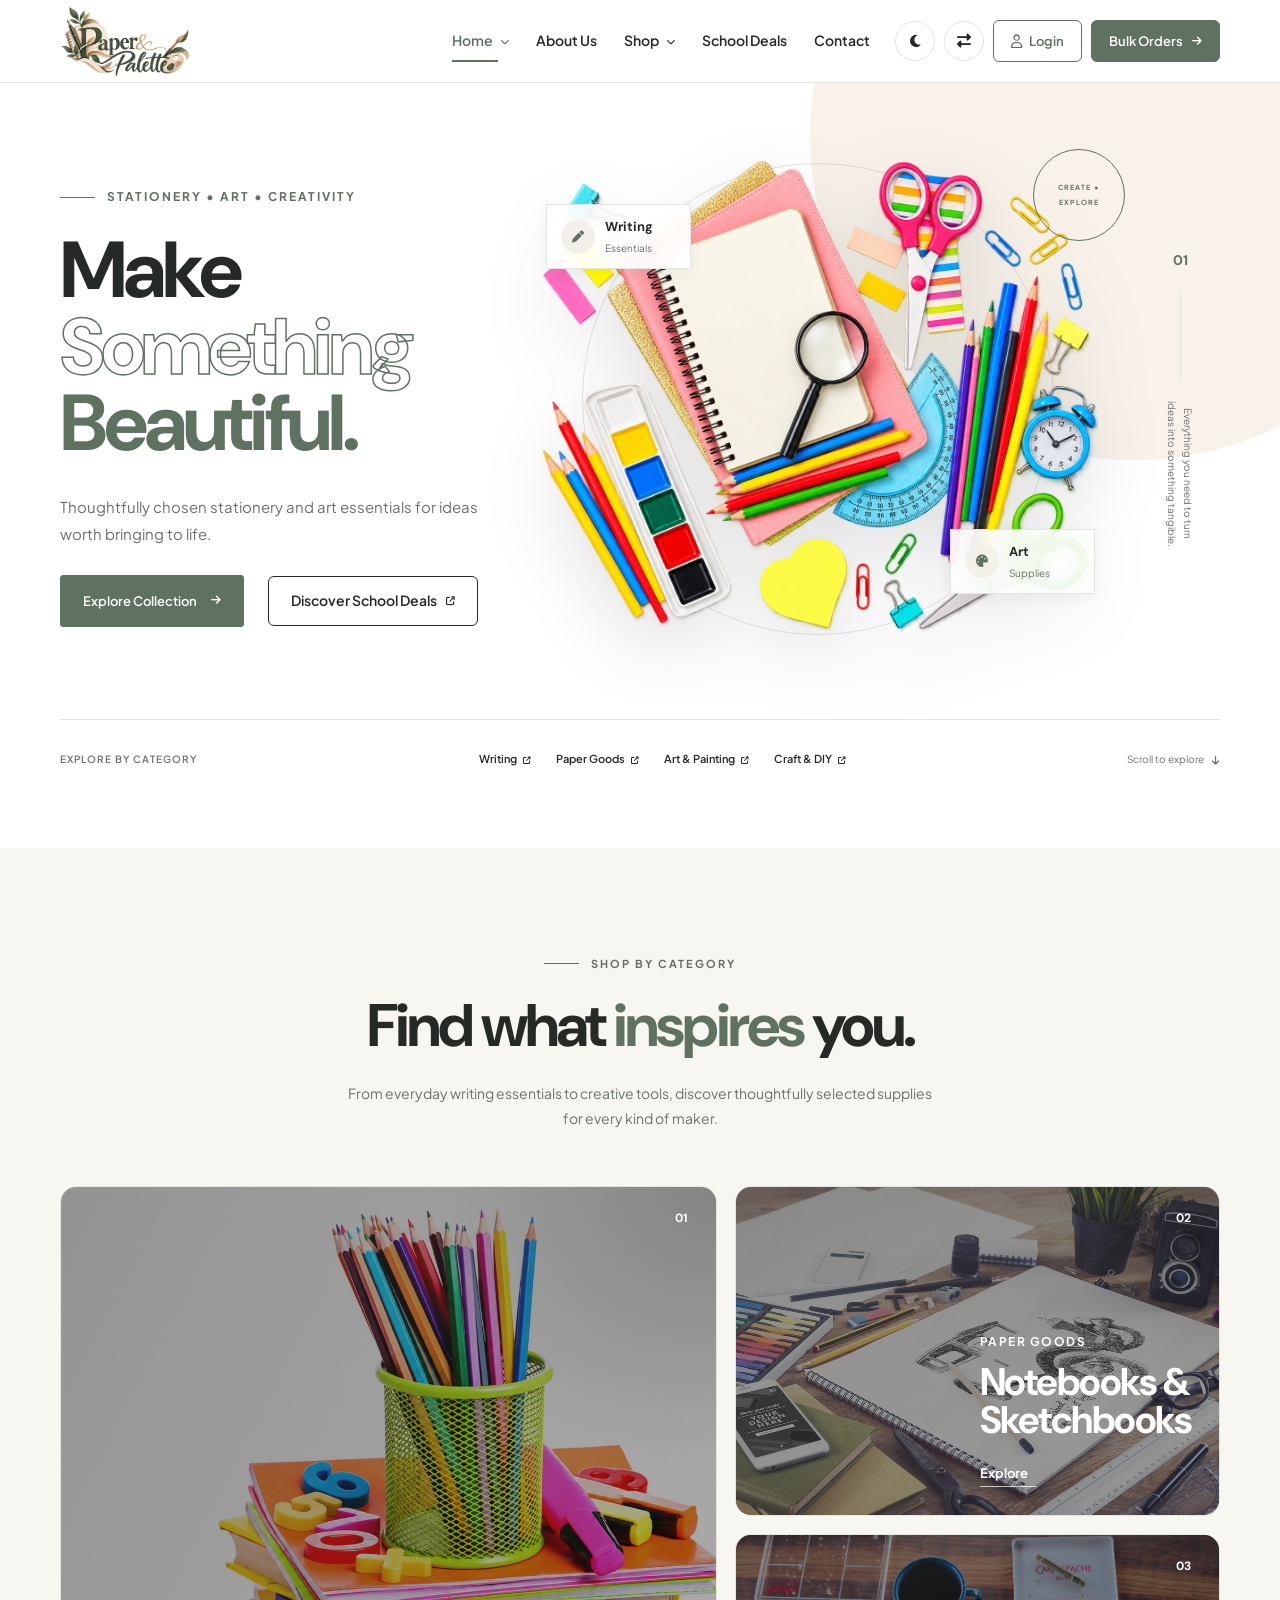
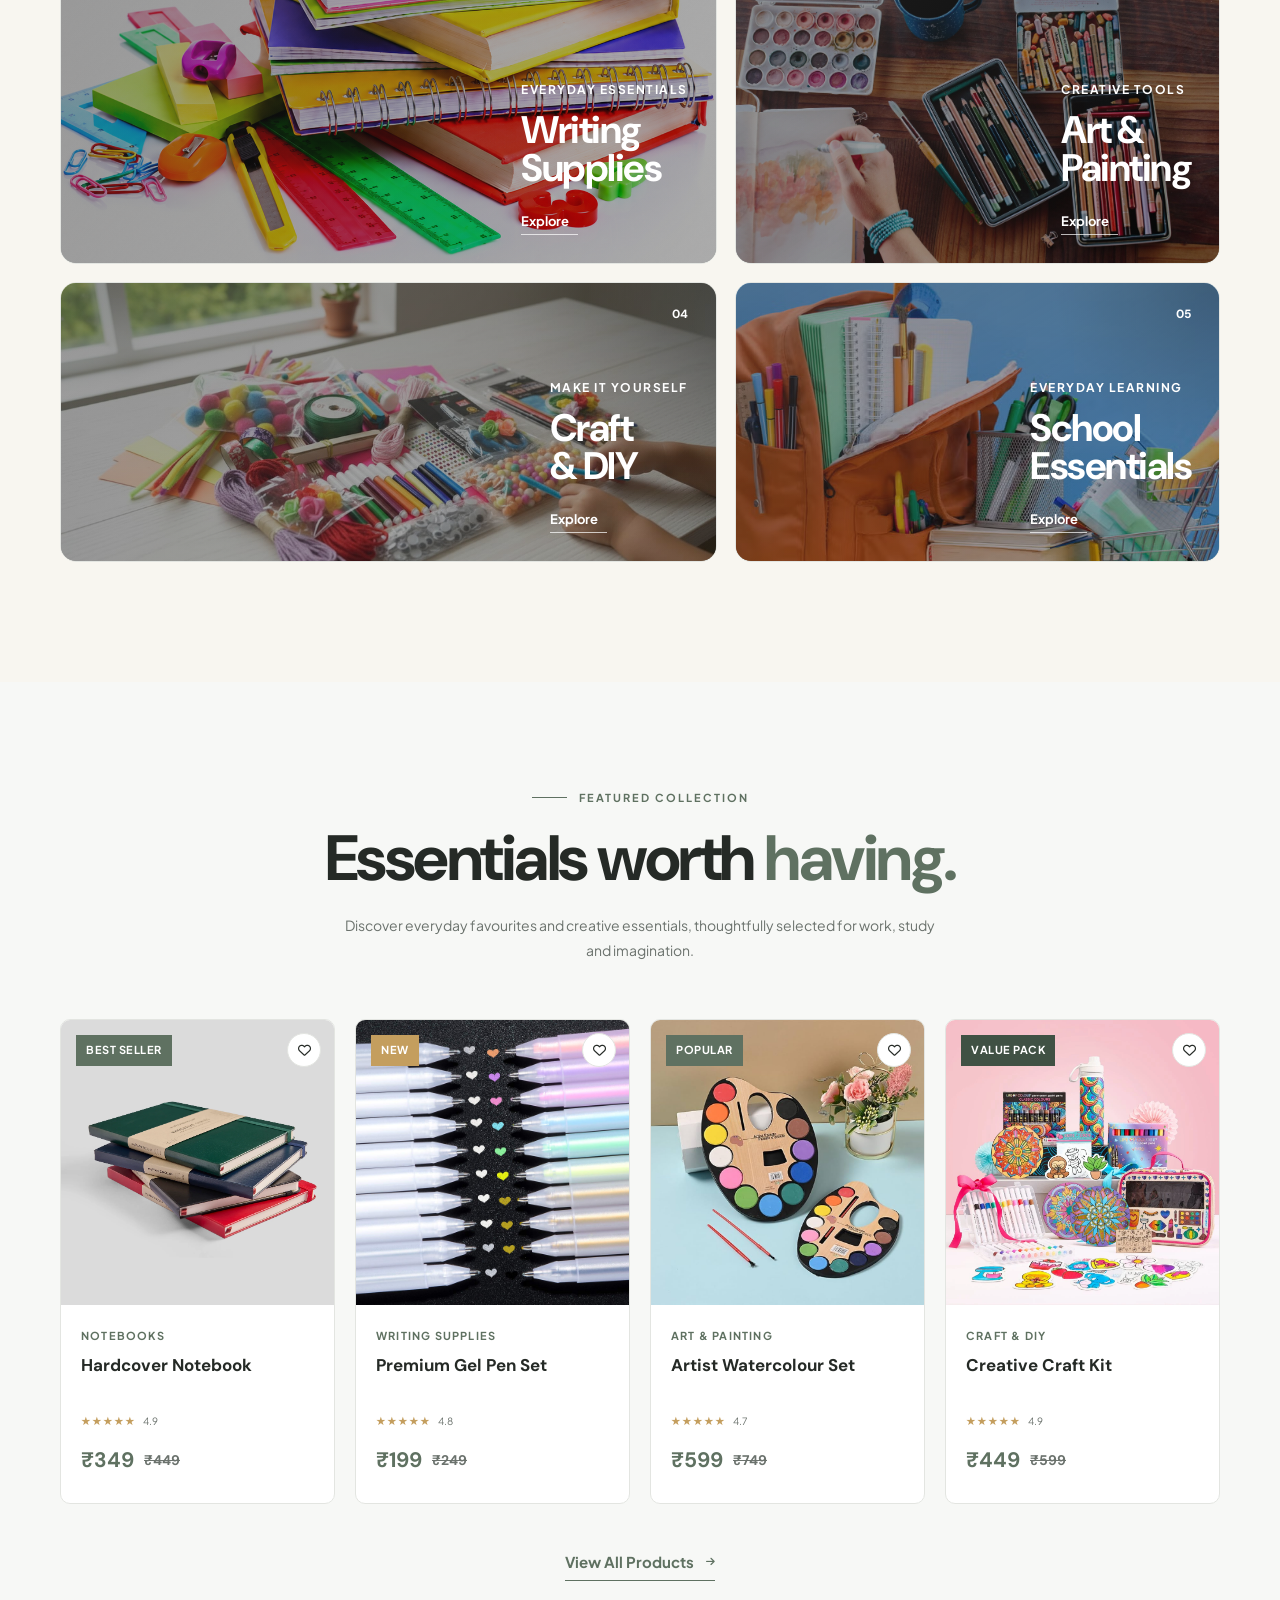
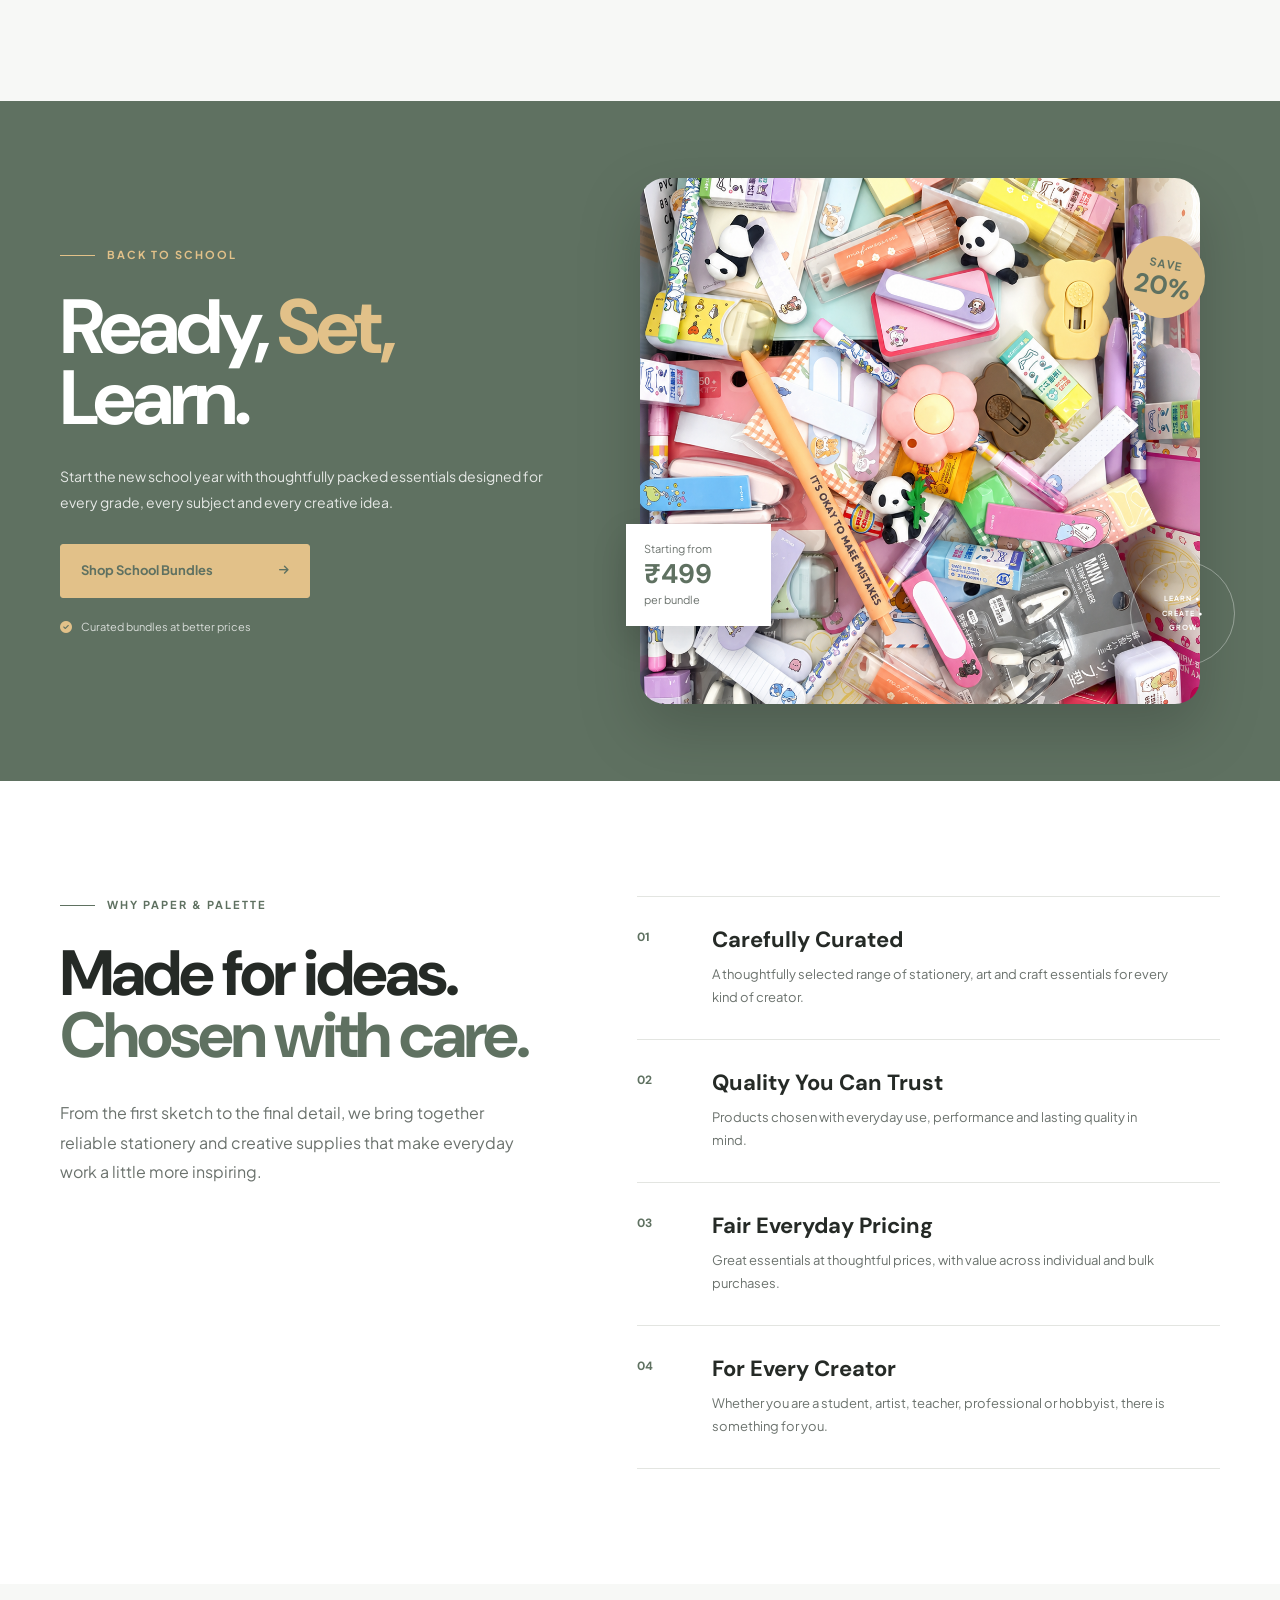
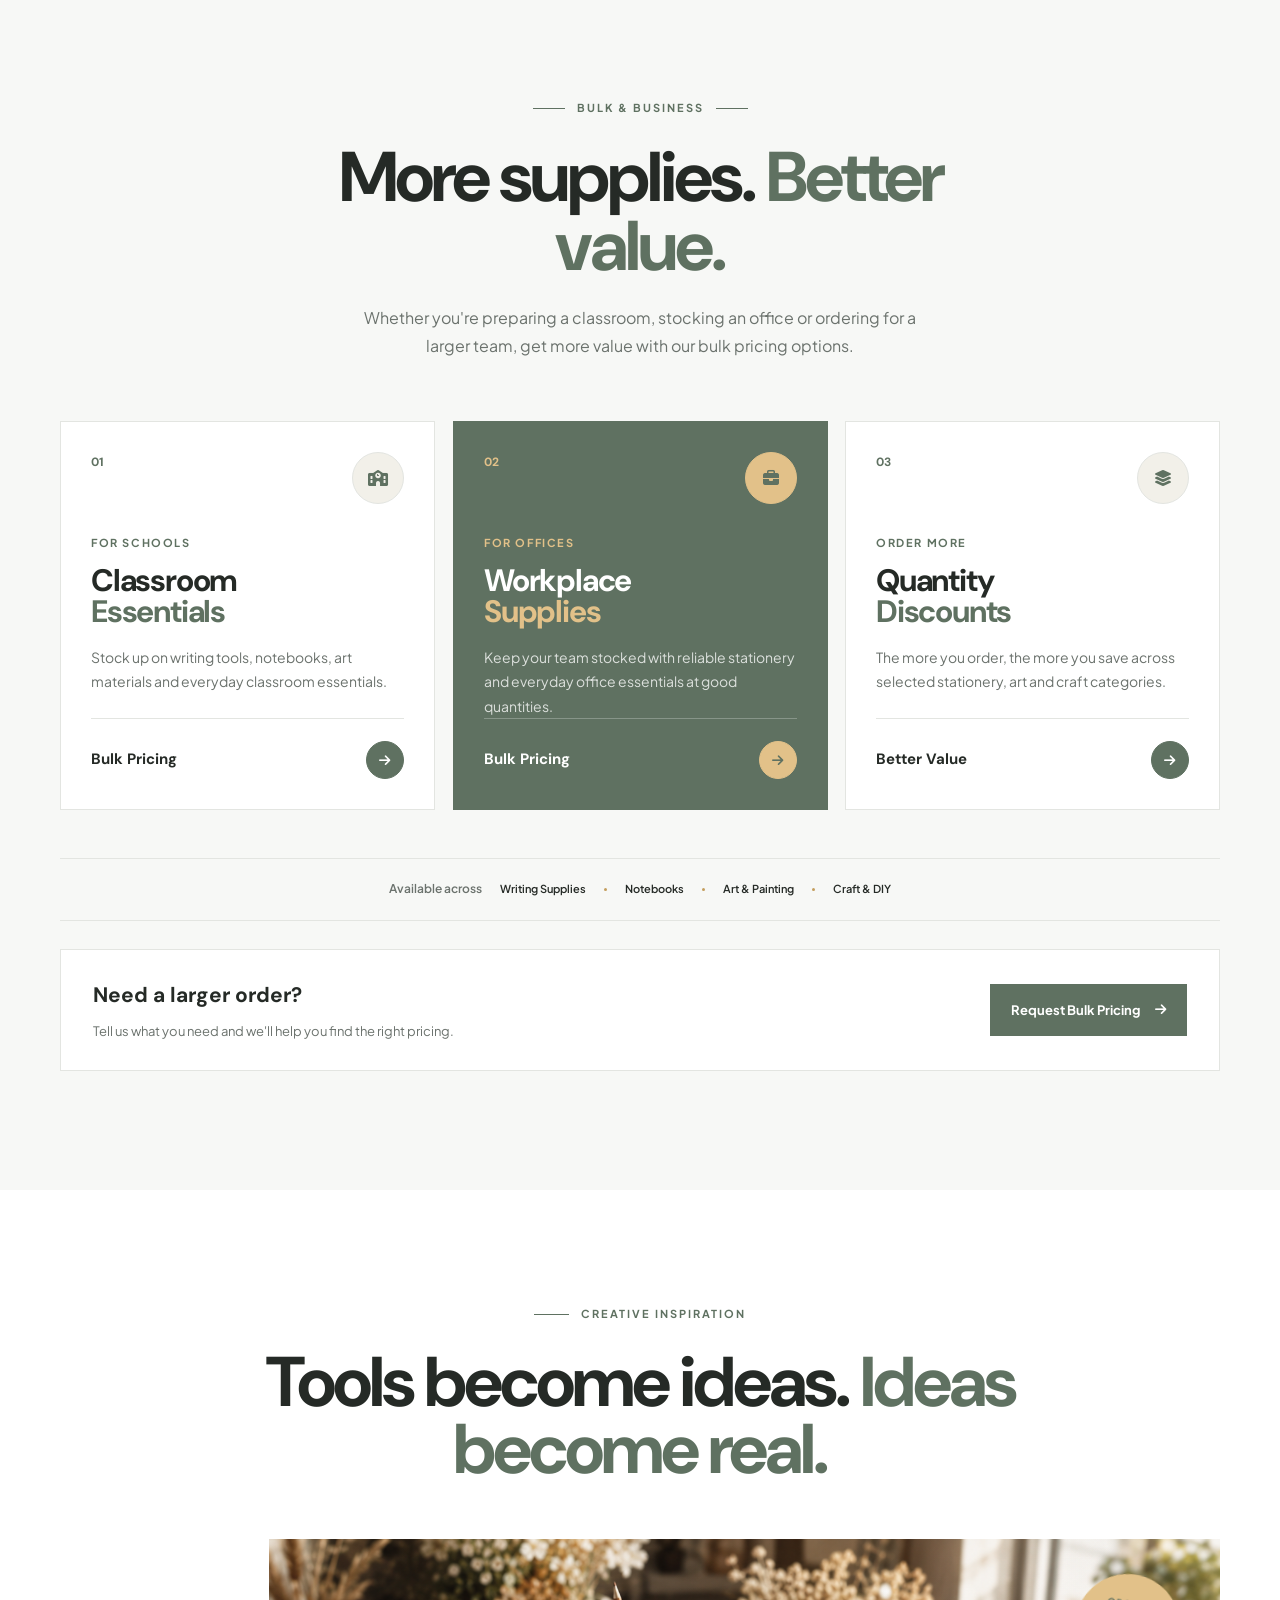
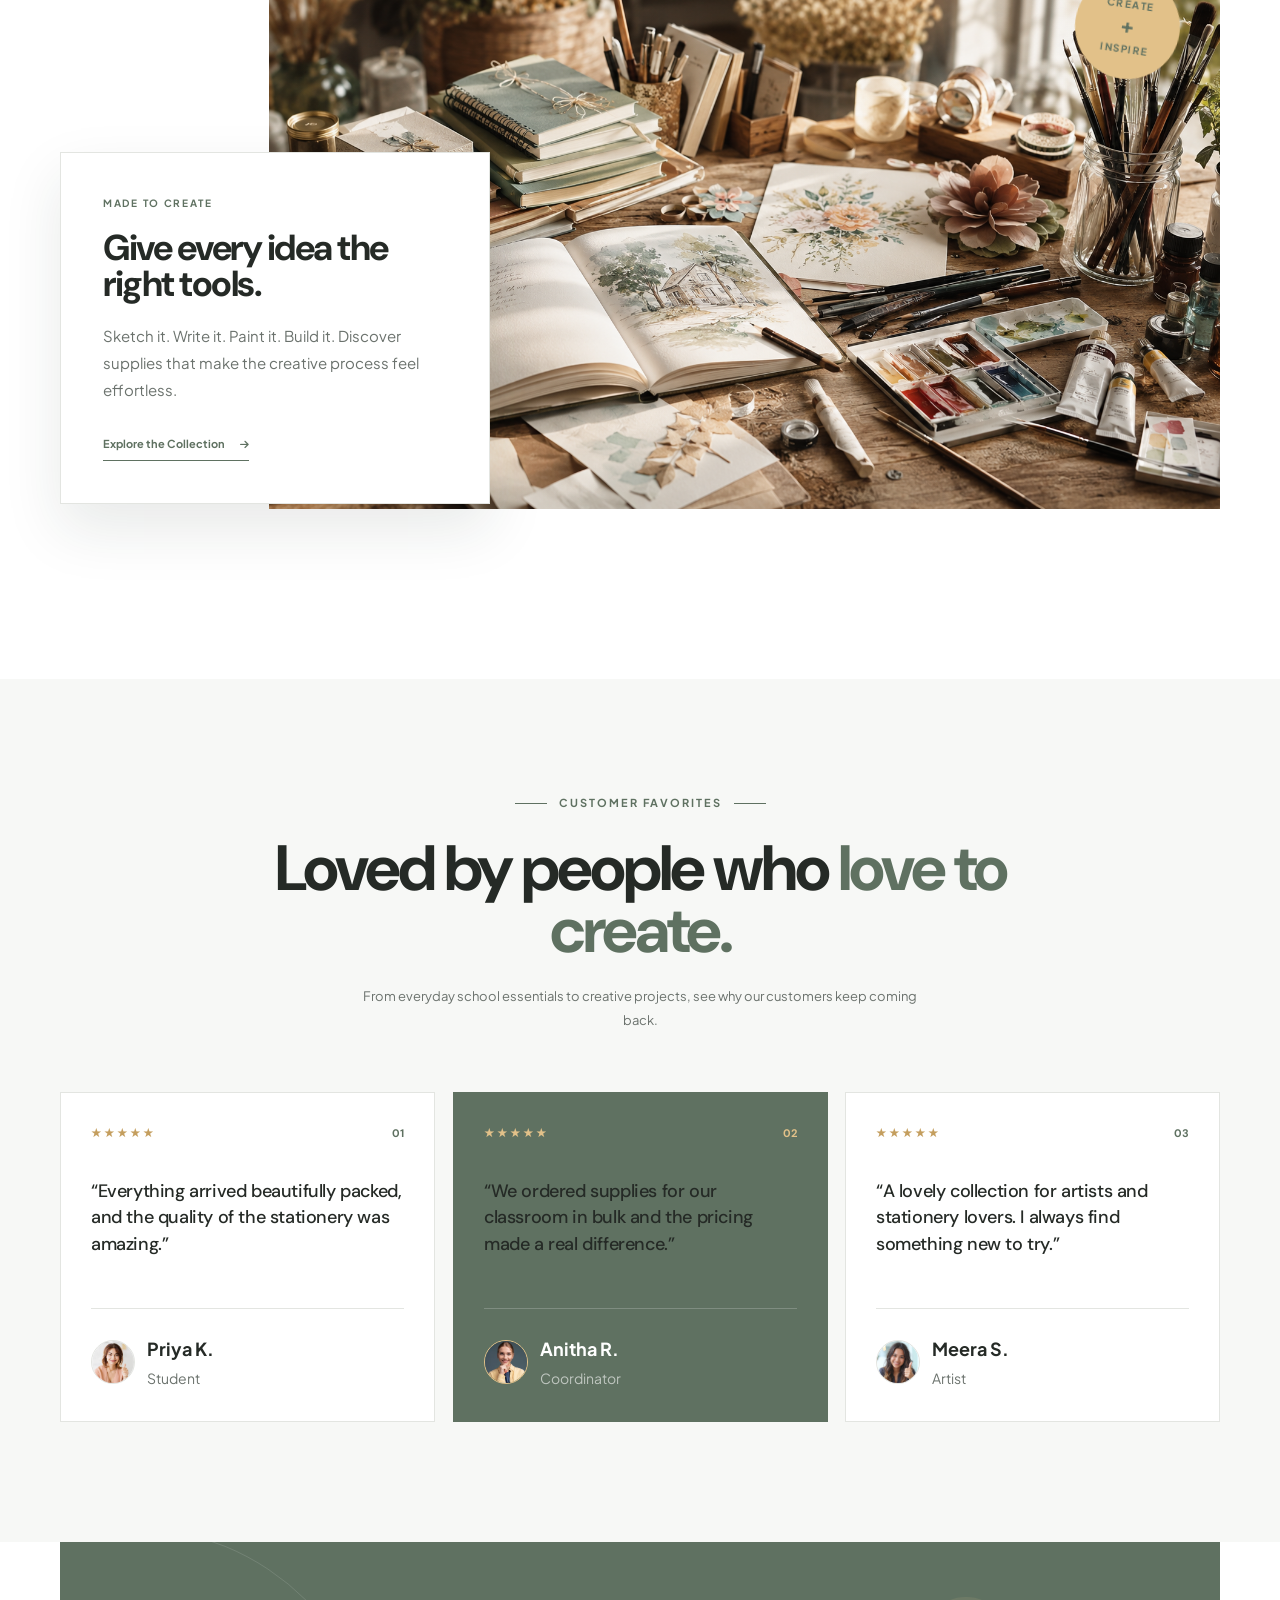
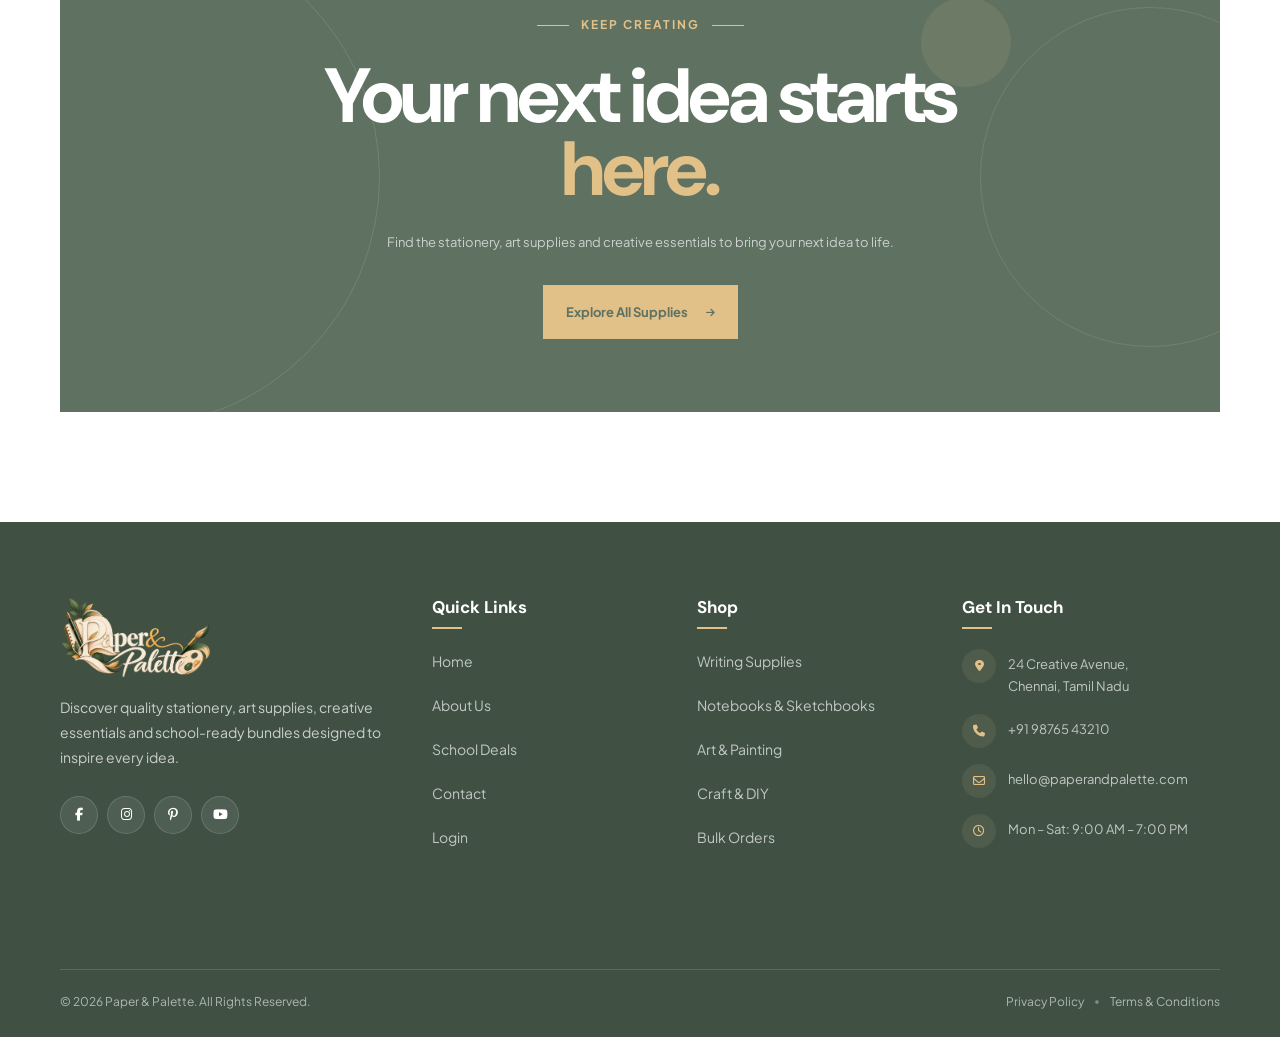
<file: index.html>
<!DOCTYPE html>
<html lang="en">

<head>
    <meta charset="UTF-8">
    <meta name="viewport" content="width=device-width, initial-scale=1.0">

    <title>Paper & Palette</title>

    <!-- SEO -->
    <meta name="description"
        content="Paper & Palette - Shop premium stationery, notebooks, sketchbooks, art supplies, painting materials, and craft kits.">
    <meta name="keywords"
        content="stationery, art supplies, notebooks, sketchbooks, painting supplies, craft kits, school supplies">
    <meta name="author" content="Paper & Palette">

    <!-- Favicon -->
    <link rel="icon" href="images/logo.png" type="image/png">

    <!-- Google Fonts -->
    <link rel="preconnect" href="https://fonts.googleapis.com">
    <link rel="preconnect" href="https://fonts.gstatic.com" crossorigin>

    <link
        href="https://fonts.googleapis.com/css2?family=DM+Sans:wght@400;500;600;700&family=Plus+Jakarta+Sans:wght@400;500;600;700&display=swap"
        rel="stylesheet">

    <!-- Font Awesome -->
    <link rel="stylesheet" href="https://cdnjs.cloudflare.com/ajax/libs/font-awesome/6.5.2/css/all.min.css">

    <!-- Main CSS -->
    <link rel="stylesheet" href="css/style.css">
</head>

<body>

    <script>
        (function () {
            try {
                if (localStorage.getItem("paperPaletteTheme") === "dark") {
                    document.body.classList.add("dark-mode");
                }
                document.body.classList.add("js-anim-ready");
            } catch (error) { }
        })();
    </script>


    <!-- =====================================================
         HEADER
    ====================================================== -->

    <header class="site-header">

        <div class="container">

            <div class="navbar">


                <!-- =================================================
                     LOGO
                ================================================== -->

                <a href="index.html" class="site-logo" aria-label="Paper & Palette Home">

                    <img src="images/logo.png" class="logo-default" alt="Paper & Palette">

                    <img src="images/logo-dark.png" class="logo-light" alt="Paper & Palette">


                </a>


                <!-- =================================================
                     MAIN NAVIGATION
                ================================================== -->

                <nav class="main-nav" id="mainNav" aria-label="Main Navigation">

                    <ul class="nav-list">


                        <!-- =========================
                             HOME
                        ========================== -->

                        <li class="nav-item has-dropdown">

                            <a href="#" class="nav-link dropdown-trigger active">

                                <span>Home</span>

                                <i class="fa-solid fa-chevron-down dropdown-icon"></i>

                            </a>


                            <ul class="nav-dropdown">

                                <li>
                                    <a href="index.html" class="active">
                                        Home 1
                                    </a>
                                </li>

                                <li>
                                    <a href="home-2.html">
                                        Home 2
                                    </a>
                                </li>

                            </ul>

                        </li>


                        <!-- =========================
                             ABOUT US
                        ========================== -->

                        <li class="nav-item">

                            <a href="about.html" class="nav-link">

                                About Us

                            </a>

                        </li>


                        <!-- =========================
                             SHOP
                        ========================== -->

                        <li class="nav-item has-dropdown">

                            <a href="#" class="nav-link dropdown-trigger">

                                <span>Shop</span>

                                <i class="fa-solid fa-chevron-down dropdown-icon"></i>

                            </a>


                            <ul class="nav-dropdown shop-dropdown">


                                <!-- Writing Supplies -->

                                <li>
                                    <a href="writing-supplies.html">

                                        Writing Supplies

                                    </a>
                                </li>


                                <!-- Notebooks -->

                                <li>
                                    <a href="notebooks-sketchbooks.html">

                                        Notebooks &amp; Sketchbooks

                                    </a>
                                </li>


                                <!-- Art & Painting -->

                                <li>
                                    <a href="art-painting.html">

                                        Art &amp; Painting

                                    </a>
                                </li>


                                <!-- Craft & DIY -->

                                <li>
                                    <a href="craft-diy.html">

                                        Craft &amp; DIY

                                    </a>
                                </li>


                            </ul>

                        </li>


                        <!-- =========================
                             SCHOOL DEALS
                        ========================== -->

                        <li class="nav-item">

                            <a href="school-deals.html" class="nav-link">

                                School Deals

                            </a>

                        </li>


                        <!-- =========================
                             CONTACT
                        ========================== -->

                        <li class="nav-item">

                            <a href="contact.html" class="nav-link">

                                Contact

                            </a>

                        </li>

                    </ul>


                    <!-- =================================================
                         MOBILE MENU ACTIONS
                         These appear only inside hamburger menu
                    ================================================== -->

                    <div class="mobile-menu-actions">


                        <!-- =========================
                             DARK MODE
                        ========================== -->

                        <button type="button" class="mobile-action-btn" id="mobileThemeToggle">

                            <span>

                                <i class="fa-solid fa-moon action-icon"></i>

                            </span>

                            <i class="fa-solid fa-chevron-right action-arrow"></i>

                        </button>


                        <!-- =========================
                             RTL MODE
                        ========================== -->

                        <button type="button" class="mobile-action-btn" id="mobileRtlToggle">

                            <span>
                                <i class="fa-solid fa-right-left action-icon"></i>
                            </span>

                        </button>


                        <!-- =========================
                             LOGIN
                        ========================== -->

                        <a href="login.html" class="mobile-login-btn">

                            <span>

                                <i class="fa-regular fa-user action-icon"></i>

                                <span>Login</span>

                            </span>

                            <i class="fa-solid fa-arrow-right action-arrow"></i>

                        </a>


                        <!-- =========================
                             BULK ORDERS
                        ========================== -->

                        <a href="bulk-orders.html" class="mobile-bulk-btn">

                            <span>
                                Bulk Orders
                            </span>

                            <i class="fa-solid fa-arrow-right"></i>

                        </a>


                    </div>

                </nav>


                <!-- =================================================
                     HEADER ACTIONS
                     Desktop only
                ================================================== -->

                <div class="navbar-actions">


                    <!-- Desktop Actions -->

                    <div class="desktop-actions">


                        <!-- Dark Mode -->

                        <button type="button" class="nav-icon-btn" id="themeToggle" aria-label="Toggle Dark Mode"
                            title="Dark Mode">

                            <i class="fa-solid fa-moon"></i>

                        </button>


                        <!-- RTL -->

                        <button type="button" class="nav-icon-btn" id="rtlToggle" aria-label="Toggle RTL Mode"
                            title="RTL Mode">

                            <i class="fa-solid fa-right-left"></i>

                        </button>


                        <!-- Login -->

                        <a href="login.html" class="login-btn">

                            <i class="fa-regular fa-user"></i>

                            <span>
                                Login
                            </span>

                        </a>


                        <!-- Bulk Orders -->

                        <a href="bulk-orders.html" class="bulk-orders-btn">

                            <span>
                                Bulk Orders
                            </span>

                            <i class="fa-solid fa-arrow-right"></i>

                        </a>

                    </div>


                    <!-- =================================================
                         MOBILE MENU TOGGLE
                    ================================================== -->

                    <button type="button" class="menu-toggle" id="menuToggle" aria-label="Open Menu"
                        aria-expanded="false">

                        <span></span>
                        <span></span>
                        <span></span>

                    </button>

                </div>

            </div>

        </div>

    </header>


    <main>

        <!-- =====================================================
     HERO SECTION
====================================================== -->

        <section class="hero-editorial">

            <div class="hero-editorial-bg"></div>

            <div class="container">

                <div class="hero-editorial-layout">


                    <!-- =========================================
                 LEFT / MAIN CONTENT
            ========================================== -->

                    <div class="hero-editorial-content">

                        <div class="hero-eyebrow">
                            <span class="eyebrow-line"></span>

                            <span>
                                Stationery • Art • Creativity
                            </span>
                        </div>


                        <h1 class="hero-title">

                            Make

                            <span class="title-outline">
                                Something
                            </span>

                            <strong>
                                Beautiful.
                            </strong>

                        </h1>


                        <p class="hero-description">

                            Thoughtfully chosen stationery and art
                            essentials for ideas worth bringing to life.

                        </p>


                        <div class="hero-actions">

                            <a href="writing-supplies.html" class="hero-main-btn">

                                Explore Collection

                                <i class="fa-solid fa-arrow-right"></i>

                            </a>


                            <a href="school-deals.html" class="hero-text-link">

                                Discover School Deals

                                <i class="fa-solid fa-arrow-up-right-from-square"></i>

                            </a>

                        </div>

                    </div>


                    <!-- =========================================
                 CENTER / CREATIVE VISUAL
            ========================================== -->

                    <div class="hero-visual">

                        <!-- Main Product Image -->

                        <div class="hero-image-wrap">

                            <img src="images/hero-stationery.png" alt="Paper and Palette stationery and art supplies"
                                class="hero-main-image">

                        </div>


                        <!-- Floating Category Label -->

                        <div class="hero-floating-card hero-card-one">

                            <span class="floating-icon">
                                <i class="fa-solid fa-pen"></i>
                            </span>

                            <div>
                                <strong>
                                    Writing
                                </strong>

                                <small>
                                    Essentials
                                </small>
                            </div>

                        </div>


                        <div class="hero-floating-card hero-card-two">

                            <span class="floating-icon">
                                <i class="fa-solid fa-palette"></i>
                            </span>

                            <div>
                                <strong>
                                    Art
                                </strong>

                                <small>
                                    Supplies
                                </small>
                            </div>

                        </div>


                        <!-- Decorative Circle -->

                        <div class="hero-circle">

                            <span>
                                CREATE
                            </span>

                            <span>
                                •
                            </span>

                            <span>
                                EXPLORE
                            </span>

                        </div>

                    </div>


                    <!-- =========================================
                 RIGHT SIDE VERTICAL INFO
            ========================================== -->

                    <div class="hero-side-info">

                        <span class="hero-side-number">
                            01
                        </span>

                        <span class="hero-side-line"></span>

                        <p>
                            Everything you need
                            to turn ideas into
                            something tangible.
                        </p>

                    </div>

                </div>


                <!-- =========================================
             BOTTOM CATEGORY STRIP
        ========================================== -->

                <div class="hero-bottom">

                    <span class="hero-bottom-label">
                        Explore by category
                    </span>


                    <div class="hero-category-links">

                        <a href="writing-supplies.html">
                            Writing
                            <i class="fa-solid fa-arrow-up-right-from-square"></i>
                        </a>

                        <a href="notebooks-sketchbooks.html">
                            Paper Goods
                            <i class="fa-solid fa-arrow-up-right-from-square"></i>
                        </a>

                        <a href="art-painting.html">
                            Art &amp; Painting
                            <i class="fa-solid fa-arrow-up-right-from-square"></i>
                        </a>

                        <a href="craft-diy.html">
                            Craft &amp; DIY
                            <i class="fa-solid fa-arrow-up-right-from-square"></i>
                        </a>

                    </div>


                    <span class="hero-bottom-scroll">
                        Scroll to explore
                        <i class="fa-solid fa-arrow-down"></i>
                    </span>

                </div>

            </div>

        </section>


        <!-- =====================================================
     SHOP BY CATEGORY
====================================================== -->

        <section class="categories-section">

            <div class="container">

                <div class="categories-heading">

                    <div class="categories-label">
                        <span></span>
                        SHOP BY CATEGORY
                    </div>

                    <div class="categories-intro">

                        <h2>
                            Find what
                            <em>inspires</em>
                            you.
                        </h2>

                        <p>
                            From everyday writing essentials to creative tools,
                            discover thoughtfully selected supplies for every
                            kind of maker.
                        </p>

                    </div>

                </div>

                <!-- Category Grid -->
                <div class="categories-grid">


                    <!-- Writing Supplies -->
                    <a href="writing-supplies.html" class="category-card category-large">

                        <div class="category-number">
                            01
                        </div>

                        <div class="category-content">

                            <span>
                                Everyday Essentials
                            </span>

                            <h3>
                                Writing<br>
                                Supplies
                            </h3>

                            <div class="category-link">
                                Explore
                                <i class="fa-solid fa-arrow-up-right"></i>
                            </div>

                        </div>

                        <div class="category-image">

                            <img src="images/category-writing.png" alt="Writing supplies">

                        </div>

                    </a>


                    <!-- Notebooks -->
                    <a href="notebooks-sketchbooks.html" class="category-card category-art">

                        <div class="category-number">
                            02
                        </div>

                        <div class="category-content">

                            <span>
                                Paper Goods
                            </span>

                            <h3>
                                Notebooks &amp;<br>
                                Sketchbooks
                            </h3>

                            <div class="category-link">
                                Explore
                                <i class="fa-solid fa-arrow-up-right"></i>
                            </div>

                        </div>

                        <div class="category-image">

                            <img src="images/category-notebooks.png" alt="Notebooks and sketchbooks">

                        </div>

                    </a>


                    <!-- Art & Painting -->
                    <a href="art-painting.html" class="category-card category-art">

                        <div class="category-number">
                            03
                        </div>

                        <div class="category-content">

                            <span>
                                Creative Tools
                            </span>

                            <h3>
                                Art &amp;<br>
                                Painting
                            </h3>

                            <div class="category-link">
                                Explore
                                <i class="fa-solid fa-arrow-up-right"></i>
                            </div>

                        </div>

                        <div class="category-image">

                            <img src="images/category-art.jpg" alt="Art and painting supplies">

                        </div>

                    </a>


                    <!-- Craft -->
                    <a href="craft-diy.html" class="category-card category-craft">

                        <div class="category-number">
                            04
                        </div>

                        <div class="category-content">

                            <span>
                                Make It Yourself
                            </span>

                            <h3>
                                Craft<br>
                                &amp; DIY
                            </h3>

                            <div class="category-link">
                                Explore
                                <i class="fa-solid fa-arrow-up-right"></i>
                            </div>

                        </div>

                        <div class="category-image">

                            <img src="images/category-craft.png" alt="Craft and DIY supplies">

                        </div>

                    </a>

                    <a href="school-deals.html" class="category-card category-art">


                        <div class="category-number">
                            05
                        </div>

                        <div class="category-content">

                            <span>
                                Everyday Learning
                            </span>

                            <h3>
                                School<br>
                                Essentials
                            </h3>

                            <div class="category-link">
                                Explore
                                <i class="fa-solid fa-arrow-up-right"></i>
                            </div>

                        </div>

                        <div class="category-image">

                            <img src="images/category-school.png" alt="School essentials">

                        </div>

                    </a>

                </div>

            </div>

        </section>


        <!-- =====================================================
     FEATURED PRODUCTS
====================================================== -->

        <section class="featured-products-section">

            <div class="container">

                <!-- Section Heading -->

                <div class="section-heading text-center">

                    <div class="section-label">
                        Featured Collection
                    </div>

                    <h2>
                        Essentials worth
                        <em>having.</em>
                    </h2>

                    <p>
                        Discover everyday favourites and creative essentials,
                        thoughtfully selected for work, study and imagination.
                    </p>

                </div>


                <!-- Products Grid -->

                <div class="featured-products-grid">


                    <!-- Product 01 -->

                    <article class="product-card">

                        <div class="product-image-wrap">

                            <span class="product-badge">
                                Best Seller
                            </span>

                            <button type="button" class="product-wishlist" aria-label="Add to wishlist">

                                <i class="fa-regular fa-heart"></i>

                            </button>

                            <img src="images/product-notebook.jpg" alt="Premium hardcover notebook">

                        </div>


                        <div class="product-info">

                            <span class="product-category">
                                Notebooks
                            </span>

                            <h3>
                                Hardcover Notebook
                            </h3>

                            <div class="product-rating">

                                <span class="stars">
                                    ★★★★★
                                </span>

                                <span>
                                    4.9
                                </span>

                            </div>

                            <div class="product-price">

                                <strong>
                                    ₹349
                                </strong>

                                <del>
                                    ₹449
                                </del>

                            </div>

                        </div>

                    </article>


                    <!-- Product 02 -->

                    <article class="product-card">

                        <div class="product-image-wrap">

                            <span class="product-badge product-new">
                                New
                            </span>

                            <button type="button" class="product-wishlist" aria-label="Add to wishlist">

                                <i class="fa-regular fa-heart"></i>

                            </button>

                            <img src="images/product-pens.jpg" alt="Premium writing pen set">

                        </div>


                        <div class="product-info">

                            <span class="product-category">
                                Writing Supplies
                            </span>

                            <h3>
                                Premium Gel Pen Set
                            </h3>

                            <div class="product-rating">

                                <span class="stars">
                                    ★★★★★
                                </span>

                                <span>
                                    4.8
                                </span>

                            </div>

                            <div class="product-price">

                                <strong>
                                    ₹199
                                </strong>

                                <del>
                                    ₹249
                                </del>

                            </div>

                        </div>

                    </article>


                    <!-- Product 03 -->

                    <article class="product-card">

                        <div class="product-image-wrap">

                            <span class="product-badge">
                                Popular
                            </span>

                            <button type="button" class="product-wishlist" aria-label="Add to wishlist">

                                <i class="fa-regular fa-heart"></i>

                            </button>

                            <img src="images/product-paint.jpg" alt="Watercolour paint set">

                        </div>


                        <div class="product-info">

                            <span class="product-category">
                                Art &amp; Painting
                            </span>

                            <h3>
                                Artist Watercolour Set
                            </h3>

                            <div class="product-rating">

                                <span class="stars">
                                    ★★★★★
                                </span>

                                <span>
                                    4.7
                                </span>

                            </div>

                            <div class="product-price">

                                <strong>
                                    ₹599
                                </strong>

                                <del>
                                    ₹749
                                </del>

                            </div>

                        </div>

                    </article>


                    <!-- Product 04 -->

                    <article class="product-card">

                        <div class="product-image-wrap">

                            <span class="product-badge product-value">
                                Value Pack
                            </span>

                            <button type="button" class="product-wishlist" aria-label="Add to wishlist">

                                <i class="fa-regular fa-heart"></i>

                            </button>

                            <img src="images/product-craftkit.jpg" alt="Creative craft kit">

                        </div>


                        <div class="product-info">

                            <span class="product-category">
                                Craft &amp; DIY
                            </span>

                            <h3>
                                Creative Craft Kit
                            </h3>

                            <div class="product-rating">

                                <span class="stars">
                                    ★★★★★
                                </span>

                                <span>
                                    4.9
                                </span>

                            </div>

                            <div class="product-price">

                                <strong>
                                    ₹449
                                </strong>

                                <del>
                                    ₹599
                                </del>

                            </div>

                        </div>

                    </article>

                </div>


                <!-- View All -->

                <div class="featured-products-footer">

                    <a href="shop.html" class="view-all-products">

                        View All Products

                        <i class="fa-solid fa-arrow-right"></i>

                    </a>

                </div>

            </div>

        </section>

        <!-- =====================================================
     BACK TO SCHOOL BUNDLES
====================================================== -->

        <section class="school-bundle-section">

            <div class="container">

                <div class="school-bundle-layout">


                    <!-- =========================================
                 LEFT CONTENT
            ========================================== -->

                    <div class="school-bundle-content">

                        <div class="school-bundle-label">

                            <span></span>

                            BACK TO SCHOOL

                        </div>


                        <h2 class="school-bundle-title">

                            Ready,
                            <em>Set,</em>
                            Learn.

                        </h2>


                        <p class="school-bundle-description">

                            Start the new school year with thoughtfully
                            packed essentials designed for every grade,
                            every subject and every creative idea.

                        </p>


                        <a href="school-deals.html" class="school-bundle-button">

                            <span>
                                Shop School Bundles
                            </span>

                            <i class="fa-solid fa-arrow-right"></i>

                        </a>


                        <!-- Small Info -->

                        <div class="school-bundle-note">

                            <i class="fa-solid fa-circle-check"></i>

                            <span>
                                Curated bundles at better prices
                            </span>

                        </div>

                    </div>


                    <!-- =========================================
                 RIGHT VISUAL
            ========================================== -->

                    <div class="school-bundle-visual">


                        <!-- Main Bundle Image -->

                        <div class="school-bundle-main-image">

                            <img src="images/school-bundle.png" alt="Back to school stationery bundle">

                        </div>


                        <!-- Floating Price Card -->

                        <div class="school-bundle-price-card">

                            <span>
                                Starting from
                            </span>

                            <strong>
                                ₹499
                            </strong>

                            <small>
                                per bundle
                            </small>

                        </div>


                        <!-- Floating Badge -->

                        <div class="school-bundle-badge">

                            <span>
                                SAVE
                            </span>

                            <strong>
                                20%
                            </strong>

                        </div>


                        <!-- Decorative Circle -->

                        <div class="school-bundle-circle">

                            <span>
                                LEARN
                            </span>

                            <span>
                                •
                            </span>

                            <span>
                                CREATE
                            </span>

                            <span>
                                •
                            </span>

                            <span>
                                GROW
                            </span>

                        </div>

                    </div>

                </div>

            </div>

        </section>

        <!-- =====================================================
     WHY PAPER & PALETTE
====================================================== -->

        <section class="trust-section">

            <div class="container">

                <div class="trust-layout">


                    <!-- =========================================
                 LEFT CONTENT
            ========================================== -->

                    <div class="trust-intro">

                        <div class="trust-label">

                            <span></span>

                            WHY PAPER &amp; PALETTE

                        </div>


                        <h2 class="trust-title">

                            Made for ideas.
                            <em>Chosen with care.</em>

                        </h2>


                        <p class="trust-description">

                            From the first sketch to the final detail,
                            we bring together reliable stationery and
                            creative supplies that make everyday work
                            a little more inspiring.

                        </p>

                    </div>


                    <!-- =========================================
                 RIGHT BENEFITS
            ========================================== -->

                    <div class="trust-points">


                        <!-- Point 01 -->

                        <div class="trust-point">

                            <span class="trust-point-number">
                                01
                            </span>

                            <div class="trust-point-content">

                                <h3>
                                    Carefully Curated
                                </h3>

                                <p>
                                    A thoughtfully selected range of
                                    stationery, art and craft essentials
                                    for every kind of creator.
                                </p>

                            </div>

                            <i class="fa-solid fa-arrow-up-right"></i>

                        </div>


                        <!-- Point 02 -->

                        <div class="trust-point">

                            <span class="trust-point-number">
                                02
                            </span>

                            <div class="trust-point-content">

                                <h3>
                                    Quality You Can Trust
                                </h3>

                                <p>
                                    Products chosen with everyday use,
                                    performance and lasting quality in mind.
                                </p>

                            </div>

                            <i class="fa-solid fa-arrow-up-right"></i>

                        </div>


                        <!-- Point 03 -->

                        <div class="trust-point">

                            <span class="trust-point-number">
                                03
                            </span>

                            <div class="trust-point-content">

                                <h3>
                                    Fair Everyday Pricing
                                </h3>

                                <p>
                                    Great essentials at thoughtful prices,
                                    with value across individual and bulk
                                    purchases.
                                </p>

                            </div>

                            <i class="fa-solid fa-arrow-up-right"></i>

                        </div>


                        <!-- Point 04 -->

                        <div class="trust-point">

                            <span class="trust-point-number">
                                04
                            </span>

                            <div class="trust-point-content">

                                <h3>
                                    For Every Creator
                                </h3>

                                <p>
                                    Whether you are a student, artist,
                                    teacher, professional or hobbyist,
                                    there is something for you.
                                </p>

                            </div>

                            <i class="fa-solid fa-arrow-up-right"></i>

                        </div>

                    </div>

                </div>

            </div>

        </section>

        <!-- =====================================================
     BULK & BUSINESS SUPPLY
====================================================== -->

        <section class="bulk-showcase-section">

            <div class="container">

                <!-- Section Heading -->

                <div class="bulk-showcase-heading">

                    <div class="bulk-showcase-label">

                        <span></span>

                        BULK &amp; BUSINESS

                        <span></span>

                    </div>

                    <h2 class="bulk-showcase-title">

                        More supplies.
                        <em>Better value.</em>

                    </h2>

                    <p class="bulk-showcase-description">

                        Whether you're preparing a classroom, stocking
                        an office or ordering for a larger team, get
                        more value with our bulk pricing options.

                    </p>

                </div>


                <!-- =================================================
             BULK CARDS
        ================================================== -->

                <div class="bulk-showcase-grid">


                    <!-- Schools -->

                    <div class="bulk-showcase-card">

                        <div class="bulk-card-top">

                            <span class="bulk-card-number">
                                01
                            </span>

                            <div class="bulk-card-icon">

                                <i class="fa-solid fa-school"></i>

                            </div>

                        </div>


                        <span class="bulk-card-label">
                            FOR SCHOOLS
                        </span>


                        <h3>
                            Classroom
                            <span>Essentials</span>
                        </h3>


                        <p>
                            Stock up on writing tools, notebooks,
                            art materials and everyday classroom
                            essentials.
                        </p>


                        <div class="bulk-card-footer">

                            <strong>
                                Bulk Pricing
                            </strong>

                            <a href="bulk-orders.html" aria-label="School bulk pricing">

                                <i class="fa-solid fa-arrow-right"></i>

                            </a>

                        </div>

                    </div>


                    <!-- Offices -->

                    <div class="bulk-showcase-card bulk-card-featured">

                        <div class="bulk-card-top">

                            <span class="bulk-card-number">
                                02
                            </span>

                            <div class="bulk-card-icon">

                                <i class="fa-solid fa-briefcase"></i>

                            </div>

                        </div>


                        <span class="bulk-card-label">
                            FOR OFFICES
                        </span>


                        <h3>
                            Workplace
                            <span>Supplies</span>
                        </h3>


                        <p>
                            Keep your team stocked with reliable
                            stationery and everyday office essentials
                            at good quantities.
                        </p>


                        <div class="bulk-card-footer">

                            <strong>
                                Bulk Pricing
                            </strong>

                            <a href="bulk-orders.html" aria-label="Office bulk pricing">

                                <i class="fa-solid fa-arrow-right"></i>

                            </a>

                        </div>

                    </div>


                    <!-- Quantity Discounts -->

                    <div class="bulk-showcase-card">

                        <div class="bulk-card-top">

                            <span class="bulk-card-number">
                                03
                            </span>

                            <div class="bulk-card-icon">

                                <i class="fa-solid fa-layer-group"></i>

                            </div>

                        </div>


                        <span class="bulk-card-label">
                            ORDER MORE
                        </span>


                        <h3>
                            Quantity
                            <span>Discounts</span>
                        </h3>


                        <p>
                            The more you order, the more you save
                            across selected stationery, art and
                            craft categories.
                        </p>


                        <div class="bulk-card-footer">

                            <strong>
                                Better Value
                            </strong>

                            <a href="bulk-orders.html" aria-label="Quantity discounts">

                                <i class="fa-solid fa-arrow-right"></i>

                            </a>

                        </div>

                    </div>

                </div>


                <!-- =================================================
             AVAILABLE CATEGORIES
        ================================================== -->

                <div class="bulk-category-bar">

                    <span class="bulk-category-intro">
                        Available across
                    </span>

                    <a href="writing-supplies.html">
                        Writing Supplies
                    </a>

                    <span class="bulk-category-divider"></span>

                    <a href="notebooks-sketchbooks.html">
                        Notebooks
                    </a>

                    <span class="bulk-category-divider"></span>

                    <a href="art-painting.html">
                        Art &amp; Painting
                    </a>

                    <span class="bulk-category-divider"></span>

                    <a href="craft-diy.html">
                        Craft &amp; DIY
                    </a>

                </div>


                <!-- =================================================
             CTA
        ================================================== -->

                <div class="bulk-showcase-cta">

                    <div>

                        <strong>
                            Need a larger order?
                        </strong>

                        <span>
                            Tell us what you need and we'll help
                            you find the right pricing.
                        </span>

                    </div>

                    <a href="bulk-orders.html">

                        Request Bulk Pricing

                        <i class="fa-solid fa-arrow-right"></i>

                    </a>

                </div>

            </div>

        </section>

        <!-- =====================================================
     CREATIVE INSPIRATION
====================================================== -->

        <section class="creative-inspiration-section">

            <div class="container">

                <!-- Heading -->

                <div class="creative-inspiration-heading">

                    <div class="creative-inspiration-label">
                        <span></span>
                        CREATIVE INSPIRATION
                    </div>

                    <h2>
                        Tools become ideas.
                        <em>Ideas become real.</em>
                    </h2>

                </div>


                <!-- Main Visual -->

                <div class="creative-inspiration-stage">


                    <!-- Main Image -->

                    <div class="creative-inspiration-image">

                        <img src="images/creative-inspiration.jpg"
                            alt="Stationery and art supplies arranged creatively">

                    </div>


                    <!-- Floating Content -->

                    <div class="creative-inspiration-panel">

                        <span class="creative-inspiration-panel-label">
                            MADE TO CREATE
                        </span>

                        <h3>
                            Give every idea
                            the right tools.
                        </h3>

                        <p>
                            Sketch it. Write it. Paint it. Build it.
                            Discover supplies that make the creative
                            process feel effortless.
                        </p>

                        <a href="shop.html" class="creative-inspiration-button">

                            Explore the Collection

                            <i class="fa-solid fa-arrow-right"></i>

                        </a>

                    </div>


                    <!-- Floating Round Badge -->

                    <div class="creative-inspiration-badge">

                        <span>
                            CREATE
                        </span>

                        <strong>
                            +
                        </strong>

                        <span>
                            INSPIRE
                        </span>

                    </div>

                </div>

            </div>

        </section>

        <!-- =====================================================
     CUSTOMER FAVORITES
====================================================== -->

        <section class="customer-favorites-section">

            <div class="container">

                <!-- Heading -->

                <div class="customer-favorites-heading">

                    <div class="customer-favorites-label">

                        <span></span>

                        CUSTOMER FAVORITES

                        <span></span>

                    </div>

                    <h2>
                        Loved by people
                        who <em>love to create.</em>
                    </h2>

                    <p>
                        From everyday school essentials to creative
                        projects, see why our customers keep coming back.
                    </p>

                </div>


                <!-- Testimonials -->

                <div class="customer-favorites-grid">


                    <!-- Review 01 -->

                    <article class="customer-review-card">

                        <div class="customer-review-top">

                            <div class="customer-review-stars">
                                ★★★★★
                            </div>

                            <span class="customer-review-number">
                                01
                            </span>

                        </div>

                        <blockquote>
                            “Everything arrived beautifully packed,
                            and the quality of the stationery was amazing.”
                        </blockquote>

                        <div class="customer-review-author">

                            <div class="customer-author-avatar">
                                <img src="images/customer-01.jpg" alt="Priya K.">
                            </div>

                            <div>
                                <strong>
                                    Priya K.
                                </strong>

                                <span>
                                    Student
                                </span>
                            </div>

                        </div>

                    </article>


                    <!-- Review 02 -->

                    <article class="customer-review-card customer-review-featured">

                        <div class="customer-review-top">

                            <div class="customer-review-stars">
                                ★★★★★
                            </div>

                            <span class="customer-review-number">
                                02
                            </span>

                        </div>

                        <blockquote>
                            “We ordered supplies for our classroom
                            in bulk and the pricing made a real
                            difference.”
                        </blockquote>

                        <div class="customer-review-author">

                            <div class="customer-author-avatar">
                                <img src="images/customer-02.jpg" alt="Anitha R.">
                            </div>

                            <div>
                                <strong>
                                    Anitha R.
                                </strong>

                                <span>
                                    Coordinator
                                </span>
                            </div>

                        </div>

                    </article>


                    <!-- Review 03 -->

                    <article class="customer-review-card">

                        <div class="customer-review-top">

                            <div class="customer-review-stars">
                                ★★★★★
                            </div>

                            <span class="customer-review-number">
                                03
                            </span>

                        </div>

                        <blockquote>
                            “A lovely collection for artists and
                            stationery lovers. I always find something
                            new to try.”
                        </blockquote>

                        <div class="customer-review-author">

                            <div class="customer-author-avatar">
                                <img src="images/customer-03.jpg" alt="Meera S.">
                            </div>

                            <div>
                                <strong>
                                    Meera S.
                                </strong>

                                <span>
                                    Artist
                                </span>
                            </div>

                        </div>

                    </article>

                </div>

            </div>

        </section>

        <!-- =====================================================
     FINAL CREATIVE CTA
====================================================== -->

        <section class="creative-cta-section">

            <div class="container">

                <div class="creative-cta-wrap">

                    <div class="creative-cta-content">

                        <div class="creative-cta-label">

                            <span></span>

                            KEEP CREATING

                            <span></span>

                        </div>

                        <h2>
                            Your next idea
                            starts <em>here.</em>
                        </h2>

                        <p>
                            Find the stationery, art supplies and creative
                            essentials to bring your next idea to life.
                        </p>

                        <a href="shop.html" class="creative-cta-button">

                            Explore All Supplies

                            <i class="fa-solid fa-arrow-right"></i>

                        </a>

                    </div>


                    <!-- Decorative Shapes -->

                    <div class="creative-cta-shapes">

                        <span class="creative-cta-shape-one"></span>

                        <span class="creative-cta-shape-two"></span>

                        <span class="creative-cta-shape-three"></span>

                    </div>

                </div>

            </div>

        </section>

    </main>


    <!-- =====================================================
     FOOTER
====================================================== -->

    <footer class="site-footer">

        <div class="container">

            <div class="footer-grid">


                <!-- =========================================
                 BRAND
            ========================================== -->

                <div class="footer-brand">

                    <a href="index.html" class="footer-logo">

                        <img src="images/logo-dark.png" class="logo-default" alt="Paper & Palette">

                        <img src="images/logo-dark.png" class="logo-light" alt="Paper & Palette">

                    </a>

                    <p>
                        Discover quality stationery, art supplies,
                        creative essentials and school-ready bundles
                        designed to inspire every idea.
                    </p>


                    <!-- Social Links -->

                    <div class="footer-socials">

                        <a href="#" aria-label="Facebook" title="Facebook">

                            <i class="fa-brands fa-facebook-f"></i>

                        </a>

                        <a href="#" aria-label="Instagram" title="Instagram">

                            <i class="fa-brands fa-instagram"></i>

                        </a>

                        <a href="#" aria-label="Pinterest" title="Pinterest">

                            <i class="fa-brands fa-pinterest-p"></i>

                        </a>

                        <a href="#" aria-label="YouTube" title="YouTube">

                            <i class="fa-brands fa-youtube"></i>

                        </a>

                    </div>

                </div>


                <!-- =========================================
                 QUICK LINKS
            ========================================== -->

                <div class="footer-column">

                    <h4>
                        Quick Links
                    </h4>

                    <ul class="footer-links">

                        <li>
                            <a href="index.html">
                                Home
                            </a>
                        </li>

                        <li>
                            <a href="about.html">
                                About Us
                            </a>
                        </li>

                        <li>
                            <a href="school-deals.html">
                                School Deals
                            </a>
                        </li>

                        <li>
                            <a href="contact.html">
                                Contact
                            </a>
                        </li>

                        <li>
                            <a href="login.html">
                                Login
                            </a>
                        </li>

                    </ul>

                </div>


                <!-- =========================================
                 SHOP
            ========================================== -->

                <div class="footer-column">

                    <h4>
                        Shop
                    </h4>

                    <ul class="footer-links">

                        <li>
                            <a href="writing-supplies.html">
                                Writing Supplies
                            </a>
                        </li>

                        <li>
                            <a href="notebooks-sketchbooks.html">
                                Notebooks &amp; Sketchbooks
                            </a>
                        </li>

                        <li>
                            <a href="art-painting.html">
                                Art &amp; Painting
                            </a>
                        </li>

                        <li>
                            <a href="craft-diy.html">
                                Craft &amp; DIY
                            </a>
                        </li>

                        <li>
                            <a href="bulk-orders.html">
                                Bulk Orders
                            </a>
                        </li>

                    </ul>

                </div>


                <!-- =========================================
                 CONTACT
            ========================================== -->

                <div class="footer-column footer-contact">

                    <h4>
                        Get In Touch
                    </h4>


                    <div class="footer-contact-item">

                        <span class="footer-contact-icon">
                            <i class="fa-solid fa-location-dot"></i>
                        </span>

                        <p>
                            24 Creative Avenue,<br>
                            Chennai, Tamil Nadu
                        </p>

                    </div>


                    <div class="footer-contact-item">

                        <span class="footer-contact-icon">
                            <i class="fa-solid fa-phone"></i>
                        </span>

                        <a href="tel:+919876543210">
                            +91 98765 43210
                        </a>

                    </div>


                    <div class="footer-contact-item">

                        <span class="footer-contact-icon">
                            <i class="fa-regular fa-envelope"></i>
                        </span>

                        <a href="mailto:hello@paperandpalette.com">
                            hello@paperandpalette.com
                        </a>

                    </div>


                    <div class="footer-contact-item">

                        <span class="footer-contact-icon">
                            <i class="fa-regular fa-clock"></i>
                        </span>

                        <p>
                            Mon – Sat: 9:00 AM – 7:00 PM
                        </p>

                    </div>

                </div>

            </div>


            <!-- =========================================
             FOOTER BOTTOM
        ========================================== -->

            <div class="footer-bottom">

                <p>
                    © 2026 Paper &amp; Palette.
                    All Rights Reserved.
                </p>


                <div class="footer-bottom-links">

                    <a href="#">
                        Privacy Policy
                    </a>

                    <span>•</span>

                    <a href="#">
                        Terms &amp; Conditions
                    </a>

                </div>

            </div>

        </div>

    </footer>

    <!-- Scroll To Top -->

    <button class="scroll-top-btn" id="scrollTopBtn" aria-label="Scroll to top">

        <i class="fa-solid fa-arrow-up"></i>

    </button>

    <script src="js/main.js"></script>

</body>

</html>
</file>
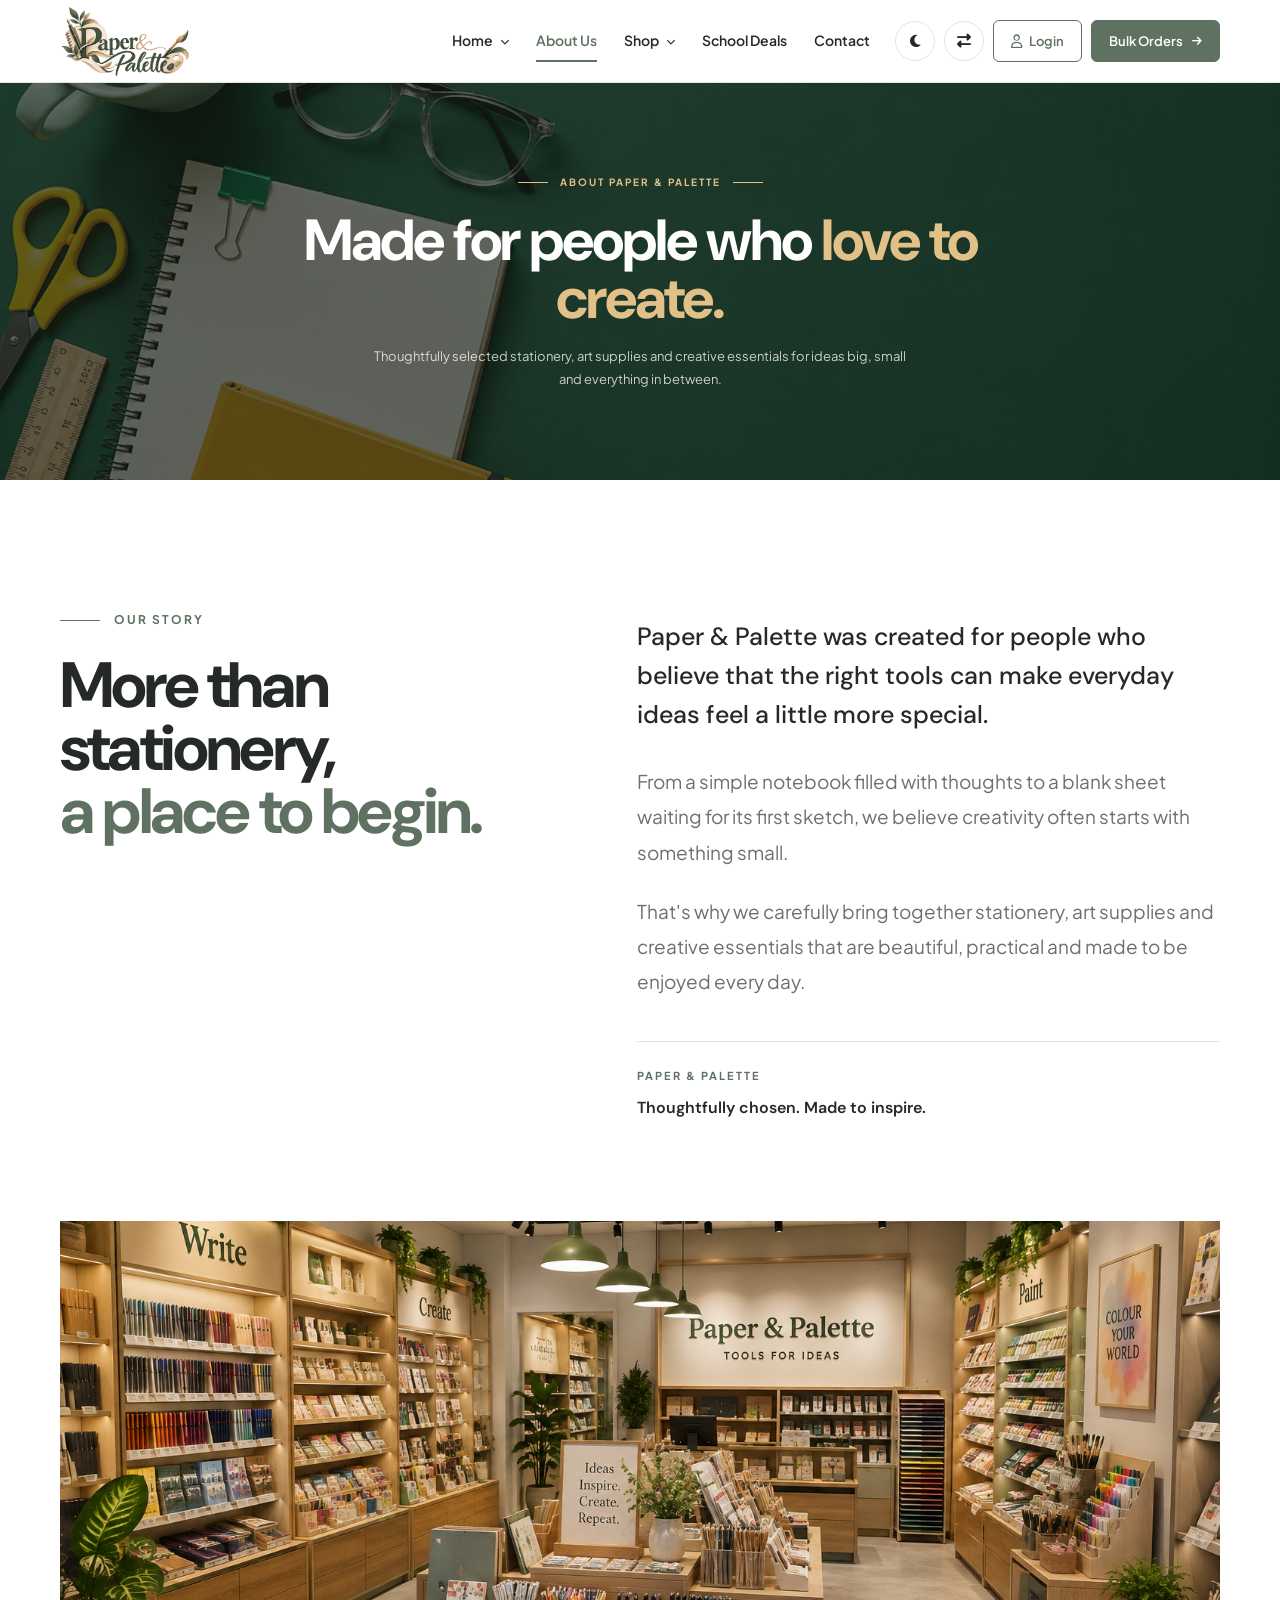
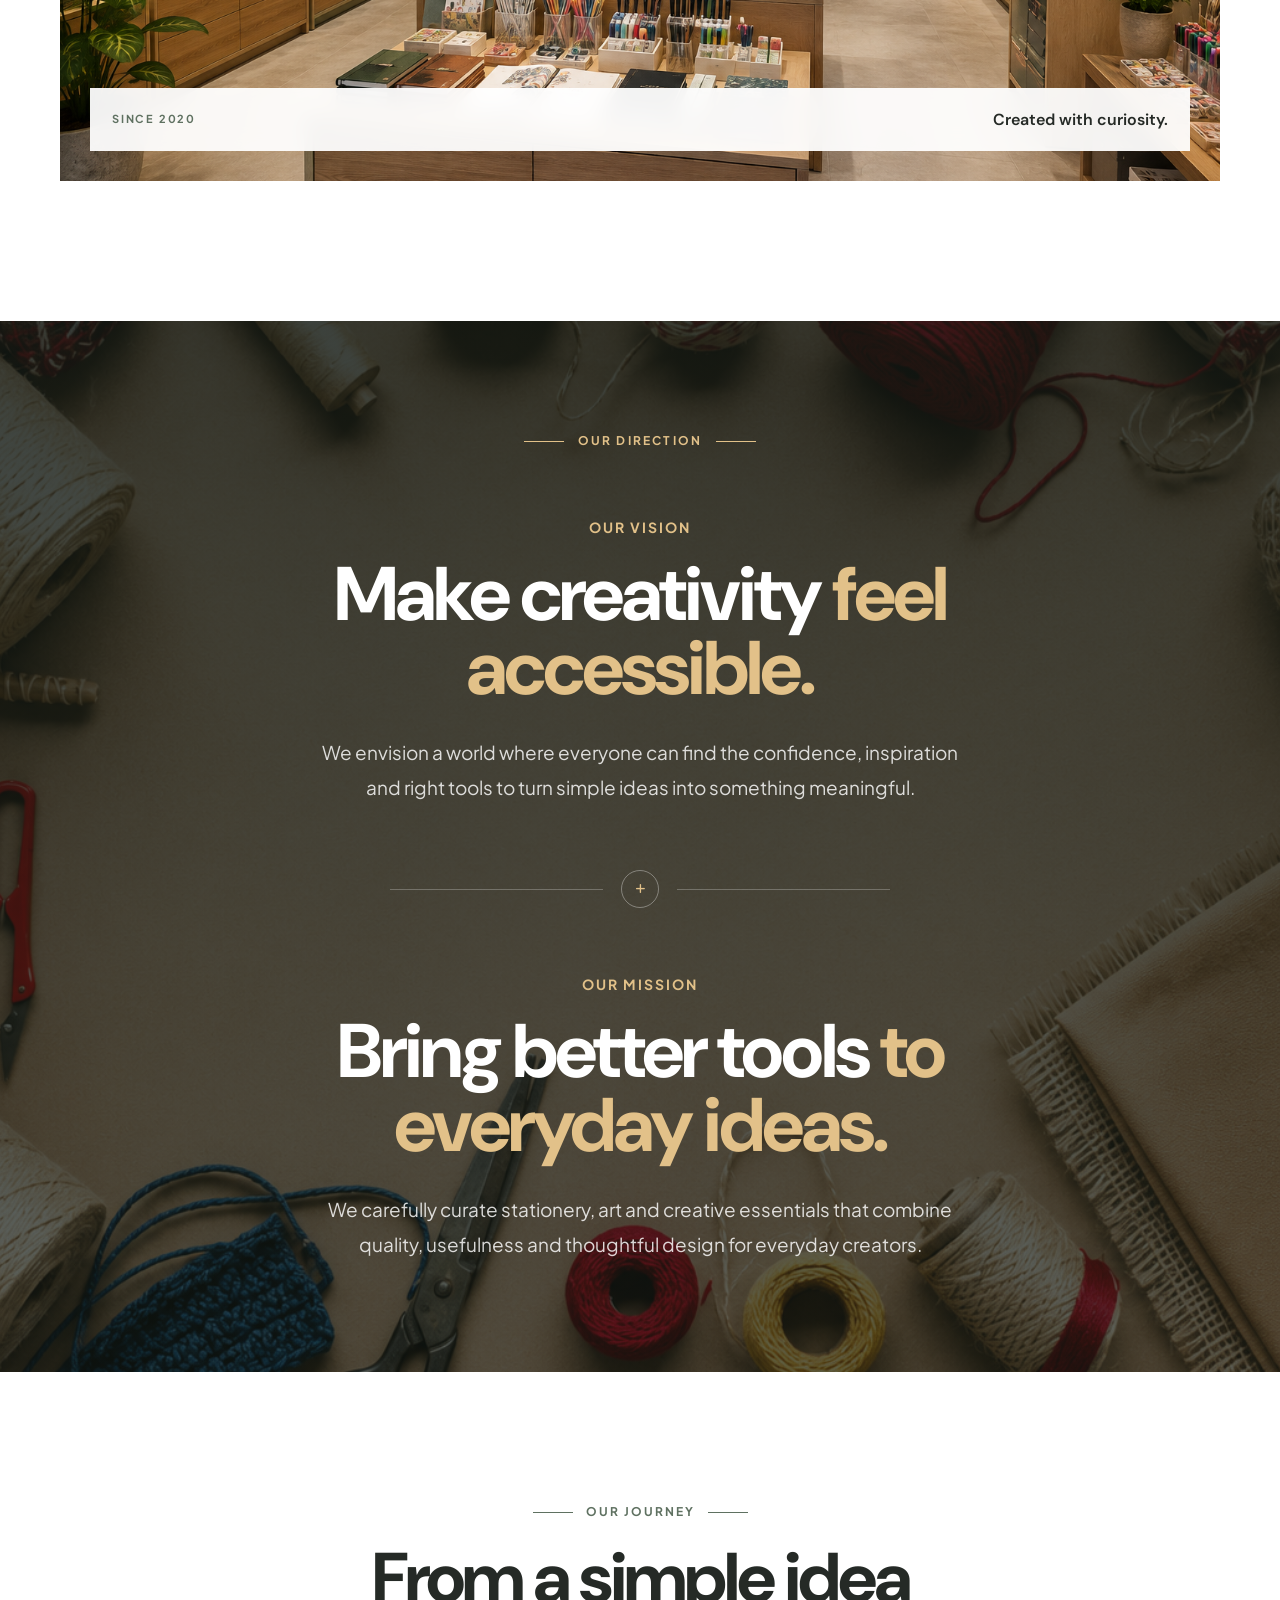
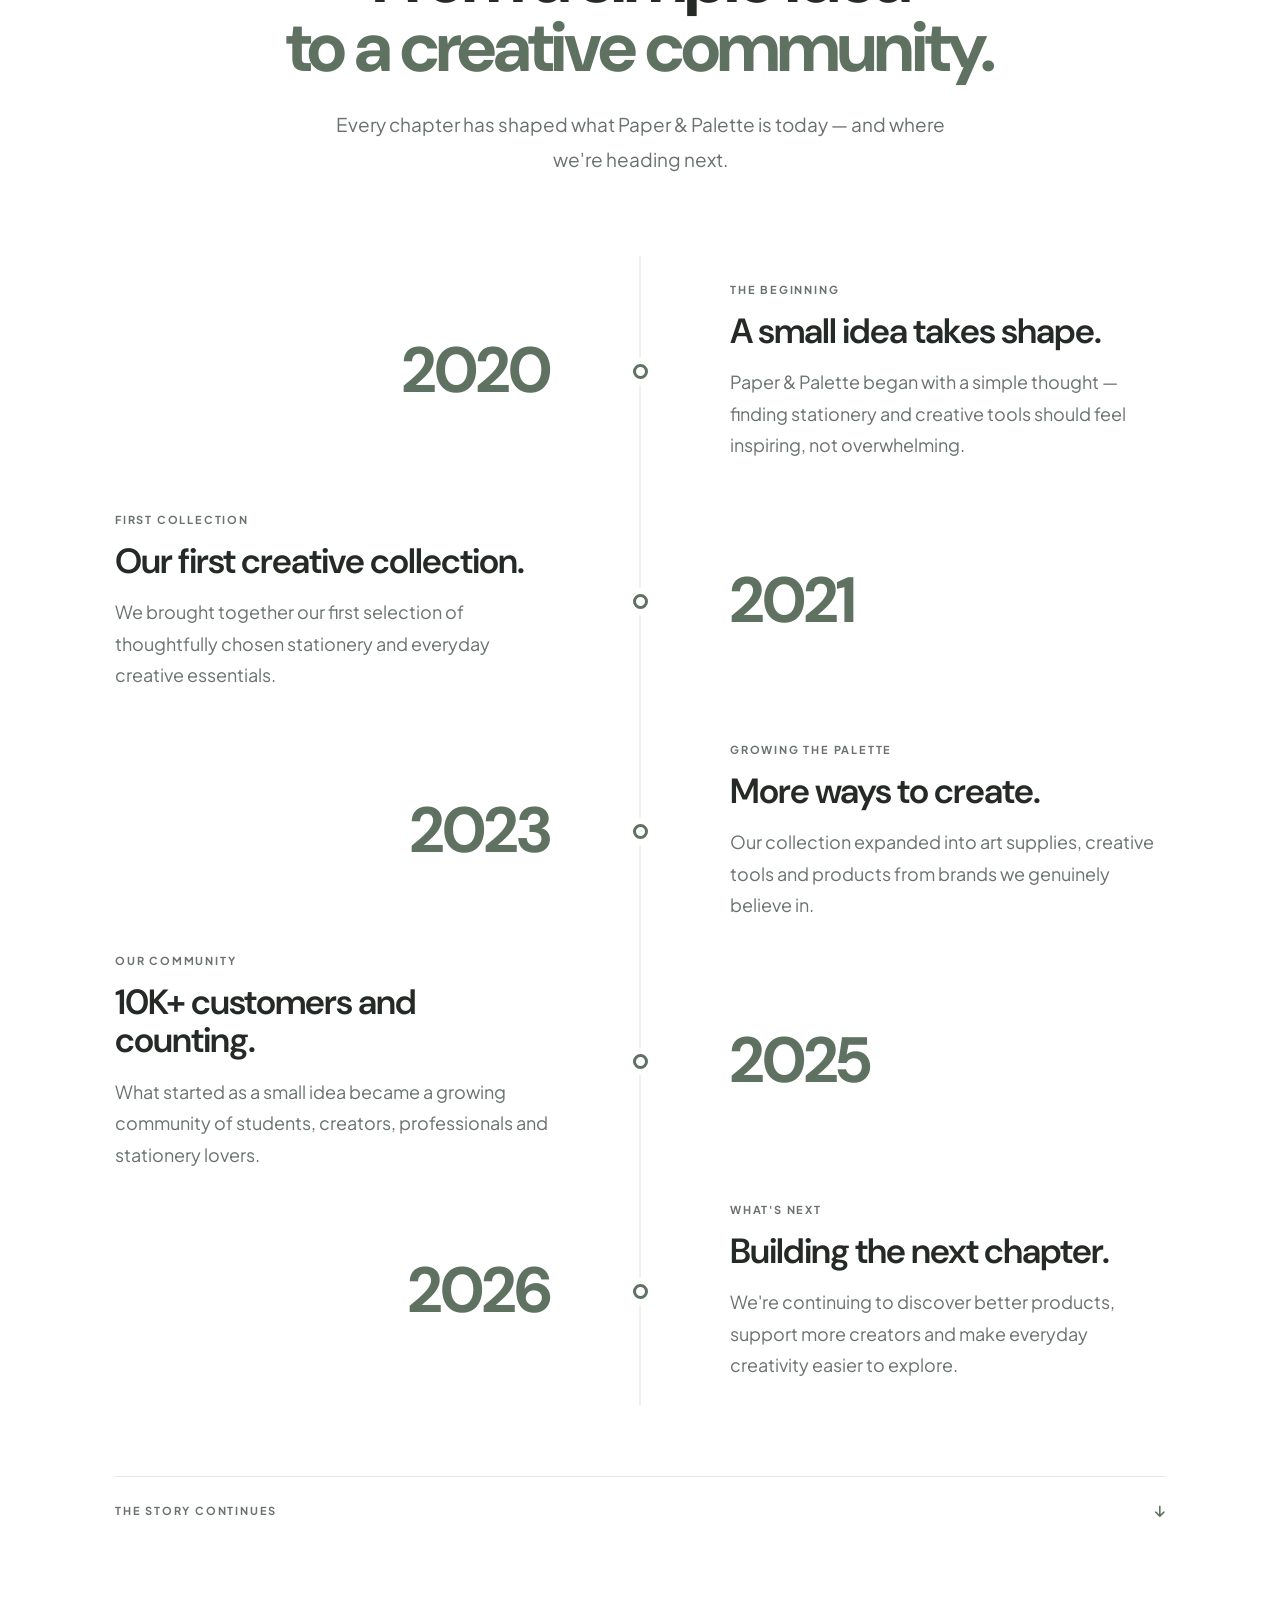
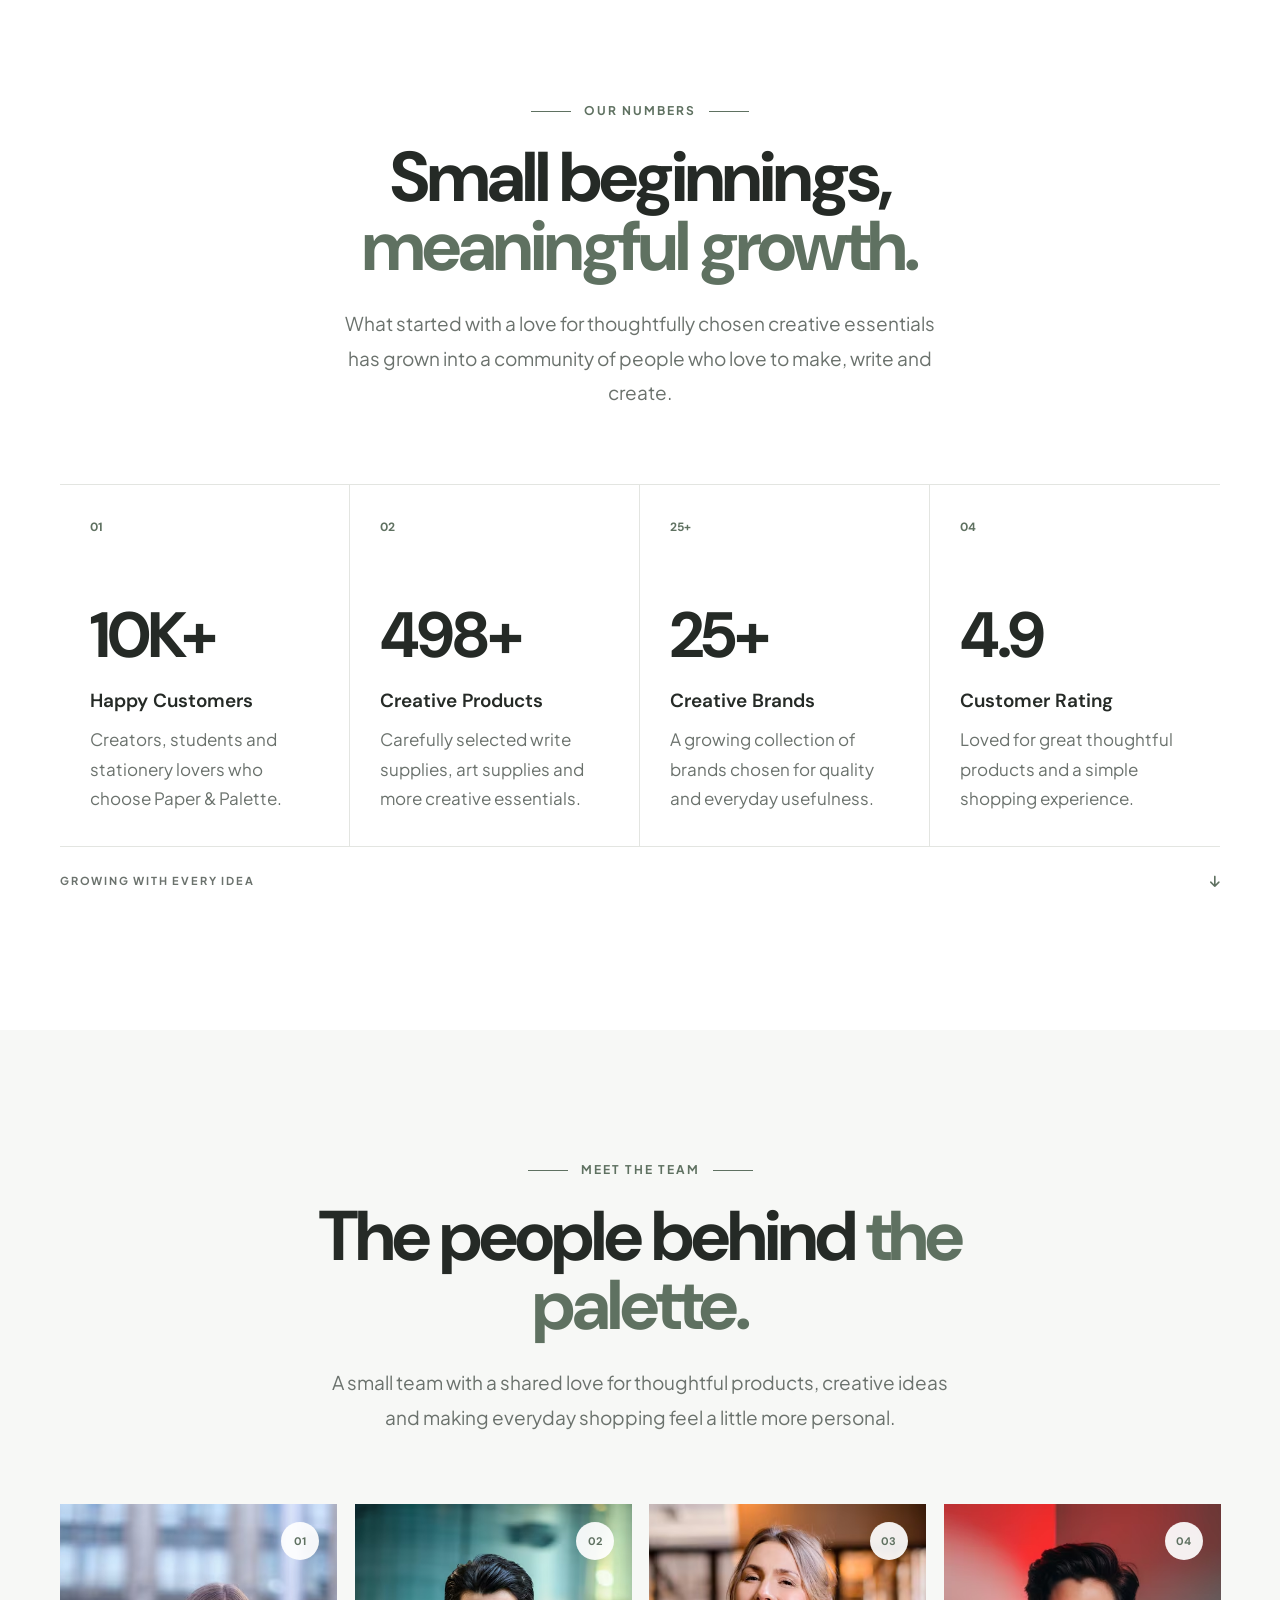
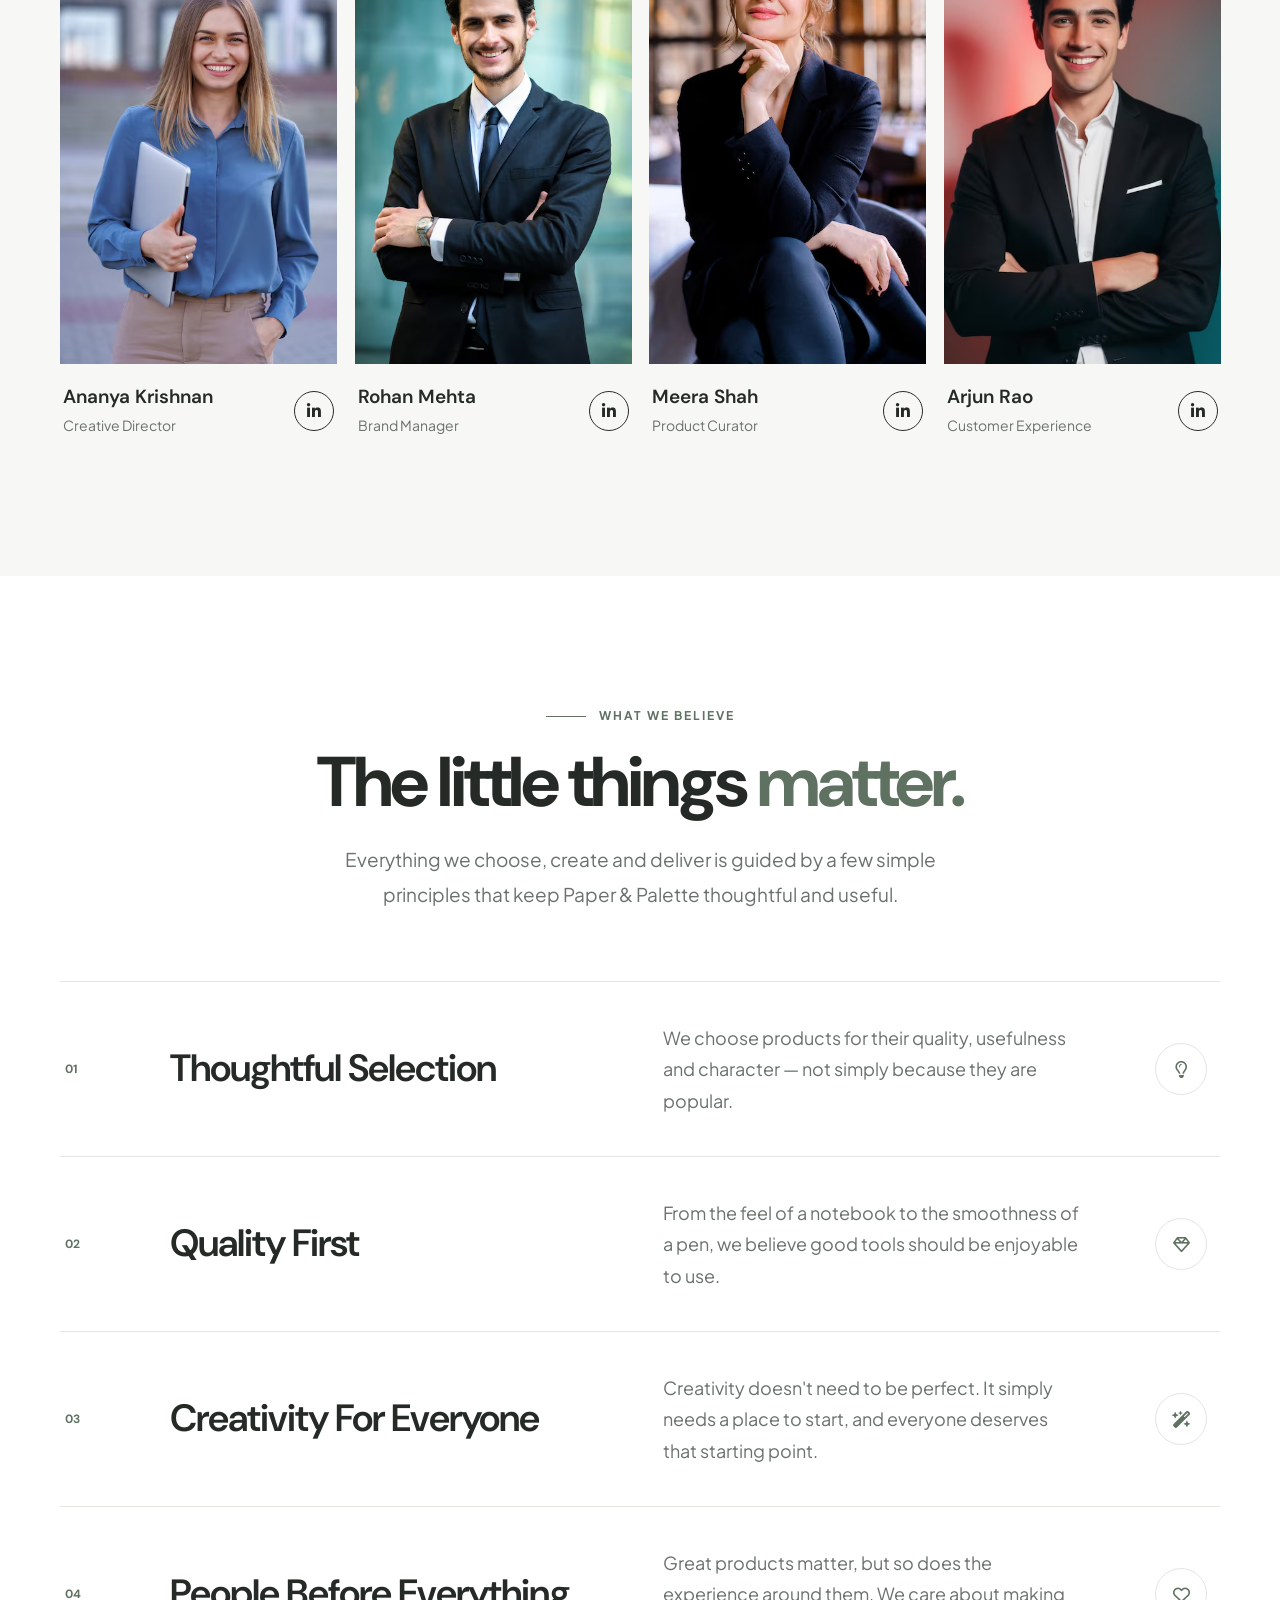
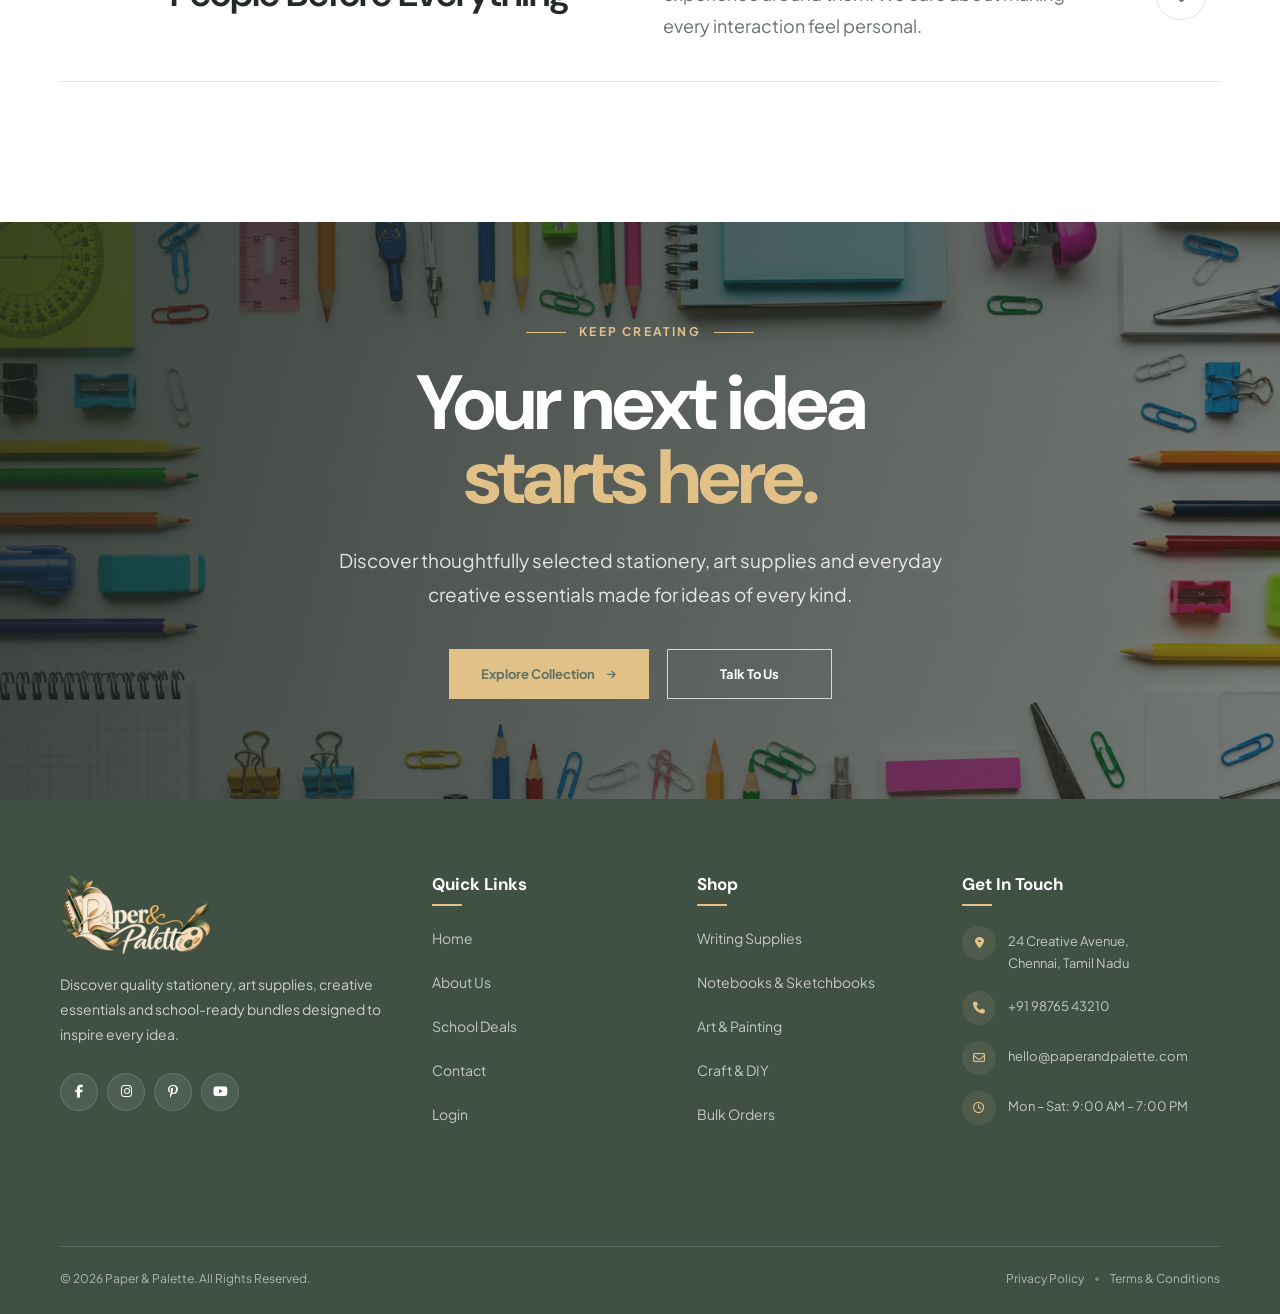
<file: about.html>
<!DOCTYPE html>
<html lang="en">

<head>
    <meta charset="UTF-8">
    <meta name="viewport" content="width=device-width, initial-scale=1.0">

    <title>Paper & Palette</title>

    <!-- SEO -->
    <meta name="description"
        content="Paper & Palette - Shop premium stationery, notebooks, sketchbooks, art supplies, painting materials, and craft kits.">
    <meta name="keywords"
        content="stationery, art supplies, notebooks, sketchbooks, painting supplies, craft kits, school supplies">
    <meta name="author" content="Paper & Palette">

    <!-- Favicon -->
    <link rel="icon" href="images/logo.png" type="image/png">

    <!-- Google Fonts -->
    <link rel="preconnect" href="https://fonts.googleapis.com">
    <link rel="preconnect" href="https://fonts.gstatic.com" crossorigin>

    <link
        href="https://fonts.googleapis.com/css2?family=DM+Sans:wght@400;500;600;700&family=Plus+Jakarta+Sans:wght@400;500;600;700&display=swap"
        rel="stylesheet">

    <!-- Font Awesome -->
    <link rel="stylesheet" href="https://cdnjs.cloudflare.com/ajax/libs/font-awesome/6.5.2/css/all.min.css">

    <!-- Main CSS -->
    <link rel="stylesheet" href="css/style.css">
</head>

<body>

    <script>
        (function () {
            try {
                if (localStorage.getItem("paperPaletteTheme") === "dark") {
                    document.body.classList.add("dark-mode");
                }
                document.body.classList.add("js-anim-ready");
            } catch (error) { }
        })();
    </script>


    <!-- =====================================================
         HEADER
    ====================================================== -->

    <header class="site-header">

        <div class="container">

            <div class="navbar">


                <!-- =================================================
                     LOGO
                ================================================== -->

                <a href="index.html" class="site-logo" aria-label="Paper & Palette Home">

                    <img src="images/logo.png" class="logo-default" alt="Paper & Palette">

                    <img src="images/logo-dark.png" class="logo-light" alt="Paper & Palette">


                </a>


                <!-- =================================================
                     MAIN NAVIGATION
                ================================================== -->

                <nav class="main-nav" id="mainNav" aria-label="Main Navigation">

                    <ul class="nav-list">


                        <!-- =========================
                             HOME
                        ========================== -->

                        <li class="nav-item has-dropdown">

                            <a href="#" class="nav-link dropdown-trigger">

                                <span>Home</span>

                                <i class="fa-solid fa-chevron-down dropdown-icon"></i>

                            </a>


                            <ul class="nav-dropdown">

                                <li>
                                    <a href="index.html">
                                        Home 1
                                    </a>
                                </li>

                                <li>
                                    <a href="home-2.html">
                                        Home 2
                                    </a>
                                </li>

                            </ul>

                        </li>


                        <!-- =========================
                             ABOUT US
                        ========================== -->

                        <li class="nav-item">

                            <a href="about.html" class="nav-link active">

                                About Us

                            </a>

                        </li>


                        <!-- =========================
                             SHOP
                        ========================== -->

                        <li class="nav-item has-dropdown">

                            <a href="#" class="nav-link dropdown-trigger">

                                <span>Shop</span>

                                <i class="fa-solid fa-chevron-down dropdown-icon"></i>

                            </a>


                            <ul class="nav-dropdown shop-dropdown">


                                <!-- Writing Supplies -->

                                <li>
                                    <a href="writing-supplies.html">

                                        Writing Supplies

                                    </a>
                                </li>


                                <!-- Notebooks -->

                                <li>
                                    <a href="notebooks-sketchbooks.html">

                                        Notebooks &amp; Sketchbooks

                                    </a>
                                </li>


                                <!-- Art & Painting -->

                                <li>
                                    <a href="art-painting.html">

                                        Art &amp; Painting

                                    </a>
                                </li>


                                <!-- Craft & DIY -->

                                <li>
                                    <a href="craft-diy.html">

                                        Craft &amp; DIY

                                    </a>
                                </li>


                            </ul>

                        </li>


                        <!-- =========================
                             SCHOOL DEALS
                        ========================== -->

                        <li class="nav-item">

                            <a href="school-deals.html" class="nav-link">

                                School Deals

                            </a>

                        </li>


                        <!-- =========================
                             CONTACT
                        ========================== -->

                        <li class="nav-item">

                            <a href="contact.html" class="nav-link">

                                Contact

                            </a>

                        </li>

                    </ul>


                    <!-- =================================================
                         MOBILE MENU ACTIONS
                         These appear only inside hamburger menu
                    ================================================== -->

                    <div class="mobile-menu-actions">


                        <!-- =========================
                             DARK MODE
                        ========================== -->

                        <button type="button" class="mobile-action-btn" id="mobileThemeToggle">

                            <span>

                                <i class="fa-solid fa-moon action-icon"></i>

                            </span>

                            <i class="fa-solid fa-chevron-right action-arrow"></i>

                        </button>


                        <!-- =========================
                             RTL MODE
                        ========================== -->

                        <button type="button" class="mobile-action-btn" id="mobileRtlToggle">

                            <span>
                                <i class="fa-solid fa-right-left action-icon"></i>
                            </span>

                        </button>


                        <!-- =========================
                             LOGIN
                        ========================== -->

                        <a href="login.html" class="mobile-login-btn">

                            <span>

                                <i class="fa-regular fa-user action-icon"></i>

                                <span>Login</span>

                            </span>

                            <i class="fa-solid fa-arrow-right action-arrow"></i>

                        </a>


                        <!-- =========================
                             BULK ORDERS
                        ========================== -->

                        <a href="bulk-orders.html" class="mobile-bulk-btn">

                            <span>
                                Bulk Orders
                            </span>

                            <i class="fa-solid fa-arrow-right"></i>

                        </a>


                    </div>

                </nav>


                <!-- =================================================
                     HEADER ACTIONS
                     Desktop only
                ================================================== -->

                <div class="navbar-actions">


                    <!-- Desktop Actions -->

                    <div class="desktop-actions">


                        <!-- Dark Mode -->

                        <button type="button" class="nav-icon-btn" id="themeToggle" aria-label="Toggle Dark Mode"
                            title="Dark Mode">

                            <i class="fa-solid fa-moon"></i>

                        </button>


                        <!-- RTL -->

                        <button type="button" class="nav-icon-btn" id="rtlToggle" aria-label="Toggle RTL Mode"
                            title="RTL Mode">

                            <i class="fa-solid fa-right-left"></i>

                        </button>


                        <!-- Login -->

                        <a href="login.html" class="login-btn">

                            <i class="fa-regular fa-user"></i>

                            <span>
                                Login
                            </span>

                        </a>


                        <!-- Bulk Orders -->

                        <a href="bulk-orders.html" class="bulk-orders-btn">

                            <span>
                                Bulk Orders
                            </span>

                            <i class="fa-solid fa-arrow-right"></i>

                        </a>

                    </div>


                    <!-- =================================================
                         MOBILE MENU TOGGLE
                    ================================================== -->

                    <button type="button" class="menu-toggle" id="menuToggle" aria-label="Open Menu"
                        aria-expanded="false">

                        <span></span>
                        <span></span>
                        <span></span>

                    </button>

                </div>

            </div>

        </div>

    </header>


    <main>


        <!-- =====================================================
     INNER PAGE HERO
====================================================== -->

        <section class="inner-page-hero about-page-hero">

            <div class="container">

                <div class="inner-page-hero-content">

                    <div class="inner-page-hero-label">

                        <span></span>

                        ABOUT PAPER & PALETTE

                        <span></span>

                    </div>

                    <h1>
                        Made for people who

                        <em>love to create.</em>
                    </h1>

                    <p>
                        Thoughtfully selected stationery, art supplies and
                        creative essentials for ideas big, small and everything
                        in between.
                    </p>

                </div>

            </div>

        </section>

        <!-- =====================================================
     ABOUT US - OUR STORY
====================================================== -->

        <section class="about-story-section">

            <div class="container">

                <div class="about-story-layout">


                    <!-- LEFT SIDE -->

                    <div class="about-story-intro">

                        <div class="about-story-label">

                            <span></span>

                            OUR STORY

                        </div>


                        <h2>
                            More than stationery,
                            <em>a place to begin.</em>
                        </h2>

                    </div>


                    <!-- RIGHT SIDE -->

                    <div class="about-story-content">

                        <p class="about-story-lead">

                            Paper &amp; Palette was created for people
                            who believe that the right tools can make
                            everyday ideas feel a little more special.

                        </p>


                        <p>

                            From a simple notebook filled with thoughts
                            to a blank sheet waiting for its first sketch,
                            we believe creativity often starts with
                            something small.

                        </p>


                        <p>

                            That's why we carefully bring together
                            stationery, art supplies and creative
                            essentials that are beautiful, practical
                            and made to be enjoyed every day.

                        </p>


                        <div class="about-story-signature">

                            <span>
                                PAPER &amp; PALETTE
                            </span>

                            <strong>
                                Thoughtfully chosen. Made to inspire.
                            </strong>

                        </div>

                    </div>

                </div>


                <!-- STORY IMAGE -->

                <div class="about-story-image">

                    <img src="images/about-story.jpg" alt="Paper and Palette creative workspace">

                    <div class="about-story-image-caption">

                        <span>
                            SINCE 2020
                        </span>

                        <strong>
                            Created with curiosity.
                        </strong>

                    </div>

                </div>

            </div>

        </section>


        <!-- =====================================================
     ABOUT US - VISION & MISSION PARALLAX
====================================================== -->

        <section class="about-vm-parallax">

            <div class="about-vm-bg"></div>

            <div class="about-vm-overlay"></div>

            <div class="container">

                <div class="about-vm-content">


                    <!-- Section Label -->

                    <div class="about-vm-label">

                        <span></span>

                        OUR DIRECTION

                        <span></span>

                    </div>


                    <!-- Vision -->

                    <div class="about-vm-block about-vm-vision">

                        <small>
                            OUR VISION
                        </small>

                        <h2>
                            Make creativity
                            <em>feel accessible.</em>
                        </h2>

                        <p>
                            We envision a world where everyone can
                            find the confidence, inspiration and right
                            tools to turn simple ideas into something
                            meaningful.
                        </p>

                    </div>


                    <!-- Divider -->

                    <div class="about-vm-divider">

                        <span></span>

                        <i class="fa-solid fa-plus"></i>

                        <span></span>

                    </div>


                    <!-- Mission -->

                    <div class="about-vm-block about-vm-mission">

                        <small>
                            OUR MISSION
                        </small>

                        <h2>
                            Bring better tools
                            <em>to everyday ideas.</em>
                        </h2>

                        <p>
                            We carefully curate stationery, art and
                            creative essentials that combine quality,
                            usefulness and thoughtful design for
                            everyday creators.
                        </p>

                    </div>


                </div>

            </div>

        </section>


        <!-- =====================================================
     ABOUT US - OUR JOURNEY
====================================================== -->

        <section class="about-journey-section">

            <div class="container">

                <!-- Heading -->

                <div class="about-journey-heading">

                    <div class="about-journey-label">

                        <span></span>

                        OUR JOURNEY

                        <span></span>

                    </div>

                    <h2>
                        From a simple idea
                        <em>to a creative community.</em>
                    </h2>

                    <p>
                        Every chapter has shaped what Paper &amp; Palette
                        is today — and where we're heading next.
                    </p>

                </div>


                <!-- Journey Timeline -->

                <div class="about-journey-timeline">


                    <!-- 2020 -->

                    <div class="about-journey-item">

                        <div class="about-journey-year">
                            2020
                        </div>

                        <div class="about-journey-dot"></div>

                        <div class="about-journey-content">

                            <span>
                                THE BEGINNING
                            </span>

                            <h3>
                                A small idea takes shape.
                            </h3>

                            <p>
                                Paper &amp; Palette began with a simple
                                thought — finding stationery and creative
                                tools should feel inspiring, not overwhelming.
                            </p>

                        </div>

                    </div>


                    <!-- 2021 -->

                    <div class="about-journey-item">

                        <div class="about-journey-year">
                            2021
                        </div>

                        <div class="about-journey-dot"></div>

                        <div class="about-journey-content">

                            <span>
                                FIRST COLLECTION
                            </span>

                            <h3>
                                Our first creative collection.
                            </h3>

                            <p>
                                We brought together our first selection
                                of thoughtfully chosen stationery and
                                everyday creative essentials.
                            </p>

                        </div>

                    </div>


                    <!-- 2023 -->

                    <div class="about-journey-item">

                        <div class="about-journey-year">
                            2023
                        </div>

                        <div class="about-journey-dot"></div>

                        <div class="about-journey-content">

                            <span>
                                GROWING THE PALETTE
                            </span>

                            <h3>
                                More ways to create.
                            </h3>

                            <p>
                                Our collection expanded into art supplies,
                                creative tools and products from brands
                                we genuinely believe in.
                            </p>

                        </div>

                    </div>


                    <!-- 2025 -->

                    <div class="about-journey-item">

                        <div class="about-journey-year">
                            2025
                        </div>

                        <div class="about-journey-dot"></div>

                        <div class="about-journey-content">

                            <span>
                                OUR COMMUNITY
                            </span>

                            <h3>
                                10K+ customers and counting.
                            </h3>

                            <p>
                                What started as a small idea became a
                                growing community of students, creators,
                                professionals and stationery lovers.
                            </p>

                        </div>

                    </div>


                    <!-- 2026 -->

                    <div class="about-journey-item">

                        <div class="about-journey-year">
                            2026
                        </div>

                        <div class="about-journey-dot"></div>

                        <div class="about-journey-content">

                            <span>
                                WHAT'S NEXT
                            </span>

                            <h3>
                                Building the next chapter.
                            </h3>

                            <p>
                                We're continuing to discover better
                                products, support more creators and
                                make everyday creativity easier to explore.
                            </p>

                        </div>

                    </div>


                </div>


                <!-- Bottom Statement -->

                <div class="about-journey-bottom">

                    <span>
                        THE STORY CONTINUES
                    </span>

                    <i class="fa-solid fa-arrow-down"></i>

                </div>

            </div>

        </section>


        <!-- =====================================================
     ABOUT US - OUR NUMBERS
====================================================== -->

        <section class="about-numbers-section">

            <div class="container">

                <div class="about-numbers-heading">

                    <div class="about-numbers-label">

                        <span></span>

                        OUR NUMBERS

                        <span></span>

                    </div>

                    <h2>
                        Small beginnings,
                        <em>meaningful growth.</em>
                    </h2>

                    <p>
                        What started with a love for thoughtfully chosen
                        creative essentials has grown into a community
                        of people who love to make, write and create.
                    </p>

                </div>


                <div class="about-numbers-grid">


                    <!-- STAT 01 -->

                    <div class="about-number-item">

                        <span class="about-number-index">
                            01
                        </span>

                        <strong>
                            10K+
                        </strong>

                        <h3>
                            Happy Customers
                        </h3>

                        <p>
                            Creators, students and stationery
                            lovers who choose Paper &amp; Palette.
                        </p>

                    </div>


                    <!-- STAT 02 -->

                    <div class="about-number-item">

                        <span class="about-number-index">
                            02
                        </span>

                        <strong>
                            500+
                        </strong>

                        <h3>
                            Creative Products
                        </h3>

                        <p>
                            Carefully selected write supplies, art supplies
                            and more creative essentials.
                        </p>

                    </div>


                    <!-- STAT 03 -->

                    <div class="about-number-item">

                        <span class="about-number-index">
                            25+
                        </span>

                        <strong>
                            25+
                        </strong>

                        <h3>
                            Creative Brands
                        </h3>

                        <p>
                            A growing collection of brands chosen for
                            quality and everyday usefulness.
                        </p>

                    </div>


                    <!-- STAT 04 -->

                    <div class="about-number-item">

                        <span class="about-number-index">
                            04
                        </span>

                        <strong>
                            4.9
                        </strong>

                        <h3>
                            Customer Rating
                        </h3>

                        <p>
                            Loved for great thoughtful products and a simple shopping experience.
                        </p>

                    </div>

                </div>


                <div class="about-numbers-bottom">

                    <span>
                        GROWING WITH EVERY IDEA
                    </span>

                    <i class="fa-solid fa-arrow-down"></i>

                </div>

            </div>

        </section>


        <!-- =====================================================
     ABOUT US - MEET THE TEAM
====================================================== -->

        <section class="about-team-section">

            <div class="container">

                <!-- Heading -->

                <div class="about-team-heading">

                    <div class="about-team-label">

                        <span></span>

                        MEET THE TEAM

                        <span></span>

                    </div>

                    <h2>
                        The people behind
                        <em>the palette.</em>
                    </h2>

                    <p>
                        A small team with a shared love for thoughtful
                        products, creative ideas and making everyday
                        shopping feel a little more personal.
                    </p>

                </div>


                <!-- Team -->

                <div class="about-team-grid">


                    <!-- Member 01 -->

                    <article class="about-team-member">

                        <div class="about-team-photo">

                            <img src="images/team-1.jpg" alt="Creative Director">

                            <span class="about-team-number">
                                01
                            </span>

                        </div>

                        <div class="about-team-info">

                            <div>

                                <h3>
                                    Ananya Krishnan
                                </h3>

                                <span>
                                    Creative Director
                                </span>

                            </div>

                            <a href="#" aria-label="Ananya Krishnan LinkedIn">

                                <i class="fa-brands fa-linkedin-in"></i>

                            </a>

                        </div>

                    </article>


                    <!-- Member 02 -->

                    <article class="about-team-member">

                        <div class="about-team-photo">

                            <img src="images/team-2.jpg" alt="Brand Manager">

                            <span class="about-team-number">
                                02
                            </span>

                        </div>

                        <div class="about-team-info">

                            <div>

                                <h3>
                                    Rohan Mehta
                                </h3>

                                <span>
                                    Brand Manager
                                </span>

                            </div>

                            <a href="#" aria-label="Rohan Mehta LinkedIn">

                                <i class="fa-brands fa-linkedin-in"></i>

                            </a>

                        </div>

                    </article>


                    <!-- Member 03 -->

                    <article class="about-team-member">

                        <div class="about-team-photo">

                            <img src="images/team-3.jpg" alt="Product Curator">

                            <span class="about-team-number">
                                03
                            </span>

                        </div>

                        <div class="about-team-info">

                            <div>

                                <h3>
                                    Meera Shah
                                </h3>

                                <span>
                                    Product Curator
                                </span>

                            </div>

                            <a href="#" aria-label="Meera Shah LinkedIn">

                                <i class="fa-brands fa-linkedin-in"></i>

                            </a>

                        </div>

                    </article>


                    <!-- Member 04 -->

                    <article class="about-team-member">

                        <div class="about-team-photo">

                            <img src="images/team-4.jpg" alt="Customer Experience Lead">

                            <span class="about-team-number">
                                04
                            </span>

                        </div>

                        <div class="about-team-info">

                            <div>

                                <h3>
                                    Arjun Rao
                                </h3>

                                <span>
                                    Customer Experience
                                </span>

                            </div>

                            <a href="#" aria-label="Arjun Rao LinkedIn">

                                <i class="fa-brands fa-linkedin-in"></i>

                            </a>

                        </div>

                    </article>

                </div>

            </div>

        </section>

        <!-- =====================================================
     ABOUT US - WHAT WE BELIEVE
====================================================== -->

        <section class="about-beliefs-section">

            <div class="container">

                <div class="about-beliefs-intro">

                    <div class="about-beliefs-label">

                        <span></span>

                        WHAT WE BELIEVE

                    </div>

                    <h2>
                        The little things
                        <em>matter.</em>
                    </h2>

                    <p>
                        Everything we choose, create and deliver is
                        guided by a few simple principles that keep
                        Paper &amp; Palette thoughtful and useful.
                    </p>

                </div>


                <div class="about-beliefs-list">


                    <!-- 01 -->

                    <div class="about-belief-row">

                        <div class="about-belief-number">
                            01
                        </div>

                        <div class="about-belief-title">

                            <h3>
                                Thoughtful Selection
                            </h3>

                        </div>

                        <div class="about-belief-text">

                            <p>
                                We choose products for their quality,
                                usefulness and character — not simply
                                because they are popular.
                            </p>

                        </div>

                        <div class="about-belief-icon">

                            <i class="fa-regular fa-lightbulb"></i>

                        </div>

                    </div>


                    <!-- 02 -->

                    <div class="about-belief-row">

                        <div class="about-belief-number">
                            02
                        </div>

                        <div class="about-belief-title">

                            <h3>
                                Quality First
                            </h3>

                        </div>

                        <div class="about-belief-text">

                            <p>
                                From the feel of a notebook to the
                                smoothness of a pen, we believe good
                                tools should be enjoyable to use.
                            </p>

                        </div>

                        <div class="about-belief-icon">

                            <i class="fa-regular fa-gem"></i>

                        </div>

                    </div>


                    <!-- 03 -->

                    <div class="about-belief-row">

                        <div class="about-belief-number">
                            03
                        </div>

                        <div class="about-belief-title">

                            <h3>
                                Creativity For Everyone
                            </h3>

                        </div>

                        <div class="about-belief-text">

                            <p>
                                Creativity doesn't need to be perfect.
                                It simply needs a place to start, and
                                everyone deserves that starting point.
                            </p>

                        </div>

                        <div class="about-belief-icon">

                            <i class="fa-solid fa-wand-magic-sparkles"></i>

                        </div>

                    </div>


                    <!-- 04 -->

                    <div class="about-belief-row">

                        <div class="about-belief-number">
                            04
                        </div>

                        <div class="about-belief-title">

                            <h3>
                                People Before Everything
                            </h3>

                        </div>

                        <div class="about-belief-text">

                            <p>
                                Great products matter, but so does the
                                experience around them. We care about
                                making every interaction feel personal.
                            </p>

                        </div>

                        <div class="about-belief-icon">

                            <i class="fa-regular fa-heart"></i>

                        </div>

                    </div>


                </div>

            </div>

        </section>

        <!-- =====================================================
     ABOUT US - FINAL CTA
====================================================== -->

        <section class="about-final-section">

            <div class="about-final-image"></div>

            <div class="about-final-overlay"></div>

            <div class="container">

                <div class="about-final-content">

                    <div class="about-final-label">

                        <span></span>

                        KEEP CREATING

                        <span></span>

                    </div>


                    <h2>
                        Your next idea
                        <em>starts here.</em>
                    </h2>


                    <p>
                        Discover thoughtfully selected stationery,
                        art supplies and everyday creative essentials
                        made for ideas of every kind.
                    </p>


                    <div class="about-final-actions">

                        <a href="shop.html" class="about-final-primary">

                            Explore Collection

                            <i class="fa-solid fa-arrow-right"></i>

                        </a>


                        <a href="contact.html" class="about-final-secondary">

                            Talk To Us

                        </a>

                    </div>

                </div>

            </div>

        </section>


    </main>


    <!-- =====================================================
     FOOTER
====================================================== -->

    <footer class="site-footer">

        <div class="container">

            <div class="footer-grid">


                <!-- =========================================
                 BRAND
            ========================================== -->

                <div class="footer-brand">

                    <a href="index.html" class="footer-logo">

                        <img src="images/logo-dark.png" class="logo-default" alt="Paper & Palette">

                        <img src="images/logo-dark.png" class="logo-light" alt="Paper & Palette">

                    </a>

                    <p>
                        Discover quality stationery, art supplies,
                        creative essentials and school-ready bundles
                        designed to inspire every idea.
                    </p>


                    <!-- Social Links -->

                    <div class="footer-socials">

                        <a href="#" aria-label="Facebook" title="Facebook">

                            <i class="fa-brands fa-facebook-f"></i>

                        </a>

                        <a href="#" aria-label="Instagram" title="Instagram">

                            <i class="fa-brands fa-instagram"></i>

                        </a>

                        <a href="#" aria-label="Pinterest" title="Pinterest">

                            <i class="fa-brands fa-pinterest-p"></i>

                        </a>

                        <a href="#" aria-label="YouTube" title="YouTube">

                            <i class="fa-brands fa-youtube"></i>

                        </a>

                    </div>

                </div>


                <!-- =========================================
                 QUICK LINKS
            ========================================== -->

                <div class="footer-column">

                    <h4>
                        Quick Links
                    </h4>

                    <ul class="footer-links">

                        <li>
                            <a href="index.html">
                                Home
                            </a>
                        </li>

                        <li>
                            <a href="about.html">
                                About Us
                            </a>
                        </li>

                        <li>
                            <a href="school-deals.html">
                                School Deals
                            </a>
                        </li>

                        <li>
                            <a href="contact.html">
                                Contact
                            </a>
                        </li>

                        <li>
                            <a href="login.html">
                                Login
                            </a>
                        </li>

                    </ul>

                </div>


                <!-- =========================================
                 SHOP
            ========================================== -->

                <div class="footer-column">

                    <h4>
                        Shop
                    </h4>

                    <ul class="footer-links">

                        <li>
                            <a href="writing-supplies.html">
                                Writing Supplies
                            </a>
                        </li>

                        <li>
                            <a href="notebooks-sketchbooks.html">
                                Notebooks &amp; Sketchbooks
                            </a>
                        </li>

                        <li>
                            <a href="art-painting.html">
                                Art &amp; Painting
                            </a>
                        </li>

                        <li>
                            <a href="craft-diy.html">
                                Craft &amp; DIY
                            </a>
                        </li>

                        <li>
                            <a href="bulk-orders.html">
                                Bulk Orders
                            </a>
                        </li>

                    </ul>

                </div>


                <!-- =========================================
                 CONTACT
            ========================================== -->

                <div class="footer-column footer-contact">

                    <h4>
                        Get In Touch
                    </h4>


                    <div class="footer-contact-item">

                        <span class="footer-contact-icon">
                            <i class="fa-solid fa-location-dot"></i>
                        </span>

                        <p>
                            24 Creative Avenue,<br>
                            Chennai, Tamil Nadu
                        </p>

                    </div>


                    <div class="footer-contact-item">

                        <span class="footer-contact-icon">
                            <i class="fa-solid fa-phone"></i>
                        </span>

                        <a href="tel:+919876543210">
                            +91 98765 43210
                        </a>

                    </div>


                    <div class="footer-contact-item">

                        <span class="footer-contact-icon">
                            <i class="fa-regular fa-envelope"></i>
                        </span>

                        <a href="mailto:hello@paperandpalette.com">
                            hello@paperandpalette.com
                        </a>

                    </div>


                    <div class="footer-contact-item">

                        <span class="footer-contact-icon">
                            <i class="fa-regular fa-clock"></i>
                        </span>

                        <p>
                            Mon – Sat: 9:00 AM – 7:00 PM
                        </p>

                    </div>

                </div>

            </div>


            <!-- =========================================
             FOOTER BOTTOM
        ========================================== -->

            <div class="footer-bottom">

                <p>
                    © 2026 Paper &amp; Palette.
                    All Rights Reserved.
                </p>


                <div class="footer-bottom-links">

                    <a href="#">
                        Privacy Policy
                    </a>

                    <span>•</span>

                    <a href="#">
                        Terms &amp; Conditions
                    </a>

                </div>

            </div>

        </div>

    </footer>

    <!-- Scroll To Top -->

    <button class="scroll-top-btn" id="scrollTopBtn" aria-label="Scroll to top">

        <i class="fa-solid fa-arrow-up"></i>

    </button>

    <script src="js/main.js"></script>

</body>

</html>
</file>
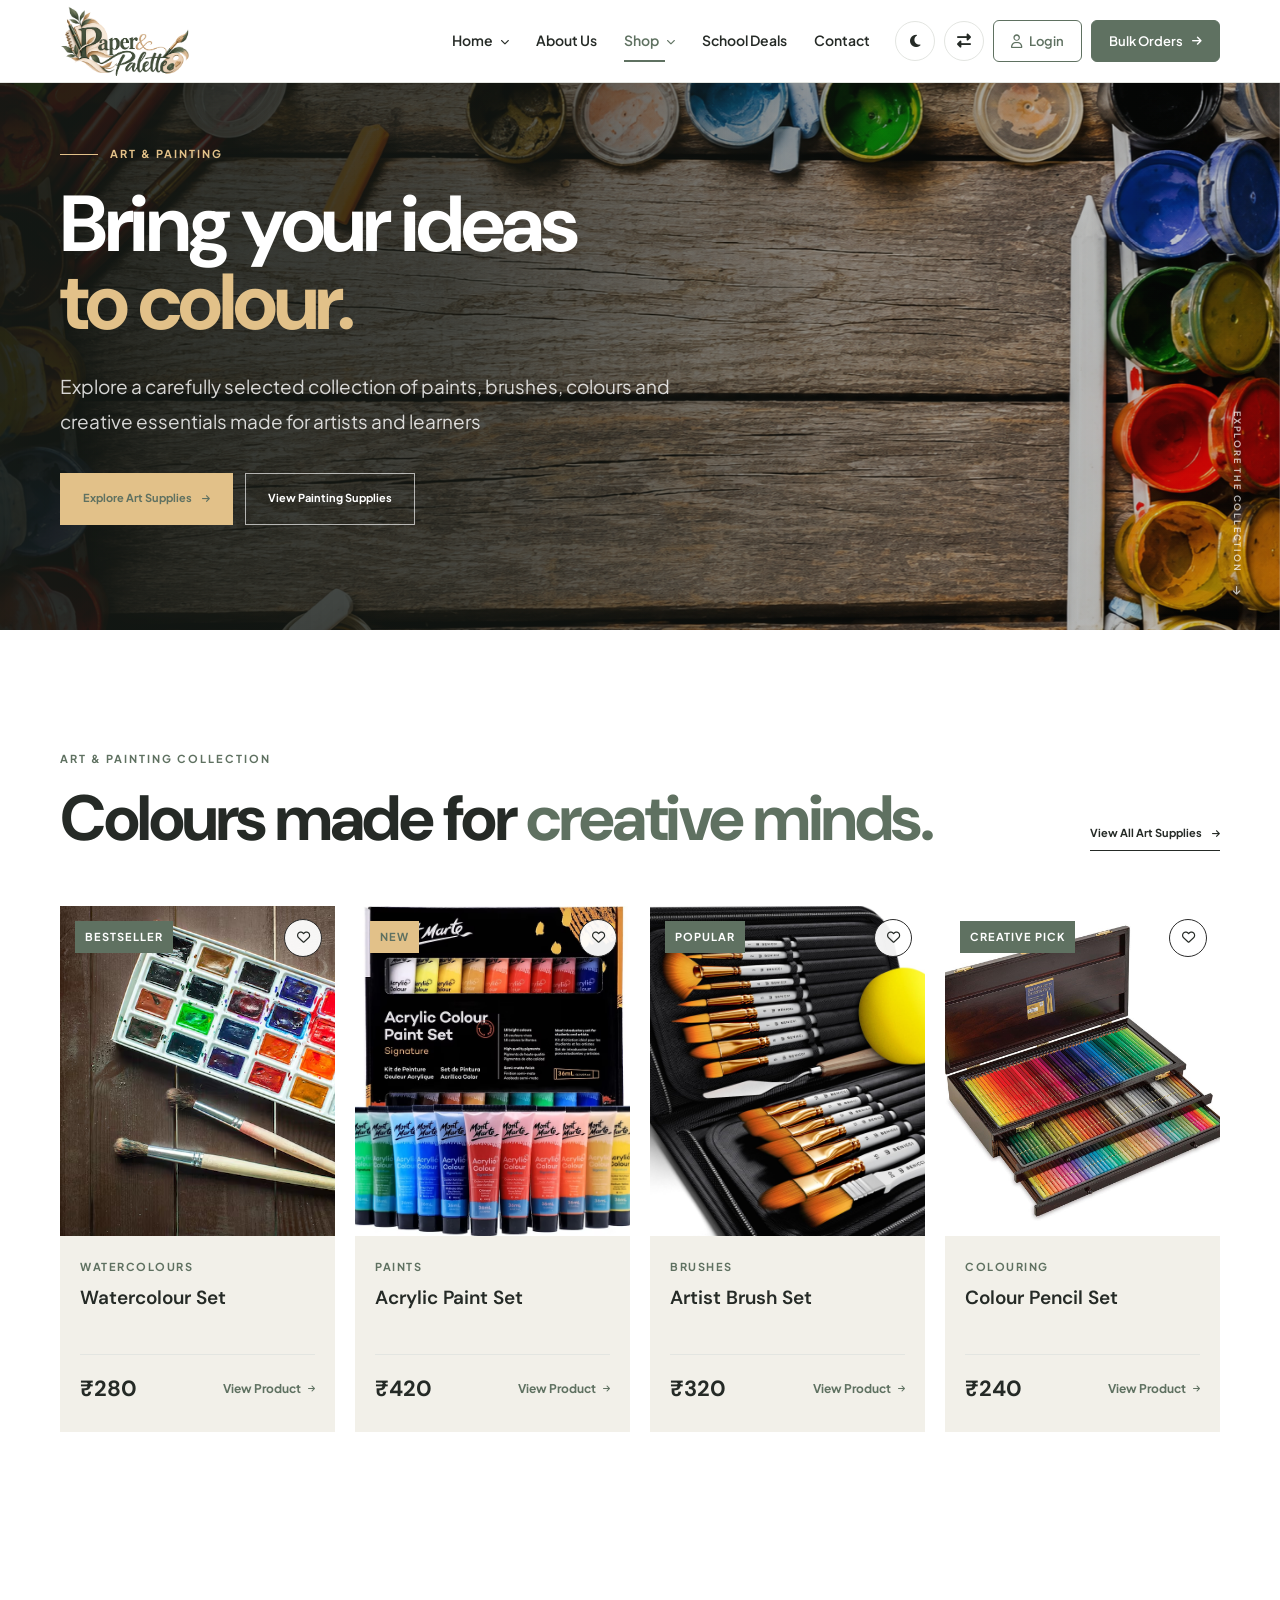
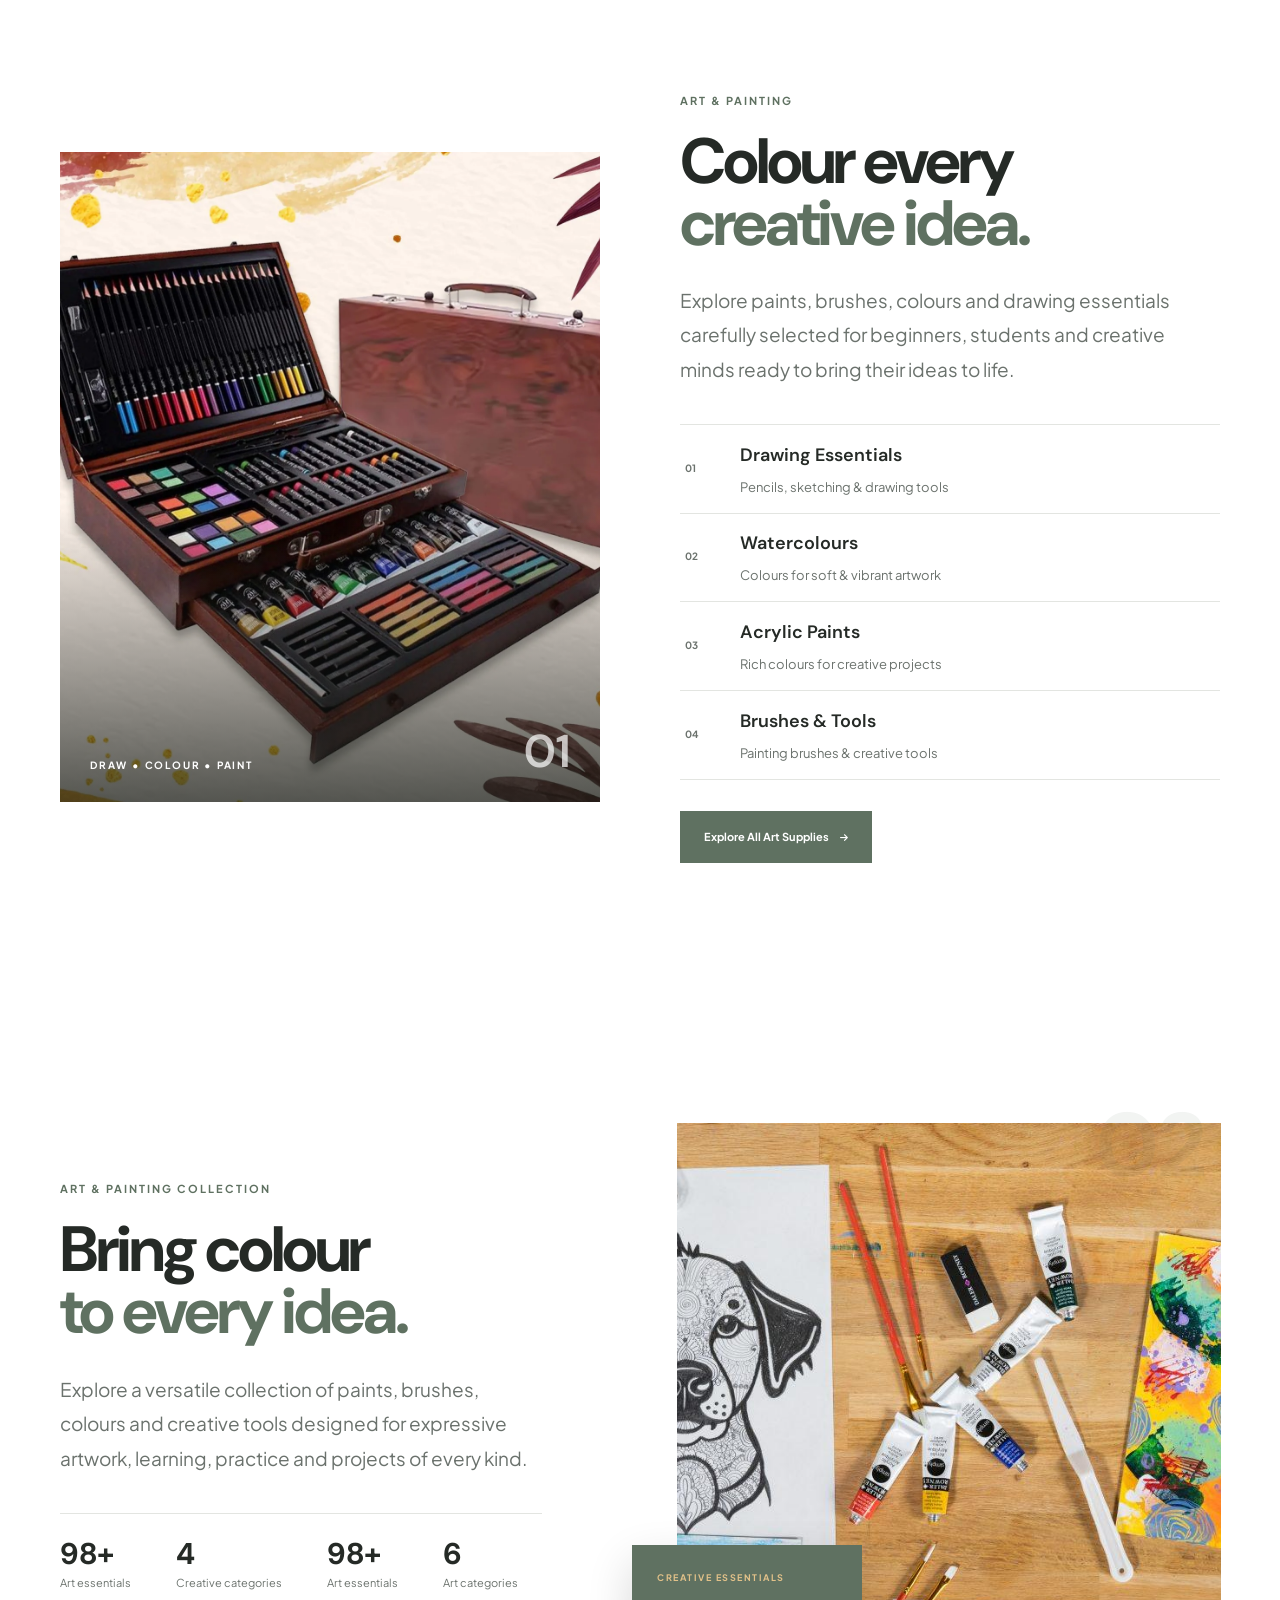
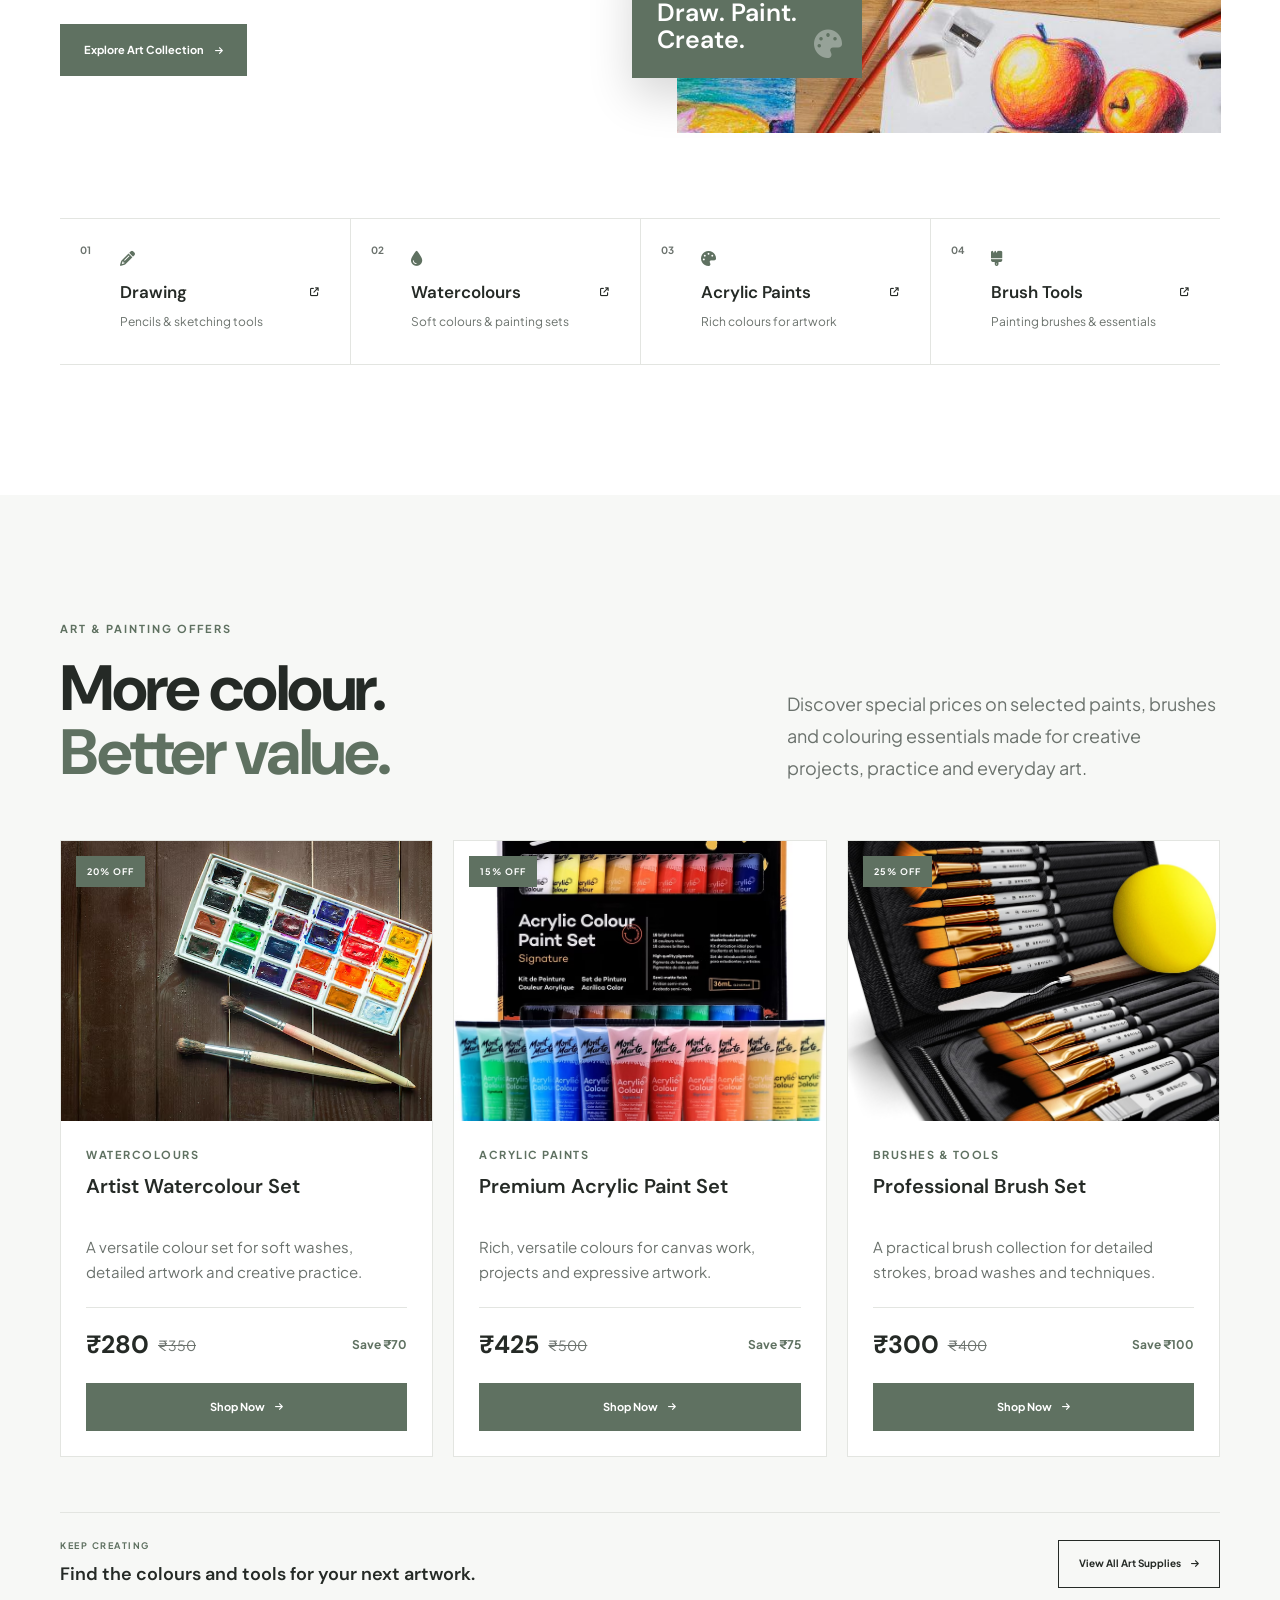
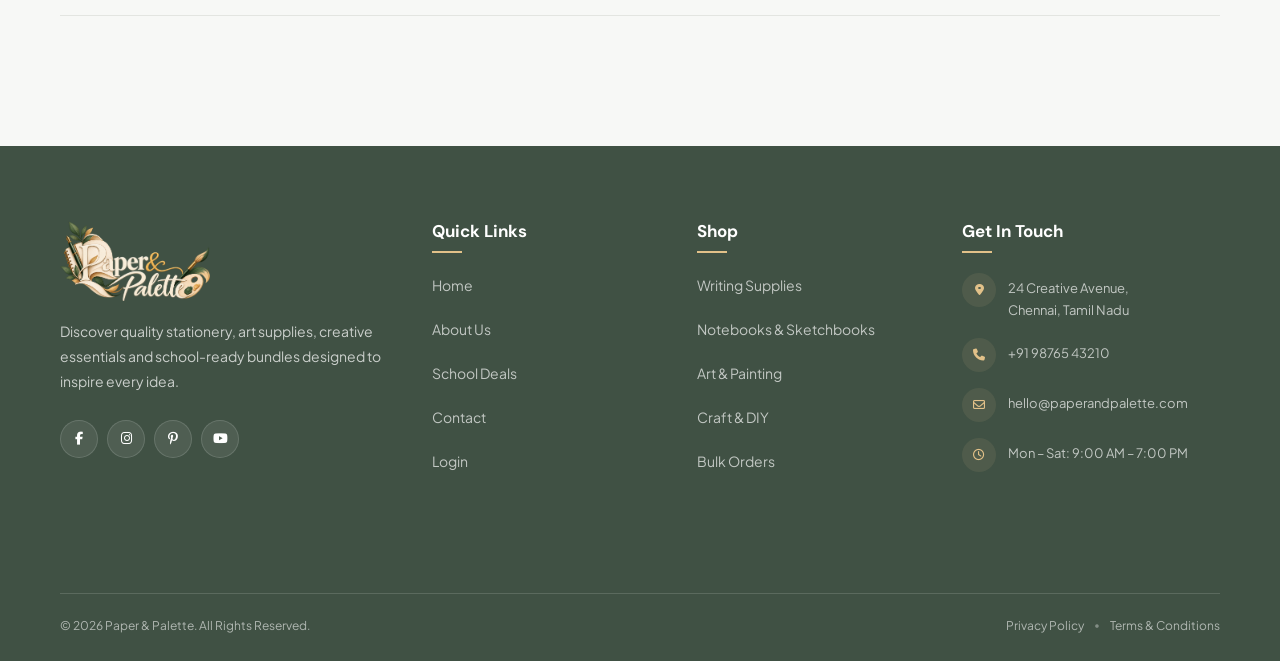
<file: art-painting.html>
<!DOCTYPE html>
<html lang="en">

<head>
    <meta charset="UTF-8">
    <meta name="viewport" content="width=device-width, initial-scale=1.0">

    <title>Paper & Palette</title>

    <!-- SEO -->
    <meta name="description"
        content="Paper & Palette - Shop premium stationery, notebooks, sketchbooks, art supplies, painting materials, and craft kits.">
    <meta name="keywords"
        content="stationery, art supplies, notebooks, sketchbooks, painting supplies, craft kits, school supplies">
    <meta name="author" content="Paper & Palette">

    <!-- Favicon -->
    <link rel="icon" href="images/logo.png" type="image/png">

    <!-- Google Fonts -->
    <link rel="preconnect" href="https://fonts.googleapis.com">
    <link rel="preconnect" href="https://fonts.gstatic.com" crossorigin>

    <link
        href="https://fonts.googleapis.com/css2?family=DM+Sans:wght@400;500;600;700&family=Plus+Jakarta+Sans:wght@400;500;600;700&display=swap"
        rel="stylesheet">

    <!-- Font Awesome -->
    <link rel="stylesheet" href="https://cdnjs.cloudflare.com/ajax/libs/font-awesome/6.5.2/css/all.min.css">

    <!-- Main CSS -->
    <link rel="stylesheet" href="css/style.css">
</head>

<body>

    <script>
        (function () {
            try {
                if (localStorage.getItem("paperPaletteTheme") === "dark") {
                    document.body.classList.add("dark-mode");
                }
                document.body.classList.add("js-anim-ready");
            } catch (error) { }
        })();
    </script>


    <!-- =====================================================
         HEADER
    ====================================================== -->

    <header class="site-header">

        <div class="container">

            <div class="navbar">


                <!-- =================================================
                     LOGO
                ================================================== -->

                <a href="index.html" class="site-logo" aria-label="Paper & Palette Home">

                    <img src="images/logo.png" class="logo-default" alt="Paper & Palette">

                    <img src="images/logo-dark.png" class="logo-light" alt="Paper & Palette">


                </a>


                <!-- =================================================
                     MAIN NAVIGATION
                ================================================== -->

                <nav class="main-nav" id="mainNav" aria-label="Main Navigation">

                    <ul class="nav-list">


                        <!-- =========================
                             HOME
                        ========================== -->

                        <li class="nav-item has-dropdown">

                            <a href="#" class="nav-link dropdown-trigger">

                                <span>Home</span>

                                <i class="fa-solid fa-chevron-down dropdown-icon"></i>

                            </a>


                            <ul class="nav-dropdown">

                                <li>
                                    <a href="index.html">
                                        Home 1
                                    </a>
                                </li>

                                <li>
                                    <a href="home-2.html">
                                        Home 2
                                    </a>
                                </li>

                            </ul>

                        </li>


                        <!-- =========================
                             ABOUT US
                        ========================== -->

                        <li class="nav-item">

                            <a href="about.html" class="nav-link">

                                About Us

                            </a>

                        </li>


                        <!-- =========================
                             SHOP
                        ========================== -->

                        <li class="nav-item has-dropdown">

                            <a href="#" class="nav-link dropdown-trigger active">

                                <span>Shop</span>

                                <i class="fa-solid fa-chevron-down dropdown-icon"></i>

                            </a>


                            <ul class="nav-dropdown shop-dropdown">


                                <!-- Writing Supplies -->

                                <li>
                                    <a href="writing-supplies.html">

                                        Writing Supplies

                                    </a>
                                </li>


                                <!-- Notebooks -->

                                <li>
                                    <a href="notebooks-sketchbooks.html">

                                        Notebooks &amp; Sketchbooks

                                    </a>
                                </li>


                                <!-- Art & Painting -->

                                <li>
                                    <a href="art-painting.html" class="active">

                                        Art &amp; Painting

                                    </a>
                                </li>


                                <!-- Craft & DIY -->

                                <li>
                                    <a href="craft-diy.html">

                                        Craft &amp; DIY

                                    </a>
                                </li>


                            </ul>

                        </li>


                        <!-- =========================
                             SCHOOL DEALS
                        ========================== -->

                        <li class="nav-item">

                            <a href="school-deals.html" class="nav-link">

                                School Deals

                            </a>

                        </li>


                        <!-- =========================
                             CONTACT
                        ========================== -->

                        <li class="nav-item">

                            <a href="contact.html" class="nav-link">

                                Contact

                            </a>

                        </li>

                    </ul>


                    <!-- =================================================
                         MOBILE MENU ACTIONS
                         These appear only inside hamburger menu
                    ================================================== -->

                    <div class="mobile-menu-actions">


                        <!-- =========================
                             DARK MODE
                        ========================== -->

                        <button type="button" class="mobile-action-btn" id="mobileThemeToggle">

                            <span>

                                <i class="fa-solid fa-moon action-icon"></i>

                            </span>

                            <i class="fa-solid fa-chevron-right action-arrow"></i>

                        </button>


                        <!-- =========================
                             RTL MODE
                        ========================== -->

                        <button type="button" class="mobile-action-btn" id="mobileRtlToggle">

                            <span>
                                <i class="fa-solid fa-right-left action-icon"></i>
                            </span>

                        </button>


                        <!-- =========================
                             LOGIN
                        ========================== -->

                        <a href="login.html" class="mobile-login-btn">

                            <span>

                                <i class="fa-regular fa-user action-icon"></i>

                                <span>Login</span>

                            </span>

                            <i class="fa-solid fa-arrow-right action-arrow"></i>

                        </a>


                        <!-- =========================
                             BULK ORDERS
                        ========================== -->

                        <a href="bulk-orders.html" class="mobile-bulk-btn">

                            <span>
                                Bulk Orders
                            </span>

                            <i class="fa-solid fa-arrow-right"></i>

                        </a>


                    </div>

                </nav>


                <!-- =================================================
                     HEADER ACTIONS
                     Desktop only
                ================================================== -->

                <div class="navbar-actions">


                    <!-- Desktop Actions -->

                    <div class="desktop-actions">


                        <!-- Dark Mode -->

                        <button type="button" class="nav-icon-btn" id="themeToggle" aria-label="Toggle Dark Mode"
                            title="Dark Mode">

                            <i class="fa-solid fa-moon"></i>

                        </button>


                        <!-- RTL -->

                        <button type="button" class="nav-icon-btn" id="rtlToggle" aria-label="Toggle RTL Mode"
                            title="RTL Mode">

                            <i class="fa-solid fa-right-left"></i>

                        </button>


                        <!-- Login -->

                        <a href="login.html" class="login-btn">

                            <i class="fa-regular fa-user"></i>

                            <span>
                                Login
                            </span>

                        </a>


                        <!-- Bulk Orders -->

                        <a href="bulk-orders.html" class="bulk-orders-btn">

                            <span>
                                Bulk Orders
                            </span>

                            <i class="fa-solid fa-arrow-right"></i>

                        </a>

                    </div>


                    <!-- =================================================
                         MOBILE MENU TOGGLE
                    ================================================== -->

                    <button type="button" class="menu-toggle" id="menuToggle" aria-label="Open Menu"
                        aria-expanded="false">

                        <span></span>
                        <span></span>
                        <span></span>

                    </button>

                </div>

            </div>

        </div>

    </header>


    <main>


        <!-- =====================================================
     ART & PAINTING PAGE — HERO
====================================================== -->


        <section class="shop-hero">


            <div class="shop-hero-bg">


                <img src="images/ap-hero.jpg" alt="Art and painting supplies collection">


            </div>



            <div class="shop-hero-overlay"></div>



            <div class="container">


                <div class="shop-hero-content">


                    <span class="shop-hero-label">
                        ART & PAINTING
                    </span>


                    <h1>
                        Bring your ideas
                        <span>to colour.</span>
                    </h1>



                    <p>
                        Explore a carefully selected collection of
                        paints, brushes, colours and creative essentials
                        made for artists and learners
                    </p>



                    <div class="shop-hero-buttons">


                        <a href="#art-supplies" class="shop-hero-btn shop-hero-btn-primary">


                            Explore Art Supplies


                            <i class="fa-solid fa-arrow-right"></i>


                        </a>



                        <a href="#painting" class="shop-hero-btn shop-hero-btn-secondary">


                            View Painting Supplies


                        </a>


                    </div>



                </div>


            </div>



            <!-- Scroll Indicator -->


            <div class="shop-hero-scroll">


                <span>
                    EXPLORE THE COLLECTION
                </span>


                <i class="fa-solid fa-arrow-down"></i>


            </div>



        </section>


        <!-- =====================================================
     ART & PAINTING — FEATURED COLLECTION
====================================================== -->

        <section class="shop-featured-section">


            <div class="container">


                <!-- Section Heading -->

                <div class="shop-section-heading">


                    <div>

                        <span class="shop-section-label">
                            ART & PAINTING COLLECTION
                        </span>


                        <h2>
                            Colours made for
                            <em>creative minds.</em>
                        </h2>

                    </div>


                    <a href="#" class="shop-view-all">

                        View All Art Supplies

                        <i class="fa-solid fa-arrow-right"></i>

                    </a>


                </div>



                <!-- Product Grid -->

                <div class="shop-featured-grid">


                    <!-- Product 01 -->

                    <article class="shop-product-card">


                        <div class="shop-product-image">


                            <span class="shop-product-badge">
                                BESTSELLER
                            </span>


                            <button type="button" class="shop-product-wishlist" aria-label="Add to wishlist">

                                <i class="fa-regular fa-heart"></i>

                            </button>


                            <img src="images/a1.jpg" alt="Watercolour painting set">


                        </div>



                        <div class="shop-product-content">


                            <span class="shop-product-category">
                                WATERCOLOURS
                            </span>


                            <h3>
                                Watercolour Set
                            </h3>


                            <div class="shop-product-meta">


                                <strong>
                                    ₹280
                                </strong>


                                <a href="product-details.html">

                                    View Product

                                    <i class="fa-solid fa-arrow-right"></i>

                                </a>


                            </div>


                        </div>


                    </article>



                    <!-- Product 02 -->

                    <article class="shop-product-card">


                        <div class="shop-product-image">


                            <span class="shop-product-badge shop-product-new">
                                NEW
                            </span>


                            <button type="button" class="shop-product-wishlist" aria-label="Add to wishlist">

                                <i class="fa-regular fa-heart"></i>

                            </button>


                            <img src="images/a2.jpg" alt="Acrylic paint set">


                        </div>



                        <div class="shop-product-content">


                            <span class="shop-product-category">
                                PAINTS
                            </span>


                            <h3>
                                Acrylic Paint Set
                            </h3>


                            <div class="shop-product-meta">


                                <strong>
                                    ₹420
                                </strong>


                                <a href="product-details.html">

                                    View Product

                                    <i class="fa-solid fa-arrow-right"></i>

                                </a>


                            </div>


                        </div>


                    </article>



                    <!-- Product 03 -->

                    <article class="shop-product-card">


                        <div class="shop-product-image">


                            <span class="shop-product-badge">
                                POPULAR
                            </span>


                            <button type="button" class="shop-product-wishlist" aria-label="Add to wishlist">

                                <i class="fa-regular fa-heart"></i>

                            </button>


                            <img src="images/a3.jpg" alt="Artist paint brush set">


                        </div>



                        <div class="shop-product-content">


                            <span class="shop-product-category">
                                BRUSHES
                            </span>


                            <h3>
                                Artist Brush Set
                            </h3>


                            <div class="shop-product-meta">


                                <strong>
                                    ₹320
                                </strong>


                                <a href="product-details.html">

                                    View Product

                                    <i class="fa-solid fa-arrow-right"></i>

                                </a>


                            </div>


                        </div>


                    </article>



                    <!-- Product 04 -->

                    <article class="shop-product-card">


                        <div class="shop-product-image">


                            <span class="shop-product-badge">
                                CREATIVE PICK
                            </span>


                            <button type="button" class="shop-product-wishlist" aria-label="Add to wishlist">

                                <i class="fa-regular fa-heart"></i>

                            </button>


                            <img src="images/a4.jpg" alt="Artist colour pencil set">


                        </div>



                        <div class="shop-product-content">


                            <span class="shop-product-category">
                                COLOURING
                            </span>


                            <h3>
                                Colour Pencil Set
                            </h3>


                            <div class="shop-product-meta">


                                <strong>
                                    ₹240
                                </strong>


                                <a href="product-details.html">

                                    View Product

                                    <i class="fa-solid fa-arrow-right"></i>

                                </a>


                            </div>


                        </div>


                    </article>


                </div>


            </div>


        </section>

        <!-- =====================================================
     ART & PAINTING — COLLECTION
====================================================== -->

        <section class="shop-stationery-section" id="art-supplies">


            <div class="container">


                <div class="shop-stationery-layout">


                    <!-- Left Visual -->

                    <div class="shop-stationery-visual">


                        <img src="images/art-painting-collection.jpg" alt="Art and painting supplies collection">


                        <div class="shop-stationery-visual-label">


                            <span>
                                DRAW • COLOUR • PAINT
                            </span>


                            <strong>
                                01
                            </strong>


                        </div>


                    </div>



                    <!-- Right Content -->

                    <div class="shop-stationery-content">


                        <span class="shop-section-label">
                            ART & PAINTING
                        </span>


                        <h2>
                            Colour every
                            <em>creative idea.</em>
                        </h2>


                        <p>
                            Explore paints, brushes, colours and drawing
                            essentials carefully selected for beginners,
                            students and creative minds ready to bring
                            their ideas to life.
                        </p>



                        <!-- Categories -->

                        <div class="shop-stationery-categories">


                            <!-- Category 01 -->

                            <a href="art-painting.html?category=drawing">


                                <span class="shop-stationery-number">
                                    01
                                </span>


                                <div>

                                    <strong>
                                        Drawing Essentials
                                    </strong>

                                    <small>
                                        Pencils, sketching & drawing tools
                                    </small>

                                </div>


                                <i class="fa-solid fa-arrow-right"></i>


                            </a>



                            <!-- Category 02 -->

                            <a href="art-painting.html?category=watercolour">


                                <span class="shop-stationery-number">
                                    02
                                </span>


                                <div>

                                    <strong>
                                        Watercolours
                                    </strong>

                                    <small>
                                        Colours for soft & vibrant artwork
                                    </small>

                                </div>


                                <i class="fa-solid fa-arrow-right"></i>


                            </a>



                            <!-- Category 03 -->

                            <a href="art-painting.html?category=acrylic">


                                <span class="shop-stationery-number">
                                    03
                                </span>


                                <div>

                                    <strong>
                                        Acrylic Paints
                                    </strong>

                                    <small>
                                        Rich colours for creative projects
                                    </small>

                                </div>


                                <i class="fa-solid fa-arrow-right"></i>


                            </a>



                            <!-- Category 04 -->

                            <a href="art-painting.html?category=brushes">


                                <span class="shop-stationery-number">
                                    04
                                </span>


                                <div>

                                    <strong>
                                        Brushes & Tools
                                    </strong>

                                    <small>
                                        Painting brushes & creative tools
                                    </small>

                                </div>


                                <i class="fa-solid fa-arrow-right"></i>


                            </a>


                        </div>



                        <!-- CTA -->

                        <a href="art-painting.html" class="shop-stationery-button">


                            Explore All Art Supplies


                            <i class="fa-solid fa-arrow-right"></i>


                        </a>


                    </div>


                </div>


            </div>


        </section>



        <!-- =====================================================
     ART & PAINTING — CREATIVE COLLECTION
====================================================== -->

        <section class="shop-art-section" id="painting">


            <div class="container">


                <div class="shop-art-layout">


                    <!-- LEFT CONTENT -->

                    <div class="shop-art-content">


                        <span class="shop-section-label">
                            ART & PAINTING COLLECTION
                        </span>


                        <h2>
                            Bring colour
                            <em>to every idea.</em>
                        </h2>


                        <p>
                            Explore a versatile collection of paints,
                            brushes, colours and creative tools designed
                            for expressive artwork, learning, practice
                            and projects of every kind.
                        </p>


                        <div class="shop-art-stats">


                            <div>

                                <strong>
                                    100+
                                </strong>

                                <span>
                                    Art essentials
                                </span>

                            </div>


                            <div>

                                <strong>
                                    04
                                </strong>

                                <span>
                                    Creative categories
                                </span>

                            </div>

                            <div>

                                <strong>
                                    100+
                                </strong>

                                <span>
                                    Art essentials
                                </span>

                            </div>


                            <div>

                                <strong>
                                    06
                                </strong>

                                <span>
                                    Art categories
                                </span>

                            </div>


                        </div>


                        <a href="art-painting.html" class="shop-art-button">

                            Explore Art Collection

                            <i class="fa-solid fa-arrow-right"></i>

                        </a>


                    </div>



                    <!-- RIGHT VISUAL -->

                    <div class="shop-art-visual">


                        <div class="shop-art-main-image">


                            <img src="images/art-painting-creative.jpg" alt="Art and painting creative collection">


                        </div>


                        <div class="shop-art-floating-card">


                            <span>
                                CREATIVE ESSENTIALS
                            </span>


                            <strong>
                                Draw.
                                Paint.
                                Create.
                            </strong>


                            <i class="fa-solid fa-palette"></i>


                        </div>


                        <div class="shop-art-number">
                            02
                        </div>


                    </div>


                </div>



                <!-- ART CATEGORY STRIP -->

                <div class="shop-art-categories">


                    <!-- 01 -->

                    <a href="art-painting.html?category=drawing">


                        <span>
                            01
                        </span>


                        <div>

                            <i class="fa-solid fa-pencil"></i>

                            <strong>
                                Drawing
                            </strong>

                            <small>
                                Pencils & sketching tools
                            </small>

                        </div>


                        <i class="fa-solid fa-arrow-up-right-from-square"></i>


                    </a>



                    <!-- 02 -->

                    <a href="art-painting.html?category=watercolour">


                        <span>
                            02
                        </span>


                        <div>

                            <i class="fa-solid fa-droplet"></i>

                            <strong>
                                Watercolours
                            </strong>

                            <small>
                                Soft colours & painting sets
                            </small>

                        </div>


                        <i class="fa-solid fa-arrow-up-right-from-square"></i>


                    </a>



                    <!-- 03 -->

                    <a href="art-painting.html?category=acrylic">


                        <span>
                            03
                        </span>


                        <div>

                            <i class="fa-solid fa-palette"></i>

                            <strong>
                                Acrylic Paints
                            </strong>

                            <small>
                                Rich colours for artwork
                            </small>

                        </div>


                        <i class="fa-solid fa-arrow-up-right-from-square"></i>


                    </a>



                    <!-- 04 -->

                    <a href="art-painting.html?category=brushes">


                        <span>
                            04
                        </span>


                        <div>

                            <i class="fa-solid fa-brush"></i>

                            <strong>
                                Brush Tools
                            </strong>

                            <small>
                                Painting brushes & essentials
                            </small>

                        </div>


                        <i class="fa-solid fa-arrow-up-right-from-square"></i>


                    </a>


                </div>


            </div>


        </section>

        <!-- =====================================================
     ART & PAINTING — SPECIAL OFFERS
====================================================== -->

        <section class="shop-offers-section">


            <div class="container">


                <!-- Heading -->

                <div class="shop-offers-heading">


                    <div>

                        <span class="shop-section-label">
                            ART & PAINTING OFFERS
                        </span>


                        <h2>
                            More colour.
                            <em>Better value.</em>
                        </h2>

                    </div>


                    <p>
                        Discover special prices on selected paints,
                        brushes and colouring essentials made for
                        creative projects, practice and everyday art.
                    </p>


                </div>



                <!-- Offers -->

                <div class="shop-offers-grid">


                    <!-- Offer 01 -->

                    <article class="shop-offer-card">


                        <div class="shop-offer-image">


                            <span class="shop-offer-discount">
                                20% OFF
                            </span>


                            <img src="images/a1.jpg" alt="Watercolour painting set offer">


                        </div>



                        <div class="shop-offer-content">


                            <span class="shop-offer-category">
                                WATERCOLOURS
                            </span>


                            <h3>
                                Artist Watercolour Set
                            </h3>


                            <p>
                                A versatile colour set for soft washes,
                                detailed artwork and creative practice.
                            </p>



                            <div class="shop-offer-price">


                                <strong>
                                    ₹280
                                </strong>


                                <del>
                                    ₹350
                                </del>


                                <span>
                                    Save ₹70
                                </span>


                            </div>



                            <a href="product-details.html" class="shop-offer-button">


                                Shop Now


                                <i class="fa-solid fa-arrow-right"></i>


                            </a>


                        </div>


                    </article>



                    <!-- Offer 02 -->

                    <article class="shop-offer-card">


                        <div class="shop-offer-image">


                            <span class="shop-offer-discount">
                                15% OFF
                            </span>


                            <img src="images/a2.jpg" alt="Acrylic paint set offer">


                        </div>



                        <div class="shop-offer-content">


                            <span class="shop-offer-category">
                                ACRYLIC PAINTS
                            </span>


                            <h3>
                                Premium Acrylic Paint Set
                            </h3>


                            <p>
                                Rich, versatile colours for canvas work,
                                projects and expressive artwork.
                            </p>



                            <div class="shop-offer-price">


                                <strong>
                                    ₹425
                                </strong>


                                <del>
                                    ₹500
                                </del>


                                <span>
                                    Save ₹75
                                </span>


                            </div>



                            <a href="product-details.html" class="shop-offer-button">


                                Shop Now


                                <i class="fa-solid fa-arrow-right"></i>


                            </a>


                        </div>


                    </article>



                    <!-- Offer 03 -->

                    <article class="shop-offer-card">


                        <div class="shop-offer-image">


                            <span class="shop-offer-discount">
                                25% OFF
                            </span>


                            <img src="images/a3.jpg" alt="Artist brush set offer">


                        </div>



                        <div class="shop-offer-content">


                            <span class="shop-offer-category">
                                BRUSHES & TOOLS
                            </span>


                            <h3>
                                Professional Brush Set
                            </h3>


                            <p>
                                A practical brush collection for detailed
                                strokes, broad washes and techniques.
                            </p>



                            <div class="shop-offer-price">


                                <strong>
                                    ₹300
                                </strong>


                                <del>
                                    ₹400
                                </del>


                                <span>
                                    Save ₹100
                                </span>


                            </div>



                            <a href="product-details.html" class="shop-offer-button">


                                Shop Now


                                <i class="fa-solid fa-arrow-right"></i>


                            </a>


                        </div>


                    </article>


                </div>



                <!-- Bottom CTA -->

                <div class="shop-offers-bottom">


                    <div>


                        <span>
                            KEEP CREATING
                        </span>


                        <strong>
                            Find the colours and tools for your next artwork.
                        </strong>


                    </div>



                    <a href="art-painting.html" class="shop-offers-all-button">


                        View All Art Supplies


                        <i class="fa-solid fa-arrow-right"></i>


                    </a>


                </div>


            </div>


        </section>




    </main>


    <!-- =====================================================
     FOOTER
====================================================== -->

    <footer class="site-footer">

        <div class="container">

            <div class="footer-grid">


                <!-- =========================================
                 BRAND
            ========================================== -->

                <div class="footer-brand">

                    <a href="index.html" class="footer-logo">

                        <img src="images/logo-dark.png" class="logo-default" alt="Paper & Palette">

                        <img src="images/logo-dark.png" class="logo-light" alt="Paper & Palette">

                    </a>

                    <p>
                        Discover quality stationery, art supplies,
                        creative essentials and school-ready bundles
                        designed to inspire every idea.
                    </p>


                    <!-- Social Links -->

                    <div class="footer-socials">

                        <a href="#" aria-label="Facebook" title="Facebook">

                            <i class="fa-brands fa-facebook-f"></i>

                        </a>

                        <a href="#" aria-label="Instagram" title="Instagram">

                            <i class="fa-brands fa-instagram"></i>

                        </a>

                        <a href="#" aria-label="Pinterest" title="Pinterest">

                            <i class="fa-brands fa-pinterest-p"></i>

                        </a>

                        <a href="#" aria-label="YouTube" title="YouTube">

                            <i class="fa-brands fa-youtube"></i>

                        </a>

                    </div>

                </div>


                <!-- =========================================
                 QUICK LINKS
            ========================================== -->

                <div class="footer-column">

                    <h4>
                        Quick Links
                    </h4>

                    <ul class="footer-links">

                        <li>
                            <a href="index.html">
                                Home
                            </a>
                        </li>

                        <li>
                            <a href="about.html">
                                About Us
                            </a>
                        </li>

                        <li>
                            <a href="school-deals.html">
                                School Deals
                            </a>
                        </li>

                        <li>
                            <a href="contact.html">
                                Contact
                            </a>
                        </li>

                        <li>
                            <a href="login.html">
                                Login
                            </a>
                        </li>

                    </ul>

                </div>


                <!-- =========================================
                 SHOP
            ========================================== -->

                <div class="footer-column">

                    <h4>
                        Shop
                    </h4>

                    <ul class="footer-links">

                        <li>
                            <a href="writing-supplies.html">
                                Writing Supplies
                            </a>
                        </li>

                        <li>
                            <a href="notebooks-sketchbooks.html">
                                Notebooks &amp; Sketchbooks
                            </a>
                        </li>

                        <li>
                            <a href="art-painting.html">
                                Art &amp; Painting
                            </a>
                        </li>

                        <li>
                            <a href="craft-diy.html">
                                Craft &amp; DIY
                            </a>
                        </li>

                        <li>
                            <a href="bulk-orders.html">
                                Bulk Orders
                            </a>
                        </li>

                    </ul>

                </div>


                <!-- =========================================
                 CONTACT
            ========================================== -->

                <div class="footer-column footer-contact">

                    <h4>
                        Get In Touch
                    </h4>


                    <div class="footer-contact-item">

                        <span class="footer-contact-icon">
                            <i class="fa-solid fa-location-dot"></i>
                        </span>

                        <p>
                            24 Creative Avenue,<br>
                            Chennai, Tamil Nadu
                        </p>

                    </div>


                    <div class="footer-contact-item">

                        <span class="footer-contact-icon">
                            <i class="fa-solid fa-phone"></i>
                        </span>

                        <a href="tel:+919876543210">
                            +91 98765 43210
                        </a>

                    </div>


                    <div class="footer-contact-item">

                        <span class="footer-contact-icon">
                            <i class="fa-regular fa-envelope"></i>
                        </span>

                        <a href="mailto:hello@paperandpalette.com">
                            hello@paperandpalette.com
                        </a>

                    </div>


                    <div class="footer-contact-item">

                        <span class="footer-contact-icon">
                            <i class="fa-regular fa-clock"></i>
                        </span>

                        <p>
                            Mon – Sat: 9:00 AM – 7:00 PM
                        </p>

                    </div>

                </div>

            </div>


            <!-- =========================================
             FOOTER BOTTOM
        ========================================== -->

            <div class="footer-bottom">

                <p>
                    © 2026 Paper &amp; Palette.
                    All Rights Reserved.
                </p>


                <div class="footer-bottom-links">

                    <a href="#">
                        Privacy Policy
                    </a>

                    <span>•</span>

                    <a href="#">
                        Terms &amp; Conditions
                    </a>

                </div>

            </div>

        </div>

    </footer>

    <!-- Scroll To Top -->

    <button class="scroll-top-btn" id="scrollTopBtn" aria-label="Scroll to top">

        <i class="fa-solid fa-arrow-up"></i>

    </button>

    <script src="js/main.js"></script>

</body>

</html>
</file>
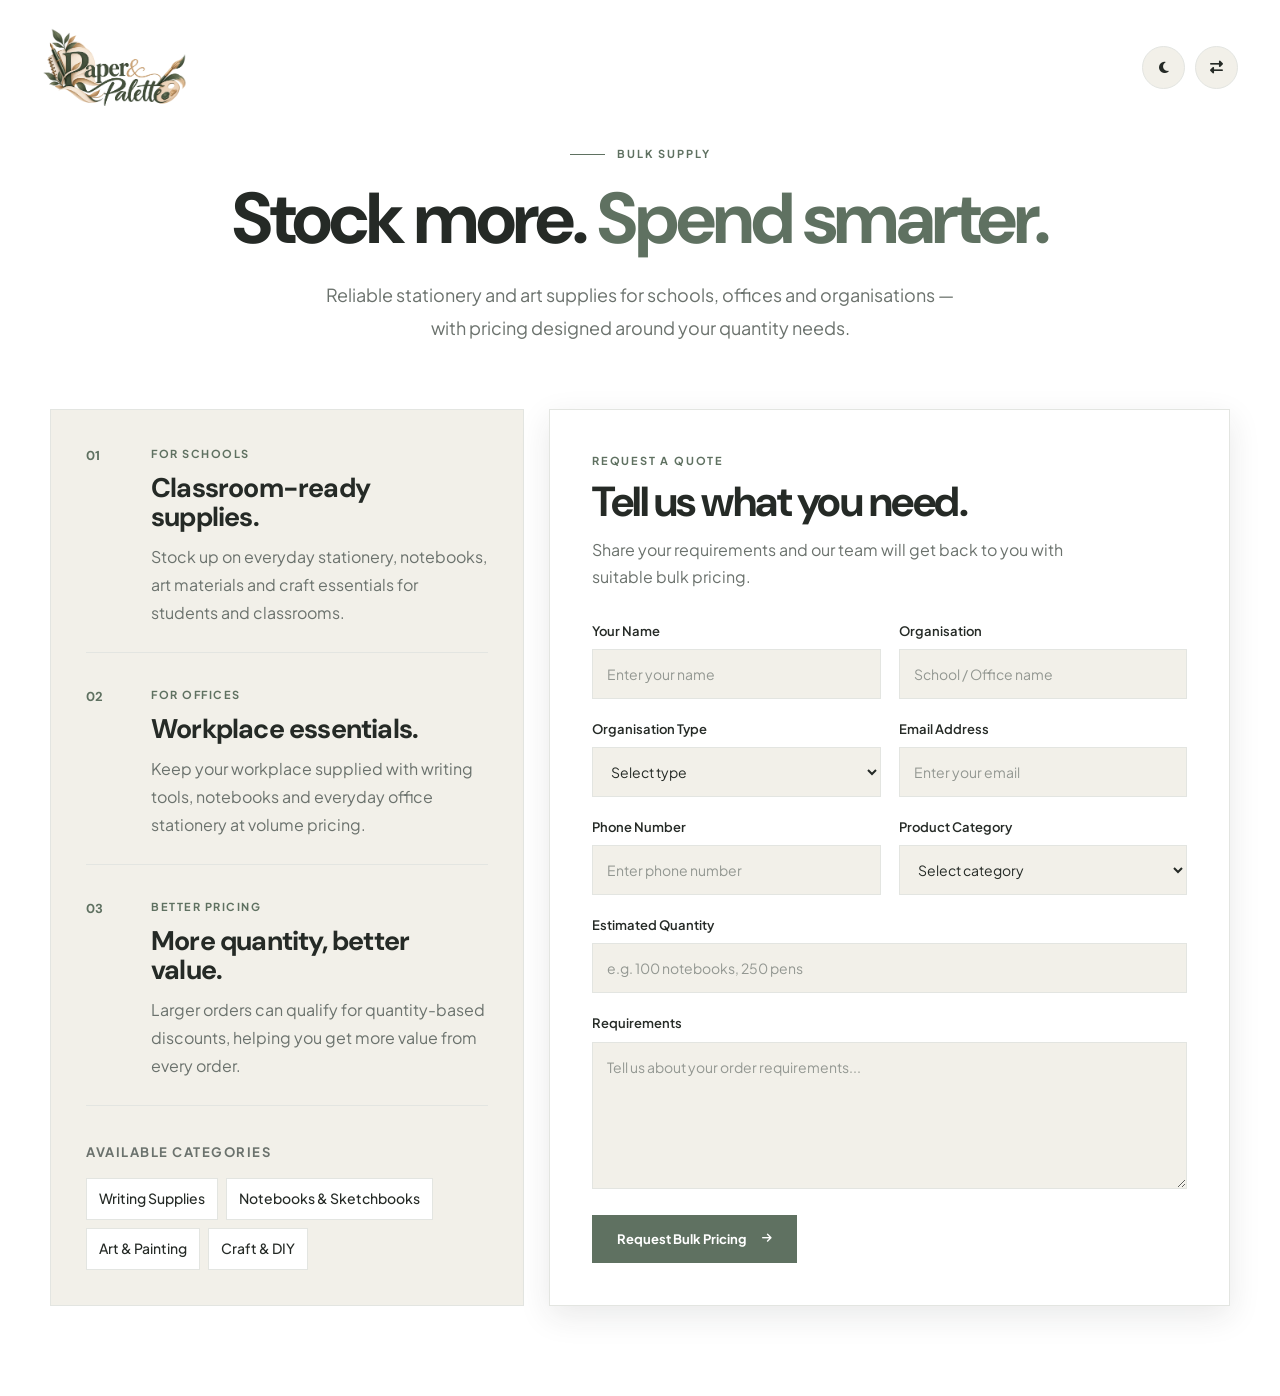
<file: bulk-orders.html>
<!DOCTYPE html>
<html lang="en">

<head>
    <meta charset="UTF-8">
    <meta name="viewport" content="width=device-width, initial-scale=1.0">

    <title>Paper & Palette</title>

    <!-- SEO -->
    <meta name="description"
        content="Paper & Palette - Shop premium stationery, notebooks, sketchbooks, art supplies, painting materials, and craft kits.">
    <meta name="keywords"
        content="stationery, art supplies, notebooks, sketchbooks, painting supplies, craft kits, school supplies">
    <meta name="author" content="Paper & Palette">

    <!-- Favicon -->
    <link rel="icon" href="images/logo.png" type="image/png">

    <!-- Google Fonts -->
    <link rel="preconnect" href="https://fonts.googleapis.com">
    <link rel="preconnect" href="https://fonts.gstatic.com" crossorigin>

    <link
        href="https://fonts.googleapis.com/css2?family=DM+Sans:wght@400;500;600;700&family=Plus+Jakarta+Sans:wght@400;500;600;700&display=swap"
        rel="stylesheet">

    <!-- Font Awesome -->
    <link rel="stylesheet" href="https://cdnjs.cloudflare.com/ajax/libs/font-awesome/6.5.2/css/all.min.css">

    <!-- Main CSS -->
    <link rel="stylesheet" href="css/style.css">
</head>


<body class="bulk-page">

    <script>
        (function () {
            try {
                if (localStorage.getItem("paperPaletteTheme") === "dark") {
                    document.body.classList.add("dark-mode");
                }
                document.body.classList.add("js-anim-ready");
            } catch (error) {}
        })();
    </script>


    <!-- =====================================================
         TOP CONTROLS
    ====================================================== -->

    <div class="bulk-topbar">


        <!-- Logo -->

        <a href="index.html" class="bulk-logo">

            <img src="images/logo.png" class="bulk-logo-default" alt="Paper &amp; Palette">

            <img src="images/logo-dark.png" class="bulk-logo-light" alt="Paper &amp; Palette">

        </a>


        <!-- Controls -->

        <div class="bulk-actions">

            <button type="button" class="bulk-toggle-btn" id="themeToggle" aria-label="Toggle Dark Mode">

                <i class="fa-solid fa-moon"></i>

            </button>


            <button type="button" class="bulk-toggle-btn" id="rtlToggle" aria-label="Toggle RTL Mode">

                <i class="fa-solid fa-right-left"></i>

            </button>

        </div>

    </div>



    <!-- =====================================================
         BULK ORDERS MAIN
    ====================================================== -->

    <main class="bulk-main">


        <!-- Intro -->

        <section class="bulk-intro">

            <div class="bulk-intro-label">

                <span></span>

                BULK SUPPLY

            </div>


            <h1>
                Stock more.
                <em>Spend smarter.</em>
            </h1>


            <p>
                Reliable stationery and art supplies for schools,
                offices and organisations — with pricing designed
                around your quantity needs.
            </p>

        </section>



        <!-- Main Layout -->

        <section class="bulk-workspace">

            <!-- LEFT -->

            <div class="bulk-benefits">


                <!-- Schools -->

                <div class="bulk-benefit">

                    <div class="bulk-benefit-number">
                        01
                    </div>

                    <div>

                        <span>
                            FOR SCHOOLS
                        </span>

                        <h2>
                            Classroom-ready
                            supplies.
                        </h2>

                        <p>
                            Stock up on everyday stationery,
                            notebooks, art materials and craft
                            essentials for students and classrooms.
                        </p>

                    </div>

                </div>


                <!-- Offices -->

                <div class="bulk-benefit">

                    <div class="bulk-benefit-number">
                        02
                    </div>

                    <div>

                        <span>
                            FOR OFFICES
                        </span>

                        <h2>
                            Workplace
                            essentials.
                        </h2>

                        <p>
                            Keep your workplace supplied with
                            writing tools, notebooks and everyday
                            office stationery at volume pricing.
                        </p>

                    </div>

                </div>


                <!-- Pricing -->

                <div class="bulk-benefit">

                    <div class="bulk-benefit-number">
                        03
                    </div>

                    <div>

                        <span>
                            BETTER PRICING
                        </span>

                        <h2>
                            More quantity,
                            better value.
                        </h2>

                        <p>
                            Larger orders can qualify for
                            quantity-based discounts, helping
                            you get more value from every order.
                        </p>

                    </div>

                </div>


                <!-- Categories -->

                <div class="bulk-categories">

                    <span>
                        AVAILABLE CATEGORIES
                    </span>

                    <div class="bulk-category-list">

                        <span>Writing Supplies</span>

                        <span>Notebooks &amp; Sketchbooks</span>

                        <span>Art &amp; Painting</span>

                        <span>Craft &amp; DIY</span>

                    </div>

                </div>

            </div>



            <!-- RIGHT FORM -->

            <div class="bulk-form-panel">

                <div class="bulk-form-heading">

                    <span>
                        REQUEST A QUOTE
                    </span>

                    <h2>
                        Tell us what
                        you need.
                    </h2>

                    <p>
                        Share your requirements and our team
                        will get back to you with suitable
                        bulk pricing.
                    </p>

                </div>


                <form class="bulk-order-form" action="#" method="post">


                    <div class="bulk-form-row">


                        <div class="bulk-form-group">

                            <label for="bulkName">
                                Your Name
                            </label>

                            <input type="text" id="bulkName" name="name" placeholder="Enter your name" required>

                        </div>


                        <div class="bulk-form-group">

                            <label for="bulkOrganisation">
                                Organisation
                            </label>

                            <input type="text" id="bulkOrganisation" name="organisation"
                                placeholder="School / Office name" required>

                        </div>

                    </div>


                    <div class="bulk-form-row">


                        <div class="bulk-form-group">

                            <label for="bulkType">
                                Organisation Type
                            </label>

                            <select id="bulkType" name="organisation_type" required>

                                <option value="">
                                    Select type
                                </option>

                                <option value="school">
                                    School
                                </option>

                                <option value="office">
                                    Office
                                </option>

                                <option value="other">
                                    Other Organisation
                                </option>

                            </select>

                        </div>


                        <div class="bulk-form-group">

                            <label for="bulkEmail">
                                Email Address
                            </label>

                            <input type="email" id="bulkEmail" name="email" placeholder="Enter your email" required>

                        </div>

                    </div>


                    <div class="bulk-form-row">


                        <div class="bulk-form-group">

                            <label for="bulkPhone">
                                Phone Number
                            </label>

                            <input type="tel" id="bulkPhone" name="phone" placeholder="Enter phone number">

                        </div>


                        <div class="bulk-form-group">

                            <label for="bulkCategory">
                                Product Category
                            </label>

                            <select id="bulkCategory" name="category" required>

                                <option value="">
                                    Select category
                                </option>

                                <option value="writing">
                                    Writing Supplies
                                </option>

                                <option value="notebooks">
                                    Notebooks &amp; Sketchbooks
                                </option>

                                <option value="art">
                                    Art &amp; Painting
                                </option>

                                <option value="craft">
                                    Craft &amp; DIY
                                </option>

                                <option value="multiple">
                                    Multiple Categories
                                </option>

                            </select>

                        </div>

                    </div>


                    <div class="bulk-form-group">

                        <label for="bulkQuantity">
                            Estimated Quantity
                        </label>

                        <input type="text" id="bulkQuantity" name="quantity" placeholder="e.g. 100 notebooks, 250 pens">

                    </div>


                    <div class="bulk-form-group">

                        <label for="bulkMessage">
                            Requirements
                        </label>

                        <textarea id="bulkMessage" name="message" rows="5"
                            placeholder="Tell us about your order requirements..." required></textarea>

                    </div>


                    <button type="submit" class="bulk-submit-btn">

                        Request Bulk Pricing

                        <i class="fa-solid fa-arrow-right"></i>

                    </button>

                </form>

            </div>

        </section>

    </main>

    <!-- Scroll To Top -->

    <button class="scroll-top-btn" id="scrollTopBtn" aria-label="Scroll to top">

        <i class="fa-solid fa-arrow-up"></i>

    </button>

    <script src="js/main.js"></script>

</body>

</html>
</file>
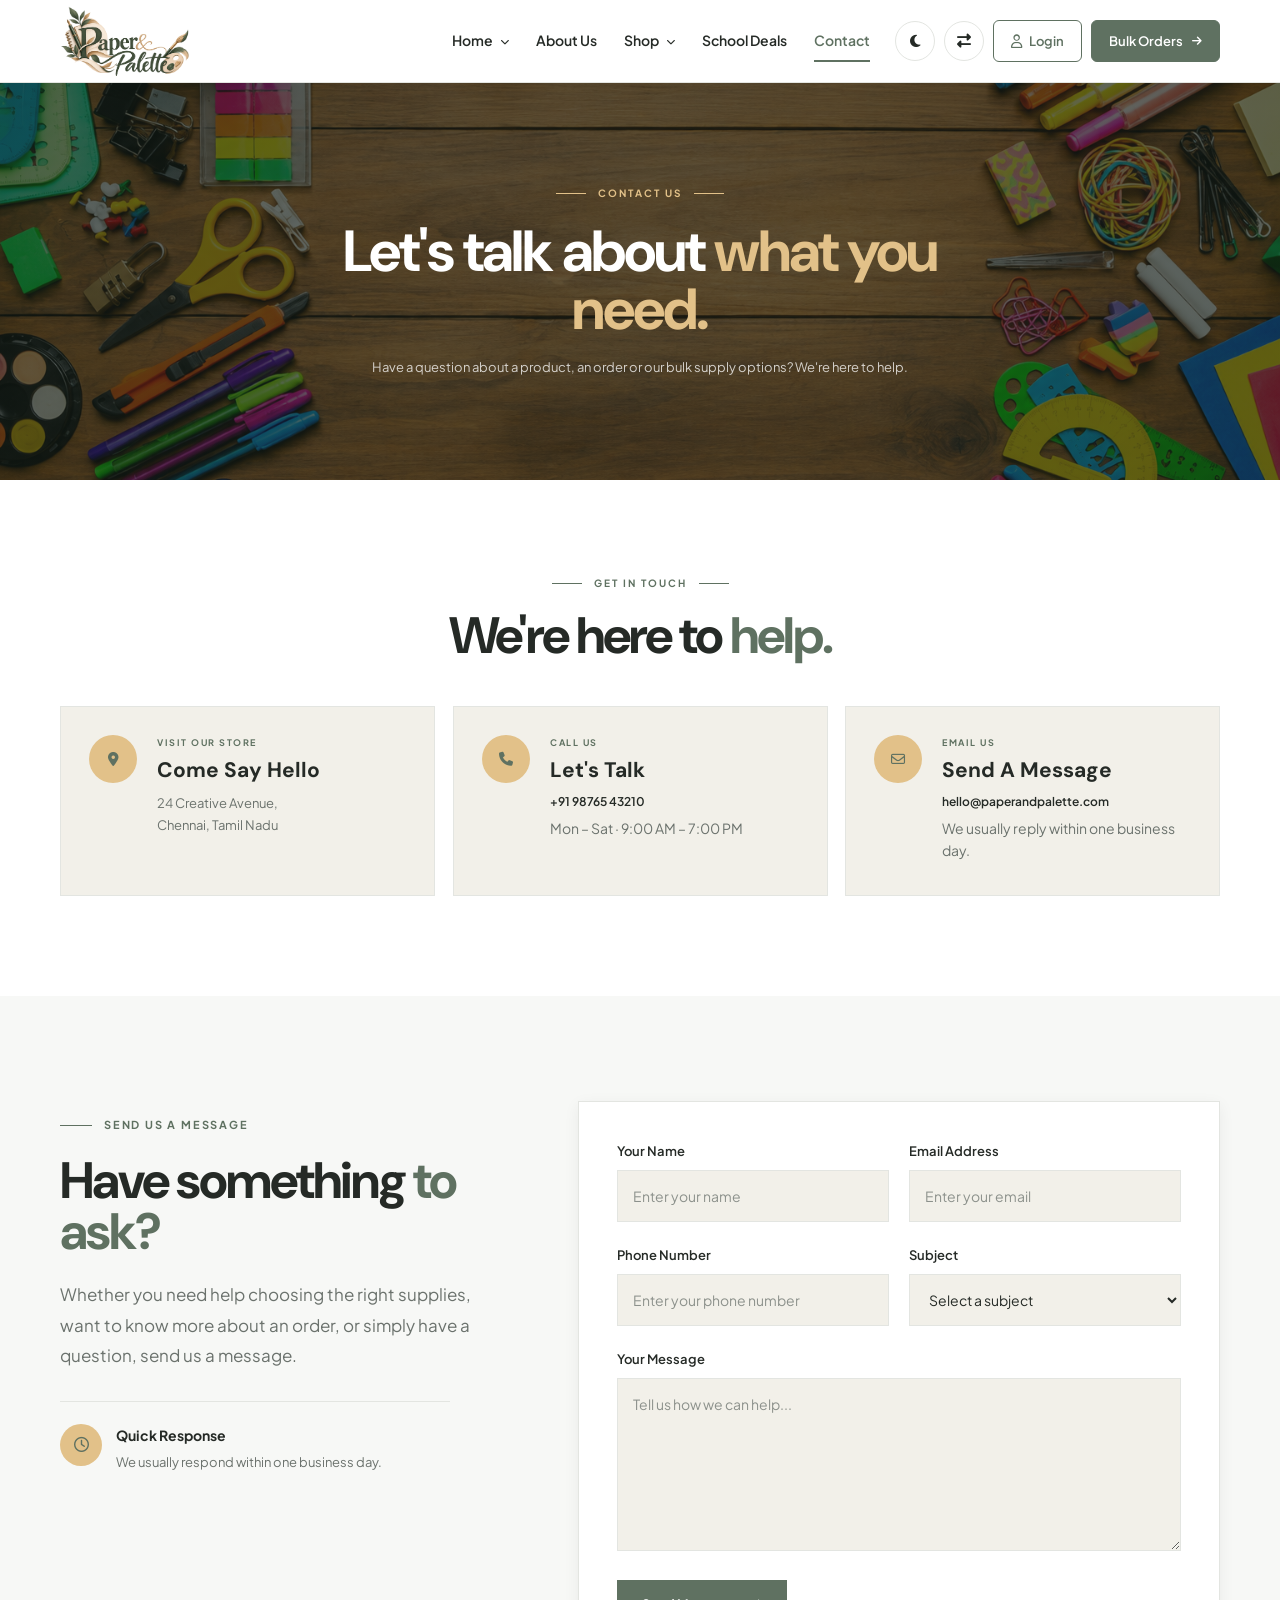
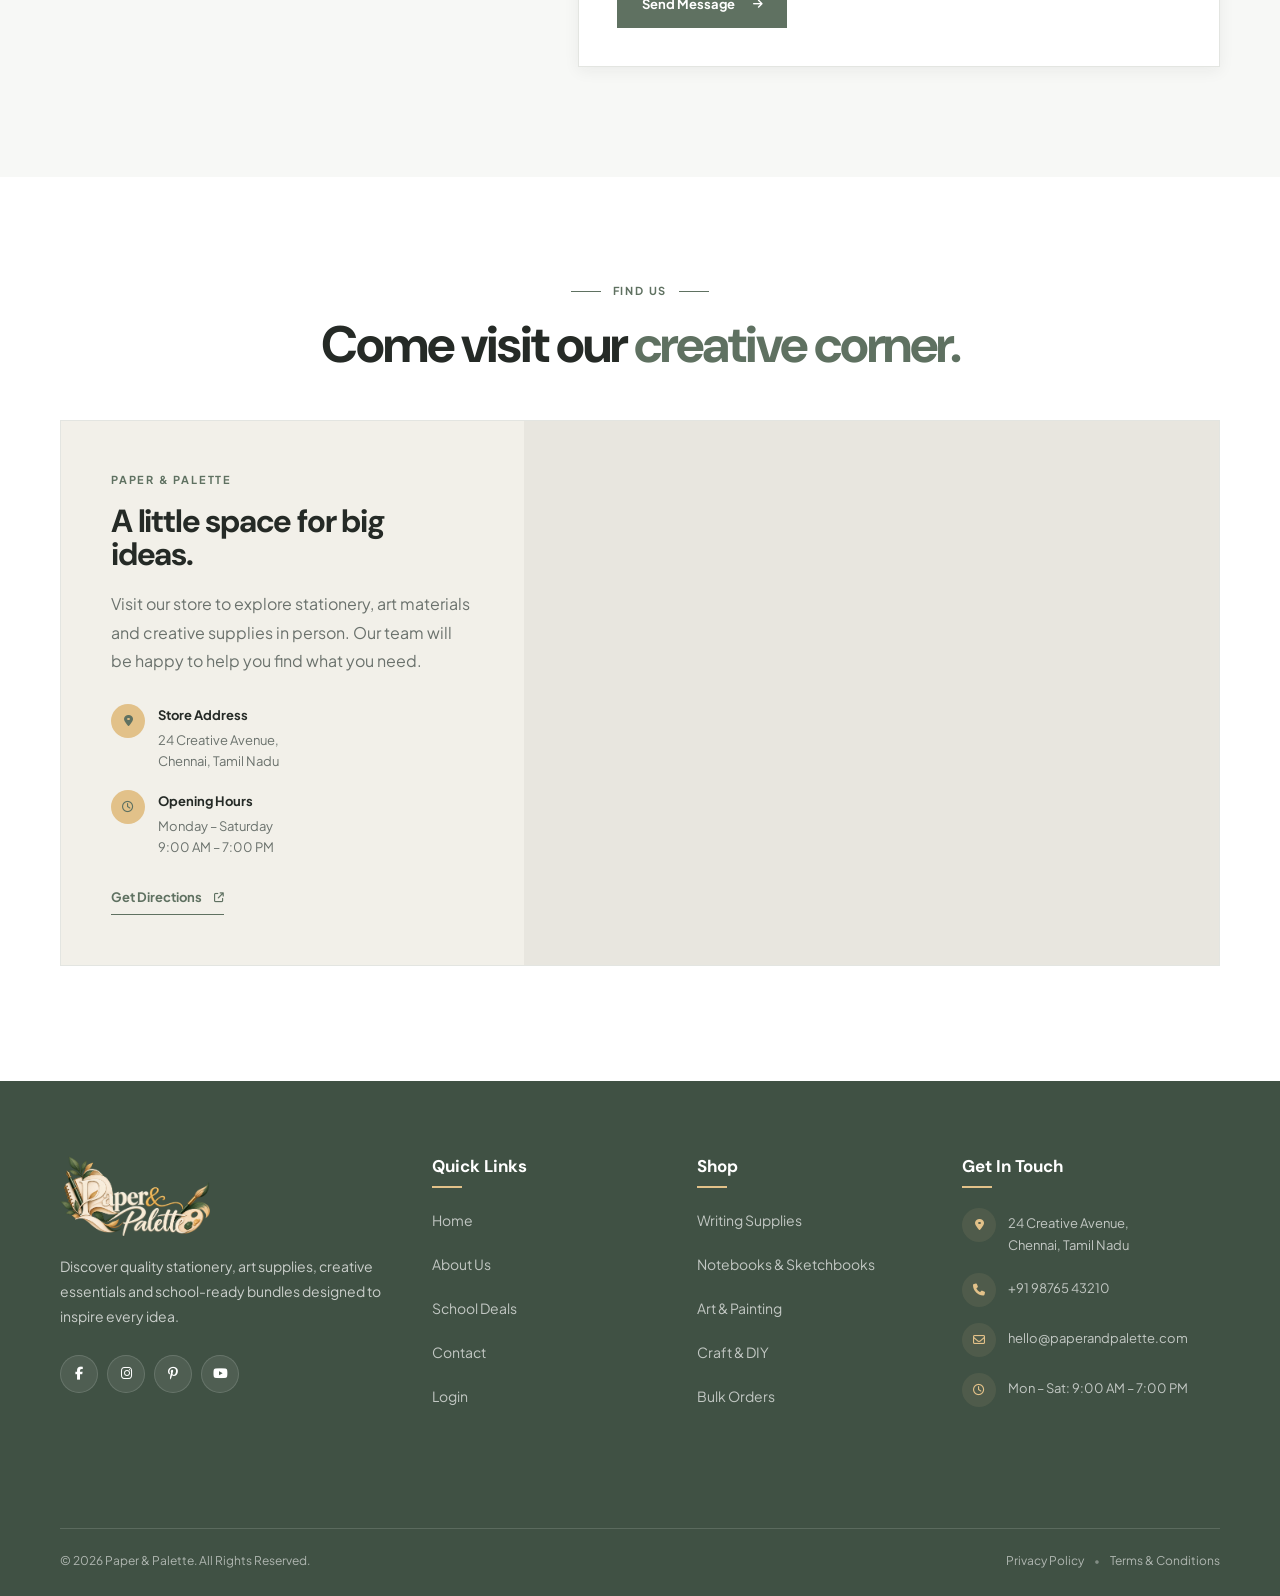
<file: contact.html>
<!DOCTYPE html>
<html lang="en">

<head>
    <meta charset="UTF-8">
    <meta name="viewport" content="width=device-width, initial-scale=1.0">

    <title>Paper & Palette</title>

    <!-- SEO -->
    <meta name="description"
        content="Paper & Palette - Shop premium stationery, notebooks, sketchbooks, art supplies, painting materials, and craft kits.">
    <meta name="keywords"
        content="stationery, art supplies, notebooks, sketchbooks, painting supplies, craft kits, school supplies">
    <meta name="author" content="Paper & Palette">

    <!-- Favicon -->
    <link rel="icon" href="images/logo.png" type="image/png">

    <!-- Google Fonts -->
    <link rel="preconnect" href="https://fonts.googleapis.com">
    <link rel="preconnect" href="https://fonts.gstatic.com" crossorigin>

    <link
        href="https://fonts.googleapis.com/css2?family=DM+Sans:wght@400;500;600;700&family=Plus+Jakarta+Sans:wght@400;500;600;700&display=swap"
        rel="stylesheet">

    <!-- Font Awesome -->
    <link rel="stylesheet" href="https://cdnjs.cloudflare.com/ajax/libs/font-awesome/6.5.2/css/all.min.css">

    <!-- Main CSS -->
    <link rel="stylesheet" href="css/style.css">
</head>

<body>

    <script>
        (function () {
            try {
                if (localStorage.getItem("paperPaletteTheme") === "dark") {
                    document.body.classList.add("dark-mode");
                }
                document.body.classList.add("js-anim-ready");
            } catch (error) {}
        })();
    </script>


    <!-- =====================================================
         HEADER
    ====================================================== -->

    <header class="site-header">

        <div class="container">

            <div class="navbar">


                <!-- =================================================
                     LOGO
                ================================================== -->

                <a href="index.html" class="site-logo" aria-label="Paper & Palette Home">

                    <img src="images/logo.png" class="logo-default" alt="Paper & Palette">

                    <img src="images/logo-dark.png" class="logo-light" alt="Paper & Palette">


                </a>


                <!-- =================================================
                     MAIN NAVIGATION
                ================================================== -->

                <nav class="main-nav" id="mainNav" aria-label="Main Navigation">

                    <ul class="nav-list">


                        <!-- =========================
                             HOME
                        ========================== -->

                        <li class="nav-item has-dropdown">

                            <a href="#" class="nav-link dropdown-trigger">

                                <span>Home</span>

                                <i class="fa-solid fa-chevron-down dropdown-icon"></i>

                            </a>


                            <ul class="nav-dropdown">

                                <li>
                                    <a href="index.html">
                                        Home 1
                                    </a>
                                </li>

                                <li>
                                    <a href="home-2.html">
                                        Home 2
                                    </a>
                                </li>

                            </ul>

                        </li>


                        <!-- =========================
                             ABOUT US
                        ========================== -->

                        <li class="nav-item">

                            <a href="about.html" class="nav-link">

                                About Us

                            </a>

                        </li>


                        <!-- =========================
                             SHOP
                        ========================== -->

                        <li class="nav-item has-dropdown">

                            <a href="#" class="nav-link dropdown-trigger">

                                <span>Shop</span>

                                <i class="fa-solid fa-chevron-down dropdown-icon"></i>

                            </a>


                            <ul class="nav-dropdown shop-dropdown">


                                <!-- Writing Supplies -->

                                <li>
                                    <a href="writing-supplies.html">

                                        Writing Supplies

                                    </a>
                                </li>


                                <!-- Notebooks -->

                                <li>
                                    <a href="notebooks-sketchbooks.html">

                                        Notebooks &amp; Sketchbooks

                                    </a>
                                </li>


                                <!-- Art & Painting -->

                                <li>
                                    <a href="art-painting.html">

                                        Art &amp; Painting

                                    </a>
                                </li>


                                <!-- Craft & DIY -->

                                <li>
                                    <a href="craft-diy.html">

                                        Craft &amp; DIY

                                    </a>
                                </li>


                            </ul>

                        </li>


                        <!-- =========================
                             SCHOOL DEALS
                        ========================== -->

                        <li class="nav-item">

                            <a href="school-deals.html" class="nav-link">

                                School Deals

                            </a>

                        </li>


                        <!-- =========================
                             CONTACT
                        ========================== -->

                        <li class="nav-item">

                            <a href="contact.html" class="nav-link active">

                                Contact

                            </a>

                        </li>

                    </ul>


                    <!-- =================================================
                         MOBILE MENU ACTIONS
                         These appear only inside hamburger menu
                    ================================================== -->

                    <div class="mobile-menu-actions">


                        <!-- =========================
                             DARK MODE
                        ========================== -->

                        <button type="button" class="mobile-action-btn" id="mobileThemeToggle">

                            <span>

                                <i class="fa-solid fa-moon action-icon"></i>

                            </span>

                            <i class="fa-solid fa-chevron-right action-arrow"></i>

                        </button>


                        <!-- =========================
                             RTL MODE
                        ========================== -->

                        <button type="button" class="mobile-action-btn" id="mobileRtlToggle">

                            <span>
                                <i class="fa-solid fa-right-left action-icon"></i>
                            </span>

                        </button>


                        <!-- =========================
                             LOGIN
                        ========================== -->

                        <a href="login.html" class="mobile-login-btn">

                            <span>

                                <i class="fa-regular fa-user action-icon"></i>

                                <span>Login</span>

                            </span>

                            <i class="fa-solid fa-arrow-right action-arrow"></i>

                        </a>


                        <!-- =========================
                             BULK ORDERS
                        ========================== -->

                        <a href="bulk-orders.html" class="mobile-bulk-btn">

                            <span>
                                Bulk Orders
                            </span>

                            <i class="fa-solid fa-arrow-right"></i>

                        </a>


                    </div>

                </nav>


                <!-- =================================================
                     HEADER ACTIONS
                     Desktop only
                ================================================== -->

                <div class="navbar-actions">


                    <!-- Desktop Actions -->

                    <div class="desktop-actions">


                        <!-- Dark Mode -->

                        <button type="button" class="nav-icon-btn" id="themeToggle" aria-label="Toggle Dark Mode"
                            title="Dark Mode">

                            <i class="fa-solid fa-moon"></i>

                        </button>


                        <!-- RTL -->

                        <button type="button" class="nav-icon-btn" id="rtlToggle" aria-label="Toggle RTL Mode"
                            title="RTL Mode">

                            <i class="fa-solid fa-right-left"></i>

                        </button>


                        <!-- Login -->

                        <a href="login.html" class="login-btn">

                            <i class="fa-regular fa-user"></i>

                            <span>
                                Login
                            </span>

                        </a>


                        <!-- Bulk Orders -->

                        <a href="bulk-orders.html" class="bulk-orders-btn">

                            <span>
                                Bulk Orders
                            </span>

                            <i class="fa-solid fa-arrow-right"></i>

                        </a>

                    </div>


                    <!-- =================================================
                         MOBILE MENU TOGGLE
                    ================================================== -->

                    <button type="button" class="menu-toggle" id="menuToggle" aria-label="Open Menu"
                        aria-expanded="false">

                        <span></span>
                        <span></span>
                        <span></span>

                    </button>

                </div>

            </div>

        </div>

    </header>


    <main>


        <!-- =====================================================
     INNER PAGE HERO
====================================================== -->

        <section class="inner-page-hero contact-page-hero">

            <div class="container">

                <div class="inner-page-hero-content">

                    <div class="inner-page-hero-label">

                        <span></span>

                        CONTACT US

                        <span></span>

                    </div>

                    <h1>
                        Let's talk about
                        <em>what you need.</em>
                    </h1>

                    <p>
                        Have a question about a product, an order or
                        our bulk supply options? We're here to help.
                    </p>

                </div>

            </div>

        </section>

        <!-- =====================================================
     CONTACT INFORMATION
====================================================== -->

        <section class="contact-info-section">

            <div class="container">

                <div class="contact-info-heading">

                    <div class="contact-info-label">

                        <span></span>

                        GET IN TOUCH

                        <span></span>

                    </div>

                    <h2>
                        We're here to
                        <em>help.</em>
                    </h2>

                </div>


                <div class="contact-info-grid">


                    <!-- Store -->

                    <div class="contact-info-card">

                        <div class="contact-info-icon">

                            <i class="fa-solid fa-location-dot"></i>

                        </div>

                        <div class="contact-info-content">

                            <span>
                                VISIT OUR STORE
                            </span>

                            <h3>
                                Come Say Hello
                            </h3>

                            <p>
                                24 Creative Avenue,<br>
                                Chennai, Tamil Nadu
                            </p>

                        </div>

                    </div>


                    <!-- Phone -->

                    <div class="contact-info-card">

                        <div class="contact-info-icon">

                            <i class="fa-solid fa-phone"></i>

                        </div>

                        <div class="contact-info-content">

                            <span>
                                CALL US
                            </span>

                            <h3>
                                Let's Talk
                            </h3>

                            <a href="tel:+919876543210">
                                +91 98765 43210
                            </a>

                            <small>
                                Mon – Sat · 9:00 AM – 7:00 PM
                            </small>

                        </div>

                    </div>


                    <!-- Email -->

                    <div class="contact-info-card">

                        <div class="contact-info-icon">

                            <i class="fa-regular fa-envelope"></i>

                        </div>

                        <div class="contact-info-content">

                            <span>
                                EMAIL US
                            </span>

                            <h3>
                                Send A Message
                            </h3>

                            <a href="mailto:hello@paperandpalette.com">
                                hello@paperandpalette.com
                            </a>

                            <small>
                                We usually reply within one business day.
                            </small>

                        </div>

                    </div>

                </div>

            </div>

        </section>

        <!-- =====================================================
     CONTACT FORM
====================================================== -->

        <section class="contact-message-section">

            <div class="container">

                <div class="contact-message-layout">


                    <!-- LEFT CONTENT -->

                    <div class="contact-message-content">

                        <div class="contact-message-label">

                            <span></span>

                            SEND US A MESSAGE

                        </div>

                        <h2>
                            Have something
                            <em>to ask?</em>
                        </h2>

                        <p>
                            Whether you need help choosing the right
                            supplies, want to know more about an order,
                            or simply have a question, send us a message.
                        </p>


                        <div class="contact-message-note">

                            <i class="fa-regular fa-clock"></i>

                            <div>

                                <strong>
                                    Quick Response
                                </strong>

                                <span>
                                    We usually respond within one
                                    business day.
                                </span>

                            </div>

                        </div>

                    </div>


                    <!-- FORM -->

                    <div class="contact-message-form-wrap">

                        <form class="contact-message-form" action="#" method="post">


                            <div class="contact-form-row">

                                <div class="contact-form-group">

                                    <label for="contactName">
                                        Your Name
                                    </label>

                                    <input type="text" id="contactName" name="name" placeholder="Enter your name"
                                        required>

                                </div>


                                <div class="contact-form-group">

                                    <label for="contactEmail">
                                        Email Address
                                    </label>

                                    <input type="email" id="contactEmail" name="email" placeholder="Enter your email"
                                        required>

                                </div>

                            </div>


                            <div class="contact-form-row">

                                <div class="contact-form-group">

                                    <label for="contactPhone">
                                        Phone Number
                                    </label>

                                    <input type="tel" id="contactPhone" name="phone"
                                        placeholder="Enter your phone number">

                                </div>


                                <div class="contact-form-group">

                                    <label for="contactSubject">
                                        Subject
                                    </label>

                                    <select id="contactSubject" name="subject">

                                        <option value="">
                                            Select a subject
                                        </option>

                                        <option value="product">
                                            Product Enquiry
                                        </option>

                                        <option value="order">
                                            Order Support
                                        </option>

                                        <option value="bulk">
                                            Bulk Orders
                                        </option>

                                        <option value="general">
                                            General Enquiry
                                        </option>

                                    </select>

                                </div>

                            </div>


                            <div class="contact-form-group">

                                <label for="contactMessage">
                                    Your Message
                                </label>

                                <textarea id="contactMessage" name="message" rows="6"
                                    placeholder="Tell us how we can help..." required></textarea>

                            </div>


                            <button type="submit" class="contact-submit-button">

                                Send Message

                                <i class="fa-solid fa-arrow-right"></i>

                            </button>

                        </form>

                    </div>

                </div>

            </div>

        </section>

        <!-- =====================================================
     STORE LOCATION
====================================================== -->

        <section class="contact-location-section">

            <div class="container">

                <div class="contact-location-heading">

                    <div class="contact-location-label">

                        <span></span>

                        FIND US

                        <span></span>

                    </div>

                    <h2>
                        Come visit our
                        <em>creative corner.</em>
                    </h2>

                </div>


                <div class="contact-location-layout">


                    <!-- LOCATION DETAILS -->

                    <div class="contact-location-content">

                        <span class="contact-location-tag">
                            PAPER &amp; PALETTE
                        </span>

                        <h3>
                            A little space
                            for big ideas.
                        </h3>

                        <p>
                            Visit our store to explore stationery,
                            art materials and creative supplies in person.
                            Our team will be happy to help you find what
                            you need.
                        </p>


                        <div class="contact-location-details">

                            <div class="contact-location-item">

                                <i class="fa-solid fa-location-dot"></i>

                                <div>

                                    <strong>
                                        Store Address
                                    </strong>

                                    <span>
                                        24 Creative Avenue,<br>
                                        Chennai, Tamil Nadu
                                    </span>

                                </div>

                            </div>


                            <div class="contact-location-item">

                                <i class="fa-regular fa-clock"></i>

                                <div>

                                    <strong>
                                        Opening Hours
                                    </strong>

                                    <span>
                                        Monday – Saturday<br>
                                        9:00 AM – 7:00 PM
                                    </span>

                                </div>

                            </div>

                        </div>


                        <a href="#" class="contact-location-button">

                            Get Directions

                            <i class="fa-solid fa-arrow-up-right-from-square"></i>

                        </a>

                    </div>


                    <!-- MAP -->

                    <div class="contact-location-map">

                        <iframe
                            src="https://www.google.com/maps/embed?pb=!1m18!1m12!1m3!1d497511.23105245834!2d79.8789875295672!3d13.047985949771817!2m3!1f0!2f0!3f0!3m2!1i1024!2i768!4f13.1!3m3!1m2!1s0x3a5265ea4f7d3361%3A0x6e61a70b6863d433!2sChennai%2C%20Tamil%20Nadu!5e0!3m2!1sen!2sin!4v1786371061044!5m2!1sen!2sin"
                            width="600" height="450" style="border:0;" allowfullscreen="" loading="lazy"
                            referrerpolicy="strict-origin-when-cross-origin">
                        </iframe>

                    </div>

                </div>

            </div>

        </section>


    </main>


    <!-- =====================================================
     FOOTER
====================================================== -->

    <footer class="site-footer">

        <div class="container">

            <div class="footer-grid">


                <!-- =========================================
                 BRAND
            ========================================== -->

                <div class="footer-brand">

                    <a href="index.html" class="footer-logo">

                        <img src="images/logo-dark.png" class="logo-default" alt="Paper & Palette">

                        <img src="images/logo-dark.png" class="logo-light" alt="Paper & Palette">

                    </a>

                    <p>
                        Discover quality stationery, art supplies,
                        creative essentials and school-ready bundles
                        designed to inspire every idea.
                    </p>


                    <!-- Social Links -->

                    <div class="footer-socials">

                        <a href="#" aria-label="Facebook" title="Facebook">

                            <i class="fa-brands fa-facebook-f"></i>

                        </a>

                        <a href="#" aria-label="Instagram" title="Instagram">

                            <i class="fa-brands fa-instagram"></i>

                        </a>

                        <a href="#" aria-label="Pinterest" title="Pinterest">

                            <i class="fa-brands fa-pinterest-p"></i>

                        </a>

                        <a href="#" aria-label="YouTube" title="YouTube">

                            <i class="fa-brands fa-youtube"></i>

                        </a>

                    </div>

                </div>


                <!-- =========================================
                 QUICK LINKS
            ========================================== -->

                <div class="footer-column">

                    <h4>
                        Quick Links
                    </h4>

                    <ul class="footer-links">

                        <li>
                            <a href="index.html">
                                Home
                            </a>
                        </li>

                        <li>
                            <a href="about.html">
                                About Us
                            </a>
                        </li>

                        <li>
                            <a href="school-deals.html">
                                School Deals
                            </a>
                        </li>

                        <li>
                            <a href="contact.html">
                                Contact
                            </a>
                        </li>

                        <li>
                            <a href="login.html">
                                Login
                            </a>
                        </li>

                    </ul>

                </div>


                <!-- =========================================
                 SHOP
            ========================================== -->

                <div class="footer-column">

                    <h4>
                        Shop
                    </h4>

                    <ul class="footer-links">

                        <li>
                            <a href="writing-supplies.html">
                                Writing Supplies
                            </a>
                        </li>

                        <li>
                            <a href="notebooks-sketchbooks.html">
                                Notebooks &amp; Sketchbooks
                            </a>
                        </li>

                        <li>
                            <a href="art-painting.html">
                                Art &amp; Painting
                            </a>
                        </li>

                        <li>
                            <a href="craft-diy.html">
                                Craft &amp; DIY
                            </a>
                        </li>

                        <li>
                            <a href="bulk-orders.html">
                                Bulk Orders
                            </a>
                        </li>

                    </ul>

                </div>


                <!-- =========================================
                 CONTACT
            ========================================== -->

                <div class="footer-column footer-contact">

                    <h4>
                        Get In Touch
                    </h4>


                    <div class="footer-contact-item">

                        <span class="footer-contact-icon">
                            <i class="fa-solid fa-location-dot"></i>
                        </span>

                        <p>
                            24 Creative Avenue,<br>
                            Chennai, Tamil Nadu
                        </p>

                    </div>


                    <div class="footer-contact-item">

                        <span class="footer-contact-icon">
                            <i class="fa-solid fa-phone"></i>
                        </span>

                        <a href="tel:+919876543210">
                            +91 98765 43210
                        </a>

                    </div>


                    <div class="footer-contact-item">

                        <span class="footer-contact-icon">
                            <i class="fa-regular fa-envelope"></i>
                        </span>

                        <a href="mailto:hello@paperandpalette.com">
                            hello@paperandpalette.com
                        </a>

                    </div>


                    <div class="footer-contact-item">

                        <span class="footer-contact-icon">
                            <i class="fa-regular fa-clock"></i>
                        </span>

                        <p>
                            Mon – Sat: 9:00 AM – 7:00 PM
                        </p>

                    </div>

                </div>

            </div>


            <!-- =========================================
             FOOTER BOTTOM
        ========================================== -->

            <div class="footer-bottom">

                <p>
                    © 2026 Paper &amp; Palette.
                    All Rights Reserved.
                </p>


                <div class="footer-bottom-links">

                    <a href="#">
                        Privacy Policy
                    </a>

                    <span>•</span>

                    <a href="#">
                        Terms &amp; Conditions
                    </a>

                </div>

            </div>

        </div>

    </footer>

    <!-- Scroll To Top -->

    <button class="scroll-top-btn" id="scrollTopBtn" aria-label="Scroll to top">

        <i class="fa-solid fa-arrow-up"></i>

    </button>

    <script src="js/main.js"></script>

</body>

</html>
</file>
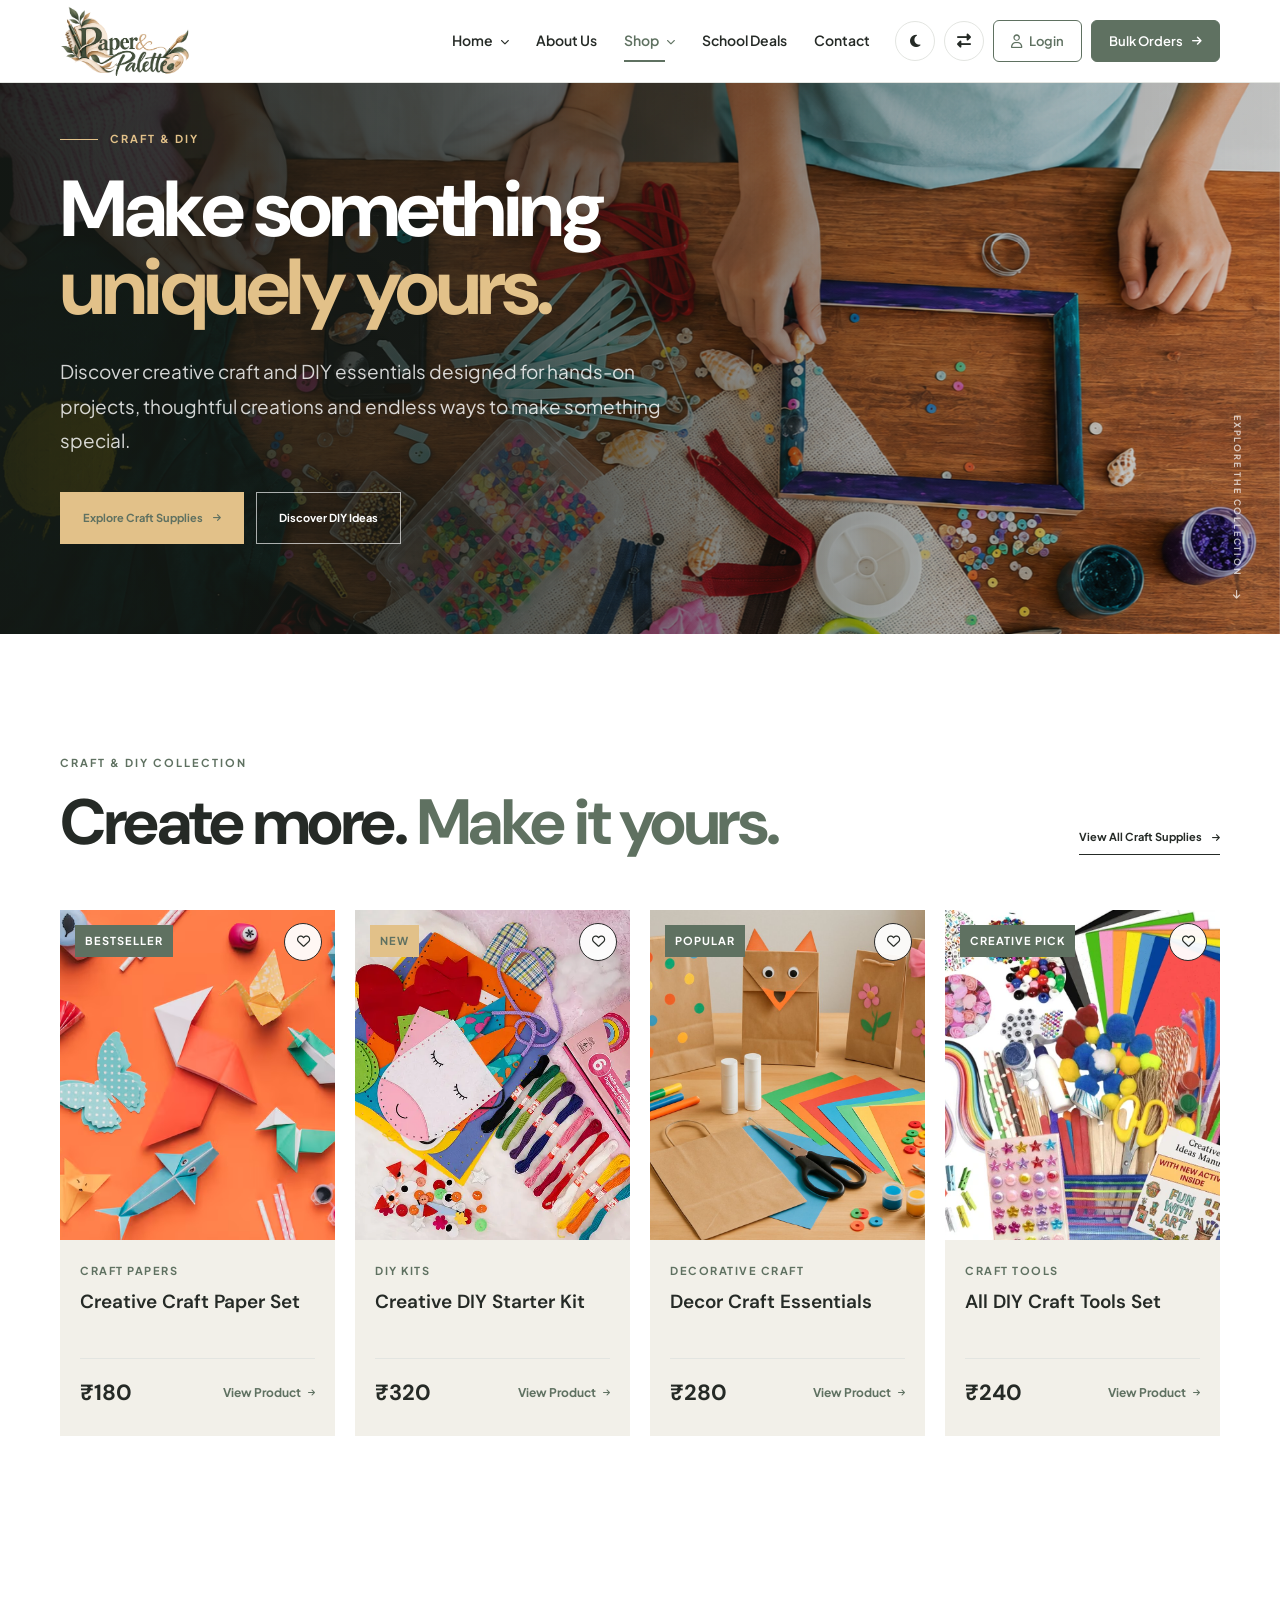
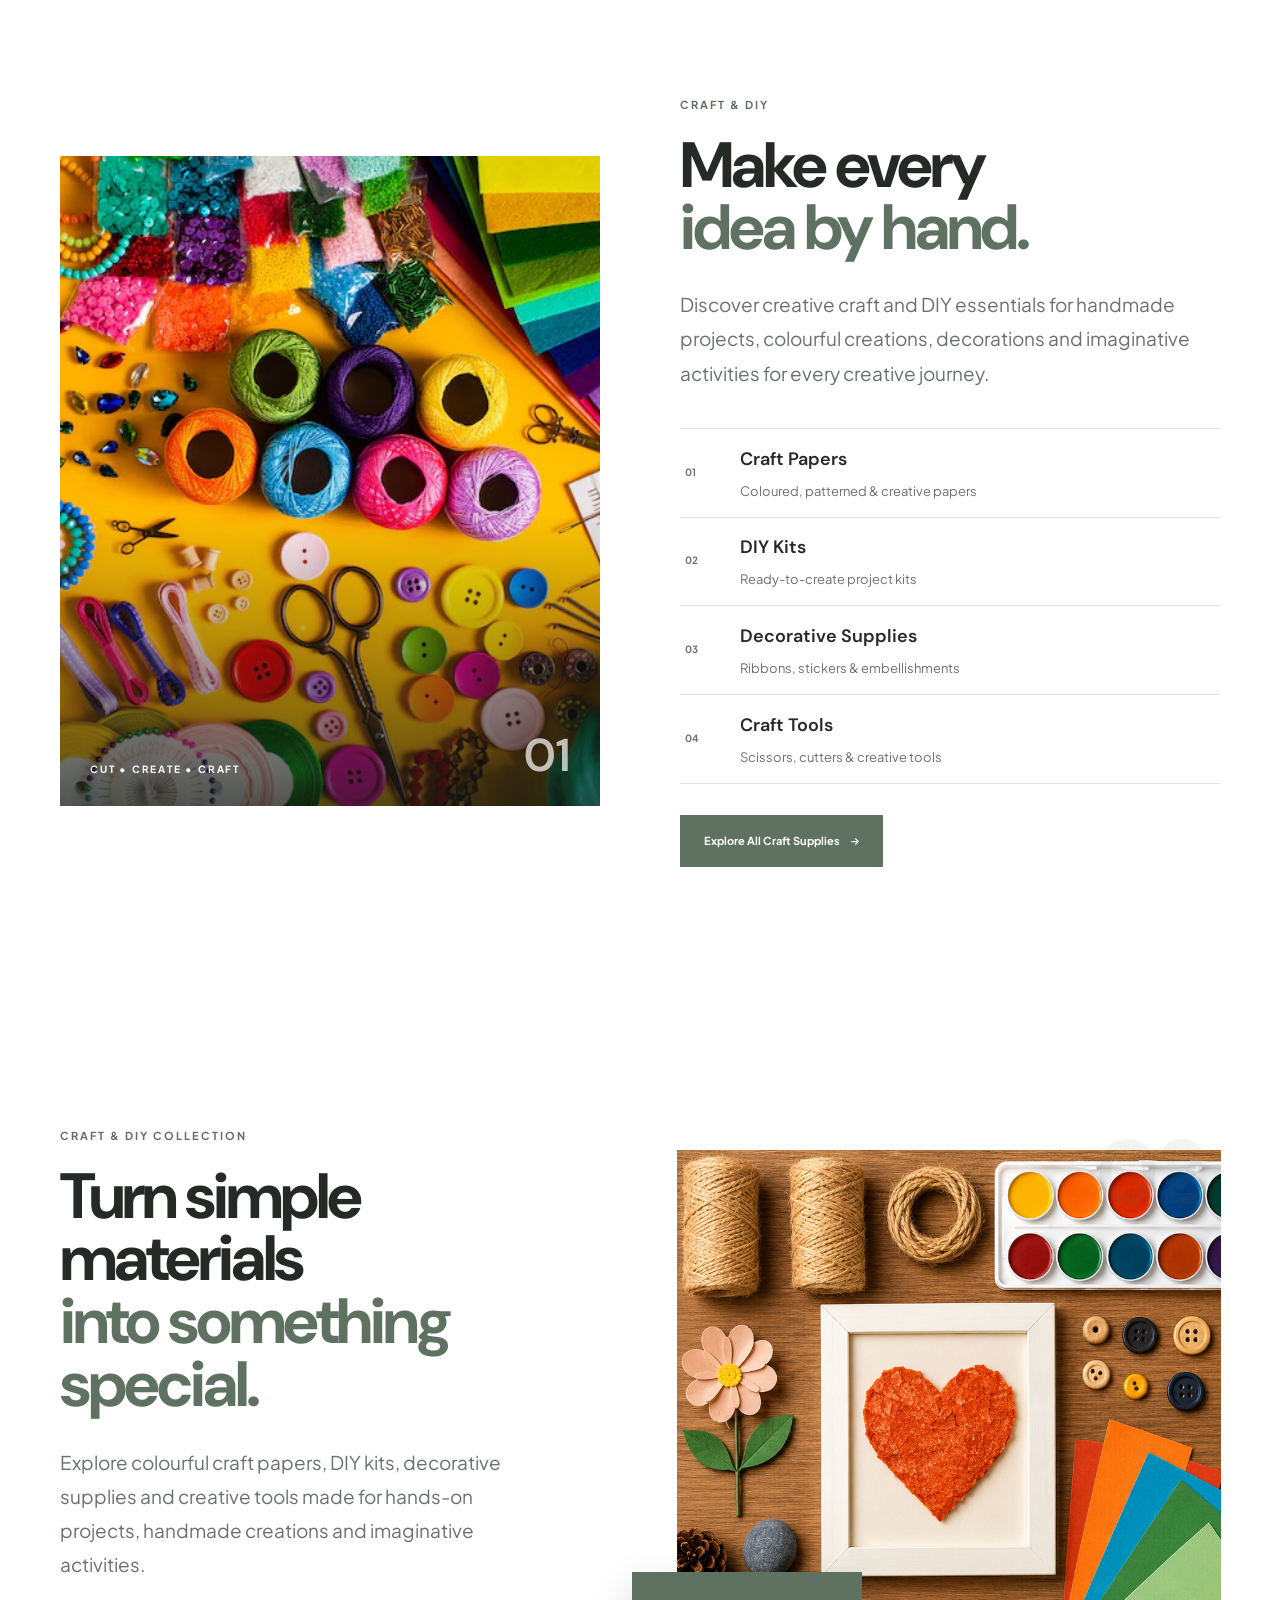
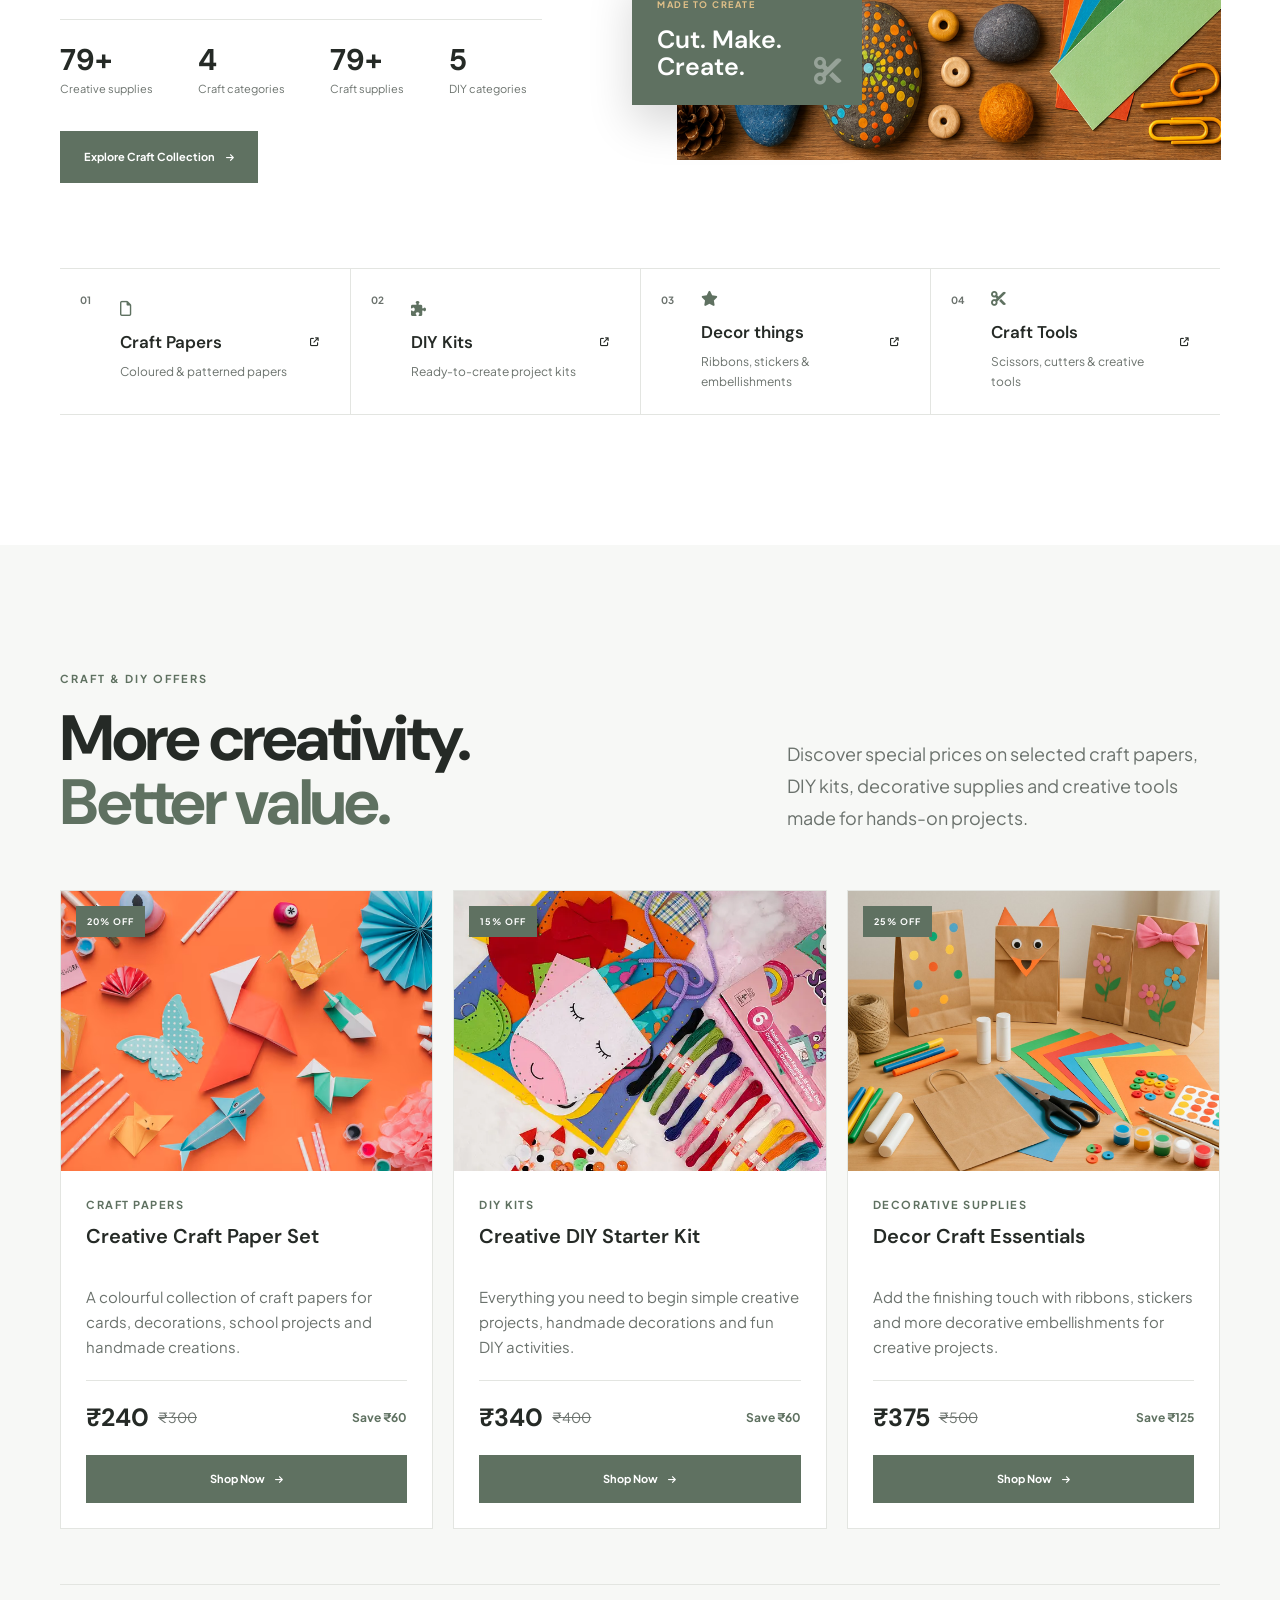
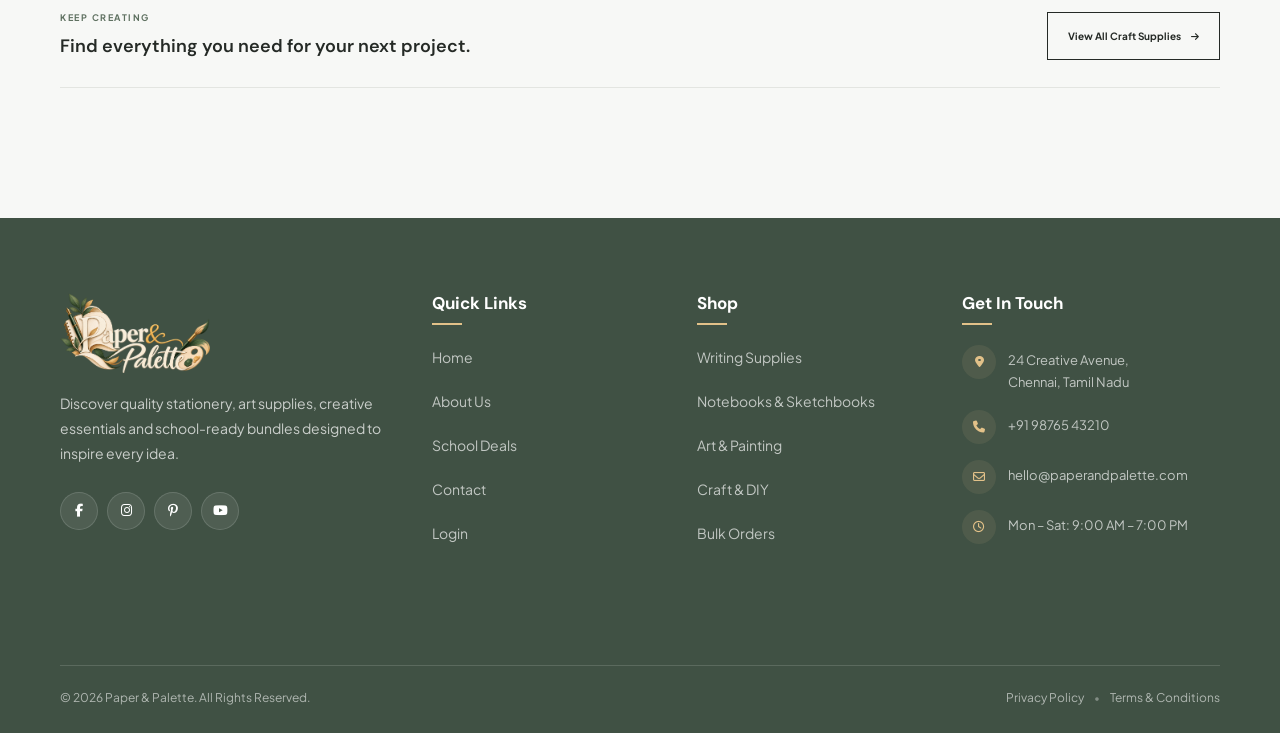
<file: craft-diy.html>
<!DOCTYPE html>
<html lang="en">

<head>
    <meta charset="UTF-8">
    <meta name="viewport" content="width=device-width, initial-scale=1.0">

    <title>Paper & Palette</title>

    <!-- SEO -->
    <meta name="description"
        content="Paper & Palette - Shop premium stationery, notebooks, sketchbooks, art supplies, painting materials, and craft kits.">
    <meta name="keywords"
        content="stationery, art supplies, notebooks, sketchbooks, painting supplies, craft kits, school supplies">
    <meta name="author" content="Paper & Palette">

    <!-- Favicon -->
    <link rel="icon" href="images/logo.png" type="image/png">

    <!-- Google Fonts -->
    <link rel="preconnect" href="https://fonts.googleapis.com">
    <link rel="preconnect" href="https://fonts.gstatic.com" crossorigin>

    <link
        href="https://fonts.googleapis.com/css2?family=DM+Sans:wght@400;500;600;700&family=Plus+Jakarta+Sans:wght@400;500;600;700&display=swap"
        rel="stylesheet">

    <!-- Font Awesome -->
    <link rel="stylesheet" href="https://cdnjs.cloudflare.com/ajax/libs/font-awesome/6.5.2/css/all.min.css">

    <!-- Main CSS -->
    <link rel="stylesheet" href="css/style.css">
</head>

<body>

    <script>
        (function () {
            try {
                if (localStorage.getItem("paperPaletteTheme") === "dark") {
                    document.body.classList.add("dark-mode");
                }
                document.body.classList.add("js-anim-ready");
            } catch (error) { }
        })();
    </script>


    <!-- =====================================================
         HEADER
    ====================================================== -->

    <header class="site-header">

        <div class="container">

            <div class="navbar">


                <!-- =================================================
                     LOGO
                ================================================== -->

                <a href="index.html" class="site-logo" aria-label="Paper & Palette Home">

                    <img src="images/logo.png" class="logo-default" alt="Paper & Palette">

                    <img src="images/logo-dark.png" class="logo-light" alt="Paper & Palette">


                </a>


                <!-- =================================================
                     MAIN NAVIGATION
                ================================================== -->

                <nav class="main-nav" id="mainNav" aria-label="Main Navigation">

                    <ul class="nav-list">


                        <!-- =========================
                             HOME
                        ========================== -->

                        <li class="nav-item has-dropdown">

                            <a href="#" class="nav-link dropdown-trigger">

                                <span>Home</span>

                                <i class="fa-solid fa-chevron-down dropdown-icon"></i>

                            </a>


                            <ul class="nav-dropdown">

                                <li>
                                    <a href="index.html">
                                        Home 1
                                    </a>
                                </li>

                                <li>
                                    <a href="home-2.html">
                                        Home 2
                                    </a>
                                </li>

                            </ul>

                        </li>


                        <!-- =========================
                             ABOUT US
                        ========================== -->

                        <li class="nav-item">

                            <a href="about.html" class="nav-link">

                                About Us

                            </a>

                        </li>


                        <!-- =========================
                             SHOP
                        ========================== -->

                        <li class="nav-item has-dropdown">

                            <a href="#" class="nav-link dropdown-trigger active">

                                <span>Shop</span>

                                <i class="fa-solid fa-chevron-down dropdown-icon"></i>

                            </a>


                            <ul class="nav-dropdown shop-dropdown">


                                <!-- Writing Supplies -->

                                <li>
                                    <a href="writing-supplies.html">

                                        Writing Supplies

                                    </a>
                                </li>


                                <!-- Notebooks -->

                                <li>
                                    <a href="notebooks-sketchbooks.html">

                                        Notebooks &amp; Sketchbooks

                                    </a>
                                </li>


                                <!-- Art & Painting -->

                                <li>
                                    <a href="art-painting.html">

                                        Art &amp; Painting

                                    </a>
                                </li>


                                <!-- Craft & DIY -->

                                <li>
                                    <a href="craft-diy.html" class="active">

                                        Craft &amp; DIY

                                    </a>
                                </li>


                            </ul>

                        </li>


                        <!-- =========================
                             SCHOOL DEALS
                        ========================== -->

                        <li class="nav-item">

                            <a href="school-deals.html" class="nav-link">

                                School Deals

                            </a>

                        </li>


                        <!-- =========================
                             CONTACT
                        ========================== -->

                        <li class="nav-item">

                            <a href="contact.html" class="nav-link">

                                Contact

                            </a>

                        </li>

                    </ul>


                    <!-- =================================================
                         MOBILE MENU ACTIONS
                         These appear only inside hamburger menu
                    ================================================== -->

                    <div class="mobile-menu-actions">


                        <!-- =========================
                             DARK MODE
                        ========================== -->

                        <button type="button" class="mobile-action-btn" id="mobileThemeToggle">

                            <span>

                                <i class="fa-solid fa-moon action-icon"></i>

                            </span>

                            <i class="fa-solid fa-chevron-right action-arrow"></i>

                        </button>


                        <!-- =========================
                             RTL MODE
                        ========================== -->

                        <button type="button" class="mobile-action-btn" id="mobileRtlToggle">

                            <span>
                                <i class="fa-solid fa-right-left action-icon"></i>
                            </span>

                        </button>


                        <!-- =========================
                             LOGIN
                        ========================== -->

                        <a href="login.html" class="mobile-login-btn">

                            <span>

                                <i class="fa-regular fa-user action-icon"></i>

                                <span>Login</span>

                            </span>

                            <i class="fa-solid fa-arrow-right action-arrow"></i>

                        </a>


                        <!-- =========================
                             BULK ORDERS
                        ========================== -->

                        <a href="bulk-orders.html" class="mobile-bulk-btn">

                            <span>
                                Bulk Orders
                            </span>

                            <i class="fa-solid fa-arrow-right"></i>

                        </a>


                    </div>

                </nav>


                <!-- =================================================
                     HEADER ACTIONS
                     Desktop only
                ================================================== -->

                <div class="navbar-actions">


                    <!-- Desktop Actions -->

                    <div class="desktop-actions">


                        <!-- Dark Mode -->

                        <button type="button" class="nav-icon-btn" id="themeToggle" aria-label="Toggle Dark Mode"
                            title="Dark Mode">

                            <i class="fa-solid fa-moon"></i>

                        </button>


                        <!-- RTL -->

                        <button type="button" class="nav-icon-btn" id="rtlToggle" aria-label="Toggle RTL Mode"
                            title="RTL Mode">

                            <i class="fa-solid fa-right-left"></i>

                        </button>


                        <!-- Login -->

                        <a href="login.html" class="login-btn">

                            <i class="fa-regular fa-user"></i>

                            <span>
                                Login
                            </span>

                        </a>


                        <!-- Bulk Orders -->

                        <a href="bulk-orders.html" class="bulk-orders-btn">

                            <span>
                                Bulk Orders
                            </span>

                            <i class="fa-solid fa-arrow-right"></i>

                        </a>

                    </div>


                    <!-- =================================================
                         MOBILE MENU TOGGLE
                    ================================================== -->

                    <button type="button" class="menu-toggle" id="menuToggle" aria-label="Open Menu"
                        aria-expanded="false">

                        <span></span>
                        <span></span>
                        <span></span>

                    </button>

                </div>

            </div>

        </div>

    </header>


    <main>


        <!-- =====================================================
     CRAFT & DIY PAGE — HERO
====================================================== -->


        <section class="shop-hero">


            <div class="shop-hero-bg">


                <img src="images/cd-hero.jpg" alt="Craft and DIY supplies collection">


            </div>



            <div class="shop-hero-overlay"></div>



            <div class="container">



                <div class="shop-hero-content">



                    <span class="shop-hero-label">
                        CRAFT & DIY
                    </span>



                    <h1>
                        Make something
                        <span>uniquely yours.</span>
                    </h1>



                    <p>
                        Discover creative craft and DIY essentials
                        designed for hands-on projects, thoughtful
                        creations and endless ways to make something
                        special.
                    </p>



                    <div class="shop-hero-buttons">



                        <a href="#craft-supplies" class="shop-hero-btn shop-hero-btn-primary">


                            Explore Craft Supplies


                            <i class="fa-solid fa-arrow-right"></i>


                        </a>



                        <a href="#diy" class="shop-hero-btn shop-hero-btn-secondary">


                            Discover DIY Ideas


                        </a>



                    </div>



                </div>


            </div>



            <!-- Scroll Indicator -->


            <div class="shop-hero-scroll">


                <span>
                    EXPLORE THE COLLECTION
                </span>


                <i class="fa-solid fa-arrow-down"></i>


            </div>



        </section>



        <!-- =====================================================
     CRAFT & DIY — FEATURED COLLECTION
====================================================== -->


        <section class="shop-featured-section">


            <div class="container">


                <!-- Section Heading -->

                <div class="shop-section-heading">


                    <div>

                        <span class="shop-section-label">
                            CRAFT & DIY COLLECTION
                        </span>


                        <h2>
                            Create more.
                            <em>Make it yours.</em>
                        </h2>

                    </div>


                    <a href="#" class="shop-view-all">

                        View All Craft Supplies

                        <i class="fa-solid fa-arrow-right"></i>

                    </a>


                </div>



                <!-- Product Grid -->

                <div class="shop-featured-grid">


                    <!-- Product 01 -->

                    <article class="shop-product-card">


                        <div class="shop-product-image">


                            <span class="shop-product-badge">
                                BESTSELLER
                            </span>


                            <button type="button" class="shop-product-wishlist" aria-label="Add to wishlist">

                                <i class="fa-regular fa-heart"></i>

                            </button>


                            <img src="images/c1.jpg" alt="Craft paper set">


                        </div>



                        <div class="shop-product-content">


                            <span class="shop-product-category">
                                CRAFT PAPERS
                            </span>


                            <h3>
                                Creative Craft Paper Set
                            </h3>


                            <div class="shop-product-meta">


                                <strong>
                                    ₹180
                                </strong>


                                <a href="product-details.html">

                                    View Product

                                    <i class="fa-solid fa-arrow-right"></i>

                                </a>


                            </div>


                        </div>


                    </article>



                    <!-- Product 02 -->

                    <article class="shop-product-card">


                        <div class="shop-product-image">


                            <span class="shop-product-badge shop-product-new">
                                NEW
                            </span>


                            <button type="button" class="shop-product-wishlist" aria-label="Add to wishlist">

                                <i class="fa-regular fa-heart"></i>

                            </button>


                            <img src="images/c2.jpg" alt="DIY craft kit">


                        </div>



                        <div class="shop-product-content">


                            <span class="shop-product-category">
                                DIY KITS
                            </span>


                            <h3>
                                Creative DIY Starter Kit
                            </h3>


                            <div class="shop-product-meta">


                                <strong>
                                    ₹320
                                </strong>


                                <a href="product-details.html">

                                    View Product

                                    <i class="fa-solid fa-arrow-right"></i>

                                </a>


                            </div>


                        </div>


                    </article>



                    <!-- Product 03 -->

                    <article class="shop-product-card">


                        <div class="shop-product-image">


                            <span class="shop-product-badge">
                                POPULAR
                            </span>


                            <button type="button" class="shop-product-wishlist" aria-label="Add to wishlist">

                                <i class="fa-regular fa-heart"></i>

                            </button>


                            <img src="images/c3.jpg" alt="Decorative craft supplies">


                        </div>



                        <div class="shop-product-content">


                            <span class="shop-product-category">
                                DECORATIVE CRAFT
                            </span>


                            <h3>
                                Decor Craft Essentials
                            </h3>


                            <div class="shop-product-meta">


                                <strong>
                                    ₹280
                                </strong>


                                <a href="product-details.html">

                                    View Product

                                    <i class="fa-solid fa-arrow-right"></i>

                                </a>


                            </div>


                        </div>


                    </article>



                    <!-- Product 04 -->

                    <article class="shop-product-card">


                        <div class="shop-product-image">


                            <span class="shop-product-badge">
                                CREATIVE PICK
                            </span>


                            <button type="button" class="shop-product-wishlist" aria-label="Add to wishlist">

                                <i class="fa-regular fa-heart"></i>

                            </button>


                            <img src="images/c4.jpg" alt="Craft tools set">


                        </div>



                        <div class="shop-product-content">


                            <span class="shop-product-category">
                                CRAFT TOOLS
                            </span>


                            <h3>
                                All DIY Craft Tools Set
                            </h3>


                            <div class="shop-product-meta">


                                <strong>
                                    ₹240
                                </strong>


                                <a href="product-details.html">

                                    View Product

                                    <i class="fa-solid fa-arrow-right"></i>

                                </a>


                            </div>


                        </div>


                    </article>


                </div>


            </div>


        </section>


        <!-- =====================================================
     CRAFT & DIY — COLLECTION
====================================================== -->

        <section class="shop-stationery-section" id="craft-supplies">


            <div class="container">


                <div class="shop-stationery-layout">


                    <!-- Left Visual -->

                    <div class="shop-stationery-visual">


                        <img src="images/craft-diy-collection.jpg" alt="Craft and DIY supplies collection">


                        <div class="shop-stationery-visual-label">


                            <span>
                                CUT • CREATE • CRAFT
                            </span>


                            <strong>
                                01
                            </strong>


                        </div>


                    </div>



                    <!-- Right Content -->

                    <div class="shop-stationery-content">


                        <span class="shop-section-label">
                            CRAFT & DIY
                        </span>


                        <h2>
                            Make every
                            <em>idea by hand.</em>
                        </h2>


                        <p>
                            Discover creative craft and DIY essentials
                            for handmade projects, colourful creations,
                            decorations and imaginative activities for
                            every creative journey.
                        </p>



                        <!-- Categories -->

                        <div class="shop-stationery-categories">


                            <!-- Category 01 -->

                            <a href="craft-diy.html?category=craft-paper">


                                <span class="shop-stationery-number">
                                    01
                                </span>


                                <div>

                                    <strong>
                                        Craft Papers
                                    </strong>

                                    <small>
                                        Coloured, patterned & creative papers
                                    </small>

                                </div>


                                <i class="fa-solid fa-arrow-right"></i>


                            </a>



                            <!-- Category 02 -->

                            <a href="craft-diy.html?category=diy-kits">


                                <span class="shop-stationery-number">
                                    02
                                </span>


                                <div>

                                    <strong>
                                        DIY Kits
                                    </strong>

                                    <small>
                                        Ready-to-create project kits
                                    </small>

                                </div>


                                <i class="fa-solid fa-arrow-right"></i>


                            </a>



                            <!-- Category 03 -->

                            <a href="craft-diy.html?category=decorative">


                                <span class="shop-stationery-number">
                                    03
                                </span>


                                <div>

                                    <strong>
                                        Decorative Supplies
                                    </strong>

                                    <small>
                                        Ribbons, stickers & embellishments
                                    </small>

                                </div>


                                <i class="fa-solid fa-arrow-right"></i>


                            </a>



                            <!-- Category 04 -->

                            <a href="craft-diy.html?category=tools">


                                <span class="shop-stationery-number">
                                    04
                                </span>


                                <div>

                                    <strong>
                                        Craft Tools
                                    </strong>

                                    <small>
                                        Scissors, cutters & creative tools
                                    </small>

                                </div>


                                <i class="fa-solid fa-arrow-right"></i>


                            </a>


                        </div>



                        <!-- CTA -->

                        <a href="craft-diy.html" class="shop-stationery-button">


                            Explore All Craft Supplies


                            <i class="fa-solid fa-arrow-right"></i>


                        </a>


                    </div>


                </div>


            </div>


        </section>


        <!-- =====================================================
     CRAFT & DIY — CREATIVE COLLECTION
====================================================== -->

        <section class="shop-art-section" id="diy">


            <div class="container">


                <div class="shop-art-layout">


                    <!-- LEFT CONTENT -->

                    <div class="shop-art-content">


                        <span class="shop-section-label">
                            CRAFT & DIY COLLECTION
                        </span>


                        <h2>
                            Turn simple materials
                            <em>into something special.</em>
                        </h2>


                        <p>
                            Explore colourful craft papers, DIY kits,
                            decorative supplies and creative tools made
                            for hands-on projects, handmade creations
                            and imaginative activities.
                        </p>



                        <div class="shop-art-stats">


                            <div>

                                <strong>
                                    80+
                                </strong>

                                <span>
                                    Creative supplies
                                </span>

                            </div>


                            <div>

                                <strong>
                                    04
                                </strong>

                                <span>
                                    Craft categories
                                </span>

                            </div>

                            <div>

                                <strong>
                                    80+
                                </strong>

                                <span>
                                    Craft supplies
                                </span>

                            </div>


                            <div>

                                <strong>
                                    05
                                </strong>

                                <span>
                                    DIY categories
                                </span>

                            </div>

                        </div>



                        <a href="craft-diy.html" class="shop-art-button">

                            Explore Craft Collection

                            <i class="fa-solid fa-arrow-right"></i>

                        </a>


                    </div>



                    <!-- RIGHT VISUAL -->

                    <div class="shop-art-visual">


                        <div class="shop-art-main-image">


                            <img src="images/craft-diy-creative.jpg" alt="Craft and DIY creative collection">


                        </div>



                        <div class="shop-art-floating-card">


                            <span>
                                MADE TO CREATE
                            </span>


                            <strong>
                                Cut.
                                Make.
                                Create.
                            </strong>


                            <i class="fa-solid fa-scissors"></i>


                        </div>



                        <div class="shop-art-number">
                            02
                        </div>


                    </div>


                </div>



                <!-- CRAFT CATEGORY STRIP -->

                <div class="shop-art-categories">


                    <!-- 01 -->

                    <a href="craft-diy.html?category=craft-paper">


                        <span>
                            01
                        </span>


                        <div>

                            <i class="fa-regular fa-file"></i>

                            <strong>
                                Craft Papers
                            </strong>

                            <small>
                                Coloured & patterned papers
                            </small>

                        </div>


                        <i class="fa-solid fa-arrow-up-right-from-square"></i>


                    </a>



                    <!-- 02 -->

                    <a href="craft-diy.html?category=diy-kits">


                        <span>
                            02
                        </span>


                        <div>

                            <i class="fa-solid fa-puzzle-piece"></i>

                            <strong>
                                DIY Kits
                            </strong>

                            <small>
                                Ready-to-create project kits
                            </small>

                        </div>


                        <i class="fa-solid fa-arrow-up-right-from-square"></i>


                    </a>



                    <!-- 03 -->

                    <a href="craft-diy.html?category=decorative">


                        <span>
                            03
                        </span>


                        <div>

                            <i class="fa-solid fa-star"></i>

                            <strong>
                                Decor things
                            </strong>

                            <small>
                                Ribbons, stickers & embellishments
                            </small>

                        </div>


                        <i class="fa-solid fa-arrow-up-right-from-square"></i>


                    </a>



                    <!-- 04 -->

                    <a href="craft-diy.html?category=tools">


                        <span>
                            04
                        </span>


                        <div>

                            <i class="fa-solid fa-scissors"></i>

                            <strong>
                                Craft Tools
                            </strong>

                            <small>
                                Scissors, cutters & creative tools
                            </small>

                        </div>


                        <i class="fa-solid fa-arrow-up-right-from-square"></i>


                    </a>


                </div>


            </div>


        </section>

        <!-- =====================================================
     CRAFT & DIY — SPECIAL OFFERS
====================================================== -->

        <section class="shop-offers-section">

            <div class="container">

                <!-- Heading -->

                <div class="shop-offers-heading">

                    <div>

                        <span class="shop-section-label">
                            CRAFT & DIY OFFERS
                        </span>

                        <h2>
                            More creativity.
                            <em>Better value.</em>
                        </h2>

                    </div>

                    <p>
                        Discover special prices on selected craft
                        papers, DIY kits, decorative supplies and
                        creative tools made for hands-on projects.
                    </p>

                </div>


                <!-- Offers -->

                <div class="shop-offers-grid">


                    <!-- Offer 01 -->

                    <article class="shop-offer-card">

                        <div class="shop-offer-image">

                            <span class="shop-offer-discount">
                                20% OFF
                            </span>

                            <img src="images/c1.jpg" alt="Creative craft paper set offer">

                        </div>


                        <div class="shop-offer-content">

                            <span class="shop-offer-category">
                                CRAFT PAPERS
                            </span>

                            <h3>
                                Creative Craft Paper Set
                            </h3>

                            <p>
                                A colourful collection of craft papers
                                for cards, decorations, school projects
                                and handmade creations.
                            </p>


                            <div class="shop-offer-price">

                                <strong>
                                    ₹240
                                </strong>

                                <del>
                                    ₹300
                                </del>

                                <span>
                                    Save ₹60
                                </span>

                            </div>


                            <a href="product-details.html" class="shop-offer-button">

                                Shop Now

                                <i class="fa-solid fa-arrow-right"></i>

                            </a>

                        </div>

                    </article>



                    <!-- Offer 02 -->

                    <article class="shop-offer-card">

                        <div class="shop-offer-image">

                            <span class="shop-offer-discount">
                                15% OFF
                            </span>

                            <img src="images/c2.jpg" alt="DIY craft kit offer">

                        </div>


                        <div class="shop-offer-content">

                            <span class="shop-offer-category">
                                DIY KITS
                            </span>

                            <h3>
                                Creative DIY Starter Kit
                            </h3>

                            <p>
                                Everything you need to begin simple
                                creative projects, handmade decorations
                                and fun DIY activities.
                            </p>


                            <div class="shop-offer-price">

                                <strong>
                                    ₹340
                                </strong>

                                <del>
                                    ₹400
                                </del>

                                <span>
                                    Save ₹60
                                </span>

                            </div>


                            <a href="product-details.html" class="shop-offer-button">

                                Shop Now

                                <i class="fa-solid fa-arrow-right"></i>

                            </a>

                        </div>

                    </article>



                    <!-- Offer 03 -->

                    <article class="shop-offer-card">

                        <div class="shop-offer-image">

                            <span class="shop-offer-discount">
                                25% OFF
                            </span>

                            <img src="images/c3.jpg" alt="Decorative craft supplies offer">

                        </div>


                        <div class="shop-offer-content">

                            <span class="shop-offer-category">
                                DECORATIVE SUPPLIES
                            </span>

                            <h3>
                                Decor Craft Essentials
                            </h3>

                            <p>
                                Add the finishing touch with ribbons,
                                stickers and more decorative embellishments
                                for creative projects.
                            </p>


                            <div class="shop-offer-price">

                                <strong>
                                    ₹375
                                </strong>

                                <del>
                                    ₹500
                                </del>

                                <span>
                                    Save ₹125
                                </span>

                            </div>


                            <a href="product-details.html" class="shop-offer-button">

                                Shop Now

                                <i class="fa-solid fa-arrow-right"></i>

                            </a>

                        </div>

                    </article>


                </div>


                <!-- Bottom CTA -->

                <div class="shop-offers-bottom">

                    <div>

                        <span>
                            KEEP CREATING
                        </span>

                        <strong>
                            Find everything you need for your next project.
                        </strong>

                    </div>


                    <a href="craft-diy.html" class="shop-offers-all-button">

                        View All Craft Supplies

                        <i class="fa-solid fa-arrow-right"></i>

                    </a>

                </div>

            </div>

        </section>



    </main>


    <!-- =====================================================
     FOOTER
====================================================== -->

    <footer class="site-footer">

        <div class="container">

            <div class="footer-grid">


                <!-- =========================================
                 BRAND
            ========================================== -->

                <div class="footer-brand">

                    <a href="index.html" class="footer-logo">

                        <img src="images/logo-dark.png" class="logo-default" alt="Paper & Palette">

                        <img src="images/logo-dark.png" class="logo-light" alt="Paper & Palette">

                    </a>

                    <p>
                        Discover quality stationery, art supplies,
                        creative essentials and school-ready bundles
                        designed to inspire every idea.
                    </p>


                    <!-- Social Links -->

                    <div class="footer-socials">

                        <a href="#" aria-label="Facebook" title="Facebook">

                            <i class="fa-brands fa-facebook-f"></i>

                        </a>

                        <a href="#" aria-label="Instagram" title="Instagram">

                            <i class="fa-brands fa-instagram"></i>

                        </a>

                        <a href="#" aria-label="Pinterest" title="Pinterest">

                            <i class="fa-brands fa-pinterest-p"></i>

                        </a>

                        <a href="#" aria-label="YouTube" title="YouTube">

                            <i class="fa-brands fa-youtube"></i>

                        </a>

                    </div>

                </div>


                <!-- =========================================
                 QUICK LINKS
            ========================================== -->

                <div class="footer-column">

                    <h4>
                        Quick Links
                    </h4>

                    <ul class="footer-links">

                        <li>
                            <a href="index.html">
                                Home
                            </a>
                        </li>

                        <li>
                            <a href="about.html">
                                About Us
                            </a>
                        </li>

                        <li>
                            <a href="school-deals.html">
                                School Deals
                            </a>
                        </li>

                        <li>
                            <a href="contact.html">
                                Contact
                            </a>
                        </li>

                        <li>
                            <a href="login.html">
                                Login
                            </a>
                        </li>

                    </ul>

                </div>


                <!-- =========================================
                 SHOP
            ========================================== -->

                <div class="footer-column">

                    <h4>
                        Shop
                    </h4>

                    <ul class="footer-links">

                        <li>
                            <a href="writing-supplies.html">
                                Writing Supplies
                            </a>
                        </li>

                        <li>
                            <a href="notebooks-sketchbooks.html">
                                Notebooks &amp; Sketchbooks
                            </a>
                        </li>

                        <li>
                            <a href="art-painting.html">
                                Art &amp; Painting
                            </a>
                        </li>

                        <li>
                            <a href="craft-diy.html">
                                Craft &amp; DIY
                            </a>
                        </li>

                        <li>
                            <a href="bulk-orders.html">
                                Bulk Orders
                            </a>
                        </li>

                    </ul>

                </div>


                <!-- =========================================
                 CONTACT
            ========================================== -->

                <div class="footer-column footer-contact">

                    <h4>
                        Get In Touch
                    </h4>


                    <div class="footer-contact-item">

                        <span class="footer-contact-icon">
                            <i class="fa-solid fa-location-dot"></i>
                        </span>

                        <p>
                            24 Creative Avenue,<br>
                            Chennai, Tamil Nadu
                        </p>

                    </div>


                    <div class="footer-contact-item">

                        <span class="footer-contact-icon">
                            <i class="fa-solid fa-phone"></i>
                        </span>

                        <a href="tel:+919876543210">
                            +91 98765 43210
                        </a>

                    </div>


                    <div class="footer-contact-item">

                        <span class="footer-contact-icon">
                            <i class="fa-regular fa-envelope"></i>
                        </span>

                        <a href="mailto:hello@paperandpalette.com">
                            hello@paperandpalette.com
                        </a>

                    </div>


                    <div class="footer-contact-item">

                        <span class="footer-contact-icon">
                            <i class="fa-regular fa-clock"></i>
                        </span>

                        <p>
                            Mon – Sat: 9:00 AM – 7:00 PM
                        </p>

                    </div>

                </div>

            </div>


            <!-- =========================================
             FOOTER BOTTOM
        ========================================== -->

            <div class="footer-bottom">

                <p>
                    © 2026 Paper &amp; Palette.
                    All Rights Reserved.
                </p>


                <div class="footer-bottom-links">

                    <a href="#">
                        Privacy Policy
                    </a>

                    <span>•</span>

                    <a href="#">
                        Terms &amp; Conditions
                    </a>

                </div>

            </div>

        </div>

    </footer>

    <!-- Scroll To Top -->

    <button class="scroll-top-btn" id="scrollTopBtn" aria-label="Scroll to top">

        <i class="fa-solid fa-arrow-up"></i>

    </button>

    <script src="js/main.js"></script>

</body>

</html>
</file>
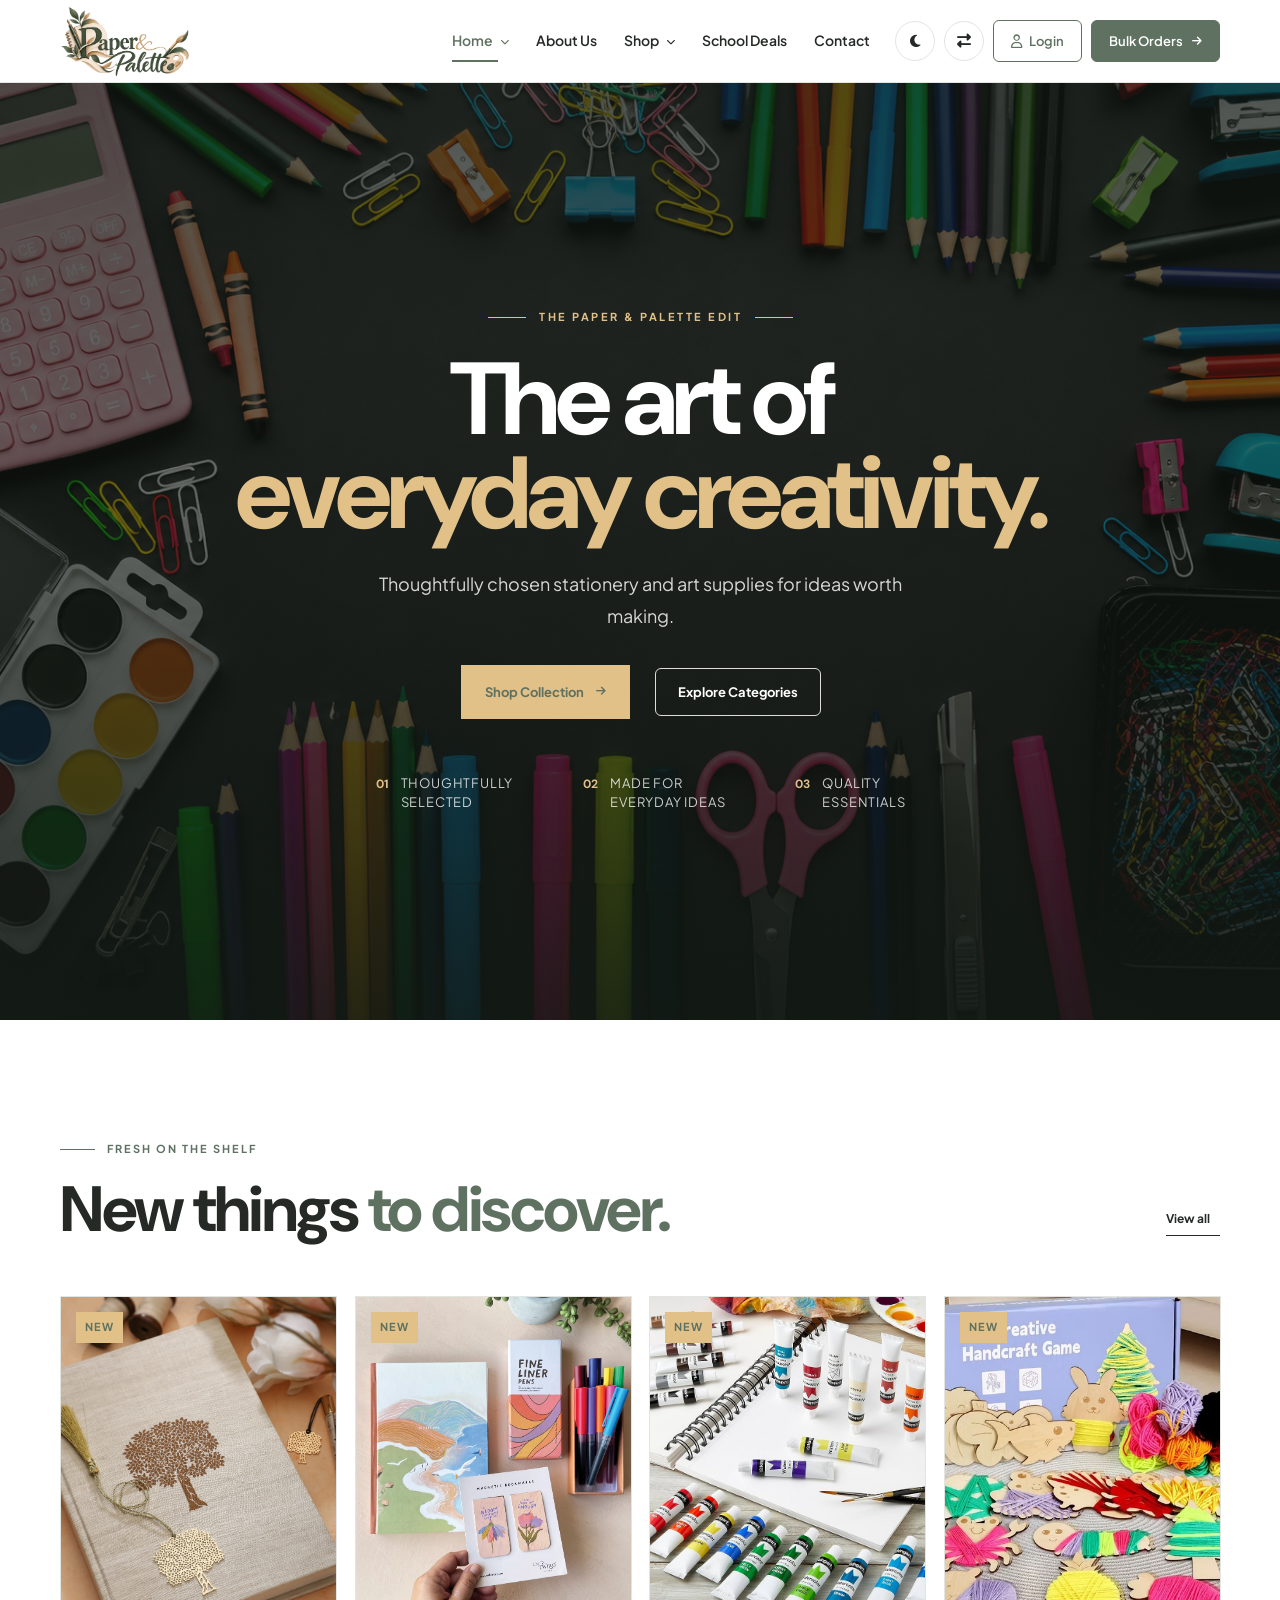
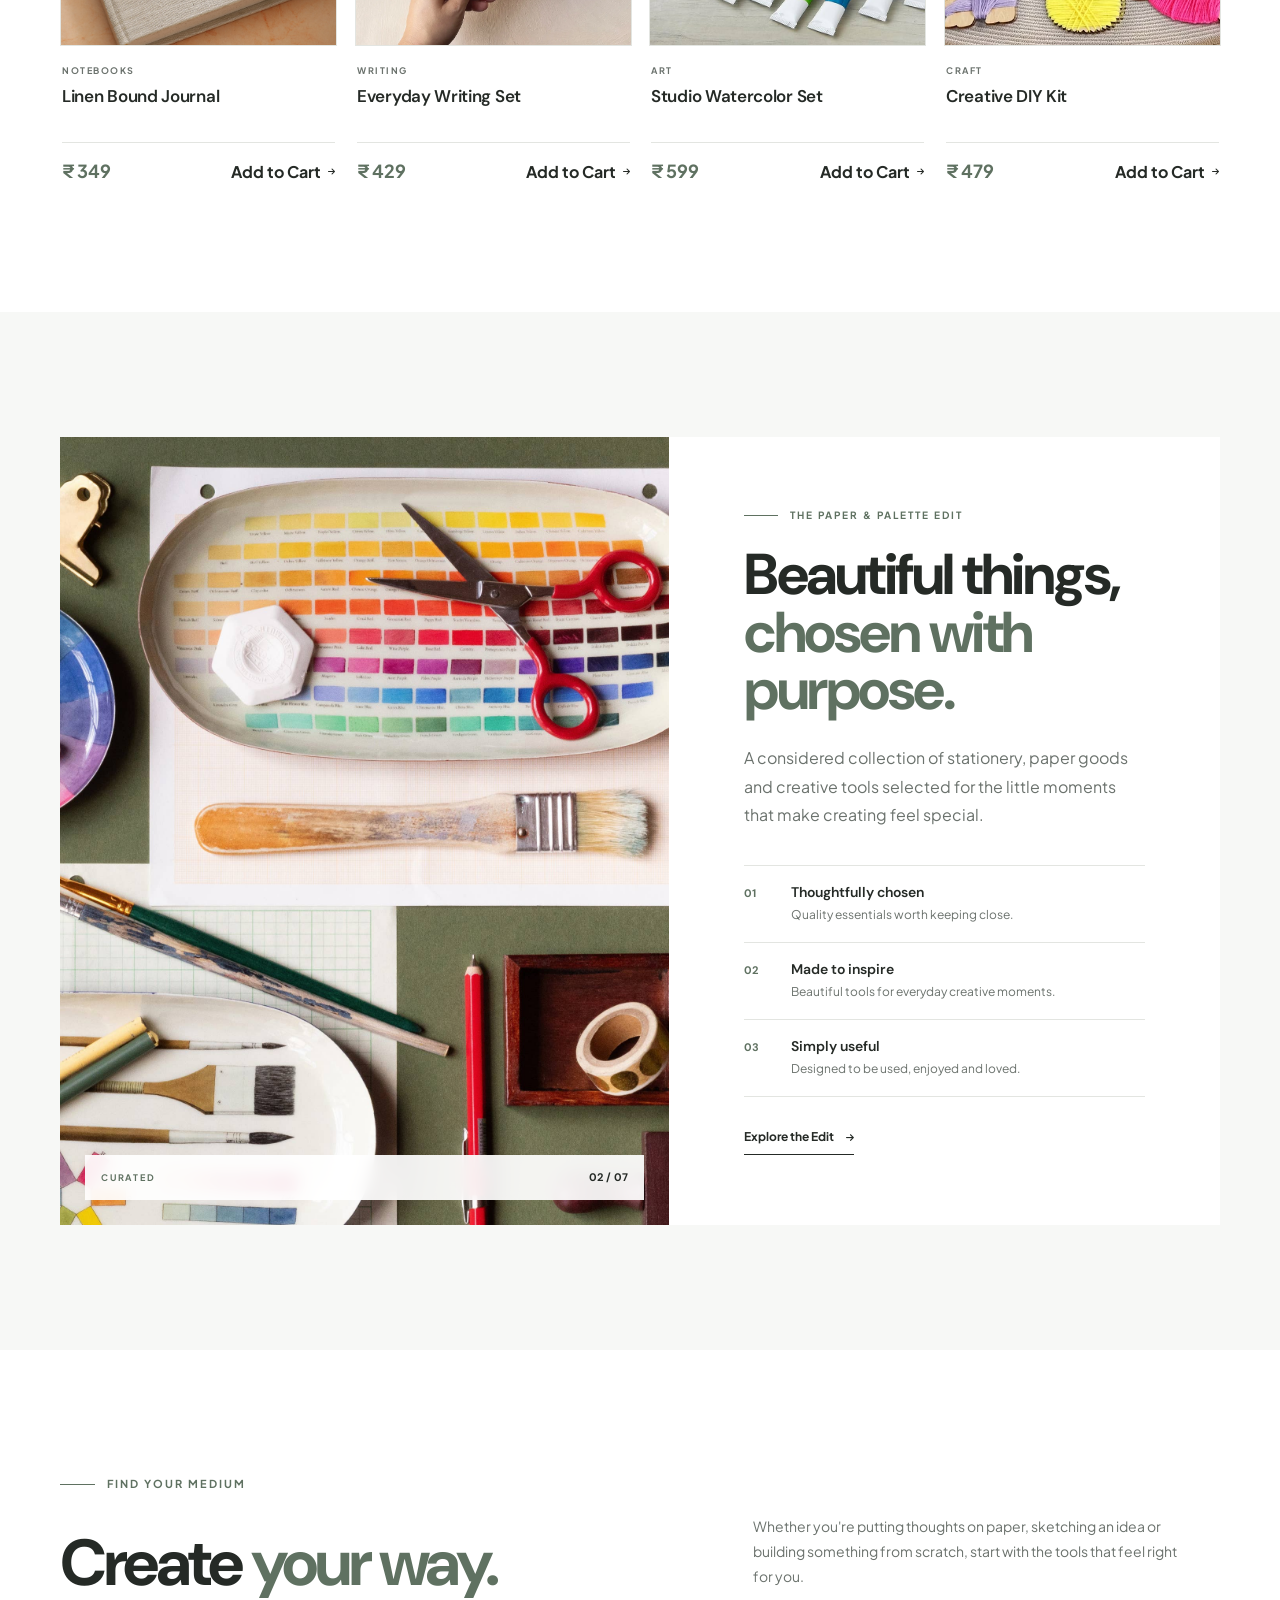
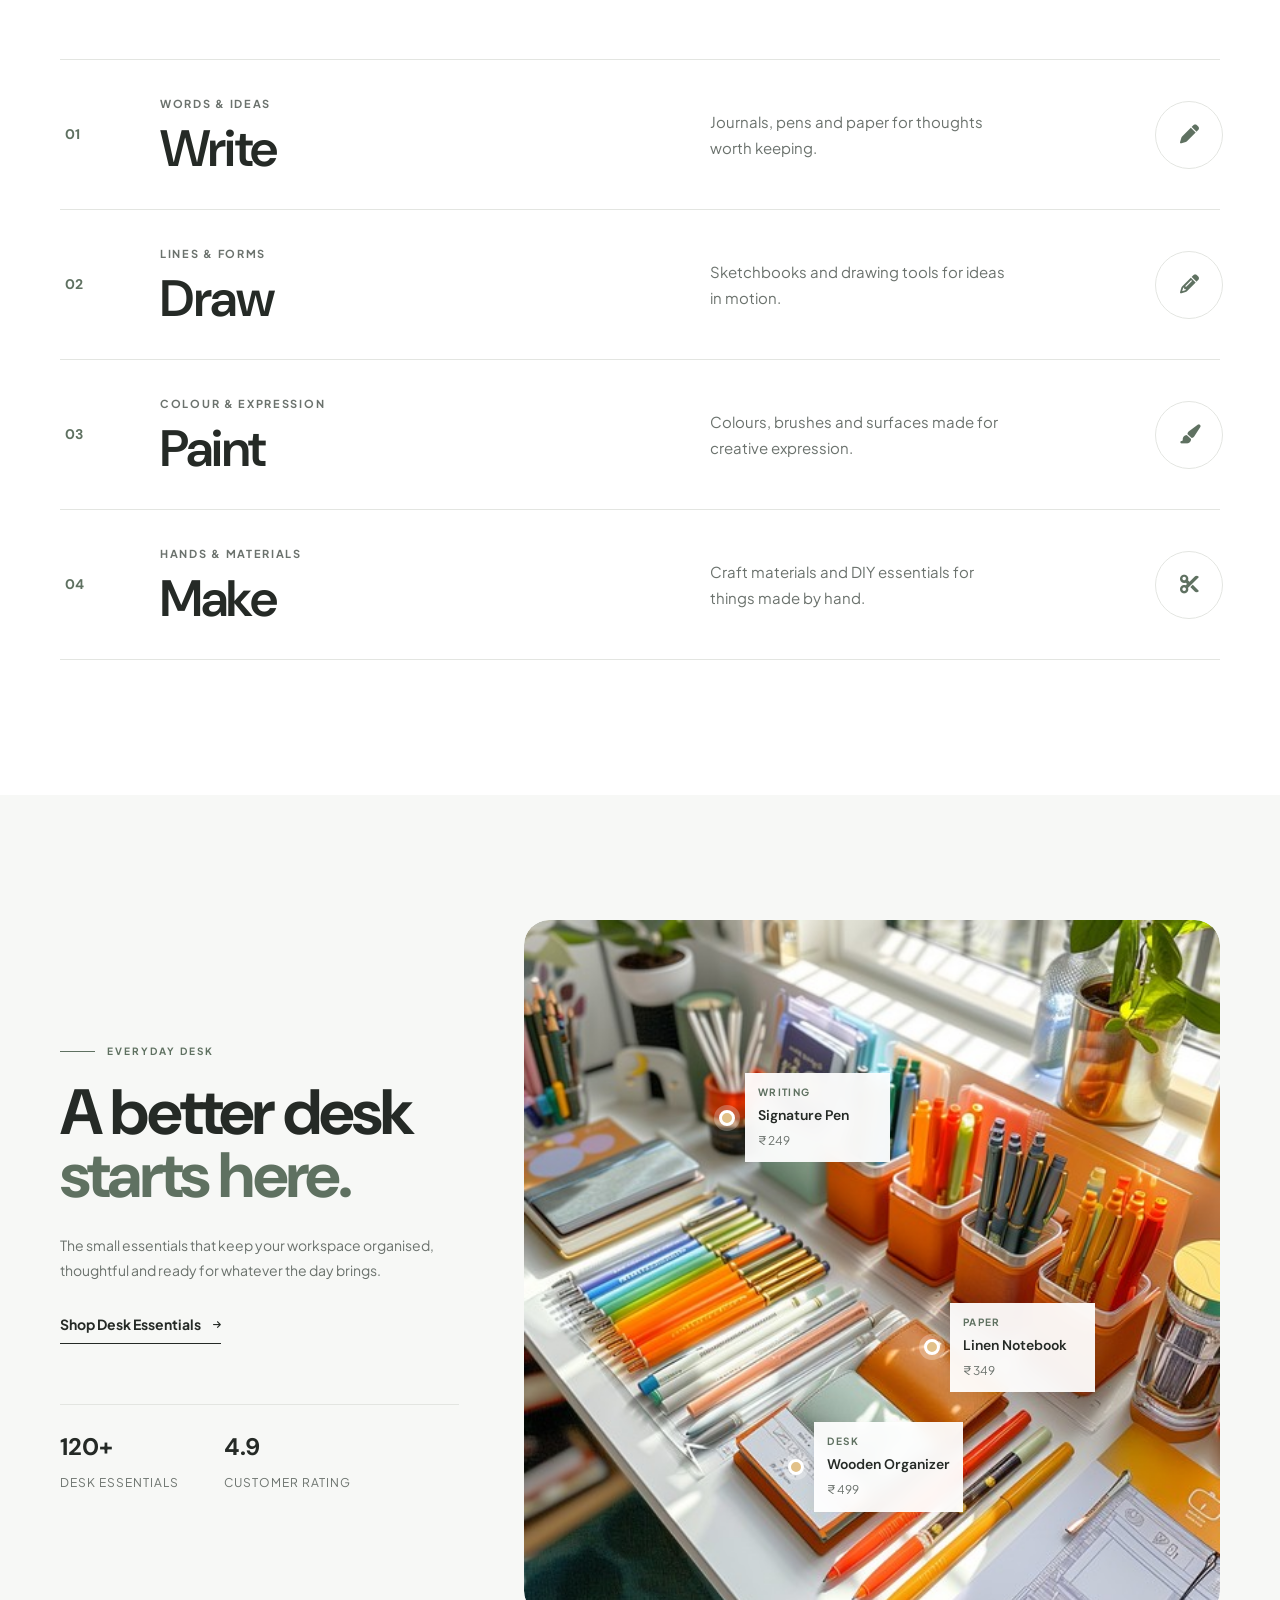
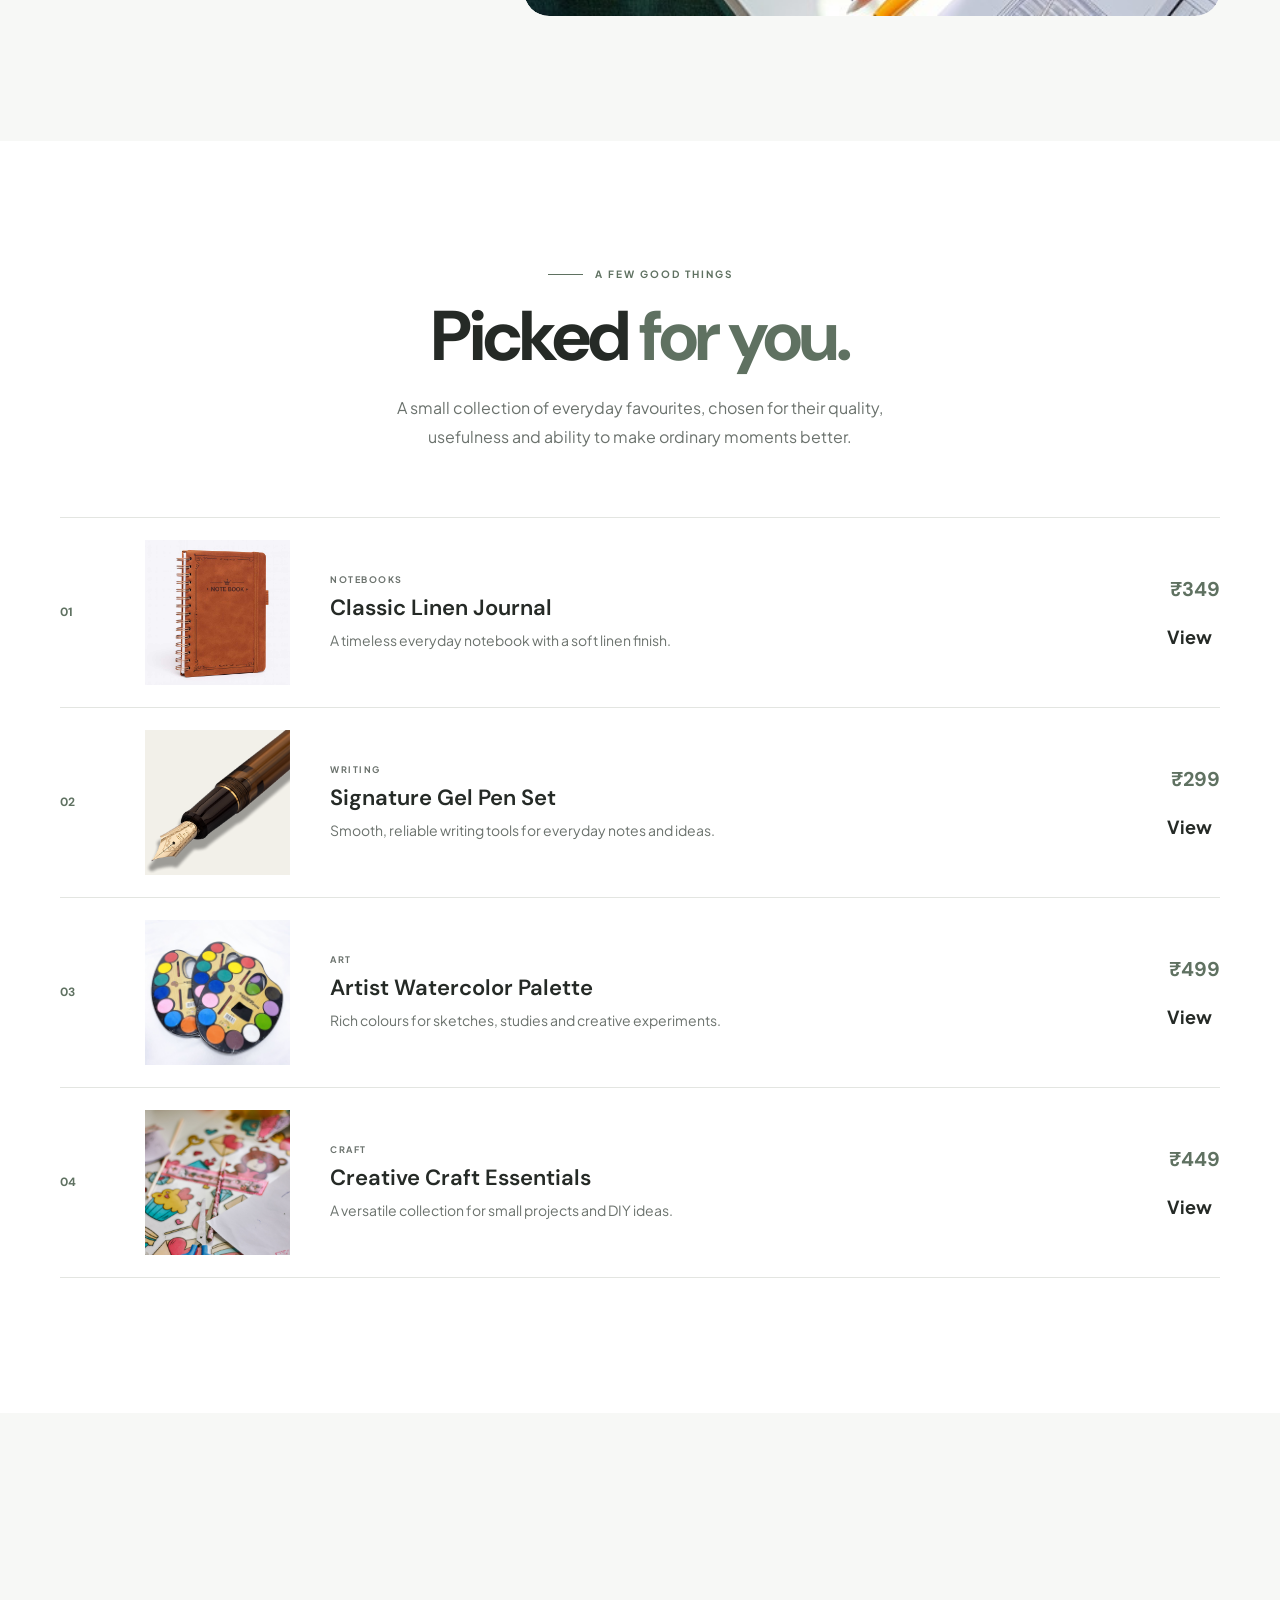
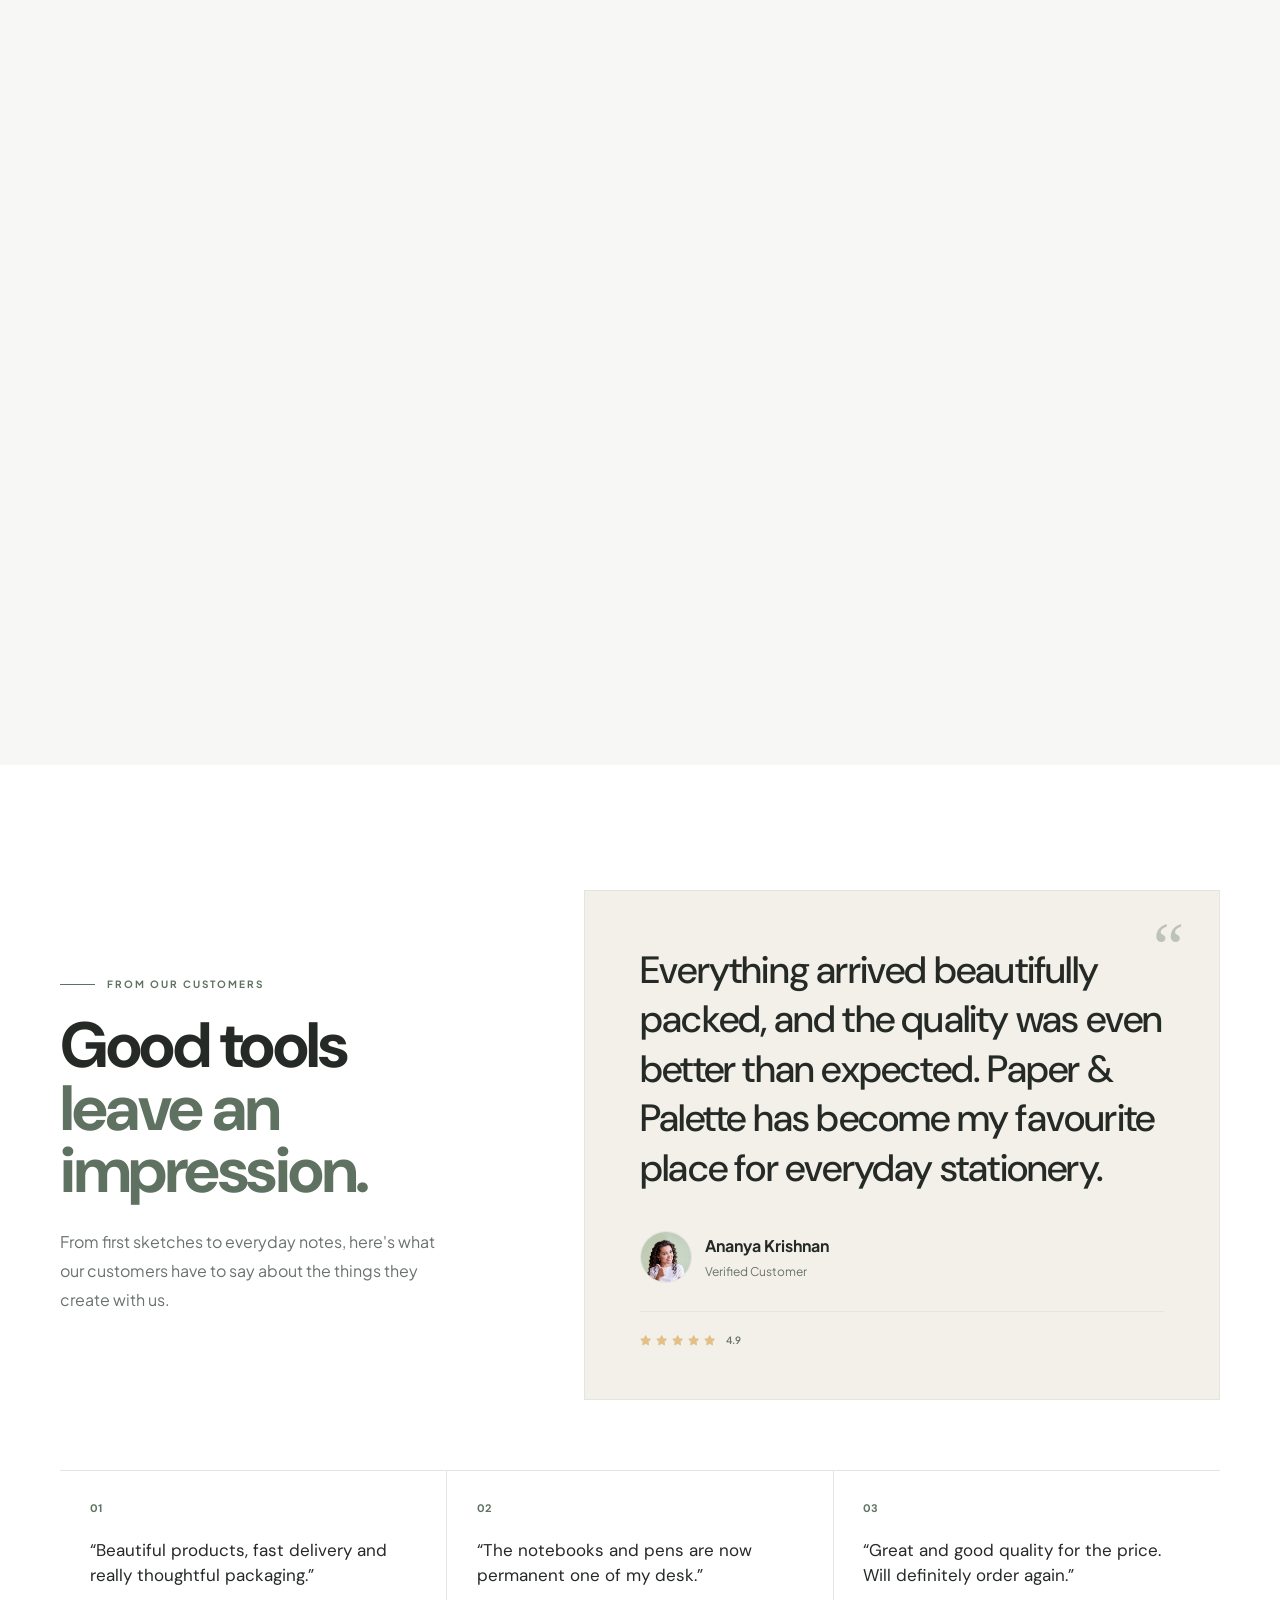
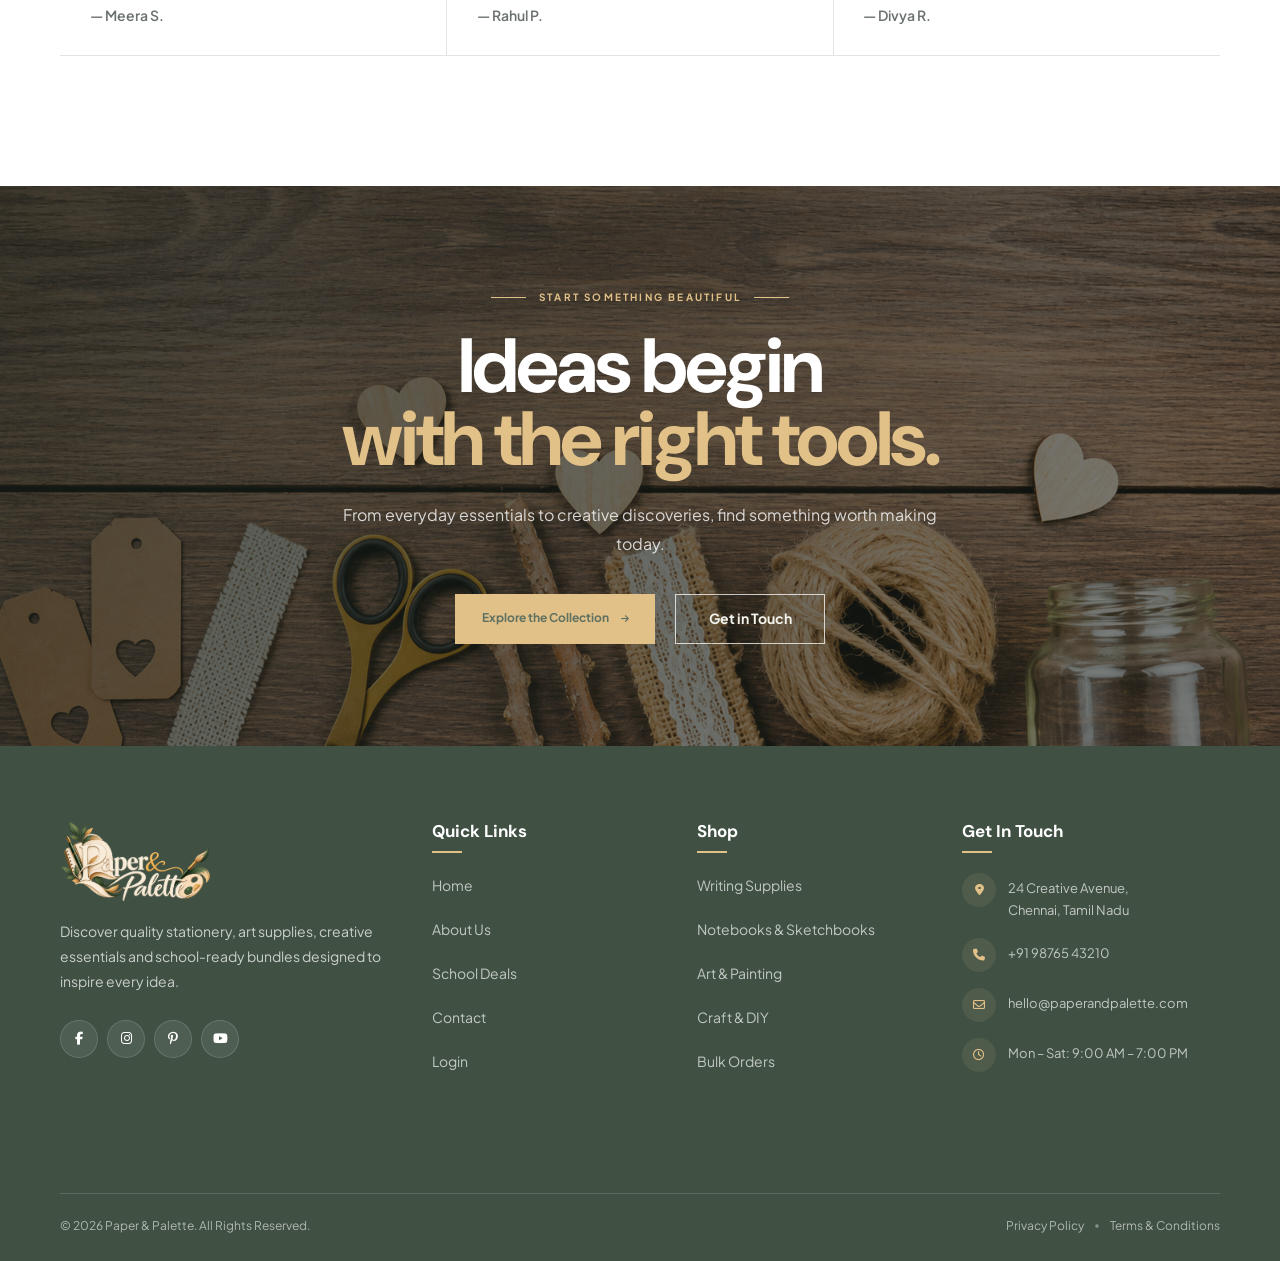
<file: home-2.html>
<!DOCTYPE html>
<html lang="en">

<head>
    <meta charset="UTF-8">
    <meta name="viewport" content="width=device-width, initial-scale=1.0">

    <title>Paper & Palette</title>

    <!-- SEO -->
    <meta name="description"
        content="Paper & Palette - Shop premium stationery, notebooks, sketchbooks, art supplies, painting materials, and craft kits.">
    <meta name="keywords"
        content="stationery, art supplies, notebooks, sketchbooks, painting supplies, craft kits, school supplies">
    <meta name="author" content="Paper & Palette">

    <!-- Favicon -->
    <link rel="icon" href="images/logo.png" type="image/png">

    <!-- Google Fonts -->
    <link rel="preconnect" href="https://fonts.googleapis.com">
    <link rel="preconnect" href="https://fonts.gstatic.com" crossorigin>

    <link
        href="https://fonts.googleapis.com/css2?family=DM+Sans:wght@400;500;600;700&family=Plus+Jakarta+Sans:wght@400;500;600;700&display=swap"
        rel="stylesheet">

    <!-- Font Awesome -->
    <link rel="stylesheet" href="https://cdnjs.cloudflare.com/ajax/libs/font-awesome/6.5.2/css/all.min.css">

    <!-- Main CSS -->
    <link rel="stylesheet" href="css/style.css">
</head>

<body>

    <script>
        (function () {
            try {
                if (localStorage.getItem("paperPaletteTheme") === "dark") {
                    document.body.classList.add("dark-mode");
                }
                document.body.classList.add("js-anim-ready");
            } catch (error) { }
        })();
    </script>


    <!-- =====================================================
         HEADER
    ====================================================== -->

    <header class="site-header">

        <div class="container">

            <div class="navbar">


                <!-- =================================================
                     LOGO
                ================================================== -->

                <a href="index.html" class="site-logo" aria-label="Paper & Palette Home">

                    <img src="images/logo.png" class="logo-default" alt="Paper & Palette">

                    <img src="images/logo-dark.png" class="logo-light" alt="Paper & Palette">


                </a>


                <!-- =================================================
                     MAIN NAVIGATION
                ================================================== -->

                <nav class="main-nav" id="mainNav" aria-label="Main Navigation">

                    <ul class="nav-list">


                        <!-- =========================
                             HOME
                        ========================== -->

                        <li class="nav-item has-dropdown">

                            <a href="#" class="nav-link dropdown-trigger active">

                                <span>Home</span>

                                <i class="fa-solid fa-chevron-down dropdown-icon"></i>

                            </a>


                            <ul class="nav-dropdown">

                                <li>
                                    <a href="index.html">
                                        Home 1
                                    </a>
                                </li>

                                <li>
                                    <a href="home-2.html" class="active">
                                        Home 2
                                    </a>
                                </li>

                            </ul>

                        </li>


                        <!-- =========================
                             ABOUT US
                        ========================== -->

                        <li class="nav-item">

                            <a href="about.html" class="nav-link">

                                About Us

                            </a>

                        </li>


                        <!-- =========================
                             SHOP
                        ========================== -->

                        <li class="nav-item has-dropdown">

                            <a href="#" class="nav-link dropdown-trigger">

                                <span>Shop</span>

                                <i class="fa-solid fa-chevron-down dropdown-icon"></i>

                            </a>


                            <ul class="nav-dropdown shop-dropdown">


                                <!-- Writing Supplies -->

                                <li>
                                    <a href="writing-supplies.html">

                                        Writing Supplies

                                    </a>
                                </li>


                                <!-- Notebooks -->

                                <li>
                                    <a href="notebooks-sketchbooks.html">

                                        Notebooks &amp; Sketchbooks

                                    </a>
                                </li>


                                <!-- Art & Painting -->

                                <li>
                                    <a href="art-painting.html">

                                        Art &amp; Painting

                                    </a>
                                </li>


                                <!-- Craft & DIY -->

                                <li>
                                    <a href="craft-diy.html">

                                        Craft &amp; DIY

                                    </a>
                                </li>


                            </ul>

                        </li>


                        <!-- =========================
                             SCHOOL DEALS
                        ========================== -->

                        <li class="nav-item">

                            <a href="school-deals.html" class="nav-link">

                                School Deals

                            </a>

                        </li>


                        <!-- =========================
                             CONTACT
                        ========================== -->

                        <li class="nav-item">

                            <a href="contact.html" class="nav-link">

                                Contact

                            </a>

                        </li>

                    </ul>


                    <!-- =================================================
                         MOBILE MENU ACTIONS
                         These appear only inside hamburger menu
                    ================================================== -->

                    <div class="mobile-menu-actions">


                        <!-- =========================
                             DARK MODE
                        ========================== -->

                        <button type="button" class="mobile-action-btn" id="mobileThemeToggle">

                            <span>

                                <i class="fa-solid fa-moon action-icon"></i>

                            </span>

                            <i class="fa-solid fa-chevron-right action-arrow"></i>

                        </button>


                        <!-- =========================
                             RTL MODE
                        ========================== -->

                        <button type="button" class="mobile-action-btn" id="mobileRtlToggle">

                            <span>
                                <i class="fa-solid fa-right-left action-icon"></i>
                            </span>

                        </button>


                        <!-- =========================
                             LOGIN
                        ========================== -->

                        <a href="login.html" class="mobile-login-btn">

                            <span>

                                <i class="fa-regular fa-user action-icon"></i>

                                <span>Login</span>

                            </span>

                            <i class="fa-solid fa-arrow-right action-arrow"></i>

                        </a>


                        <!-- =========================
                             BULK ORDERS
                        ========================== -->

                        <a href="bulk-orders.html" class="mobile-bulk-btn">

                            <span>
                                Bulk Orders
                            </span>

                            <i class="fa-solid fa-arrow-right"></i>

                        </a>


                    </div>

                </nav>


                <!-- =================================================
                     HEADER ACTIONS
                     Desktop only
                ================================================== -->

                <div class="navbar-actions">


                    <!-- Desktop Actions -->

                    <div class="desktop-actions">


                        <!-- Dark Mode -->

                        <button type="button" class="nav-icon-btn" id="themeToggle" aria-label="Toggle Dark Mode"
                            title="Dark Mode">

                            <i class="fa-solid fa-moon"></i>

                        </button>


                        <!-- RTL -->

                        <button type="button" class="nav-icon-btn" id="rtlToggle" aria-label="Toggle RTL Mode"
                            title="RTL Mode">

                            <i class="fa-solid fa-right-left"></i>

                        </button>


                        <!-- Login -->

                        <a href="login.html" class="login-btn">

                            <i class="fa-regular fa-user"></i>

                            <span>
                                Login
                            </span>

                        </a>


                        <!-- Bulk Orders -->

                        <a href="bulk-orders.html" class="bulk-orders-btn">

                            <span>
                                Bulk Orders
                            </span>

                            <i class="fa-solid fa-arrow-right"></i>

                        </a>

                    </div>


                    <!-- =================================================
                         MOBILE MENU TOGGLE
                    ================================================== -->

                    <button type="button" class="menu-toggle" id="menuToggle" aria-label="Open Menu"
                        aria-expanded="false">

                        <span></span>
                        <span></span>
                        <span></span>

                    </button>

                </div>

            </div>

        </div>

    </header>


    <main>


        <!-- =====================================================
     HOME 2 HERO
====================================================== -->

        <section class="home-two-hero">

            <!-- Background Overlay -->

            <div class="home-two-hero-overlay"></div>


            <div class="container home-two-hero-container">


                <!-- Hero Content -->

                <div class="home-two-hero-content">


                    <div class="home-two-hero-label">

                        <span></span>

                        THE PAPER &amp; PALETTE EDIT

                        <span></span>

                    </div>


                    <h1>
                        The art of
                        <em>everyday creativity.</em>
                    </h1>


                    <p>
                        Thoughtfully chosen stationery and art supplies
                        for ideas worth making.
                    </p>


                    <div class="home-two-hero-actions">

                        <a href="shop.html" class="home-two-hero-primary">

                            Shop Collection

                            <i class="fa-solid fa-arrow-right"></i>

                        </a>


                        <a href="shop.html" class="home-two-hero-secondary">

                            Explore Categories

                            <i class="fa-solid fa-arrow-up-right"></i>

                        </a>

                    </div>


                    <!-- Details BELOW BUTTONS -->

                    <div class="home-two-hero-bottom">

                        <div class="home-two-hero-detail">

                            <span>01</span>

                            <p>
                                Thoughtfully<br>
                                selected
                            </p>

                        </div>


                        <div class="home-two-hero-detail">

                            <span>02</span>

                            <p>
                                Made for<br>
                                everyday ideas
                            </p>

                        </div>


                        <div class="home-two-hero-detail">

                            <span>03</span>

                            <p>
                                Quality<br>
                                essentials
                            </p>

                        </div>

                    </div>

                </div>

            </div>

        </section>

        <!-- =====================================================
     HOME 2 - NEW ARRIVALS
====================================================== -->

        <section class="home-two-arrivals">

            <div class="container">

                <div class="arrivals-heading">

                    <div class="arrivals-label">
                        <span></span>
                        FRESH ON THE SHELF
                    </div>

                    <div class="arrivals-title-row">

                        <h2>
                            New things
                            <em>to discover.</em>
                        </h2>

                        <a href="shop.html" class="arrivals-view-link">
                            View all
                            <i class="fa-solid fa-arrow-up-right"></i>
                        </a>

                    </div>

                </div>


                <div class="arrivals-showcase">


                    <!-- Product 01 -->

                    <article class="arrival-item">

                        <div class="arrival-image">

                            <span class="arrival-badge">
                                NEW
                            </span>

                            <img src="images/new-1.png" alt="Premium notebook">

                        </div>

                        <div class="arrival-info">

                            <span>
                                NOTEBOOKS
                            </span>

                            <h3>
                                Linen Bound Journal
                            </h3>

                            <div class="arrival-bottom">

                                <strong>₹ 349</strong>

                                <a href="#">
                                    Add to Cart
                                    <i class="fa-solid fa-arrow-right"></i>
                                </a>

                            </div>

                        </div>

                    </article>


                    <!-- Product 02 -->

                    <article class="arrival-item">

                        <div class="arrival-image">

                            <span class="arrival-badge">
                                NEW
                            </span>

                            <img src="images/new-2.png" alt="Premium writing set">

                        </div>

                        <div class="arrival-info">

                            <span>
                                WRITING
                            </span>

                            <h3>
                                Everyday Writing Set
                            </h3>

                            <div class="arrival-bottom">

                                <strong>₹ 429</strong>

                                <a href="#">
                                    Add to Cart
                                    <i class="fa-solid fa-arrow-right"></i>
                                </a>

                            </div>

                        </div>

                    </article>


                    <!-- Product 03 -->

                    <article class="arrival-item">

                        <div class="arrival-image">

                            <span class="arrival-badge">
                                NEW
                            </span>

                            <img src="images/new-3.png" alt="Watercolor set">

                        </div>

                        <div class="arrival-info">

                            <span>
                                ART
                            </span>

                            <h3>
                                Studio Watercolor Set
                            </h3>

                            <div class="arrival-bottom">

                                <strong>₹ 599</strong>

                                <a href="#">
                                    Add to Cart
                                    <i class="fa-solid fa-arrow-right"></i>
                                </a>

                            </div>

                        </div>

                    </article>


                    <!-- Product 04 -->

                    <article class="arrival-item">

                        <div class="arrival-image">

                            <span class="arrival-badge">
                                NEW
                            </span>

                            <img src="images/new-4.png" alt="Creative DIY kit">

                        </div>

                        <div class="arrival-info">

                            <span>
                                CRAFT
                            </span>

                            <h3>
                                Creative DIY Kit
                            </h3>

                            <div class="arrival-bottom">

                                <strong>₹ 479</strong>

                                <a href="#">
                                    Add to Cart
                                    <i class="fa-solid fa-arrow-right"></i>
                                </a>

                            </div>

                        </div>

                    </article>

                </div>

            </div>

        </section>


        <!-- =====================================================
     HOME 2 - THE PAPER & PALETTE EDIT
====================================================== -->

        <section class="home-two-edit">

            <div class="container">

                <div class="edit-layout">


                    <!-- IMAGE SIDE -->

                    <div class="edit-visual">

                        <img src="images/palette-edit.jpg" alt="Curated stationery and art essentials">

                        <div class="edit-image-note">

                            <span>CURATED</span>

                            <strong>
                                02 / 07
                            </strong>

                        </div>

                    </div>


                    <!-- CONTENT SIDE -->

                    <div class="edit-content">

                        <div class="edit-label">

                            <span></span>

                            THE PAPER &amp; PALETTE EDIT

                        </div>


                        <h2>
                            Beautiful things,
                            <em>chosen with purpose.</em>
                        </h2>


                        <p class="edit-description">

                            A considered collection of stationery,
                            paper goods and creative tools selected
                            for the little moments that make creating
                            feel special.

                        </p>


                        <div class="edit-details">


                            <div class="edit-detail">

                                <span>
                                    01
                                </span>

                                <div>

                                    <h3>
                                        Thoughtfully chosen
                                    </h3>

                                    <p>
                                        Quality essentials worth
                                        keeping close.
                                    </p>

                                </div>

                            </div>


                            <div class="edit-detail">

                                <span>
                                    02
                                </span>

                                <div>

                                    <h3>
                                        Made to inspire
                                    </h3>

                                    <p>
                                        Beautiful tools for everyday
                                        creative moments.
                                    </p>

                                </div>

                            </div>


                            <div class="edit-detail">

                                <span>
                                    03
                                </span>

                                <div>

                                    <h3>
                                        Simply useful
                                    </h3>

                                    <p>
                                        Designed to be used,
                                        enjoyed and loved.
                                    </p>

                                </div>

                            </div>


                        </div>


                        <a href="shop.html" class="edit-cta">

                            Explore the Edit

                            <i class="fa-solid fa-arrow-right"></i>

                        </a>

                    </div>

                </div>

            </div>

        </section>

        <!-- =====================================================
     HOME 2 - CREATE YOUR WAY
====================================================== -->

        <section class="home-two-create">

            <div class="container">


                <!-- Heading -->

                <div class="create-heading">

                    <div class="create-label">

                        <span></span>

                        FIND YOUR MEDIUM

                    </div>


                    <div class="create-heading-row">

                        <h2>
                            Create
                            <em>your way.</em>
                        </h2>

                        <p>
                            Whether you're putting thoughts on paper,
                            sketching an idea or building something
                            from scratch, start with the tools that
                            feel right for you.
                        </p>

                    </div>

                </div>



                <!-- Creative List -->

                <div class="create-list">


                    <!-- Write -->

                    <a href="writing-supplies.html" class="create-item">

                        <div class="create-number">
                            01
                        </div>


                        <div class="create-main">

                            <span>
                                WORDS &amp; IDEAS
                            </span>

                            <h3>
                                Write
                            </h3>

                        </div>


                        <div class="create-description">

                            <p>
                                Journals, pens and paper
                                for thoughts worth keeping.
                            </p>

                        </div>


                        <div class="create-arrow">
                            <i class="fa-solid fa-pen"></i>
                        </div>

                    </a>



                    <!-- Draw -->

                    <a href="art-painting.html" class="create-item">

                        <div class="create-number">
                            02
                        </div>


                        <div class="create-main">

                            <span>
                                LINES &amp; FORMS
                            </span>

                            <h3>
                                Draw
                            </h3>

                        </div>


                        <div class="create-description">

                            <p>
                                Sketchbooks and drawing tools
                                for ideas in motion.
                            </p>

                        </div>


                        <div class="create-arrow">
                            <i class="fa-solid fa-pencil"></i>
                        </div>

                    </a>



                    <!-- Paint -->

                    <a href="art-painting.html" class="create-item">

                        <div class="create-number">
                            03
                        </div>


                        <div class="create-main">

                            <span>
                                COLOUR &amp; EXPRESSION
                            </span>

                            <h3>
                                Paint
                            </h3>

                        </div>


                        <div class="create-description">

                            <p>
                                Colours, brushes and surfaces
                                made for creative expression.
                            </p>

                        </div>


                        <div class="create-arrow">
                            <i class="fa-solid fa-paintbrush"></i>
                        </div>

                    </a>



                    <!-- Make -->

                    <a href="craft-diy.html" class="create-item">

                        <div class="create-number">
                            04
                        </div>


                        <div class="create-main">

                            <span>
                                HANDS &amp; MATERIALS
                            </span>

                            <h3>
                                Make
                            </h3>

                        </div>


                        <div class="create-description">

                            <p>
                                Craft materials and DIY essentials
                                for things made by hand.
                            </p>

                        </div>


                        <div class="create-arrow">
                            <i class="fa-solid fa-scissors"></i>
                        </div>

                    </a>


                </div>

            </div>

        </section>

        <!-- =====================================================
     HOME 2 - EVERYDAY DESK
====================================================== -->

        <section class="home-two-desk">

            <div class="container">

                <div class="desk-layout">


                    <!-- LEFT CONTENT -->

                    <div class="desk-content">

                        <div class="desk-label">

                            <span></span>

                            EVERYDAY DESK

                        </div>


                        <h2>
                            A better desk
                            <em>starts here.</em>
                        </h2>


                        <p>
                            The small essentials that keep your
                            workspace organised, thoughtful and
                            ready for whatever the day brings.
                        </p>


                        <a href="shop.html" class="desk-link">

                            Shop Desk Essentials

                            <i class="fa-solid fa-arrow-right"></i>

                        </a>


                        <!-- Mini Stats -->

                        <div class="desk-stats">

                            <div class="desk-stat">

                                <strong>
                                    120+
                                </strong>

                                <span>
                                    Desk essentials
                                </span>

                            </div>


                            <div class="desk-stat">

                                <strong>
                                    4.9
                                </strong>

                                <span>
                                    Customer rating
                                </span>

                            </div>

                        </div>

                    </div>


                    <!-- RIGHT VISUAL -->

                    <div class="desk-visual">

                        <img src="images/everyday-desk.jpg" alt="Everyday desk stationery collection">


                        <!-- Product Hotspot 01 -->

                        <div class="desk-hotspot desk-hotspot-one">

                            <span class="desk-hotspot-dot"></span>

                            <div class="desk-hotspot-info">

                                <small>
                                    WRITING
                                </small>

                                <strong>
                                    Signature Pen
                                </strong>

                                <span>
                                    ₹ 249
                                </span>

                            </div>

                        </div>


                        <!-- Product Hotspot 02 -->

                        <div class="desk-hotspot desk-hotspot-two">

                            <span class="desk-hotspot-dot"></span>

                            <div class="desk-hotspot-info">

                                <small>
                                    PAPER
                                </small>

                                <strong>
                                    Linen Notebook
                                </strong>

                                <span>
                                    ₹ 349
                                </span>

                            </div>

                        </div>


                        <!-- Product Hotspot 03 -->

                        <div class="desk-hotspot desk-hotspot-three">

                            <span class="desk-hotspot-dot"></span>

                            <div class="desk-hotspot-info">

                                <small>
                                    DESK
                                </small>

                                <strong>
                                    Wooden Organizer
                                </strong>

                                <span>
                                    ₹ 499
                                </span>

                            </div>

                        </div>

                    </div>

                </div>

            </div>

        </section>

        <!-- =====================================================
     HOME 2 - PICKED FOR YOU
====================================================== -->

        <section class="home-two-picked">

            <div class="container">

                <div class="picked-heading">

                    <div class="picked-label">
                        <span></span>
                        A FEW GOOD THINGS
                    </div>

                    <h2>
                        Picked
                        <em>for you.</em>
                    </h2>

                    <p>
                        A small collection of everyday favourites,
                        chosen for their quality, usefulness and
                        ability to make ordinary moments better.
                    </p>

                </div>


                <div class="picked-list">


                    <!-- ITEM 01 -->

                    <article class="picked-item">

                        <div class="picked-number">
                            01
                        </div>

                        <div class="picked-product-image">

                            <img src="images/picked-product-1.png" alt="Premium notebook">

                        </div>

                        <div class="picked-product-info">

                            <span>
                                NOTEBOOKS
                            </span>

                            <h3>
                                Classic Linen Journal
                            </h3>

                            <p>
                                A timeless everyday notebook
                                with a soft linen finish.
                            </p>

                        </div>

                        <div class="picked-product-price">

                            <strong>
                                ₹349
                            </strong>

                            <a href="#">
                                View
                                <i class="fa-solid fa-arrow-up-right"></i>
                            </a>

                        </div>

                    </article>


                    <!-- ITEM 02 -->

                    <article class="picked-item">

                        <div class="picked-number">
                            02
                        </div>

                        <div class="picked-product-image">

                            <img src="images/picked-product-2.png" alt="Premium pen">

                        </div>

                        <div class="picked-product-info">

                            <span>
                                WRITING
                            </span>

                            <h3>
                                Signature Gel Pen Set
                            </h3>

                            <p>
                                Smooth, reliable writing tools
                                for everyday notes and ideas.
                            </p>

                        </div>

                        <div class="picked-product-price">

                            <strong>
                                ₹299
                            </strong>

                            <a href="#">
                                View
                                <i class="fa-solid fa-arrow-up-right"></i>
                            </a>

                        </div>

                    </article>


                    <!-- ITEM 03 -->

                    <article class="picked-item">

                        <div class="picked-number">
                            03
                        </div>

                        <div class="picked-product-image">

                            <img src="images/picked-product-3.png" alt="Watercolor palette">

                        </div>

                        <div class="picked-product-info">

                            <span>
                                ART
                            </span>

                            <h3>
                                Artist Watercolor Palette
                            </h3>

                            <p>
                                Rich colours for sketches,
                                studies and creative experiments.
                            </p>

                        </div>

                        <div class="picked-product-price">

                            <strong>
                                ₹499
                            </strong>

                            <a href="#">
                                View
                                <i class="fa-solid fa-arrow-up-right"></i>
                            </a>

                        </div>

                    </article>


                    <!-- ITEM 04 -->

                    <article class="picked-item">

                        <div class="picked-number">
                            04
                        </div>

                        <div class="picked-product-image">

                            <img src="images/picked-product-4.png" alt="Craft essentials">

                        </div>

                        <div class="picked-product-info">

                            <span>
                                CRAFT
                            </span>

                            <h3>
                                Creative Craft Essentials
                            </h3>

                            <p>
                                A versatile collection for
                                small projects and DIY ideas.
                            </p>

                        </div>

                        <div class="picked-product-price">

                            <strong>
                                ₹449
                            </strong>

                            <a href="#">
                                View
                                <i class="fa-solid fa-arrow-up-right"></i>
                            </a>

                        </div>

                    </article>


                </div>

            </div>

        </section>

        <!-- =====================================================
     HOME 2 - SAVE MORE, CREATE MORE
====================================================== -->

        <section class="home-two-value">

            <div class="container">

                <!-- Heading -->

                <div class="value-heading">

                    <div class="value-label">

                        <span></span>

                        MORE VALUE, MORE CREATIVITY

                    </div>

                    <h2>
                        Good things are
                        <em>better together.</em>
                    </h2>

                    <p>
                        Make everyday shopping easier with flexible
                        options designed around the way you buy.
                    </p>

                </div>


                <!-- Value Panels -->

                <div class="value-panels">


                    <!-- Panel 01 -->

                    <div class="value-panel">

                        <div class="value-panel-top">

                            <span class="value-number">
                                01
                            </span>

                            <i class="fa-solid fa-layer-group"></i>

                        </div>

                        <div class="value-panel-content">

                            <span>
                                BUY MORE
                            </span>

                            <h3>
                                Quantity
                                savings.
                            </h3>

                            <p>
                                Stock up on everyday essentials
                                and enjoy better value when you
                                purchase every larger quantities with high price.
                            </p>

                        </div>

                        <a href="shop.html" class="value-panel-link">

                            Shop essentials

                            <i class="fa-solid fa-arrow-right"></i>

                        </a>

                    </div>


                    <!-- Panel 02 -->

                    <div class="value-panel value-panel-featured">

                        <div class="value-panel-top">

                            <span class="value-number">
                                02
                            </span>

                            <i class="fa-solid fa-box-open"></i>

                        </div>

                        <div class="value-panel-content">

                            <span>
                                BUILD A BUNDLE
                            </span>

                            <h3>
                                Create your
                                own.
                            </h3>

                            <p>
                                Bring your favourite writing,
                                paper, craft, art things and creative essentials
                                together in one thoughtful collection.
                            </p>

                        </div>

                        <a href="shop.html" class="value-panel-link">

                            Explore products

                            <i class="fa-solid fa-arrow-right"></i>

                        </a>

                    </div>


                    <!-- Panel 03 -->

                    <div class="value-panel">

                        <div class="value-panel-top">

                            <span class="value-number">
                                03
                            </span>

                            <i class="fa-solid fa-users"></i>

                        </div>

                        <div class="value-panel-content">

                            <span>
                                FOR TEAMS
                            </span>

                            <h3>
                                Create More, Save.
                            </h3>

                            <p>
                                Schools, offices and organisations
                                can enquire about quantity-based
                                pricing for larger requirements.
                            </p>

                        </div>

                        <a href="bulk-orders.html" class="value-panel-link">

                            Bulk order enquiry

                            <i class="fa-solid fa-arrow-right"></i>

                        </a>

                    </div>


                </div>

            </div>

        </section>

        <!-- =====================================================
     HOME 2 - CUSTOMER STORIES
====================================================== -->

        <section class="home-two-stories">

            <div class="container">

                <div class="stories-layout">


                    <!-- LEFT -->

                    <div class="stories-intro">

                        <div class="stories-label">

                            <span></span>

                            FROM OUR CUSTOMERS

                        </div>

                        <h2>
                            Good tools
                            <em>leave an impression.</em>
                        </h2>

                        <p>
                            From first sketches to everyday notes,
                            here's what our customers have to say
                            about the things they create with us.
                        </p>

                    </div>


                    <!-- RIGHT TESTIMONIAL -->

                    <div class="stories-testimonial">

                        <div class="stories-quote-mark">
                            “
                        </div>

                        <blockquote>
                            Everything arrived beautifully packed,
                            and the quality was even better than
                            expected. Paper &amp; Palette has become
                            my favourite place for everyday stationery.
                        </blockquote>

                        <div class="stories-author">

                            <div class="stories-avatar">
                                <img src="images/customer-1.jpg" alt="Customer">
                            </div>

                            <div>

                                <strong>
                                    Ananya Krishnan
                                </strong>

                                <span>
                                    Verified Customer
                                </span>

                            </div>

                        </div>

                        <div class="stories-rating">

                            <i class="fa-solid fa-star"></i>
                            <i class="fa-solid fa-star"></i>
                            <i class="fa-solid fa-star"></i>
                            <i class="fa-solid fa-star"></i>
                            <i class="fa-solid fa-star"></i>

                            <span>
                                5.0
                            </span>

                        </div>

                    </div>

                </div>


                <!-- SMALL REVIEWS -->

                <div class="stories-mini-grid">

                    <div class="stories-mini">

                        <span class="stories-mini-number">
                            01
                        </span>

                        <p>
                            “Beautiful products, fast delivery
                            and really thoughtful packaging.”
                        </p>

                        <strong>
                            — Meera S.
                        </strong>

                    </div>


                    <div class="stories-mini">

                        <span class="stories-mini-number">
                            02
                        </span>

                        <p>
                            “The notebooks and pens are now
                            permanent one of my desk.”
                        </p>

                        <strong>
                            — Rahul P.
                        </strong>

                    </div>


                    <div class="stories-mini">

                        <span class="stories-mini-number">
                            03
                        </span>

                        <p>
                            “Great and good quality for the price.
                            Will definitely order again.”
                        </p>

                        <strong>
                            — Divya R.
                        </strong>

                    </div>

                </div>

            </div>

        </section>


        <!-- =====================================================
     HOME 2 - FINAL CTA
====================================================== -->

        <section class="home-two-final-cta">

            <div class="final-cta-overlay"></div>

            <div class="container">

                <div class="final-cta-content">


                    <!-- Label -->

                    <div class="final-cta-label">

                        <span></span>

                        START SOMETHING BEAUTIFUL

                        <span></span>

                    </div>


                    <!-- Heading -->

                    <h2>
                        Ideas begin
                        <em>with the right tools.</em>
                    </h2>


                    <!-- Description -->

                    <p>
                        From everyday essentials to creative
                        discoveries, find something worth making
                        today.
                    </p>


                    <!-- Buttons -->

                    <div class="final-cta-actions">

                        <a href="shop.html" class="final-cta-primary">

                            <span>
                                Explore the Collection
                            </span>

                            <i class="fa-solid fa-arrow-right"></i>

                        </a>


                        <a href="contact.html" class="final-cta-secondary">

                            <span>
                                Get in Touch
                            </span>

                        </a>

                    </div>


                </div>

            </div>

        </section>

    </main>


    <!-- =====================================================
     FOOTER
====================================================== -->

    <footer class="site-footer">

        <div class="container">

            <div class="footer-grid">


                <!-- =========================================
                 BRAND
            ========================================== -->

                <div class="footer-brand">

                    <a href="index.html" class="footer-logo">

                        <img src="images/logo-dark.png" class="logo-default" alt="Paper & Palette">

                        <img src="images/logo-dark.png" class="logo-light" alt="Paper & Palette">

                    </a>

                    <p>
                        Discover quality stationery, art supplies,
                        creative essentials and school-ready bundles
                        designed to inspire every idea.
                    </p>


                    <!-- Social Links -->

                    <div class="footer-socials">

                        <a href="#" aria-label="Facebook" title="Facebook">

                            <i class="fa-brands fa-facebook-f"></i>

                        </a>

                        <a href="#" aria-label="Instagram" title="Instagram">

                            <i class="fa-brands fa-instagram"></i>

                        </a>

                        <a href="#" aria-label="Pinterest" title="Pinterest">

                            <i class="fa-brands fa-pinterest-p"></i>

                        </a>

                        <a href="#" aria-label="YouTube" title="YouTube">

                            <i class="fa-brands fa-youtube"></i>

                        </a>

                    </div>

                </div>


                <!-- =========================================
                 QUICK LINKS
            ========================================== -->

                <div class="footer-column">

                    <h4>
                        Quick Links
                    </h4>

                    <ul class="footer-links">

                        <li>
                            <a href="index.html">
                                Home
                            </a>
                        </li>

                        <li>
                            <a href="about.html">
                                About Us
                            </a>
                        </li>

                        <li>
                            <a href="school-deals.html">
                                School Deals
                            </a>
                        </li>

                        <li>
                            <a href="contact.html">
                                Contact
                            </a>
                        </li>

                        <li>
                            <a href="login.html">
                                Login
                            </a>
                        </li>

                    </ul>

                </div>


                <!-- =========================================
                 SHOP
            ========================================== -->

                <div class="footer-column">

                    <h4>
                        Shop
                    </h4>

                    <ul class="footer-links">

                        <li>
                            <a href="writing-supplies.html">
                                Writing Supplies
                            </a>
                        </li>

                        <li>
                            <a href="notebooks-sketchbooks.html">
                                Notebooks &amp; Sketchbooks
                            </a>
                        </li>

                        <li>
                            <a href="art-painting.html">
                                Art &amp; Painting
                            </a>
                        </li>

                        <li>
                            <a href="craft-diy.html">
                                Craft &amp; DIY
                            </a>
                        </li>

                        <li>
                            <a href="bulk-orders.html">
                                Bulk Orders
                            </a>
                        </li>

                    </ul>

                </div>


                <!-- =========================================
                 CONTACT
            ========================================== -->

                <div class="footer-column footer-contact">

                    <h4>
                        Get In Touch
                    </h4>


                    <div class="footer-contact-item">

                        <span class="footer-contact-icon">
                            <i class="fa-solid fa-location-dot"></i>
                        </span>

                        <p>
                            24 Creative Avenue,<br>
                            Chennai, Tamil Nadu
                        </p>

                    </div>


                    <div class="footer-contact-item">

                        <span class="footer-contact-icon">
                            <i class="fa-solid fa-phone"></i>
                        </span>

                        <a href="tel:+919876543210">
                            +91 98765 43210
                        </a>

                    </div>


                    <div class="footer-contact-item">

                        <span class="footer-contact-icon">
                            <i class="fa-regular fa-envelope"></i>
                        </span>

                        <a href="mailto:hello@paperandpalette.com">
                            hello@paperandpalette.com
                        </a>

                    </div>


                    <div class="footer-contact-item">

                        <span class="footer-contact-icon">
                            <i class="fa-regular fa-clock"></i>
                        </span>

                        <p>
                            Mon – Sat: 9:00 AM – 7:00 PM
                        </p>

                    </div>

                </div>

            </div>


            <!-- =========================================
             FOOTER BOTTOM
        ========================================== -->

            <div class="footer-bottom">

                <p>
                    © 2026 Paper &amp; Palette.
                    All Rights Reserved.
                </p>


                <div class="footer-bottom-links">

                    <a href="#">
                        Privacy Policy
                    </a>

                    <span>•</span>

                    <a href="#">
                        Terms &amp; Conditions
                    </a>

                </div>

            </div>

        </div>

    </footer>

    <!-- Scroll To Top -->

    <button class="scroll-top-btn" id="scrollTopBtn" aria-label="Scroll to top">

        <i class="fa-solid fa-arrow-up"></i>

    </button>

    <script src="js/main.js"></script>

</body>

</html>
</file>
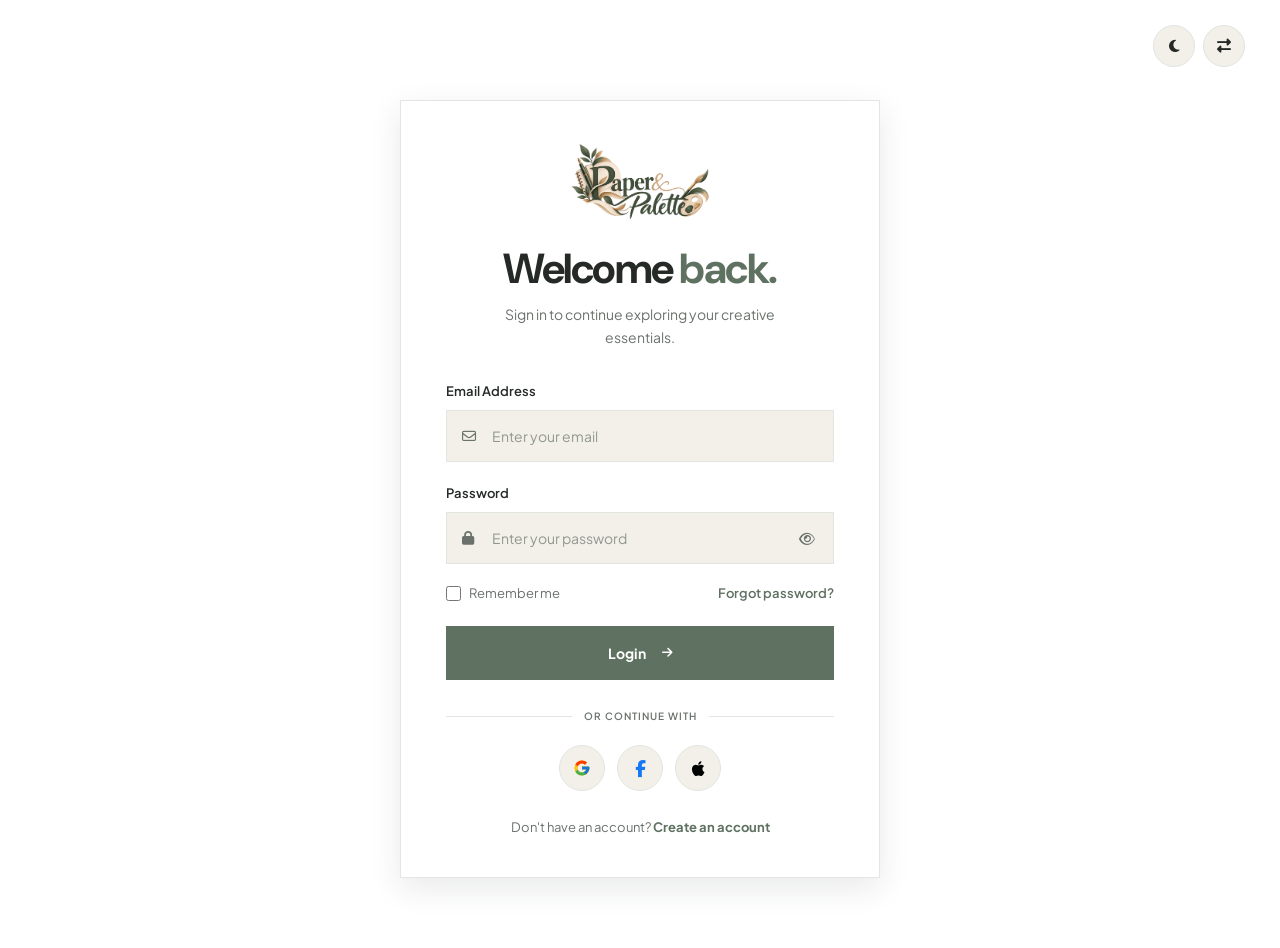
<file: login.html>
<!DOCTYPE html>
<html lang="en">

<head>
    <meta charset="UTF-8">
    <meta name="viewport" content="width=device-width, initial-scale=1.0">

    <title>Paper & Palette</title>

    <!-- SEO -->
    <meta name="description"
        content="Paper & Palette - Shop premium stationery, notebooks, sketchbooks, art supplies, painting materials, and craft kits.">
    <meta name="keywords"
        content="stationery, art supplies, notebooks, sketchbooks, painting supplies, craft kits, school supplies">
    <meta name="author" content="Paper & Palette">

    <!-- Favicon -->
    <link rel="icon" href="images/logo.png" type="image/png">

    <!-- Google Fonts -->
    <link rel="preconnect" href="https://fonts.googleapis.com">
    <link rel="preconnect" href="https://fonts.gstatic.com" crossorigin>

    <link
        href="https://fonts.googleapis.com/css2?family=DM+Sans:wght@400;500;600;700&family=Plus+Jakarta+Sans:wght@400;500;600;700&display=swap"
        rel="stylesheet">

    <!-- Font Awesome -->
    <link rel="stylesheet" href="https://cdnjs.cloudflare.com/ajax/libs/font-awesome/6.5.2/css/all.min.css">

    <!-- Main CSS -->
    <link rel="stylesheet" href="css/style.css">
</head>

<body class="auth-page">

    <script>
        (function () {
            try {
                if (localStorage.getItem("paperPaletteTheme") === "dark") {
                    document.body.classList.add("dark-mode");
                }
                document.body.classList.add("js-anim-ready");
            } catch (error) {}
        })();
    </script>



    <!-- =====================================================
     AUTH TOP ACTIONS
====================================================== -->

    <div class="auth-topbar">

        <div class="auth-actions">

            <!-- Dark Mode -->

            <button type="button" class="auth-toggle-btn" id="themeToggle" aria-label="Toggle Dark Mode"
                title="Dark Mode">

                <i class="fa-solid fa-moon"></i>

            </button>


            <!-- RTL -->

            <button type="button" class="auth-toggle-btn" id="rtlToggle" aria-label="Toggle RTL Mode" title="RTL Mode">

                <i class="fa-solid fa-right-left"></i>

            </button>

        </div>

    </div>



    <!-- =====================================================
         LOGIN SECTION
    ====================================================== -->

    <main class="auth-main">

        <div class="auth-card">


            <!-- Logo inside card -->

            <a href="index.html" class="auth-card-logo">

                <img src="images/logo.png" class="auth-card-logo-default" alt="Paper & Palette">

                <img src="images/logo-dark.png" class="auth-card-logo-light" alt="Paper & Palette">

            </a>

            <!-- Heading -->

            <div class="auth-heading">


                <h1>
                    Welcome <em>back.</em>
                </h1>

                <p>
                    Sign in to continue exploring your
                    creative essentials.
                </p>

            </div>


            <!-- Login Form -->

            <form class="auth-form" action="#" method="post">


                <!-- Email -->

                <div class="auth-field">

                    <label for="loginEmail">
                        Email Address
                    </label>

                    <div class="auth-input-wrap">

                        <i class="fa-regular fa-envelope"></i>

                        <input type="email" id="loginEmail" name="email" placeholder="Enter your email" required>

                    </div>

                </div>


                <!-- Password -->

                <div class="auth-field">

                    <div class="auth-label-row">

                        <label for="loginPassword">
                            Password
                        </label>

                    </div>

                    <div class="auth-input-wrap">

                        <i class="fa-solid fa-lock"></i>

                        <input type="password" id="loginPassword" name="password" placeholder="Enter your password"
                            required>

                        <button type="button" class="password-toggle" aria-label="Show password">

                            <i class="fa-regular fa-eye"></i>

                        </button>

                    </div>

                </div>


                <!-- Remember -->

                <div class="auth-options">

                    <!-- Remember Me -->

                    <label class="auth-remember">

                        <input type="checkbox" name="remember">

                        <span>
                            Remember me
                        </span>

                    </label>


                    <!-- Forgot Password -->

                    <a href="#" class="auth-forgot">
                        Forgot password?
                    </a>

                </div>


                <!-- Login Button -->

                <button type="submit" class="auth-submit-btn">

                    <span>
                        Login
                    </span>

                    <i class="fa-solid fa-arrow-right"></i>

                </button>

            </form>


            <!-- Divider -->

            <div class="auth-divider">

                <span></span>

                <small>
                    OR CONTINUE WITH
                </small>

                <span></span>

            </div>


            <!-- Social Login -->

            <div class="auth-socials">

                <!-- Google SVG -->

                <a href="#" class="auth-social-google" aria-label="Continue with Google">

                    <img src="images/google-logo.svg" alt="Google">

                </a>


                <!-- Facebook -->

                <a href="#" class="auth-social-facebook" aria-label="Continue with Facebook">

                    <i class="fa-brands fa-facebook-f"></i>

                </a>


                <!-- Apple -->

                <a href="#" class="auth-social-apple" aria-label="Continue with Apple">

                    <i class="fa-brands fa-apple"></i>

                </a>

            </div>


            <!-- Register -->

            <p class="auth-register">

                Don't have an account?

                <a href="register.html">
                    Create an account
                </a>

            </p>

        </div>

    </main>



    <script src="js/main.js"></script>

</body>

</html>
</file>
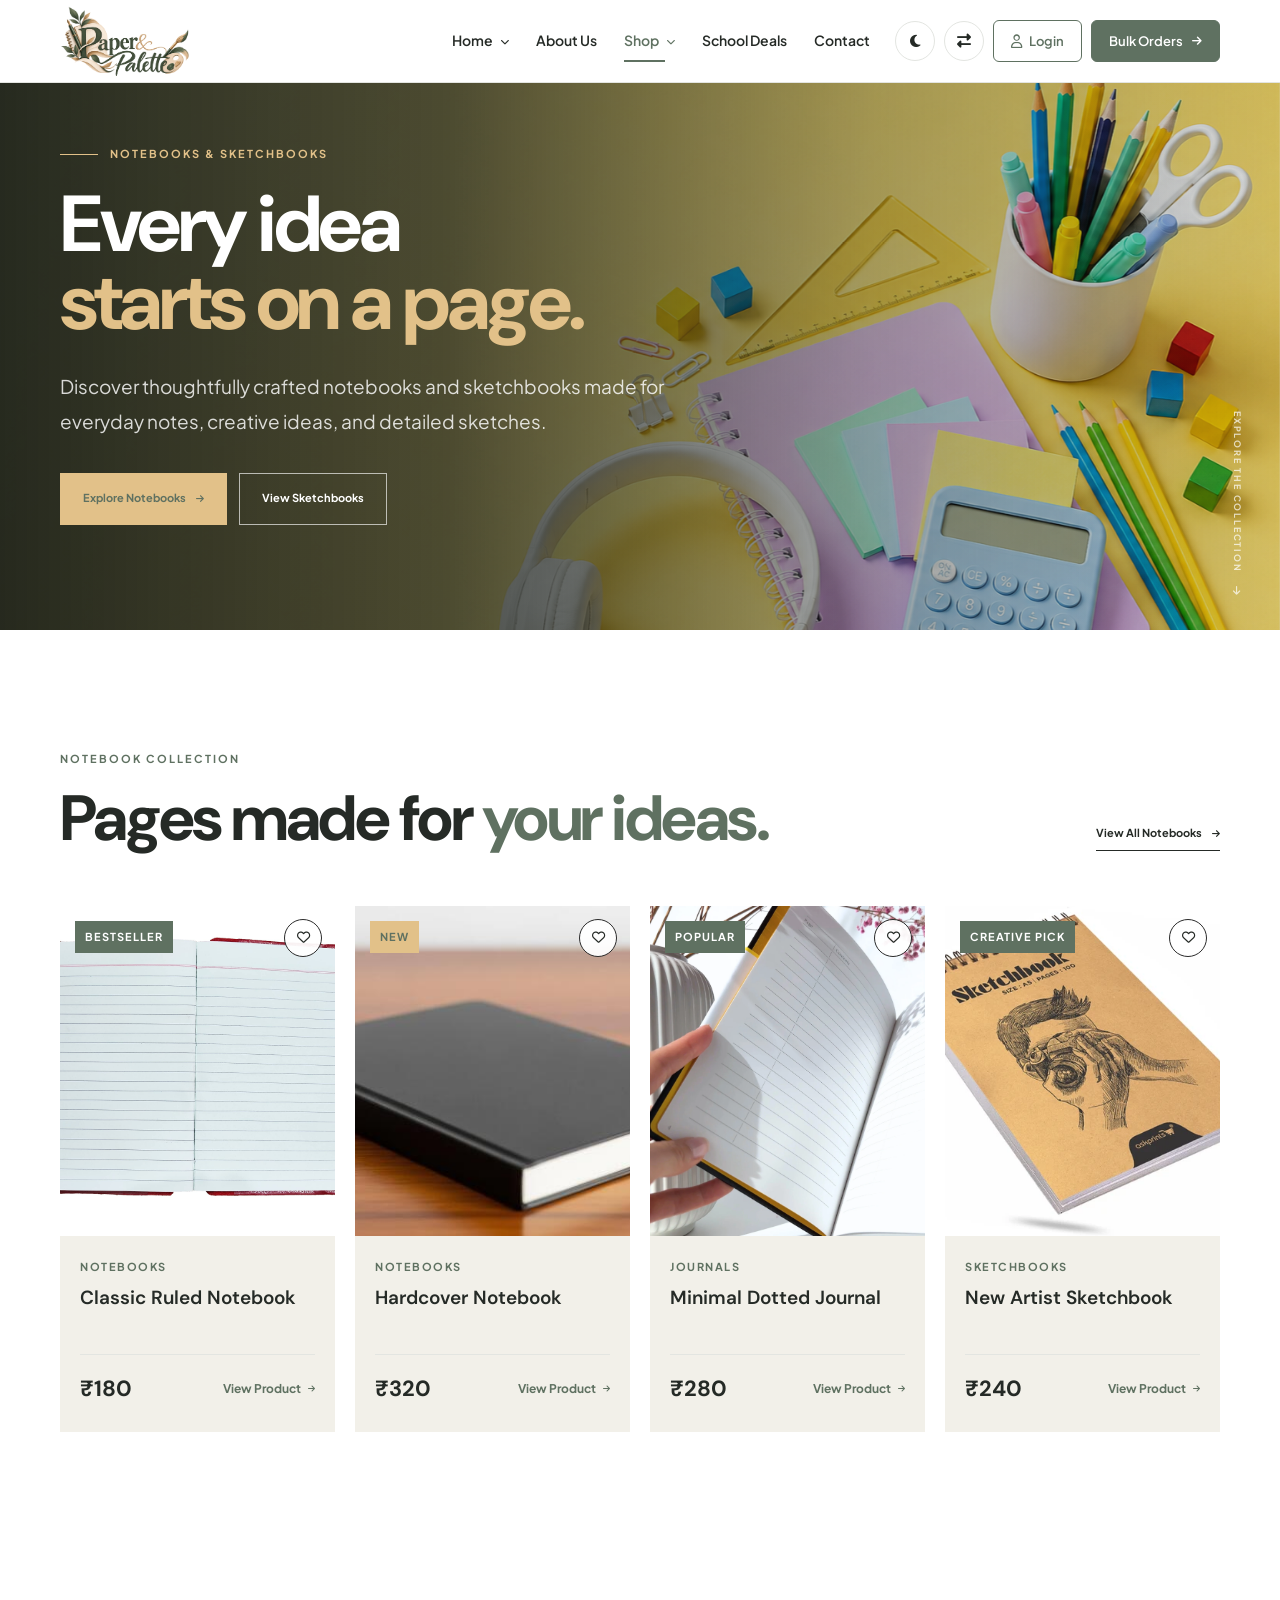
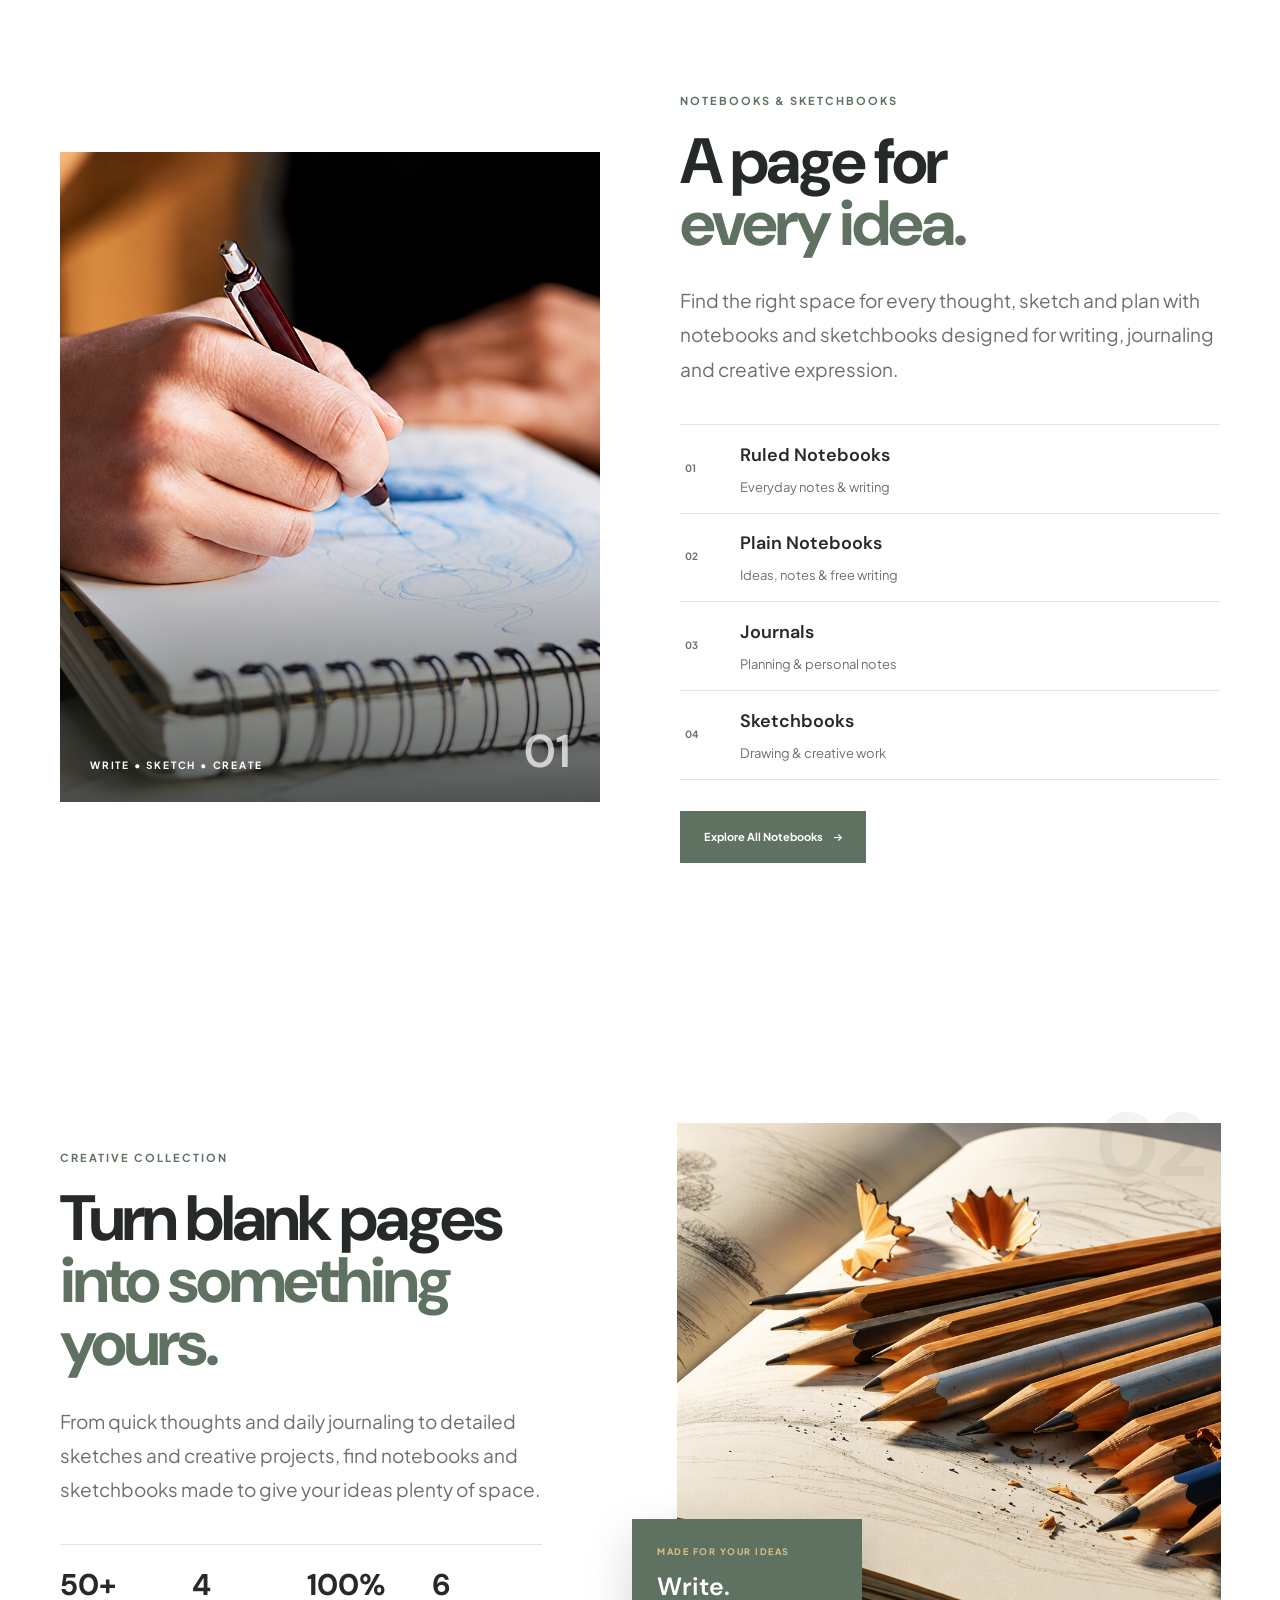
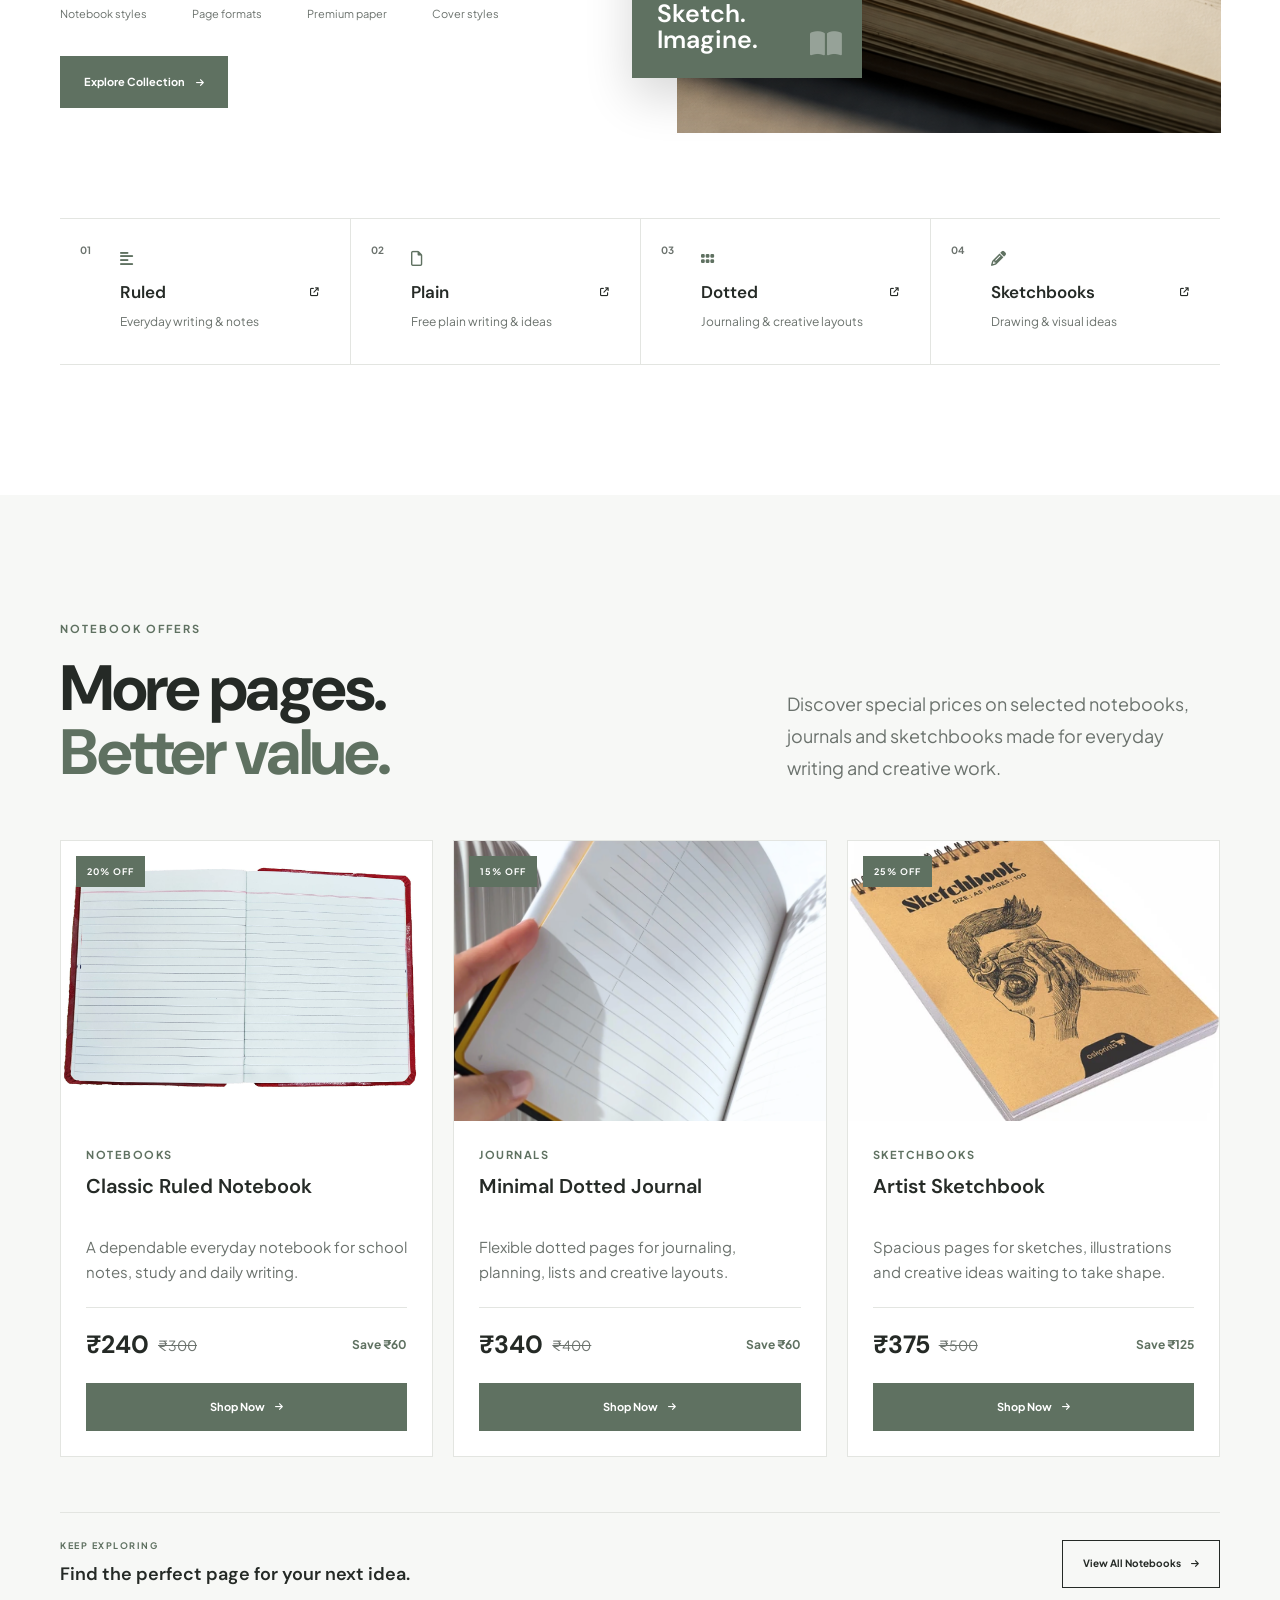
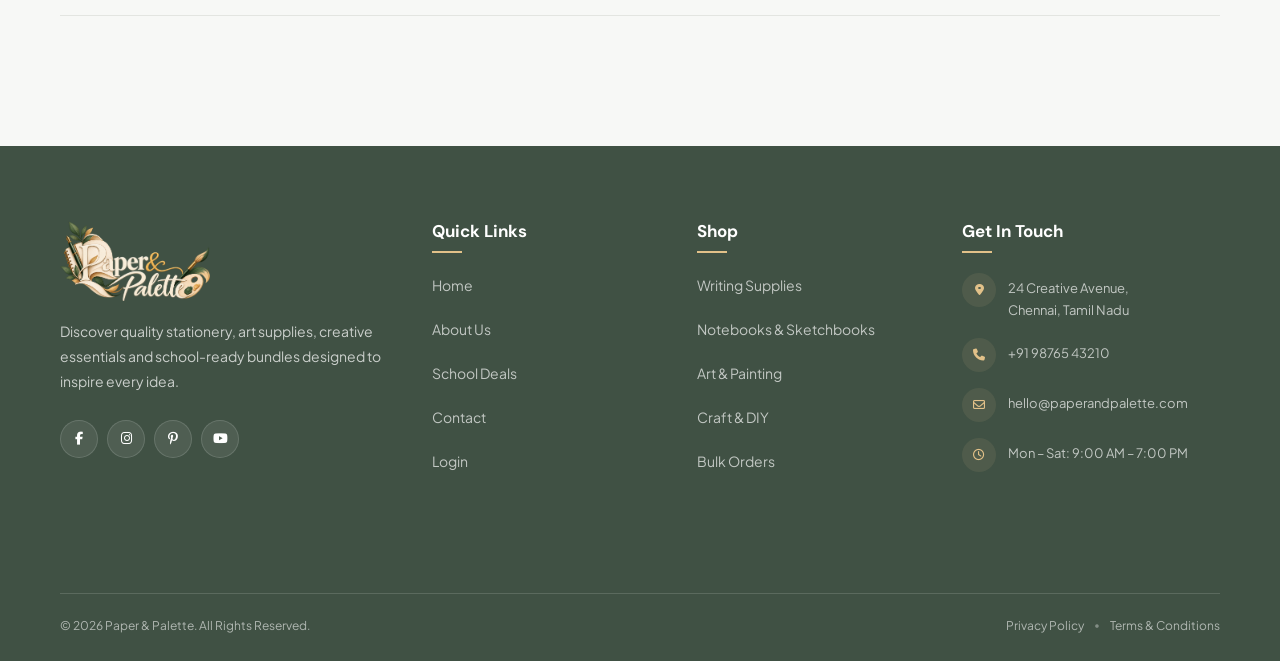
<file: notebooks-sketchbooks.html>
<!DOCTYPE html>
<html lang="en">

<head>
    <meta charset="UTF-8">
    <meta name="viewport" content="width=device-width, initial-scale=1.0">

    <title>Paper & Palette</title>

    <!-- SEO -->
    <meta name="description"
        content="Paper & Palette - Shop premium stationery, notebooks, sketchbooks, art supplies, painting materials, and craft kits.">
    <meta name="keywords"
        content="stationery, art supplies, notebooks, sketchbooks, painting supplies, craft kits, school supplies">
    <meta name="author" content="Paper & Palette">

    <!-- Favicon -->
    <link rel="icon" href="images/logo.png" type="image/png">

    <!-- Google Fonts -->
    <link rel="preconnect" href="https://fonts.googleapis.com">
    <link rel="preconnect" href="https://fonts.gstatic.com" crossorigin>

    <link
        href="https://fonts.googleapis.com/css2?family=DM+Sans:wght@400;500;600;700&family=Plus+Jakarta+Sans:wght@400;500;600;700&display=swap"
        rel="stylesheet">

    <!-- Font Awesome -->
    <link rel="stylesheet" href="https://cdnjs.cloudflare.com/ajax/libs/font-awesome/6.5.2/css/all.min.css">

    <!-- Main CSS -->
    <link rel="stylesheet" href="css/style.css">
</head>

<body>

    <script>
        (function () {
            try {
                if (localStorage.getItem("paperPaletteTheme") === "dark") {
                    document.body.classList.add("dark-mode");
                }
                document.body.classList.add("js-anim-ready");
            } catch (error) { }
        })();
    </script>


    <!-- =====================================================
         HEADER
    ====================================================== -->

    <header class="site-header">

        <div class="container">

            <div class="navbar">


                <!-- =================================================
                     LOGO
                ================================================== -->

                <a href="index.html" class="site-logo" aria-label="Paper & Palette Home">

                    <img src="images/logo.png" class="logo-default" alt="Paper & Palette">

                    <img src="images/logo-dark.png" class="logo-light" alt="Paper & Palette">


                </a>


                <!-- =================================================
                     MAIN NAVIGATION
                ================================================== -->

                <nav class="main-nav" id="mainNav" aria-label="Main Navigation">

                    <ul class="nav-list">


                        <!-- =========================
                             HOME
                        ========================== -->

                        <li class="nav-item has-dropdown">

                            <a href="#" class="nav-link dropdown-trigger">

                                <span>Home</span>

                                <i class="fa-solid fa-chevron-down dropdown-icon"></i>

                            </a>


                            <ul class="nav-dropdown">

                                <li>
                                    <a href="index.html">
                                        Home 1
                                    </a>
                                </li>

                                <li>
                                    <a href="home-2.html">
                                        Home 2
                                    </a>
                                </li>

                            </ul>

                        </li>


                        <!-- =========================
                             ABOUT US
                        ========================== -->

                        <li class="nav-item">

                            <a href="about.html" class="nav-link">

                                About Us

                            </a>

                        </li>


                        <!-- =========================
                             SHOP
                        ========================== -->

                        <li class="nav-item has-dropdown">

                            <a href="#" class="nav-link dropdown-trigger active">

                                <span>Shop</span>

                                <i class="fa-solid fa-chevron-down dropdown-icon"></i>

                            </a>


                            <ul class="nav-dropdown shop-dropdown">


                                <!-- Writing Supplies -->

                                <li>
                                    <a href="writing-supplies.html">

                                        Writing Supplies

                                    </a>
                                </li>


                                <!-- Notebooks -->

                                <li>
                                    <a href="notebooks-sketchbooks.html" class="active">

                                        Notebooks &amp; Sketchbooks

                                    </a>
                                </li>


                                <!-- Art & Painting -->

                                <li>
                                    <a href="art-painting.html">

                                        Art &amp; Painting

                                    </a>
                                </li>


                                <!-- Craft & DIY -->

                                <li>
                                    <a href="craft-diy.html">

                                        Craft &amp; DIY

                                    </a>
                                </li>


                            </ul>

                        </li>


                        <!-- =========================
                             SCHOOL DEALS
                        ========================== -->

                        <li class="nav-item">

                            <a href="school-deals.html" class="nav-link">

                                School Deals

                            </a>

                        </li>


                        <!-- =========================
                             CONTACT
                        ========================== -->

                        <li class="nav-item">

                            <a href="contact.html" class="nav-link">

                                Contact

                            </a>

                        </li>

                    </ul>


                    <!-- =================================================
                         MOBILE MENU ACTIONS
                         These appear only inside hamburger menu
                    ================================================== -->

                    <div class="mobile-menu-actions">


                        <!-- =========================
                             DARK MODE
                        ========================== -->

                        <button type="button" class="mobile-action-btn" id="mobileThemeToggle">

                            <span>

                                <i class="fa-solid fa-moon action-icon"></i>

                            </span>

                            <i class="fa-solid fa-chevron-right action-arrow"></i>

                        </button>


                        <!-- =========================
                             RTL MODE
                        ========================== -->

                        <button type="button" class="mobile-action-btn" id="mobileRtlToggle">

                            <span>
                                <i class="fa-solid fa-right-left action-icon"></i>
                            </span>

                        </button>


                        <!-- =========================
                             LOGIN
                        ========================== -->

                        <a href="login.html" class="mobile-login-btn">

                            <span>

                                <i class="fa-regular fa-user action-icon"></i>

                                <span>Login</span>

                            </span>

                            <i class="fa-solid fa-arrow-right action-arrow"></i>

                        </a>


                        <!-- =========================
                             BULK ORDERS
                        ========================== -->

                        <a href="bulk-orders.html" class="mobile-bulk-btn">

                            <span>
                                Bulk Orders
                            </span>

                            <i class="fa-solid fa-arrow-right"></i>

                        </a>


                    </div>

                </nav>


                <!-- =================================================
                     HEADER ACTIONS
                     Desktop only
                ================================================== -->

                <div class="navbar-actions">


                    <!-- Desktop Actions -->

                    <div class="desktop-actions">


                        <!-- Dark Mode -->

                        <button type="button" class="nav-icon-btn" id="themeToggle" aria-label="Toggle Dark Mode"
                            title="Dark Mode">

                            <i class="fa-solid fa-moon"></i>

                        </button>


                        <!-- RTL -->

                        <button type="button" class="nav-icon-btn" id="rtlToggle" aria-label="Toggle RTL Mode"
                            title="RTL Mode">

                            <i class="fa-solid fa-right-left"></i>

                        </button>


                        <!-- Login -->

                        <a href="login.html" class="login-btn">

                            <i class="fa-regular fa-user"></i>

                            <span>
                                Login
                            </span>

                        </a>


                        <!-- Bulk Orders -->

                        <a href="bulk-orders.html" class="bulk-orders-btn">

                            <span>
                                Bulk Orders
                            </span>

                            <i class="fa-solid fa-arrow-right"></i>

                        </a>

                    </div>


                    <!-- =================================================
                         MOBILE MENU TOGGLE
                    ================================================== -->

                    <button type="button" class="menu-toggle" id="menuToggle" aria-label="Open Menu"
                        aria-expanded="false">

                        <span></span>
                        <span></span>
                        <span></span>

                    </button>

                </div>

            </div>

        </div>

    </header>


    <main>

        <!-- =====================================================
     NOTEBOOKS & SKETCHBOOKS PAGE — HERO
====================================================== -->

        <section class="shop-hero">


            <div class="shop-hero-bg">

                <img src="images/nb-hero.jpg" alt="Notebook and sketchbook collection">

            </div>


            <div class="shop-hero-overlay"></div>


            <div class="container">


                <div class="shop-hero-content">


                    <span class="shop-hero-label">
                        NOTEBOOKS & SKETCHBOOKS
                    </span>


                    <h1>
                        Every idea
                        <span>starts on a page.</span>
                    </h1>


                    <p>
                        Discover thoughtfully crafted notebooks and
                        sketchbooks made for everyday notes, creative
                        ideas, and detailed sketches.
                    </p>


                    <div class="shop-hero-buttons">


                        <a href="#notebooks" class="shop-hero-btn shop-hero-btn-primary">

                            Explore Notebooks

                            <i class="fa-solid fa-arrow-right"></i>

                        </a>


                        <a href="#sketchbooks" class="shop-hero-btn shop-hero-btn-secondary">

                            View Sketchbooks

                        </a>


                    </div>


                </div>

            </div>


            <!-- Scroll Indicator -->

            <div class="shop-hero-scroll">

                <span>
                    EXPLORE THE COLLECTION
                </span>

                <i class="fa-solid fa-arrow-down"></i>

            </div>


        </section>

        <!-- =====================================================
     NOTEBOOKS & SKETCHBOOKS — FEATURED COLLECTION
====================================================== -->

        <section class="shop-featured-section">


            <div class="container">


                <!-- Section Heading -->

                <div class="shop-section-heading">


                    <div>

                        <span class="shop-section-label">
                            NOTEBOOK COLLECTION
                        </span>


                        <h2>
                            Pages made for
                            <em>your ideas.</em>
                        </h2>

                    </div>


                    <a href="#" class="shop-view-all">

                        View All Notebooks

                        <i class="fa-solid fa-arrow-right"></i>

                    </a>


                </div>



                <!-- Product Grid -->

                <div class="shop-featured-grid">


                    <!-- Product 01 -->

                    <article class="shop-product-card">


                        <div class="shop-product-image">


                            <span class="shop-product-badge">
                                BESTSELLER
                            </span>


                            <button type="button" class="shop-product-wishlist" aria-label="Add to wishlist">

                                <i class="fa-regular fa-heart"></i>

                            </button>


                            <img src="images/n1.jpg" alt="Classic ruled notebook">


                        </div>



                        <div class="shop-product-content">


                            <span class="shop-product-category">
                                NOTEBOOKS
                            </span>


                            <h3>
                                Classic Ruled Notebook
                            </h3>


                            <div class="shop-product-meta">


                                <strong>
                                    ₹180
                                </strong>


                                <a href="product-details.html">

                                    View Product

                                    <i class="fa-solid fa-arrow-right"></i>

                                </a>


                            </div>


                        </div>


                    </article>



                    <!-- Product 02 -->

                    <article class="shop-product-card">


                        <div class="shop-product-image">


                            <span class="shop-product-badge shop-product-new">
                                NEW
                            </span>


                            <button type="button" class="shop-product-wishlist" aria-label="Add to wishlist">

                                <i class="fa-regular fa-heart"></i>

                            </button>


                            <img src="images/n2.jpg" alt="Premium hardcover notebook">


                        </div>



                        <div class="shop-product-content">


                            <span class="shop-product-category">
                                NOTEBOOKS
                            </span>


                            <h3>
                                Hardcover Notebook
                            </h3>


                            <div class="shop-product-meta">


                                <strong>
                                    ₹320
                                </strong>


                                <a href="product-details.html">

                                    View Product

                                    <i class="fa-solid fa-arrow-right"></i>

                                </a>


                            </div>


                        </div>


                    </article>



                    <!-- Product 03 -->

                    <article class="shop-product-card">


                        <div class="shop-product-image">


                            <span class="shop-product-badge">
                                POPULAR
                            </span>


                            <button type="button" class="shop-product-wishlist" aria-label="Add to wishlist">

                                <i class="fa-regular fa-heart"></i>

                            </button>


                            <img src="images/n3.jpg" alt="Dotted journal notebook">


                        </div>



                        <div class="shop-product-content">


                            <span class="shop-product-category">
                                JOURNALS
                            </span>


                            <h3>
                                Minimal Dotted Journal
                            </h3>


                            <div class="shop-product-meta">


                                <strong>
                                    ₹280
                                </strong>


                                <a href="product-details.html">

                                    View Product

                                    <i class="fa-solid fa-arrow-right"></i>

                                </a>


                            </div>


                        </div>


                    </article>



                    <!-- Product 04 -->

                    <article class="shop-product-card">


                        <div class="shop-product-image">


                            <span class="shop-product-badge">
                                CREATIVE PICK
                            </span>


                            <button type="button" class="shop-product-wishlist" aria-label="Add to wishlist">

                                <i class="fa-regular fa-heart"></i>

                            </button>


                            <img src="images/n4.jpg" alt="Artist sketchbook">


                        </div>



                        <div class="shop-product-content">


                            <span class="shop-product-category">
                                SKETCHBOOKS
                            </span>


                            <h3>
                                New Artist Sketchbook
                            </h3>


                            <div class="shop-product-meta">


                                <strong>
                                    ₹240
                                </strong>


                                <a href="product-details.html">

                                    View Product

                                    <i class="fa-solid fa-arrow-right"></i>

                                </a>


                            </div>


                        </div>


                    </article>


                </div>


            </div>


        </section>




        <!-- =====================================================
     NOTEBOOKS & SKETCHBOOKS — COLLECTION
====================================================== -->


        <section class="shop-stationery-section" id="notebooks">


            <div class="container">


                <div class="shop-stationery-layout">


                    <!-- Left Visual -->

                    <div class="shop-stationery-visual">


                        <img src="images/notebooks-collection.jpg" alt="Notebooks and sketchbooks collection">


                        <div class="shop-stationery-visual-label">


                            <span>
                                WRITE • SKETCH • CREATE
                            </span>


                            <strong>
                                01
                            </strong>


                        </div>


                    </div>



                    <!-- Right Content -->

                    <div class="shop-stationery-content">


                        <span class="shop-section-label">
                            NOTEBOOKS & SKETCHBOOKS
                        </span>


                        <h2>
                            A page for
                            <em>every idea.</em>
                        </h2>


                        <p>
                            Find the right space for every thought,
                            sketch and plan with notebooks and
                            sketchbooks designed for writing,
                            journaling and creative expression.
                        </p>



                        <!-- Categories -->

                        <div class="shop-stationery-categories">


                            <!-- Category 01 -->

                            <a href="#">


                                <span class="shop-stationery-number">
                                    01
                                </span>


                                <div>

                                    <strong>
                                        Ruled Notebooks
                                    </strong>

                                    <small>
                                        Everyday notes & writing
                                    </small>

                                </div>


                                <i class="fa-solid fa-arrow-right"></i>


                            </a>



                            <!-- Category 02 -->

                            <a href="#">


                                <span class="shop-stationery-number">
                                    02
                                </span>


                                <div>

                                    <strong>
                                        Plain Notebooks
                                    </strong>

                                    <small>
                                        Ideas, notes & free writing
                                    </small>

                                </div>


                                <i class="fa-solid fa-arrow-right"></i>


                            </a>



                            <!-- Category 03 -->

                            <a href="#">


                                <span class="shop-stationery-number">
                                    03
                                </span>


                                <div>

                                    <strong>
                                        Journals
                                    </strong>

                                    <small>
                                        Planning & personal notes
                                    </small>

                                </div>


                                <i class="fa-solid fa-arrow-right"></i>


                            </a>



                            <!-- Category 04 -->

                            <a href="#">


                                <span class="shop-stationery-number">
                                    04
                                </span>


                                <div>

                                    <strong>
                                        Sketchbooks
                                    </strong>

                                    <small>
                                        Drawing & creative work
                                    </small>

                                </div>


                                <i class="fa-solid fa-arrow-right"></i>


                            </a>


                        </div>



                        <!-- CTA -->

                        <a href="notebooks.html" class="shop-stationery-button">


                            Explore All Notebooks


                            <i class="fa-solid fa-arrow-right"></i>


                        </a>


                    </div>


                </div>


            </div>


        </section>

        <!-- =====================================================
     NOTEBOOKS & SKETCHBOOKS — CREATIVE COLLECTION
====================================================== -->


        <section class="shop-art-section" id="sketchbooks">


            <div class="container">


                <div class="shop-art-layout">


                    <!-- LEFT CONTENT -->

                    <div class="shop-art-content">


                        <span class="shop-section-label">
                            CREATIVE COLLECTION
                        </span>


                        <h2>
                            Turn blank pages
                            <em>into something yours.</em>
                        </h2>


                        <p>
                            From quick thoughts and daily journaling to
                            detailed sketches and creative projects,
                            find notebooks and sketchbooks made to give
                            your ideas plenty of space.
                        </p>



                        <div class="shop-art-stats">


                            <div>

                                <strong>
                                    50+
                                </strong>

                                <span>
                                    Notebook styles
                                </span>

                            </div>


                            <div>

                                <strong>
                                    04
                                </strong>

                                <span>
                                    Page formats
                                </span>

                            </div>

                            <div>

                                <strong>
                                    100%
                                </strong>

                                <span>
                                    Premium paper
                                </span>

                            </div>


                            <div>

                                <strong>
                                    06
                                </strong>

                                <span>
                                    Cover styles
                                </span>

                            </div>

                        </div>



                        <a href="notebooks.html" class="shop-art-button">

                            Explore Collection

                            <i class="fa-solid fa-arrow-right"></i>

                        </a>


                    </div>



                    <!-- RIGHT VISUAL -->

                    <div class="shop-art-visual">


                        <div class="shop-art-main-image">


                            <img src="images/creative.jpg" alt="Notebooks and sketchbooks creative collection">


                        </div>



                        <div class="shop-art-floating-card">


                            <span>
                                MADE FOR YOUR IDEAS
                            </span>


                            <strong>
                                Write.
                                Sketch.
                                Imagine.
                            </strong>


                            <i class="fa-solid fa-book-open"></i>


                        </div>



                        <div class="shop-art-number">
                            02
                        </div>


                    </div>


                </div>



                <!-- NOTEBOOK CATEGORY STRIP -->

                <div class="shop-art-categories">


                    <!-- 01 -->

                    <a href="notebooks.html?category=ruled">


                        <span>
                            01
                        </span>


                        <div>

                            <i class="fa-solid fa-align-left"></i>

                            <strong>
                                Ruled
                            </strong>

                            <small>
                                Everyday writing & notes
                            </small>

                        </div>


                        <i class="fa-solid fa-arrow-up-right-from-square"></i>


                    </a>



                    <!-- 02 -->

                    <a href="notebooks.html?category=plain">


                        <span>
                            02
                        </span>


                        <div>

                            <i class="fa-regular fa-file"></i>

                            <strong>
                                Plain
                            </strong>

                            <small>
                                Free plain writing & ideas
                            </small>

                        </div>


                        <i class="fa-solid fa-arrow-up-right-from-square"></i>


                    </a>



                    <!-- 03 -->

                    <a href="notebooks.html?category=dotted">


                        <span>
                            03
                        </span>


                        <div>

                            <i class="fa-solid fa-grip"></i>

                            <strong>
                                Dotted
                            </strong>

                            <small>
                                Journaling & creative layouts
                            </small>

                        </div>


                        <i class="fa-solid fa-arrow-up-right-from-square"></i>


                    </a>



                    <!-- 04 -->

                    <a href="notebooks.html?category=sketchbooks">


                        <span>
                            04
                        </span>


                        <div>

                            <i class="fa-solid fa-pencil"></i>

                            <strong>
                                Sketchbooks
                            </strong>

                            <small>
                                Drawing & visual ideas
                            </small>

                        </div>


                        <i class="fa-solid fa-arrow-up-right-from-square"></i>


                    </a>


                </div>


            </div>


        </section>


        <!-- =====================================================
     NOTEBOOKS & SKETCHBOOKS — SPECIAL OFFERS
====================================================== -->


        <section class="shop-offers-section">


            <div class="container">


                <!-- Heading -->

                <div class="shop-offers-heading">


                    <div>

                        <span class="shop-section-label">
                            NOTEBOOK OFFERS
                        </span>


                        <h2>
                            More pages.
                            <em>Better value.</em>
                        </h2>

                    </div>


                    <p>
                        Discover special prices on selected notebooks,
                        journals and sketchbooks made for everyday
                        writing and creative work.
                    </p>


                </div>



                <!-- Offers -->

                <div class="shop-offers-grid">


                    <!-- Offer 01 -->

                    <article class="shop-offer-card">


                        <div class="shop-offer-image">


                            <span class="shop-offer-discount">
                                20% OFF
                            </span>


                            <img src="images/n1.jpg" alt="Classic ruled notebook offer">


                        </div>



                        <div class="shop-offer-content">


                            <span class="shop-offer-category">
                                NOTEBOOKS
                            </span>


                            <h3>
                                Classic Ruled Notebook
                            </h3>


                            <p>
                                A dependable everyday notebook for
                                school notes, study and daily
                                writing.
                            </p>



                            <div class="shop-offer-price">


                                <strong>
                                    ₹240
                                </strong>


                                <del>
                                    ₹300
                                </del>


                                <span>
                                    Save ₹60
                                </span>


                            </div>



                            <a href="product-details.html" class="shop-offer-button">


                                Shop Now


                                <i class="fa-solid fa-arrow-right"></i>


                            </a>


                        </div>


                    </article>



                    <!-- Offer 02 -->

                    <article class="shop-offer-card">


                        <div class="shop-offer-image">


                            <span class="shop-offer-discount">
                                15% OFF
                            </span>


                            <img src="images/n3.jpg" alt="Dotted journal notebook offer">


                        </div>



                        <div class="shop-offer-content">


                            <span class="shop-offer-category">
                                JOURNALS
                            </span>


                            <h3>
                                Minimal Dotted Journal
                            </h3>


                            <p>
                                Flexible dotted pages for journaling,
                                planning, lists and creative layouts.
                            </p>



                            <div class="shop-offer-price">


                                <strong>
                                    ₹340
                                </strong>


                                <del>
                                    ₹400
                                </del>


                                <span>
                                    Save ₹60
                                </span>


                            </div>



                            <a href="product-details.html" class="shop-offer-button">


                                Shop Now


                                <i class="fa-solid fa-arrow-right"></i>


                            </a>


                        </div>


                    </article>



                    <!-- Offer 03 -->

                    <article class="shop-offer-card">


                        <div class="shop-offer-image">


                            <span class="shop-offer-discount">
                                25% OFF
                            </span>


                            <img src="images/n4.jpg" alt="Artist sketchbook offer">


                        </div>



                        <div class="shop-offer-content">


                            <span class="shop-offer-category">
                                SKETCHBOOKS
                            </span>


                            <h3>
                                Artist Sketchbook
                            </h3>


                            <p>
                                Spacious pages for sketches, illustrations
                                and creative ideas waiting to take shape.
                            </p>



                            <div class="shop-offer-price">


                                <strong>
                                    ₹375
                                </strong>


                                <del>
                                    ₹500
                                </del>


                                <span>
                                    Save ₹125
                                </span>


                            </div>



                            <a href="product-details.html" class="shop-offer-button">


                                Shop Now


                                <i class="fa-solid fa-arrow-right"></i>


                            </a>


                        </div>


                    </article>


                </div>



                <!-- Bottom CTA -->

                <div class="shop-offers-bottom">


                    <div>


                        <span>
                            KEEP EXPLORING
                        </span>


                        <strong>
                            Find the perfect page for your next idea.
                        </strong>


                    </div>



                    <a href="notebooks.html" class="shop-offers-all-button">


                        View All Notebooks


                        <i class="fa-solid fa-arrow-right"></i>


                    </a>


                </div>


            </div>


        </section>


    </main>


    <!-- =====================================================
     FOOTER
====================================================== -->

    <footer class="site-footer">

        <div class="container">

            <div class="footer-grid">


                <!-- =========================================
                 BRAND
            ========================================== -->

                <div class="footer-brand">

                    <a href="index.html" class="footer-logo">

                        <img src="images/logo-dark.png" class="logo-default" alt="Paper & Palette">

                        <img src="images/logo-dark.png" class="logo-light" alt="Paper & Palette">

                    </a>

                    <p>
                        Discover quality stationery, art supplies,
                        creative essentials and school-ready bundles
                        designed to inspire every idea.
                    </p>


                    <!-- Social Links -->

                    <div class="footer-socials">

                        <a href="#" aria-label="Facebook" title="Facebook">

                            <i class="fa-brands fa-facebook-f"></i>

                        </a>

                        <a href="#" aria-label="Instagram" title="Instagram">

                            <i class="fa-brands fa-instagram"></i>

                        </a>

                        <a href="#" aria-label="Pinterest" title="Pinterest">

                            <i class="fa-brands fa-pinterest-p"></i>

                        </a>

                        <a href="#" aria-label="YouTube" title="YouTube">

                            <i class="fa-brands fa-youtube"></i>

                        </a>

                    </div>

                </div>


                <!-- =========================================
                 QUICK LINKS
            ========================================== -->

                <div class="footer-column">

                    <h4>
                        Quick Links
                    </h4>

                    <ul class="footer-links">

                        <li>
                            <a href="index.html">
                                Home
                            </a>
                        </li>

                        <li>
                            <a href="about.html">
                                About Us
                            </a>
                        </li>

                        <li>
                            <a href="school-deals.html">
                                School Deals
                            </a>
                        </li>

                        <li>
                            <a href="contact.html">
                                Contact
                            </a>
                        </li>

                        <li>
                            <a href="login.html">
                                Login
                            </a>
                        </li>

                    </ul>

                </div>


                <!-- =========================================
                 SHOP
            ========================================== -->

                <div class="footer-column">

                    <h4>
                        Shop
                    </h4>

                    <ul class="footer-links">

                        <li>
                            <a href="writing-supplies.html">
                                Writing Supplies
                            </a>
                        </li>

                        <li>
                            <a href="notebooks-sketchbooks.html">
                                Notebooks &amp; Sketchbooks
                            </a>
                        </li>

                        <li>
                            <a href="art-painting.html">
                                Art &amp; Painting
                            </a>
                        </li>

                        <li>
                            <a href="craft-diy.html">
                                Craft &amp; DIY
                            </a>
                        </li>

                        <li>
                            <a href="bulk-orders.html">
                                Bulk Orders
                            </a>
                        </li>

                    </ul>

                </div>


                <!-- =========================================
                 CONTACT
            ========================================== -->

                <div class="footer-column footer-contact">

                    <h4>
                        Get In Touch
                    </h4>


                    <div class="footer-contact-item">

                        <span class="footer-contact-icon">
                            <i class="fa-solid fa-location-dot"></i>
                        </span>

                        <p>
                            24 Creative Avenue,<br>
                            Chennai, Tamil Nadu
                        </p>

                    </div>


                    <div class="footer-contact-item">

                        <span class="footer-contact-icon">
                            <i class="fa-solid fa-phone"></i>
                        </span>

                        <a href="tel:+919876543210">
                            +91 98765 43210
                        </a>

                    </div>


                    <div class="footer-contact-item">

                        <span class="footer-contact-icon">
                            <i class="fa-regular fa-envelope"></i>
                        </span>

                        <a href="mailto:hello@paperandpalette.com">
                            hello@paperandpalette.com
                        </a>

                    </div>


                    <div class="footer-contact-item">

                        <span class="footer-contact-icon">
                            <i class="fa-regular fa-clock"></i>
                        </span>

                        <p>
                            Mon – Sat: 9:00 AM – 7:00 PM
                        </p>

                    </div>

                </div>

            </div>


            <!-- =========================================
             FOOTER BOTTOM
        ========================================== -->

            <div class="footer-bottom">

                <p>
                    © 2026 Paper &amp; Palette.
                    All Rights Reserved.
                </p>


                <div class="footer-bottom-links">

                    <a href="#">
                        Privacy Policy
                    </a>

                    <span>•</span>

                    <a href="#">
                        Terms &amp; Conditions
                    </a>

                </div>

            </div>

        </div>

    </footer>

    <!-- Scroll To Top -->

    <button class="scroll-top-btn" id="scrollTopBtn" aria-label="Scroll to top">

        <i class="fa-solid fa-arrow-up"></i>

    </button>

    <script src="js/main.js"></script>

</body>

</html>
</file>
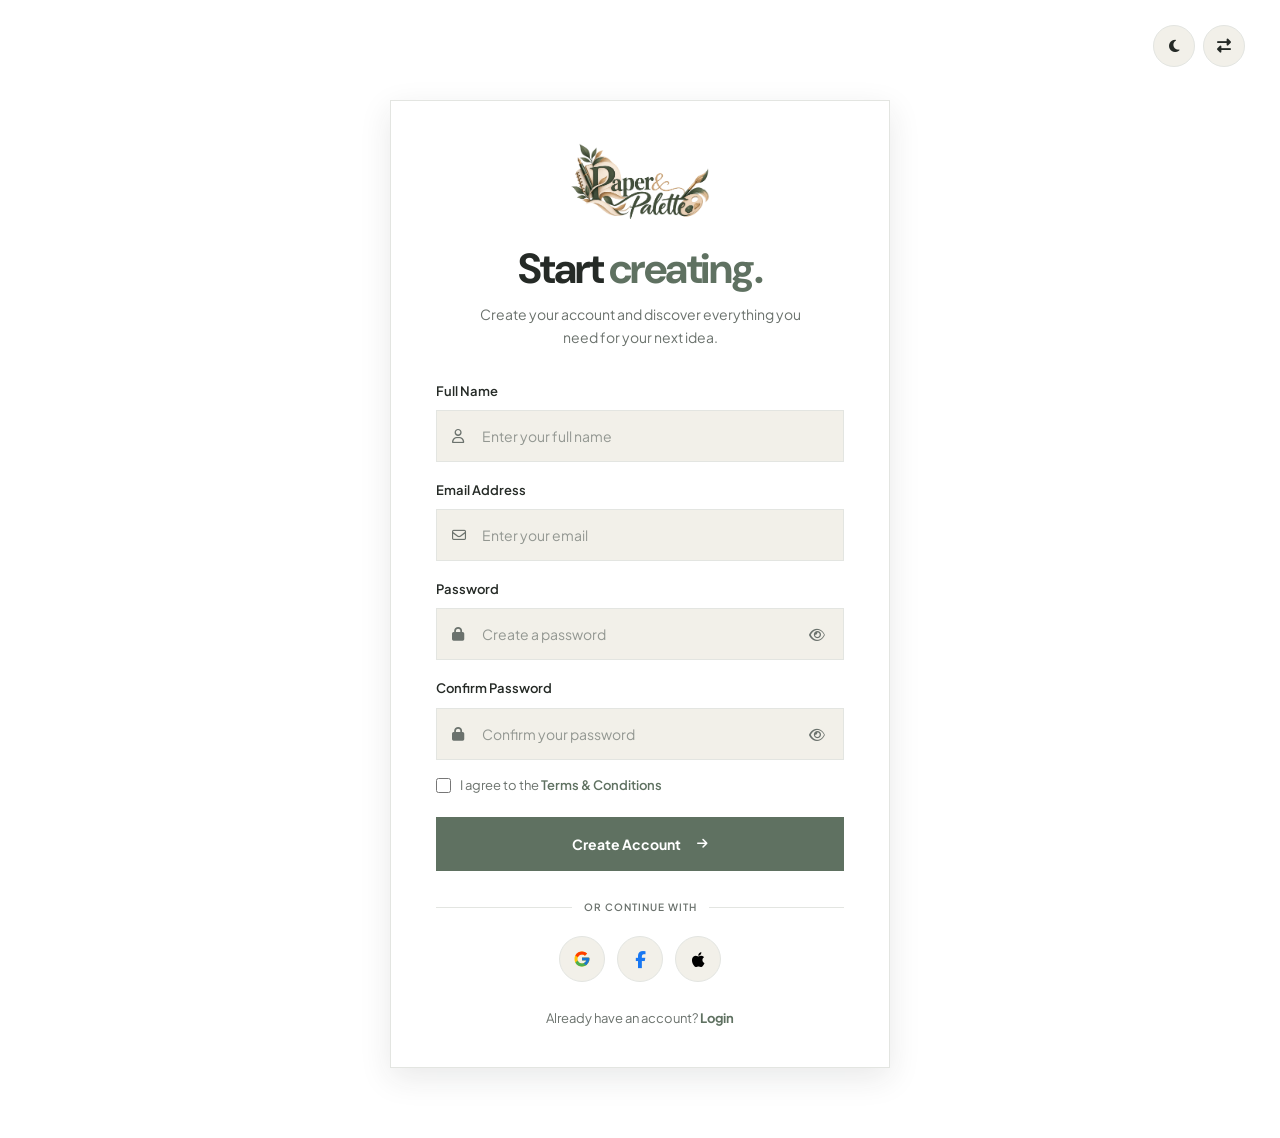
<file: register.html>
<!DOCTYPE html>
<html lang="en">

<head>
    <meta charset="UTF-8">
    <meta name="viewport" content="width=device-width, initial-scale=1.0">

    <title>Paper & Palette</title>

    <!-- SEO -->
    <meta name="description"
        content="Paper & Palette - Shop premium stationery, notebooks, sketchbooks, art supplies, painting materials, and craft kits.">
    <meta name="keywords"
        content="stationery, art supplies, notebooks, sketchbooks, painting supplies, craft kits, school supplies">
    <meta name="author" content="Paper & Palette">

    <!-- Favicon -->
    <link rel="icon" href="images/logo.png" type="image/png">

    <!-- Google Fonts -->
    <link rel="preconnect" href="https://fonts.googleapis.com">
    <link rel="preconnect" href="https://fonts.gstatic.com" crossorigin>

    <link
        href="https://fonts.googleapis.com/css2?family=DM+Sans:wght@400;500;600;700&family=Plus+Jakarta+Sans:wght@400;500;600;700&display=swap"
        rel="stylesheet">

    <!-- Font Awesome -->
    <link rel="stylesheet" href="https://cdnjs.cloudflare.com/ajax/libs/font-awesome/6.5.2/css/all.min.css">

    <!-- Main CSS -->
    <link rel="stylesheet" href="css/style.css">
</head>


<body class="auth-page">

    <script>
        (function () {
            try {
                if (localStorage.getItem("paperPaletteTheme") === "dark") {
                    document.body.classList.add("dark-mode");
                }
                document.body.classList.add("js-anim-ready");
            } catch (error) {}
        })();
    </script>


    <!-- =====================================================
         AUTH TOP ACTIONS
    ====================================================== -->

    <div class="auth-topbar">

        <div class="auth-actions">

            <!-- Dark Mode -->

            <button type="button" class="auth-toggle-btn" id="themeToggle" aria-label="Toggle Dark Mode"
                title="Dark Mode">

                <i class="fa-solid fa-moon"></i>

            </button>


            <!-- RTL -->

            <button type="button" class="auth-toggle-btn" id="rtlToggle" aria-label="Toggle RTL Mode" title="RTL Mode">

                <i class="fa-solid fa-right-left"></i>

            </button>

        </div>

    </div>



    <!-- =====================================================
         REGISTER MAIN
    ====================================================== -->

    <main class="auth-main">

        <div class="auth-card register-card">


            <!-- Logo -->

            <a href="index.html" class="auth-card-logo">

                <img src="images/logo.png" class="auth-card-logo-default" alt="Paper & Palette">

                <img src="images/logo-dark.png" class="auth-card-logo-light" alt="Paper & Palette">

            </a>

            <!-- Heading -->

            <div class="auth-heading">

                <h1>
                    Start <em>creating.</em>
                </h1>

                <p>
                    Create your account and discover
                    everything you need for your next idea.
                </p>

            </div>



            <!-- Register Form -->

            <form class="auth-form" action="#" method="post">


                <!-- Full Name -->

                <div class="auth-field">

                    <label for="registerName">
                        Full Name
                    </label>

                    <div class="auth-input-wrap">

                        <i class="fa-regular fa-user"></i>

                        <input type="text" id="registerName" name="name" placeholder="Enter your full name"
                            autocomplete="name" required>

                    </div>

                </div>


                <!-- Email -->

                <div class="auth-field">

                    <label for="registerEmail">
                        Email Address
                    </label>

                    <div class="auth-input-wrap">

                        <i class="fa-regular fa-envelope"></i>

                        <input type="email" id="registerEmail" name="email" placeholder="Enter your email"
                            autocomplete="email" required>

                    </div>

                </div>


                <!-- Password -->

                <div class="auth-field">

                    <label for="registerPassword">
                        Password
                    </label>

                    <div class="auth-input-wrap">

                        <i class="fa-solid fa-lock"></i>

                        <input type="password" id="registerPassword" name="password" placeholder="Create a password"
                            autocomplete="new-password" required>

                        <button type="button" class="password-toggle" aria-label="Show password">

                            <i class="fa-regular fa-eye"></i>

                        </button>

                    </div>

                </div>


                <!-- Confirm Password -->

                <div class="auth-field">

                    <label for="confirmPassword">
                        Confirm Password
                    </label>

                    <div class="auth-input-wrap">

                        <i class="fa-solid fa-lock"></i>

                        <input type="password" id="confirmPassword" name="confirm_password"
                            placeholder="Confirm your password" autocomplete="new-password" required>

                        <button type="button" class="password-toggle" aria-label="Show password">

                            <i class="fa-regular fa-eye"></i>

                        </button>

                    </div>

                </div>


                <!-- Terms -->

                <div class="auth-register-terms">

                    <label>

                        <input type="checkbox" name="terms" required>

                        <span>
                            I agree to the
                            <a href="#">
                                Terms &amp; Conditions
                            </a>
                        </span>

                    </label>

                </div>


                <!-- Create Account -->

                <button type="submit" class="auth-submit-btn">

                    <span>
                        Create Account
                    </span>

                    <i class="fa-solid fa-arrow-right"></i>

                </button>

            </form>



            <!-- Divider -->

            <div class="auth-divider">

                <span></span>

                <small>
                    OR CONTINUE WITH
                </small>

                <span></span>

            </div>



            <!-- Social Login -->

            <div class="auth-socials">

                <!-- Google -->

                <a href="#" class="auth-social-google" aria-label="Continue with Google">

                    <img src="images/google-logo.svg" alt="Google">

                </a>


                <!-- Facebook -->

                <a href="#" class="auth-social-facebook" aria-label="Continue with Facebook">

                    <i class="fa-brands fa-facebook-f"></i>

                </a>


                <!-- Apple -->

                <a href="#" class="auth-social-apple" aria-label="Continue with Apple">

                    <i class="fa-brands fa-apple"></i>

                </a>

            </div>



            <!-- Login -->

            <p class="auth-register">

                Already have an account?

                <a href="login.html">
                    Login
                </a>

            </p>

        </div>

    </main>


    <script src="js/main.js"></script>

</body>

</html>
</file>
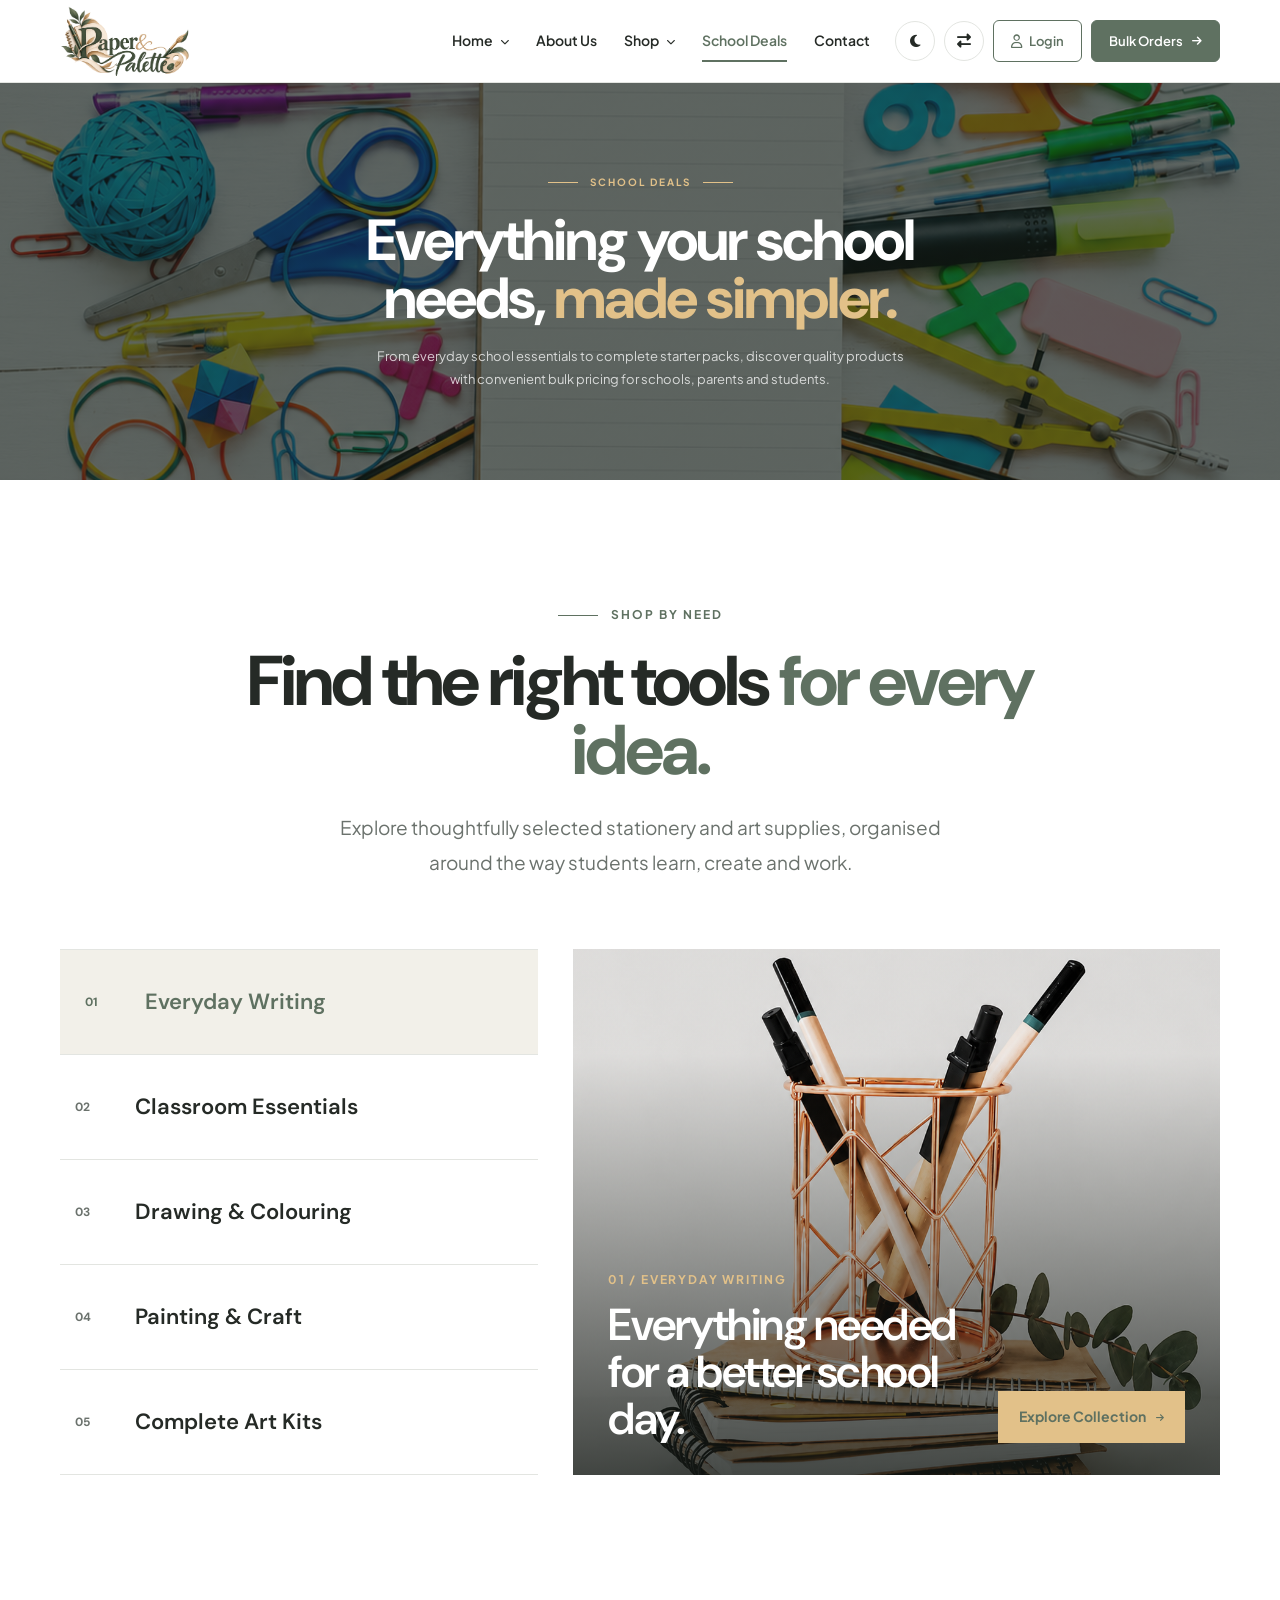
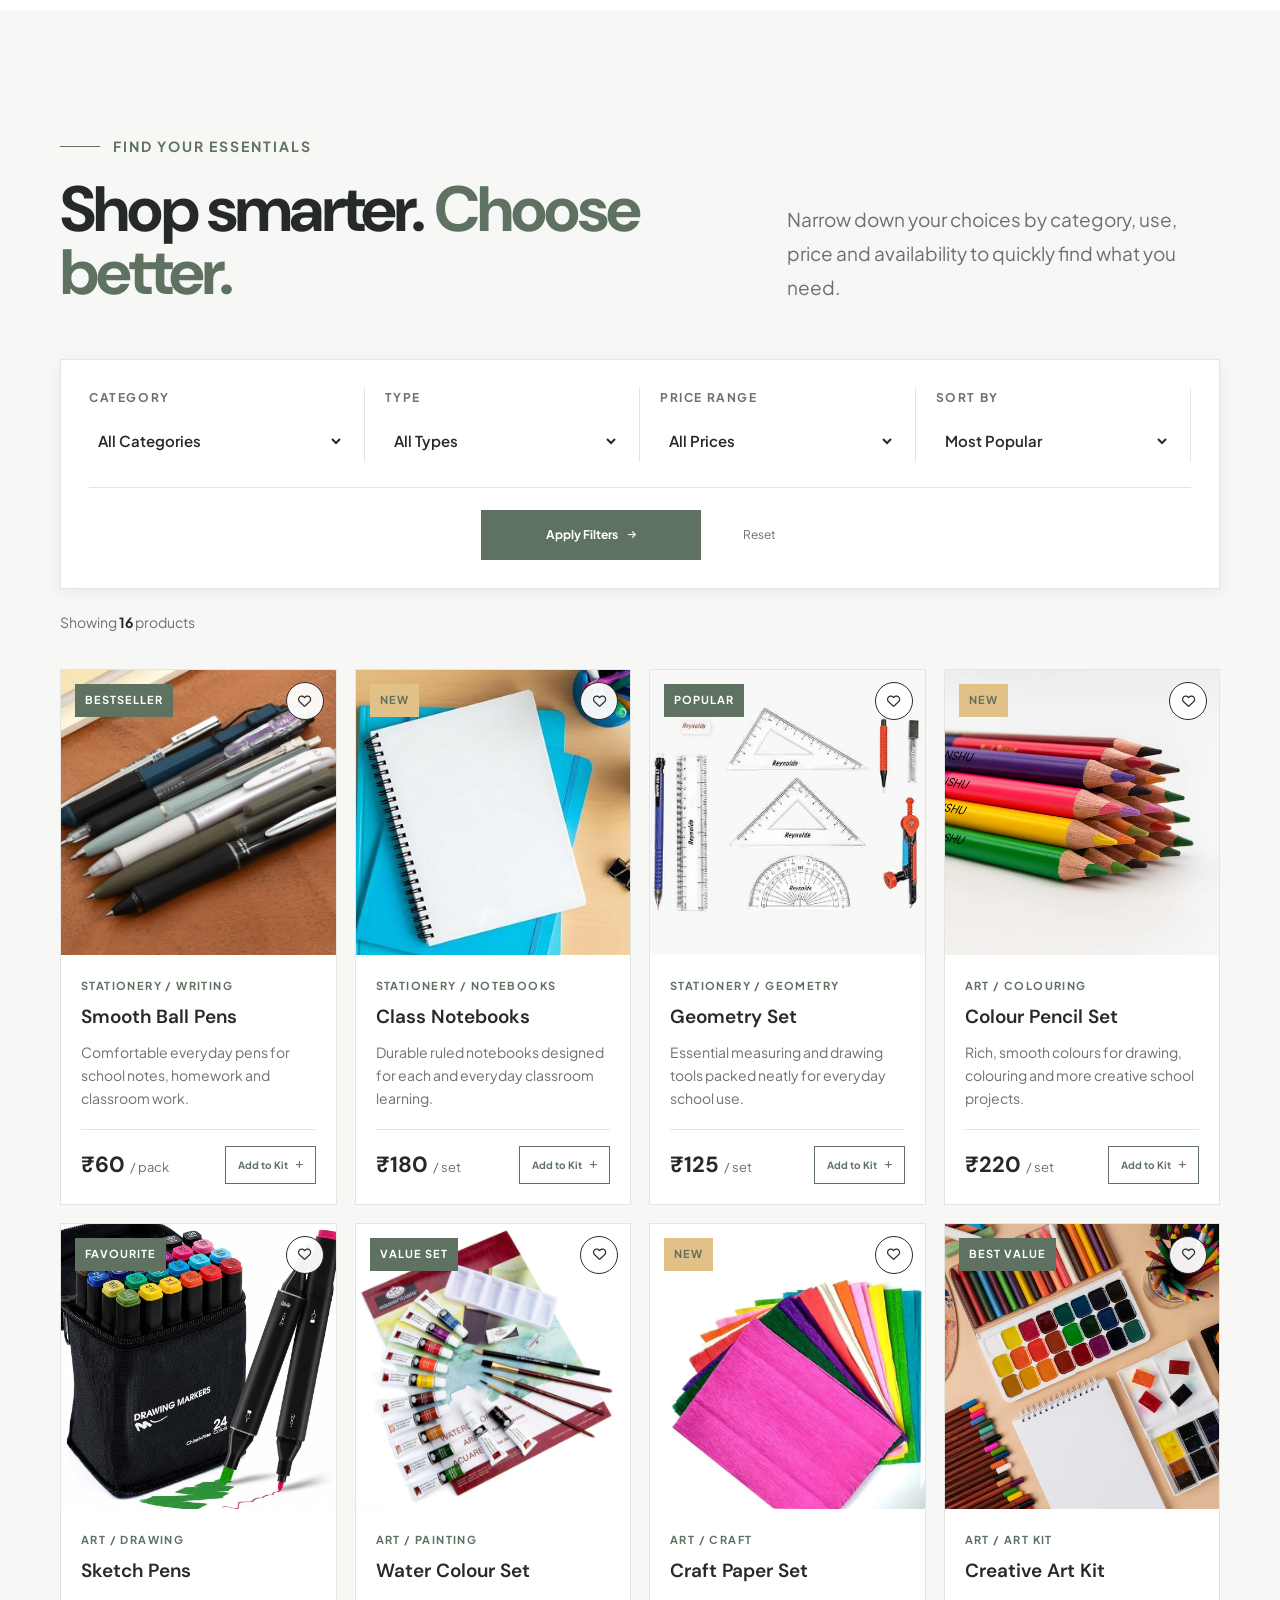
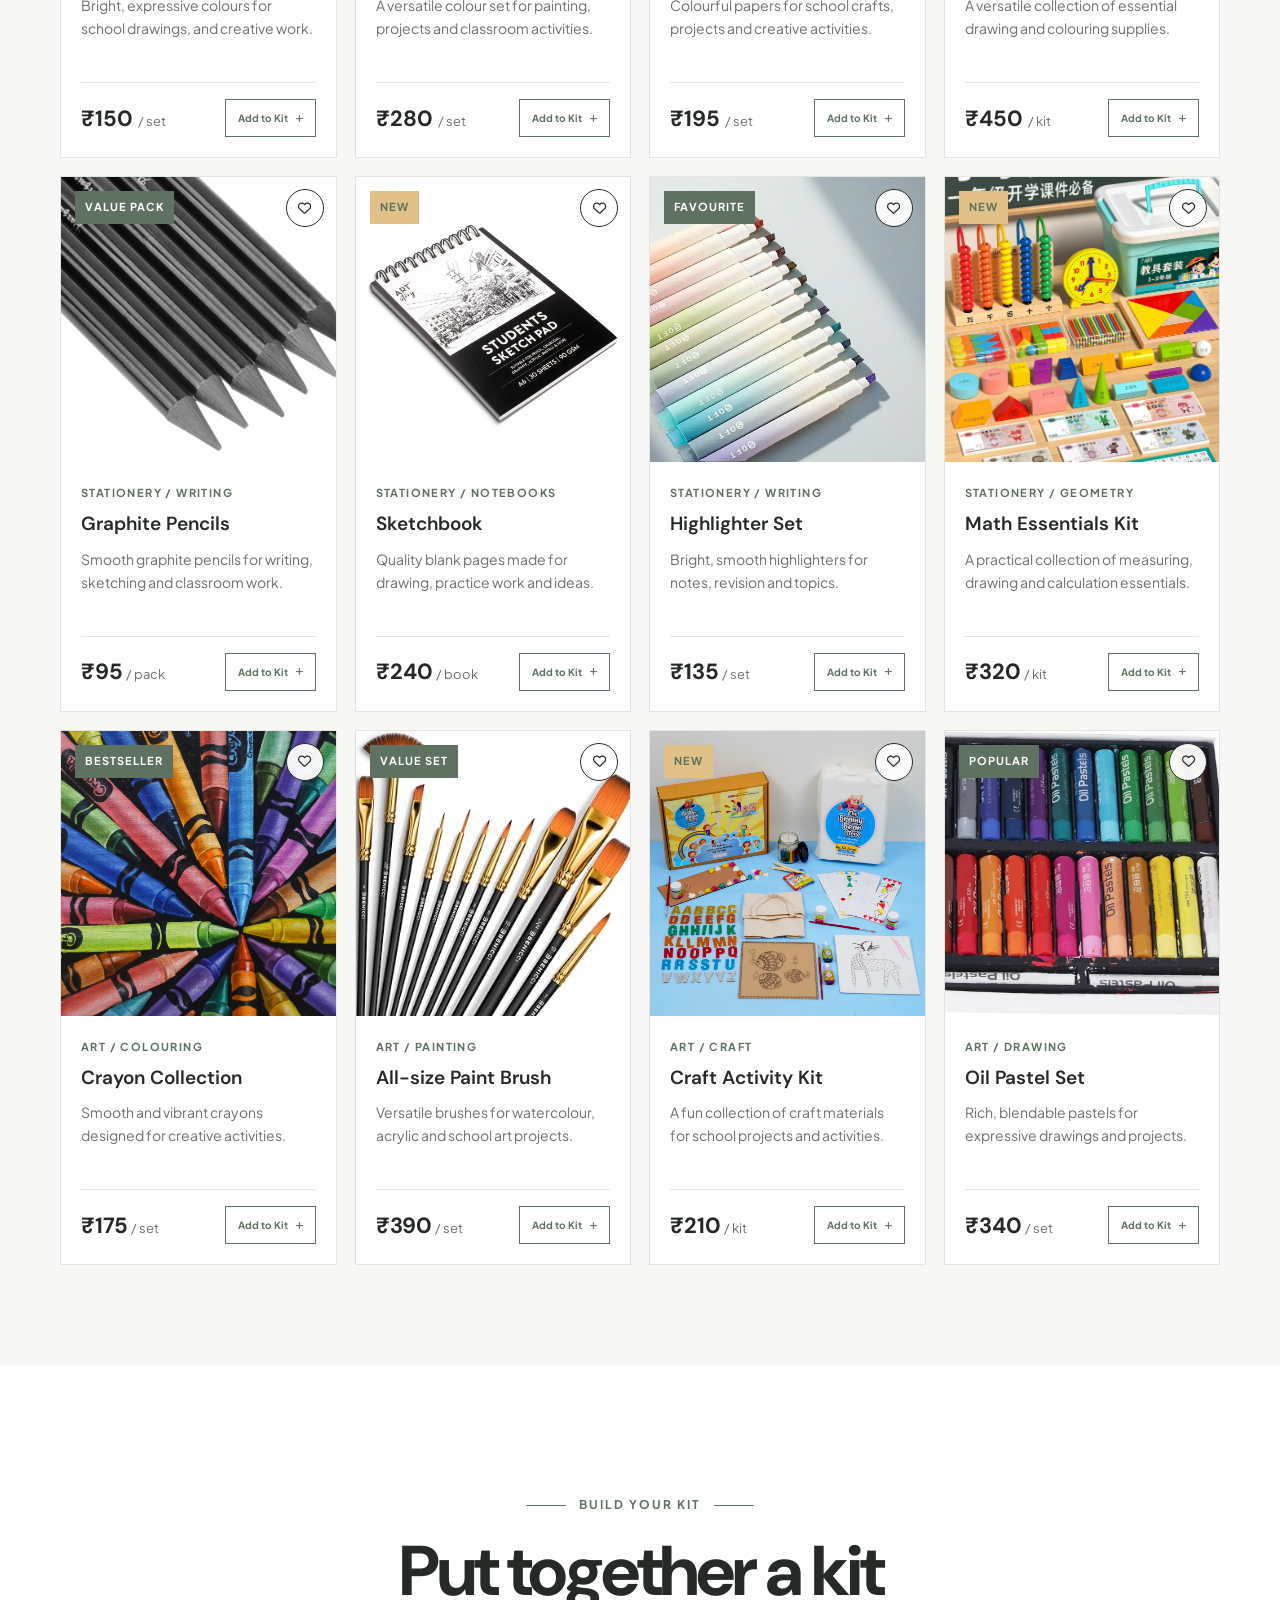
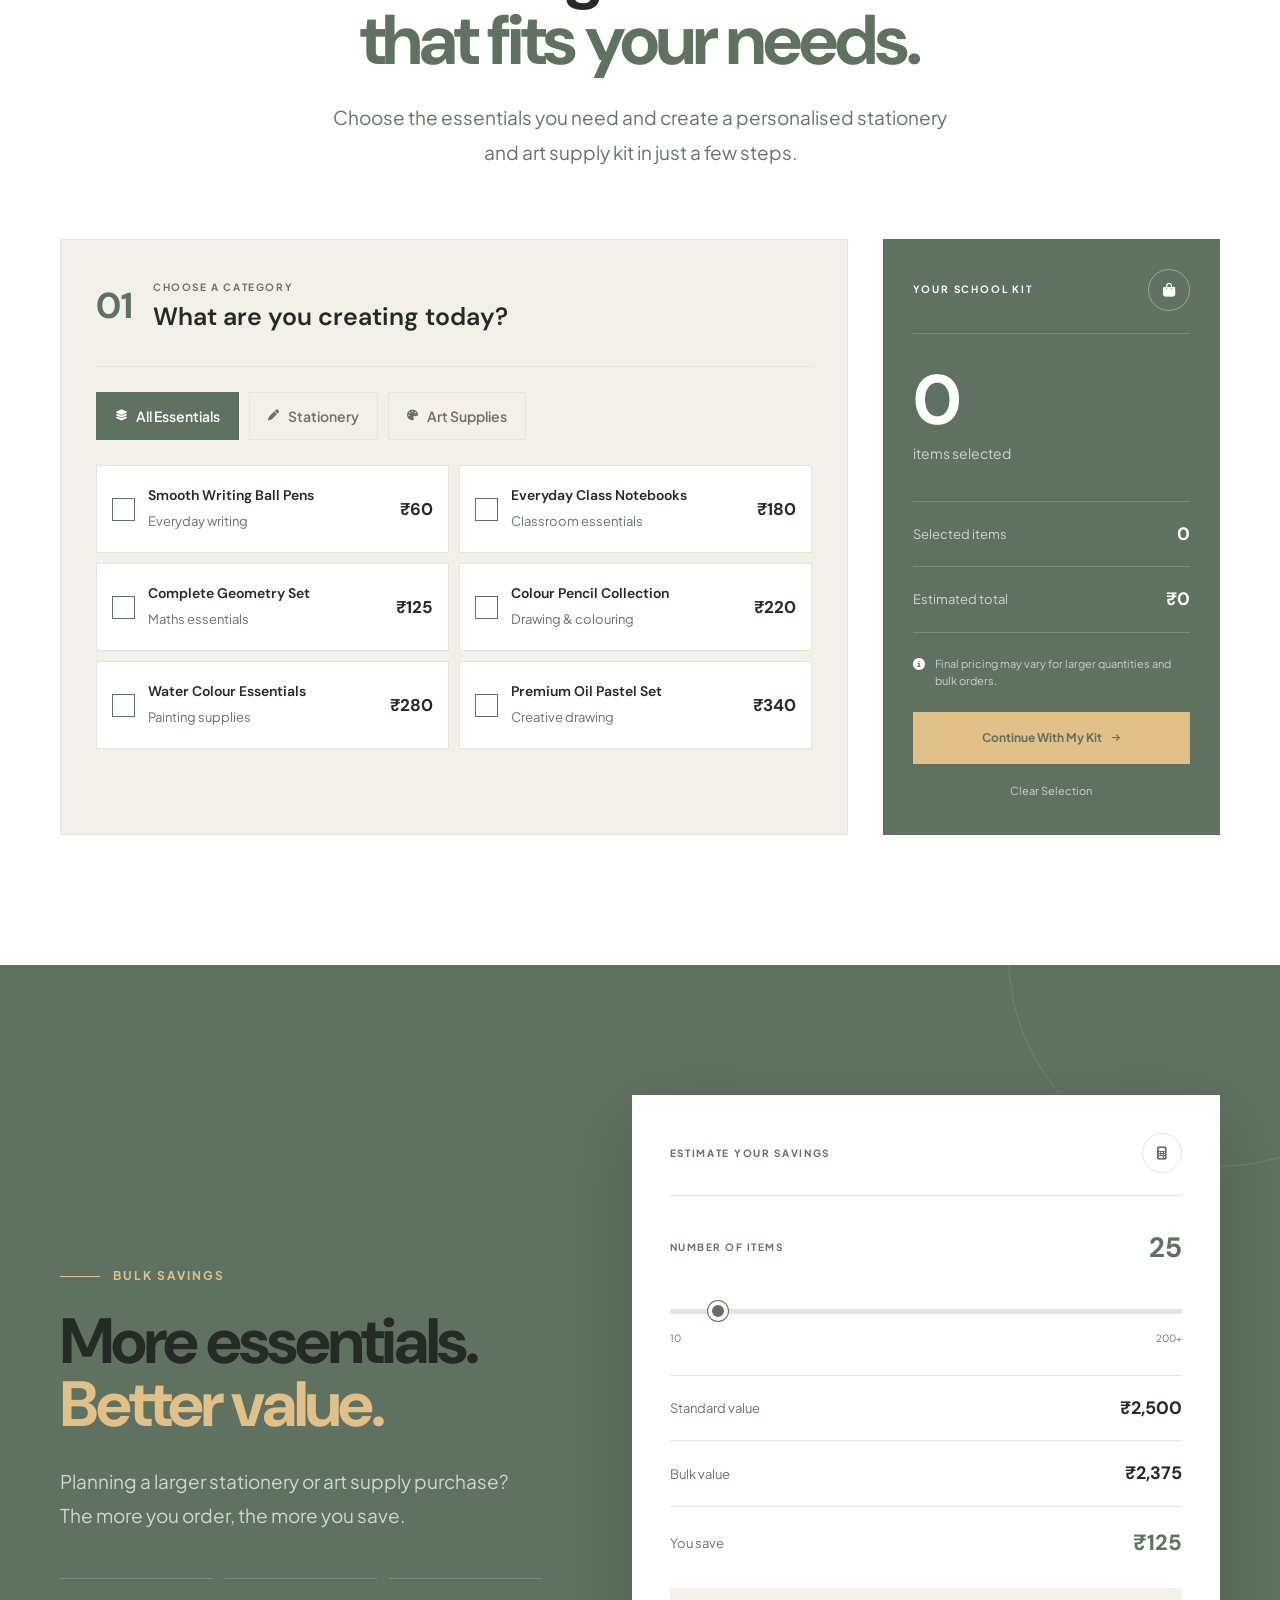
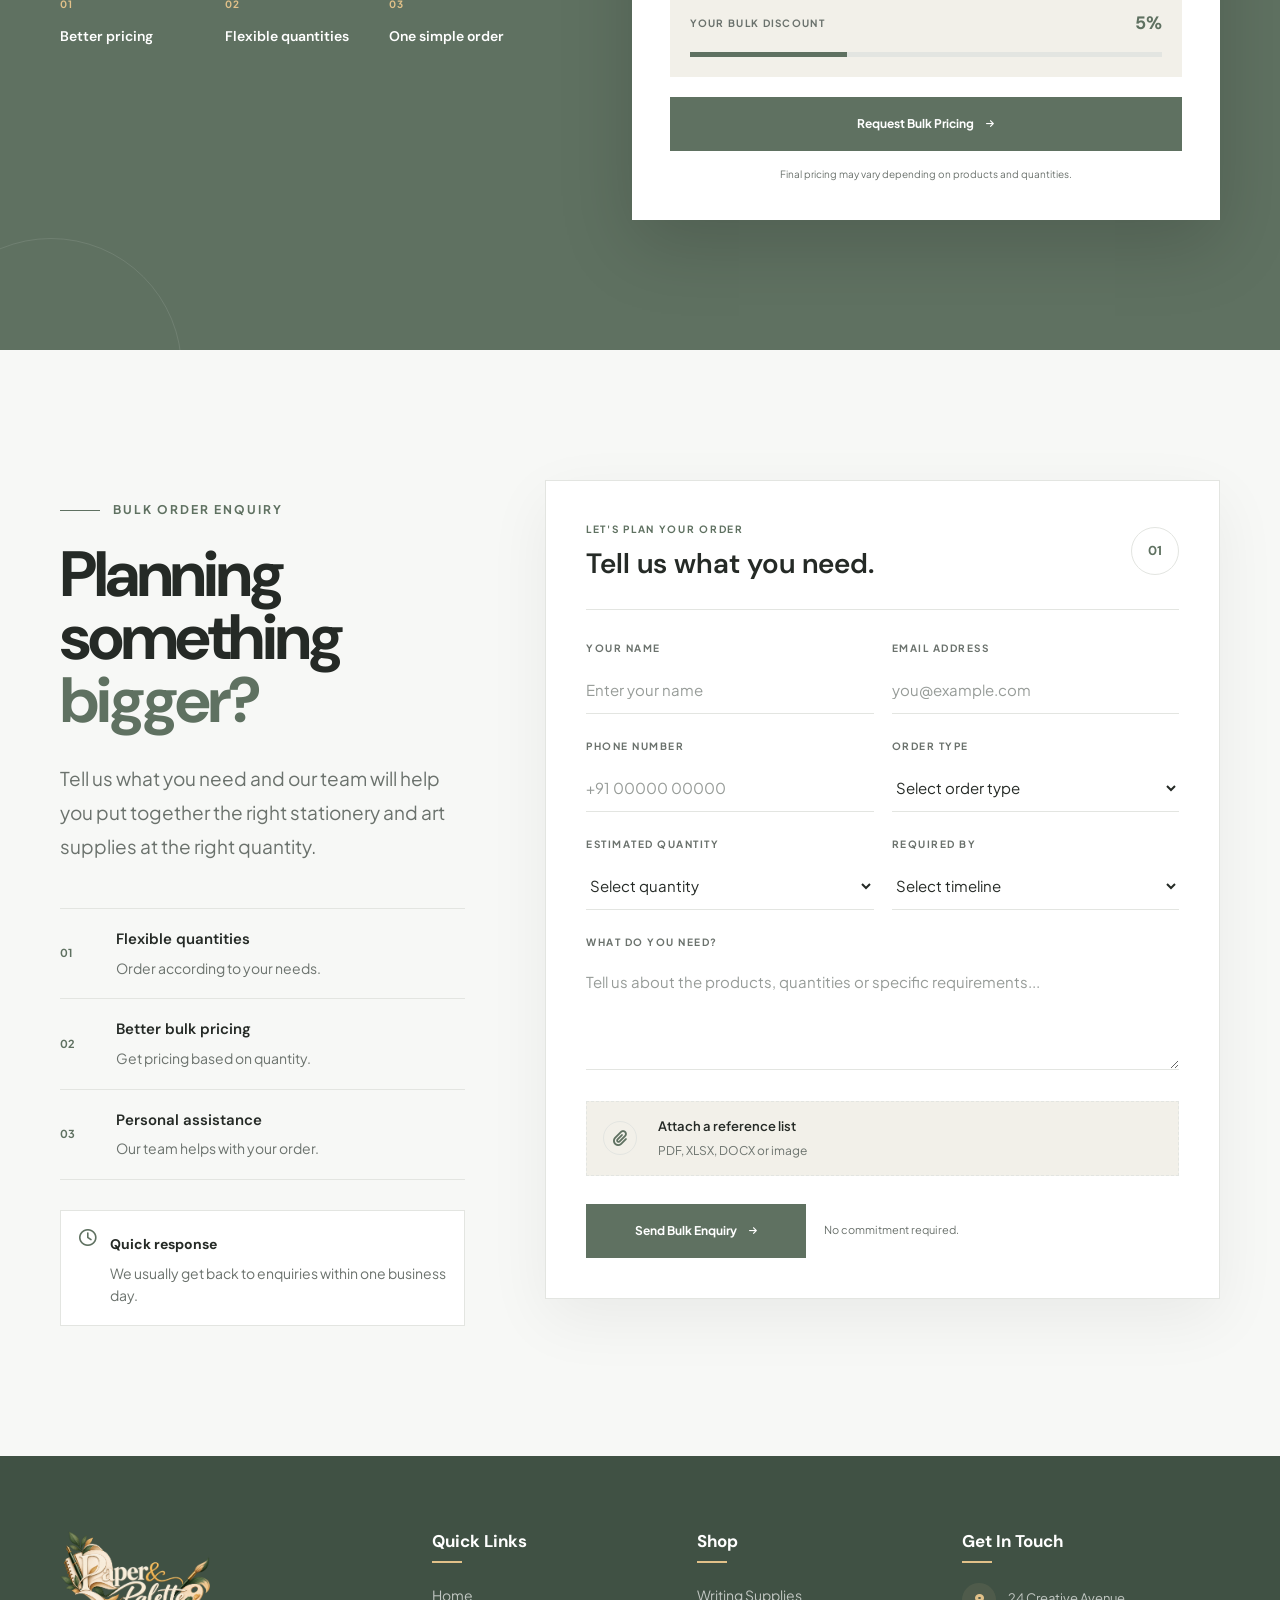
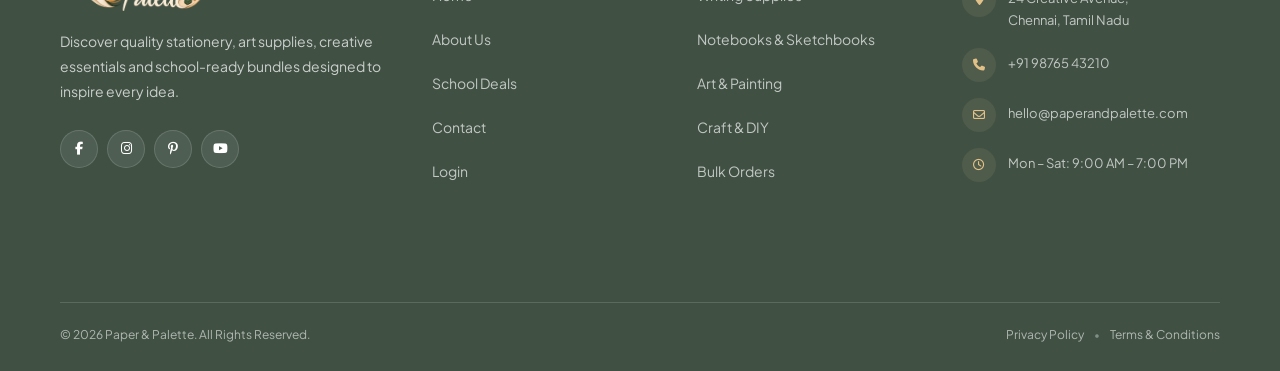
<file: school-deals.html>
<!DOCTYPE html>
<html lang="en">

<head>
    <meta charset="UTF-8">
    <meta name="viewport" content="width=device-width, initial-scale=1.0">

    <title>Paper & Palette</title>

    <!-- SEO -->
    <meta name="description"
        content="Paper & Palette - Shop premium stationery, notebooks, sketchbooks, art supplies, painting materials, and craft kits.">
    <meta name="keywords"
        content="stationery, art supplies, notebooks, sketchbooks, painting supplies, craft kits, school supplies">
    <meta name="author" content="Paper & Palette">

    <!-- Favicon -->
    <link rel="icon" href="images/logo.png" type="image/png">

    <!-- Google Fonts -->
    <link rel="preconnect" href="https://fonts.googleapis.com">
    <link rel="preconnect" href="https://fonts.gstatic.com" crossorigin>

    <link
        href="https://fonts.googleapis.com/css2?family=DM+Sans:wght@400;500;600;700&family=Plus+Jakarta+Sans:wght@400;500;600;700&display=swap"
        rel="stylesheet">

    <!-- Font Awesome -->
    <link rel="stylesheet" href="https://cdnjs.cloudflare.com/ajax/libs/font-awesome/6.5.2/css/all.min.css">

    <!-- Main CSS -->
    <link rel="stylesheet" href="css/style.css">
</head>

<body>

    <script>
        (function () {
            try {
                if (localStorage.getItem("paperPaletteTheme") === "dark") {
                    document.body.classList.add("dark-mode");
                }
                document.body.classList.add("js-anim-ready");
            } catch (error) { }
        })();
    </script>


    <!-- =====================================================
         HEADER
    ====================================================== -->

    <header class="site-header">

        <div class="container">

            <div class="navbar">


                <!-- =================================================
                     LOGO
                ================================================== -->

                <a href="index.html" class="site-logo" aria-label="Paper & Palette Home">

                    <img src="images/logo.png" class="logo-default" alt="Paper & Palette">

                    <img src="images/logo-dark.png" class="logo-light" alt="Paper & Palette">


                </a>


                <!-- =================================================
                     MAIN NAVIGATION
                ================================================== -->

                <nav class="main-nav" id="mainNav" aria-label="Main Navigation">

                    <ul class="nav-list">


                        <!-- =========================
                             HOME
                        ========================== -->

                        <li class="nav-item has-dropdown">

                            <a href="#" class="nav-link dropdown-trigger">

                                <span>Home</span>

                                <i class="fa-solid fa-chevron-down dropdown-icon"></i>

                            </a>


                            <ul class="nav-dropdown">

                                <li>
                                    <a href="index.html">
                                        Home 1
                                    </a>
                                </li>

                                <li>
                                    <a href="home-2.html">
                                        Home 2
                                    </a>
                                </li>

                            </ul>

                        </li>


                        <!-- =========================
                             ABOUT US
                        ========================== -->

                        <li class="nav-item">

                            <a href="about.html" class="nav-link">

                                About Us

                            </a>

                        </li>


                        <!-- =========================
                             SHOP
                        ========================== -->

                        <li class="nav-item has-dropdown">

                            <a href="#" class="nav-link dropdown-trigger">

                                <span>Shop</span>

                                <i class="fa-solid fa-chevron-down dropdown-icon"></i>

                            </a>


                            <ul class="nav-dropdown shop-dropdown">


                                <!-- Writing Supplies -->

                                <li>
                                    <a href="writing-supplies.html">

                                        Writing Supplies

                                    </a>
                                </li>


                                <!-- Notebooks -->

                                <li>
                                    <a href="notebooks-sketchbooks.html">

                                        Notebooks &amp; Sketchbooks

                                    </a>
                                </li>


                                <!-- Art & Painting -->

                                <li>
                                    <a href="art-painting.html">

                                        Art &amp; Painting

                                    </a>
                                </li>


                                <!-- Craft & DIY -->

                                <li>
                                    <a href="craft-diy.html">

                                        Craft &amp; DIY

                                    </a>
                                </li>


                            </ul>

                        </li>


                        <!-- =========================
                             SCHOOL DEALS
                        ========================== -->

                        <li class="nav-item">

                            <a href="school-deals.html" class="nav-link active">

                                School Deals

                            </a>

                        </li>


                        <!-- =========================
                             CONTACT
                        ========================== -->

                        <li class="nav-item">

                            <a href="contact.html" class="nav-link">

                                Contact

                            </a>

                        </li>

                    </ul>


                    <!-- =================================================
                         MOBILE MENU ACTIONS
                         These appear only inside hamburger menu
                    ================================================== -->

                    <div class="mobile-menu-actions">


                        <!-- =========================
                             DARK MODE
                        ========================== -->

                        <button type="button" class="mobile-action-btn" id="mobileThemeToggle">

                            <span>

                                <i class="fa-solid fa-moon action-icon"></i>

                            </span>

                            <i class="fa-solid fa-chevron-right action-arrow"></i>

                        </button>


                        <!-- =========================
                             RTL MODE
                        ========================== -->

                        <button type="button" class="mobile-action-btn" id="mobileRtlToggle">

                            <span>
                                <i class="fa-solid fa-right-left action-icon"></i>
                            </span>

                        </button>


                        <!-- =========================
                             LOGIN
                        ========================== -->

                        <a href="login.html" class="mobile-login-btn">

                            <span>

                                <i class="fa-regular fa-user action-icon"></i>

                                <span>Login</span>

                            </span>

                            <i class="fa-solid fa-arrow-right action-arrow"></i>

                        </a>


                        <!-- =========================
                             BULK ORDERS
                        ========================== -->

                        <a href="bulk-orders.html" class="mobile-bulk-btn">

                            <span>
                                Bulk Orders
                            </span>

                            <i class="fa-solid fa-arrow-right"></i>

                        </a>


                    </div>

                </nav>


                <!-- =================================================
                     HEADER ACTIONS
                     Desktop only
                ================================================== -->

                <div class="navbar-actions">


                    <!-- Desktop Actions -->

                    <div class="desktop-actions">


                        <!-- Dark Mode -->

                        <button type="button" class="nav-icon-btn" id="themeToggle" aria-label="Toggle Dark Mode"
                            title="Dark Mode">

                            <i class="fa-solid fa-moon"></i>

                        </button>


                        <!-- RTL -->

                        <button type="button" class="nav-icon-btn" id="rtlToggle" aria-label="Toggle RTL Mode"
                            title="RTL Mode">

                            <i class="fa-solid fa-right-left"></i>

                        </button>


                        <!-- Login -->

                        <a href="login.html" class="login-btn">

                            <i class="fa-regular fa-user"></i>

                            <span>
                                Login
                            </span>

                        </a>


                        <!-- Bulk Orders -->

                        <a href="bulk-orders.html" class="bulk-orders-btn">

                            <span>
                                Bulk Orders
                            </span>

                            <i class="fa-solid fa-arrow-right"></i>

                        </a>

                    </div>


                    <!-- =================================================
                         MOBILE MENU TOGGLE
                    ================================================== -->

                    <button type="button" class="menu-toggle" id="menuToggle" aria-label="Open Menu"
                        aria-expanded="false">

                        <span></span>
                        <span></span>
                        <span></span>

                    </button>

                </div>

            </div>

        </div>

    </header>


    <main>


        <!-- =====================================================
     INNER PAGE HERO
====================================================== -->

        <section class="inner-page-hero deals-page-hero">

            <div class="container">

                <div class="inner-page-hero-content">

                    <div class="inner-page-hero-label">

                        <span></span>

                        SCHOOL DEALS

                        <span></span>

                    </div>

                    <h1>
                        Everything your
                        school needs,

                        <em>made simpler.</em>
                    </h1>

                    <p>
                        From everyday school essentials to complete starter
                        packs, discover quality products with convenient
                        bulk pricing for schools, parents and students.
                    </p>

                </div>

            </div>

        </section>


        <!-- =====================================================
     SCHOOL DEALS - SHOP BY NEED
====================================================== -->

        <section class="school-needs-section">

            <div class="container">

                <!-- Section Heading -->

                <div class="school-needs-heading">

                    <div class="school-needs-label">

                        <span></span>

                        SHOP BY NEED

                    </div>

                    <h2>
                        Find the right tools
                        <em>for every idea.</em>
                    </h2>

                    <p>
                        Explore thoughtfully selected stationery and
                        art supplies, organised around the way students
                        learn, create and work.
                    </p>

                </div>


                <!-- Interactive Navigation -->

                <div class="school-needs-layout">


                    <!-- Category Navigation -->

                    <div class="school-needs-nav">


                        <button type="button" class="school-need-item active">

                            <span class="school-need-number">
                                01
                            </span>

                            <span class="school-need-name">
                                Everyday Writing
                            </span>

                            <i class="fa-solid fa-arrow-up-right"></i>

                        </button>


                        <button type="button" class="school-need-item">

                            <span class="school-need-number">
                                02
                            </span>

                            <span class="school-need-name">
                                Classroom Essentials
                            </span>

                            <i class="fa-solid fa-arrow-up-right"></i>

                        </button>


                        <button type="button" class="school-need-item">

                            <span class="school-need-number">
                                03
                            </span>

                            <span class="school-need-name">
                                Drawing &amp; Colouring
                            </span>

                            <i class="fa-solid fa-arrow-up-right"></i>

                        </button>


                        <button type="button" class="school-need-item">

                            <span class="school-need-number">
                                04
                            </span>

                            <span class="school-need-name">
                                Painting &amp; Craft
                            </span>

                            <i class="fa-solid fa-arrow-up-right"></i>

                        </button>


                        <button type="button" class="school-need-item">

                            <span class="school-need-number">
                                05
                            </span>

                            <span class="school-need-name">
                                Complete Art Kits
                            </span>

                            <i class="fa-solid fa-arrow-up-right"></i>

                        </button>


                    </div>


                    <!-- Featured Visual -->

                    <div class="school-needs-feature">

                        <div class="school-needs-image">

                            <img src="images/school-writing.jpg" alt="School stationery and writing supplies">

                        </div>


                        <div class="school-needs-feature-content">

                            <div>

                                <span>
                                    01 / EVERYDAY WRITING
                                </span>

                                <h3>
                                    Everything needed
                                    for a better school day.
                                </h3>

                            </div>


                            <a href="shop.html">

                                Explore Collection

                                <i class="fa-solid fa-arrow-right"></i>

                            </a>

                        </div>

                    </div>


                </div>

            </div>

        </section>



        <!-- =====================================================
     SCHOOL DEALS - SMART PRODUCT FILTER
====================================================== -->

        <section class="school-filter-section">

            <div class="container">

                <div class="school-filter-head">

                    <div>

                        <div class="school-filter-label">

                            <span></span>

                            FIND YOUR ESSENTIALS

                        </div>

                        <h2>
                            Shop smarter.
                            <em>Choose better.</em>
                        </h2>

                    </div>

                    <p>
                        Narrow down your choices by category, use,
                        price and availability to quickly find what
                        you need.
                    </p>

                </div>


                <!-- Filter Panel -->

                <div class="school-filter-panel">

                    <!-- Category -->

                    <div class="school-filter-field">

                        <label for="schoolCategory">
                            CATEGORY
                        </label>

                        <select id="schoolCategory">

                            <option value="all">
                                All Categories
                            </option>

                            <option value="stationery">
                                Stationery
                            </option>

                            <option value="art">
                                Art Supplies
                            </option>

                        </select>

                    </div>


                    <!-- Type -->

                    <div class="school-filter-field">

                        <label for="schoolType">
                            TYPE
                        </label>

                        <select id="schoolType">

                            <option value="all">
                                All Types
                            </option>

                            <option value="writing">
                                Writing
                            </option>

                            <option value="notebooks">
                                Notebooks
                            </option>

                            <option value="geometry">
                                Geometry
                            </option>

                            <option value="drawing">
                                Drawing
                            </option>

                            <option value="colouring">
                                Colouring
                            </option>

                            <option value="painting">
                                Painting
                            </option>

                            <option value="craft">
                                Craft
                            </option>

                        </select>

                    </div>


                    <!-- Price -->

                    <div class="school-filter-field">

                        <label for="schoolPrice">
                            PRICE RANGE
                        </label>

                        <select id="schoolPrice">

                            <option value="all">
                                All Prices
                            </option>

                            <option value="under-100">
                                Under ₹100
                            </option>

                            <option value="100-250">
                                ₹100 – ₹250
                            </option>

                            <option value="250-500">
                                ₹250 – ₹500
                            </option>

                            <option value="above-500">
                                Above ₹500
                            </option>

                        </select>

                    </div>


                    <!-- Sort -->

                    <div class="school-filter-field">

                        <label for="schoolSort">
                            SORT BY
                        </label>

                        <select id="schoolSort">

                            <option value="popular">
                                Most Popular
                            </option>

                            <option value="new">
                                New Arrivals
                            </option>

                            <option value="low">
                                Price: Low to High
                            </option>

                            <option value="high">
                                Price: High to Low
                            </option>

                        </select>

                    </div>


                    <!-- Actions -->

                    <div class="school-filter-actions">

                        <button type="button" class="school-filter-apply">

                            Apply Filters

                            <i class="fa-solid fa-arrow-right"></i>

                        </button>

                        <button type="button" class="school-filter-reset">

                            Reset

                        </button>

                    </div>

                </div>


                <!-- Active Filters -->

                <div class="school-active-filters">

                    <span class="school-result-count">
                        Showing <strong>24</strong> products
                    </span>

                    <div class="school-filter-tags">

                        <button type="button">
                            Stationery
                            <i class="fa-solid fa-xmark"></i>
                        </button>

                        <button type="button">
                            Clear all
                        </button>

                    </div>

                </div>

                <!-- =====================================================
     SCHOOL DEALS - FILTERED PRODUCT CATALOGUE
====================================================== -->

                <div class="school-filter-products">

                    <!-- Product 01 -->

                    <article class="school-filter-product" data-category="stationery" data-type="writing"
                        data-price="60" data-popular="98" data-new="false">

                        <div class="school-product-image">

                            <span class="school-product-badge">
                                BESTSELLER
                            </span>

                            <button type="button" class="school-product-wishlist" aria-label="Add to wishlist">

                                <i class="fa-regular fa-heart"></i>

                            </button>

                            <img src="images/p1.jpg" alt="Smooth writing ball pen">

                        </div>

                        <div class="school-product-content">

                            <span class="school-product-category">
                                STATIONERY / WRITING
                            </span>

                            <h3>
                                Smooth Ball Pens
                            </h3>

                            <p>
                                Comfortable everyday pens for school
                                notes, homework and classroom work.
                            </p>

                            <div class="school-product-bottom">

                                <div>

                                    <strong>
                                        ₹60
                                    </strong>

                                    <span>
                                        / pack
                                    </span>

                                </div>

                                <button type="button" class="school-product-add">

                                    Add to Kit

                                    <i class="fa-solid fa-plus"></i>

                                </button>

                            </div>

                        </div>

                    </article>


                    <!-- Product 02 -->

                    <article class="school-filter-product" data-category="stationery" data-type="notebooks"
                        data-price="180" data-popular="94" data-new="true">

                        <div class="school-product-image">

                            <span class="school-product-badge school-product-new">
                                NEW
                            </span>

                            <button type="button" class="school-product-wishlist" aria-label="Add to wishlist">

                                <i class="fa-regular fa-heart"></i>

                            </button>

                            <img src="images/p2.jpg" alt="School notebooks">

                        </div>

                        <div class="school-product-content">

                            <span class="school-product-category">
                                STATIONERY / NOTEBOOKS
                            </span>

                            <h3>
                                Class Notebooks
                            </h3>

                            <p>
                                Durable ruled notebooks designed for each and
                                everyday classroom learning.
                            </p>

                            <div class="school-product-bottom">

                                <div>

                                    <strong>
                                        ₹180
                                    </strong>

                                    <span>
                                        / set
                                    </span>

                                </div>

                                <button type="button" class="school-product-add">

                                    Add to Kit

                                    <i class="fa-solid fa-plus"></i>

                                </button>

                            </div>

                        </div>

                    </article>


                    <!-- Product 03 -->

                    <article class="school-filter-product" data-category="stationery" data-type="geometry"
                        data-price="125" data-popular="89" data-new="false">

                        <div class="school-product-image">

                            <span class="school-product-badge">
                                POPULAR
                            </span>

                            <button type="button" class="school-product-wishlist" aria-label="Add to wishlist">

                                <i class="fa-regular fa-heart"></i>

                            </button>

                            <img src="images/p3.jpg" alt="Geometry stationery set">

                        </div>

                        <div class="school-product-content">

                            <span class="school-product-category">
                                STATIONERY / GEOMETRY
                            </span>

                            <h3>
                                Geometry Set
                            </h3>

                            <p>
                                Essential measuring and drawing tools
                                packed neatly for everyday school use.
                            </p>

                            <div class="school-product-bottom">

                                <div>

                                    <strong>
                                        ₹125
                                    </strong>

                                    <span>
                                        / set
                                    </span>

                                </div>

                                <button type="button" class="school-product-add">

                                    Add to Kit

                                    <i class="fa-solid fa-plus"></i>

                                </button>

                            </div>

                        </div>

                    </article>


                    <!-- Product 04 -->

                    <article class="school-filter-product" data-category="art" data-type="colouring" data-price="220"
                        data-popular="96" data-new="true">

                        <div class="school-product-image">

                            <span class="school-product-badge school-product-new">
                                NEW
                            </span>

                            <button type="button" class="school-product-wishlist" aria-label="Add to wishlist">

                                <i class="fa-regular fa-heart"></i>

                            </button>

                            <img src="images/p4.jpg" alt="Colour pencils">

                        </div>

                        <div class="school-product-content">

                            <span class="school-product-category">
                                ART / COLOURING
                            </span>

                            <h3>
                                Colour Pencil Set
                            </h3>

                            <p>
                                Rich, smooth colours for drawing,
                                colouring and more creative school projects.
                            </p>

                            <div class="school-product-bottom">

                                <div>

                                    <strong>
                                        ₹220
                                    </strong>

                                    <span>
                                        / set
                                    </span>

                                </div>

                                <button type="button" class="school-product-add">

                                    Add to Kit

                                    <i class="fa-solid fa-plus"></i>

                                </button>

                            </div>

                        </div>

                    </article>


                    <!-- Product 05 -->

                    <article class="school-filter-product" data-category="art" data-type="drawing" data-price="150"
                        data-popular="91" data-new="false">

                        <div class="school-product-image">

                            <span class="school-product-badge">
                                FAVOURITE
                            </span>

                            <button type="button" class="school-product-wishlist" aria-label="Add to wishlist">

                                <i class="fa-regular fa-heart"></i>

                            </button>

                            <img src="images/p5.jpg" alt="Sketch pens">

                        </div>

                        <div class="school-product-content">

                            <span class="school-product-category">
                                ART / DRAWING
                            </span>

                            <h3>
                                Sketch Pens
                            </h3>

                            <p>
                                Bright, expressive colours for school
                                drawings, and creative work.
                            </p>

                            <div class="school-product-bottom">

                                <div>

                                    <strong>
                                        ₹150
                                    </strong>

                                    <span>
                                        / set
                                    </span>

                                </div>

                                <button type="button" class="school-product-add">

                                    Add to Kit

                                    <i class="fa-solid fa-plus"></i>

                                </button>

                            </div>

                        </div>

                    </article>


                    <!-- Product 06 -->

                    <article class="school-filter-product" data-category="art" data-type="painting" data-price="280"
                        data-popular="87" data-new="false">

                        <div class="school-product-image">

                            <span class="school-product-badge">
                                VALUE SET
                            </span>

                            <button type="button" class="school-product-wishlist" aria-label="Add to wishlist">

                                <i class="fa-regular fa-heart"></i>

                            </button>

                            <img src="images/p6.jpg" alt="Water colour set">

                        </div>

                        <div class="school-product-content">

                            <span class="school-product-category">
                                ART / PAINTING
                            </span>

                            <h3>
                                Water Colour Set
                            </h3>

                            <p>
                                A versatile colour set for painting,
                                projects and classroom activities.
                            </p>

                            <div class="school-product-bottom">

                                <div>

                                    <strong>
                                        ₹280
                                    </strong>

                                    <span>
                                        / set
                                    </span>

                                </div>

                                <button type="button" class="school-product-add">

                                    Add to Kit

                                    <i class="fa-solid fa-plus"></i>

                                </button>

                            </div>

                        </div>

                    </article>


                    <!-- Product 07 -->

                    <article class="school-filter-product" data-category="art" data-type="craft" data-price="195"
                        data-popular="83" data-new="true">

                        <div class="school-product-image">

                            <span class="school-product-badge school-product-new">
                                NEW
                            </span>

                            <button type="button" class="school-product-wishlist" aria-label="Add to wishlist">

                                <i class="fa-regular fa-heart"></i>

                            </button>

                            <img src="images/p7.jpg" alt="Craft paper collection">

                        </div>

                        <div class="school-product-content">

                            <span class="school-product-category">
                                ART / CRAFT
                            </span>

                            <h3>
                                Craft Paper Set
                            </h3>

                            <p>
                                Colourful papers for school crafts,
                                projects and creative activities.
                            </p>

                            <div class="school-product-bottom">

                                <div>

                                    <strong>
                                        ₹195
                                    </strong>

                                    <span>
                                        / set
                                    </span>

                                </div>

                                <button type="button" class="school-product-add">

                                    Add to Kit

                                    <i class="fa-solid fa-plus"></i>

                                </button>

                            </div>

                        </div>

                    </article>


                    <!-- Product 08 -->

                    <article class="school-filter-product" data-category="art" data-type="drawing" data-price="450"
                        data-popular="99" data-new="false">

                        <div class="school-product-image">

                            <span class="school-product-badge">
                                BEST VALUE
                            </span>

                            <button type="button" class="school-product-wishlist" aria-label="Add to wishlist">

                                <i class="fa-regular fa-heart"></i>

                            </button>

                            <img src="images/p8.jpg" alt="Complete school art kit">

                        </div>

                        <div class="school-product-content">

                            <span class="school-product-category">
                                ART / ART KIT
                            </span>

                            <h3>
                                Creative Art Kit
                            </h3>

                            <p>
                                A versatile collection of essential
                                drawing and colouring supplies.
                            </p>

                            <div class="school-product-bottom">

                                <div>

                                    <strong>
                                        ₹450
                                    </strong>

                                    <span>
                                        / kit
                                    </span>

                                </div>

                                <button type="button" class="school-product-add">

                                    Add to Kit

                                    <i class="fa-solid fa-plus"></i>

                                </button>

                            </div>

                        </div>

                    </article>

                    <!-- Product 09 -->

                    <article class="school-filter-product" data-category="stationery" data-type="writing"
                        data-price="95" data-popular="86" data-new="false">

                        <div class="school-product-image">

                            <span class="school-product-badge">
                                VALUE PACK
                            </span>

                            <button type="button" class="school-product-wishlist" aria-label="Add to wishlist">

                                <i class="fa-regular fa-heart"></i>

                            </button>

                            <img src="images/p9.jpg" alt="Graphite pencils">

                        </div>

                        <div class="school-product-content">

                            <span class="school-product-category">
                                STATIONERY / WRITING
                            </span>

                            <h3>
                                Graphite Pencils
                            </h3>

                            <p>
                                Smooth graphite pencils for writing,
                                sketching and classroom work.
                            </p>

                            <div class="school-product-bottom">

                                <div>
                                    <strong>₹95</strong>
                                    <span>/ pack</span>
                                </div>

                                <button type="button" class="school-product-add">

                                    Add to Kit
                                    <i class="fa-solid fa-plus"></i>

                                </button>

                            </div>

                        </div>

                    </article>


                    <!-- Product 10 -->

                    <article class="school-filter-product" data-category="stationery" data-type="notebooks"
                        data-price="240" data-popular="90" data-new="true">

                        <div class="school-product-image">

                            <span class="school-product-badge school-product-new">
                                NEW
                            </span>

                            <button type="button" class="school-product-wishlist" aria-label="Add to wishlist">

                                <i class="fa-regular fa-heart"></i>

                            </button>

                            <img src="images/p10.jpg" alt="Student sketchbook">

                        </div>

                        <div class="school-product-content">

                            <span class="school-product-category">
                                STATIONERY / NOTEBOOKS
                            </span>

                            <h3>
                                Sketchbook
                            </h3>

                            <p>
                                Quality blank pages made for drawing,
                                practice work and ideas.
                            </p>

                            <div class="school-product-bottom">

                                <div>
                                    <strong>₹240</strong>
                                    <span>/ book</span>
                                </div>

                                <button type="button" class="school-product-add">

                                    Add to Kit
                                    <i class="fa-solid fa-plus"></i>

                                </button>

                            </div>

                        </div>

                    </article>


                    <!-- Product 11 -->

                    <article class="school-filter-product" data-category="stationery" data-type="writing"
                        data-price="135" data-popular="88" data-new="false">

                        <div class="school-product-image">

                            <span class="school-product-badge">
                                FAVOURITE
                            </span>

                            <button type="button" class="school-product-wishlist" aria-label="Add to wishlist">

                                <i class="fa-regular fa-heart"></i>

                            </button>

                            <img src="images/p11.jpg" alt="Highlighter set">

                        </div>

                        <div class="school-product-content">

                            <span class="school-product-category">
                                STATIONERY / WRITING
                            </span>

                            <h3>
                                Highlighter Set
                            </h3>

                            <p>
                                Bright, smooth highlighters for notes,
                                revision and topics.
                            </p>

                            <div class="school-product-bottom">

                                <div>
                                    <strong>₹135</strong>
                                    <span>/ set</span>
                                </div>

                                <button type="button" class="school-product-add">

                                    Add to Kit
                                    <i class="fa-solid fa-plus"></i>

                                </button>

                            </div>

                        </div>

                    </article>


                    <!-- Product 12 -->

                    <article class="school-filter-product" data-category="stationery" data-type="geometry"
                        data-price="320" data-popular="82" data-new="true">

                        <div class="school-product-image">

                            <span class="school-product-badge school-product-new">
                                NEW
                            </span>

                            <button type="button" class="school-product-wishlist" aria-label="Add to wishlist">

                                <i class="fa-regular fa-heart"></i>

                            </button>

                            <img src="images/p12.jpg" alt="Mathematics stationery kit">

                        </div>

                        <div class="school-product-content">

                            <span class="school-product-category">
                                STATIONERY / GEOMETRY
                            </span>

                            <h3>
                                Math Essentials Kit
                            </h3>

                            <p>
                                A practical collection of measuring,
                                drawing and calculation essentials.
                            </p>

                            <div class="school-product-bottom">

                                <div>
                                    <strong>₹320</strong>
                                    <span>/ kit</span>
                                </div>

                                <button type="button" class="school-product-add">

                                    Add to Kit
                                    <i class="fa-solid fa-plus"></i>

                                </button>

                            </div>

                        </div>

                    </article>


                    <!-- Product 13 -->

                    <article class="school-filter-product" data-category="art" data-type="colouring" data-price="175"
                        data-popular="93" data-new="false">

                        <div class="school-product-image">

                            <span class="school-product-badge">
                                BESTSELLER
                            </span>

                            <button type="button" class="school-product-wishlist" aria-label="Add to wishlist">

                                <i class="fa-regular fa-heart"></i>

                            </button>

                            <img src="images/p13.jpg" alt="Colour crayons">

                        </div>

                        <div class="school-product-content">

                            <span class="school-product-category">
                                ART / COLOURING
                            </span>

                            <h3>
                                Crayon Collection
                            </h3>

                            <p>
                                Smooth and vibrant crayons designed
                                for creative activities.
                            </p>

                            <div class="school-product-bottom">

                                <div>
                                    <strong>₹175</strong>
                                    <span>/ set</span>
                                </div>

                                <button type="button" class="school-product-add">

                                    Add to Kit
                                    <i class="fa-solid fa-plus"></i>

                                </button>

                            </div>

                        </div>

                    </article>


                    <!-- Product 14 -->

                    <article class="school-filter-product" data-category="art" data-type="painting" data-price="390"
                        data-popular="85" data-new="false">

                        <div class="school-product-image">

                            <span class="school-product-badge">
                                VALUE SET
                            </span>

                            <button type="button" class="school-product-wishlist" aria-label="Add to wishlist">

                                <i class="fa-regular fa-heart"></i>

                            </button>

                            <img src="images/p14.jpg" alt="Paint brush set">

                        </div>

                        <div class="school-product-content">

                            <span class="school-product-category">
                                ART / PAINTING
                            </span>

                            <h3>
                                All-size Paint Brush
                            </h3>

                            <p>
                                Versatile brushes for watercolour,
                                acrylic and school art projects.
                            </p>

                            <div class="school-product-bottom">

                                <div>
                                    <strong>₹390</strong>
                                    <span>/ set</span>
                                </div>

                                <button type="button" class="school-product-add">

                                    Add to Kit
                                    <i class="fa-solid fa-plus"></i>

                                </button>

                            </div>

                        </div>

                    </article>


                    <!-- Product 15 -->

                    <article class="school-filter-product" data-category="art" data-type="craft" data-price="210"
                        data-popular="80" data-new="true">

                        <div class="school-product-image">

                            <span class="school-product-badge school-product-new">
                                NEW
                            </span>

                            <button type="button" class="school-product-wishlist" aria-label="Add to wishlist">

                                <i class="fa-regular fa-heart"></i>

                            </button>

                            <img src="images/p15.jpg" alt="Kids craft kit">

                        </div>

                        <div class="school-product-content">

                            <span class="school-product-category">
                                ART / CRAFT
                            </span>

                            <h3>
                                Craft Activity Kit
                            </h3>

                            <p>
                                A fun collection of craft materials for
                                school projects and activities.
                            </p>

                            <div class="school-product-bottom">

                                <div>
                                    <strong>₹210</strong>
                                    <span>/ kit</span>
                                </div>

                                <button type="button" class="school-product-add">

                                    Add to Kit
                                    <i class="fa-solid fa-plus"></i>

                                </button>

                            </div>

                        </div>

                    </article>


                    <!-- Product 16 -->

                    <article class="school-filter-product" data-category="art" data-type="drawing" data-price="340"
                        data-popular="95" data-new="false">

                        <div class="school-product-image">

                            <span class="school-product-badge">
                                POPULAR
                            </span>

                            <button type="button" class="school-product-wishlist" aria-label="Add to wishlist">

                                <i class="fa-regular fa-heart"></i>

                            </button>

                            <img src="images/p16.jpg" alt="Oil pastel set">

                        </div>

                        <div class="school-product-content">

                            <span class="school-product-category">
                                ART / DRAWING
                            </span>

                            <h3>
                                Oil Pastel Set
                            </h3>

                            <p>
                                Rich, blendable pastels for expressive
                                drawings and projects.
                            </p>

                            <div class="school-product-bottom">

                                <div>
                                    <strong>₹340</strong>
                                    <span>/ set</span>
                                </div>

                                <button type="button" class="school-product-add">

                                    Add to Kit
                                    <i class="fa-solid fa-plus"></i>

                                </button>

                            </div>

                        </div>

                    </article>

                </div>


                <!-- No Results -->

                <div class="school-filter-empty">

                    <i class="fa-regular fa-face-frown"></i>

                    <h3>
                        No products found
                    </h3>

                    <p>
                        Try changing your filters to discover more
                        stationery and art supplies.
                    </p>

                    <button type="button">
                        Reset Filters
                    </button>

                </div>

            </div>

        </section>


        <!-- =====================================================
     SCHOOL DEALS - BUILD YOUR SCHOOL KIT
====================================================== -->

        <section class="school-kit-section">

            <div class="container">

                <!-- Heading -->

                <div class="school-kit-heading">

                    <div class="school-kit-label">

                        <span></span>

                        BUILD YOUR KIT

                        <span></span>

                    </div>

                    <h2>
                        Put together a kit
                        <em>that fits your needs.</em>
                    </h2>

                    <p>
                        Choose the essentials you need and create
                        a personalised stationery and art supply kit
                        in just a few steps.
                    </p>

                </div>


                <!-- Kit Builder -->

                <div class="school-kit-builder">


                    <!-- Left Side -->

                    <div class="school-kit-selection">

                        <div class="school-kit-step">

                            <span class="school-kit-step-number">
                                01
                            </span>

                            <div>

                                <span class="school-kit-step-label">
                                    CHOOSE A CATEGORY
                                </span>

                                <h3>
                                    What are you creating today?
                                </h3>

                            </div>

                        </div>


                        <div class="school-kit-categories">

                            <button type="button" class="school-kit-category active" data-kit-category="all">

                                <i class="fa-solid fa-layer-group"></i>

                                <span>
                                    All Essentials
                                </span>

                            </button>


                            <button type="button" class="school-kit-category" data-kit-category="stationery">

                                <i class="fa-solid fa-pen"></i>

                                <span>
                                    Stationery
                                </span>

                            </button>


                            <button type="button" class="school-kit-category" data-kit-category="art">

                                <i class="fa-solid fa-palette"></i>

                                <span>
                                    Art Supplies
                                </span>

                            </button>

                        </div>


                        <!-- Kit Products -->

                        <div class="school-kit-products">


                            <label class="school-kit-product" data-kit-product data-kit-category="stationery"
                                data-kit-price="60">

                                <input type="checkbox" value="Smooth Writing Ball Pens">

                                <span class="school-kit-check">
                                    <i class="fa-solid fa-check"></i>
                                </span>

                                <span class="school-kit-product-info">

                                    <strong>
                                        Smooth Writing Ball Pens
                                    </strong>

                                    <small>
                                        Everyday writing
                                    </small>

                                </span>

                                <strong class="school-kit-price">
                                    ₹60
                                </strong>

                            </label>


                            <label class="school-kit-product" data-kit-product data-kit-category="stationery"
                                data-kit-price="180">

                                <input type="checkbox" value="Everyday Class Notebooks">

                                <span class="school-kit-check">
                                    <i class="fa-solid fa-check"></i>
                                </span>

                                <span class="school-kit-product-info">

                                    <strong>
                                        Everyday Class Notebooks
                                    </strong>

                                    <small>
                                        Classroom essentials
                                    </small>

                                </span>

                                <strong class="school-kit-price">
                                    ₹180
                                </strong>

                            </label>


                            <label class="school-kit-product" data-kit-product data-kit-category="stationery"
                                data-kit-price="125">

                                <input type="checkbox" value="Complete Geometry Set">

                                <span class="school-kit-check">
                                    <i class="fa-solid fa-check"></i>
                                </span>

                                <span class="school-kit-product-info">

                                    <strong>
                                        Complete Geometry Set
                                    </strong>

                                    <small>
                                        Maths essentials
                                    </small>

                                </span>

                                <strong class="school-kit-price">
                                    ₹125
                                </strong>

                            </label>


                            <label class="school-kit-product" data-kit-product data-kit-category="art"
                                data-kit-price="220">

                                <input type="checkbox" value="Colour Pencil Collection">

                                <span class="school-kit-check">
                                    <i class="fa-solid fa-check"></i>
                                </span>

                                <span class="school-kit-product-info">

                                    <strong>
                                        Colour Pencil Collection
                                    </strong>

                                    <small>
                                        Drawing & colouring
                                    </small>

                                </span>

                                <strong class="school-kit-price">
                                    ₹220
                                </strong>

                            </label>


                            <label class="school-kit-product" data-kit-product data-kit-category="art"
                                data-kit-price="280">

                                <input type="checkbox" value="Water Colour Essentials">

                                <span class="school-kit-check">
                                    <i class="fa-solid fa-check"></i>
                                </span>

                                <span class="school-kit-product-info">

                                    <strong>
                                        Water Colour Essentials
                                    </strong>

                                    <small>
                                        Painting supplies
                                    </small>

                                </span>

                                <strong class="school-kit-price">
                                    ₹280
                                </strong>

                            </label>


                            <label class="school-kit-product" data-kit-product data-kit-category="art"
                                data-kit-price="340">

                                <input type="checkbox" value="Premium Oil Pastel Set">

                                <span class="school-kit-check">
                                    <i class="fa-solid fa-check"></i>
                                </span>

                                <span class="school-kit-product-info">

                                    <strong>
                                        Premium Oil Pastel Set
                                    </strong>

                                    <small>
                                        Creative drawing
                                    </small>

                                </span>

                                <strong class="school-kit-price">
                                    ₹340
                                </strong>

                            </label>

                        </div>

                    </div>


                    <!-- Right Summary -->

                    <aside class="school-kit-summary">

                        <div class="school-kit-summary-top">

                            <span>
                                YOUR SCHOOL KIT
                            </span>

                            <div class="school-kit-summary-icon">

                                <i class="fa-solid fa-bag-shopping"></i>

                            </div>

                        </div>


                        <div class="school-kit-summary-main">

                            <strong class="school-kit-count">
                                0
                            </strong>

                            <span>
                                items selected
                            </span>

                        </div>


                        <div class="school-kit-summary-list">

                            <div>

                                <span>
                                    Selected items
                                </span>

                                <strong class="school-kit-selected-count">
                                    0
                                </strong>

                            </div>

                            <div>

                                <span>
                                    Estimated total
                                </span>

                                <strong class="school-kit-total">
                                    ₹0
                                </strong>

                            </div>

                        </div>


                        <div class="school-kit-summary-note">

                            <i class="fa-solid fa-circle-info"></i>

                            <p>
                                Final pricing may vary for larger
                                quantities and bulk orders.
                            </p>

                        </div>


                        <button type="button" class="school-kit-continue">

                            Continue With My Kit

                            <i class="fa-solid fa-arrow-right"></i>

                        </button>


                        <button type="button" class="school-kit-clear">

                            Clear Selection

                        </button>

                    </aside>

                </div>

            </div>

        </section>


        <!-- =====================================================
     SCHOOL DEALS - BULK SAVINGS
====================================================== -->

        <section class="school-bulk-section">

            <div class="container">

                <div class="school-bulk-layout">

                    <!-- Left Content -->

                    <div class="school-bulk-content">

                        <div class="school-bulk-label">

                            <span></span>

                            BULK SAVINGS

                        </div>

                        <h2>
                            More essentials.
                            <em>Better value.</em>
                        </h2>

                        <p>
                            Planning a larger stationery or art
                            supply purchase? The more you order,
                            the more you save.
                        </p>

                        <div class="school-bulk-points">

                            <div>

                                <span>
                                    01
                                </span>

                                <strong>
                                    Better pricing
                                </strong>

                            </div>

                            <div>

                                <span>
                                    02
                                </span>

                                <strong>
                                    Flexible quantities
                                </strong>

                            </div>

                            <div>

                                <span>
                                    03
                                </span>

                                <strong>
                                    One simple order
                                </strong>

                            </div>

                        </div>

                    </div>


                    <!-- Savings Calculator -->

                    <div class="school-bulk-calculator">

                        <div class="school-bulk-calculator-head">

                            <span>
                                ESTIMATE YOUR SAVINGS
                            </span>

                            <i class="fa-solid fa-calculator"></i>

                        </div>


                        <!-- Quantity -->

                        <div class="school-bulk-quantity">

                            <div class="school-bulk-quantity-head">

                                <span>
                                    NUMBER OF ITEMS
                                </span>

                                <strong class="school-bulk-quantity-value">
                                    25
                                </strong>

                            </div>


                            <input type="range" id="schoolBulkRange" min="10" max="200" step="5" value="25"
                                class="school-bulk-range">

                            <div class="school-bulk-range-labels">

                                <span>
                                    10
                                </span>

                                <span>
                                    200+
                                </span>

                            </div>

                        </div>


                        <!-- Pricing -->

                        <div class="school-bulk-pricing">

                            <div>

                                <span>
                                    Standard value
                                </span>

                                <strong class="school-bulk-standard">
                                    ₹2,500
                                </strong>

                            </div>


                            <div>

                                <span>
                                    Bulk value
                                </span>

                                <strong class="school-bulk-discounted">
                                    ₹2,375
                                </strong>

                            </div>


                            <div class="school-bulk-saving-row">

                                <span>
                                    You save
                                </span>

                                <strong class="school-bulk-saving">
                                    ₹125
                                </strong>

                            </div>

                        </div>


                        <!-- Discount -->

                        <div class="school-bulk-discount">

                            <div>

                                <span>
                                    YOUR BULK DISCOUNT
                                </span>

                                <strong class="school-bulk-percent">
                                    5%
                                </strong>

                            </div>

                            <div class="school-bulk-progress">

                                <span class="school-bulk-progress-fill">
                                </span>

                            </div>

                        </div>


                        <a href="contact.html" class="school-bulk-button">

                            Request Bulk Pricing

                            <i class="fa-solid fa-arrow-right"></i>

                        </a>


                        <p class="school-bulk-note">

                            Final pricing may vary depending on
                            products and quantities.

                        </p>

                    </div>

                </div>

            </div>

        </section>


        <!-- =====================================================
     SCHOOL DEALS - BULK ORDER ENQUIRY
====================================================== -->

        <section class="school-enquiry-section">

            <div class="container">

                <div class="school-enquiry-layout">

                    <!-- LEFT CONTENT -->

                    <div class="school-enquiry-intro">

                        <div class="school-enquiry-label">

                            <span></span>

                            BULK ORDER ENQUIRY

                        </div>

                        <h2>
                            Planning something
                            <em>bigger?</em>
                        </h2>

                        <p>
                            Tell us what you need and our team will
                            help you put together the right stationery
                            and art supplies at the right quantity.
                        </p>


                        <div class="school-enquiry-highlights">

                            <div>

                                <span>01</span>

                                <div>
                                    <strong>
                                        Flexible quantities
                                    </strong>

                                    <small>
                                        Order according to your needs.
                                    </small>
                                </div>

                            </div>


                            <div>

                                <span>02</span>

                                <div>
                                    <strong>
                                        Better bulk pricing
                                    </strong>

                                    <small>
                                        Get pricing based on quantity.
                                    </small>
                                </div>

                            </div>


                            <div>

                                <span>03</span>

                                <div>
                                    <strong>
                                        Personal assistance
                                    </strong>

                                    <small>
                                        Our team helps with your order.
                                    </small>
                                </div>

                            </div>

                        </div>


                        <div class="school-enquiry-response">

                            <i class="fa-regular fa-clock"></i>

                            <div>

                                <strong>
                                    Quick response
                                </strong>

                                <p>
                                    We usually get back to enquiries
                                    within one business day.
                                </p>

                            </div>

                        </div>

                    </div>


                    <!-- FORM -->

                    <div class="school-enquiry-form-wrap">

                        <div class="school-enquiry-form-head">

                            <div>

                                <span>
                                    LET'S PLAN YOUR ORDER
                                </span>

                                <h3>
                                    Tell us what you need.
                                </h3>

                            </div>

                            <div class="school-enquiry-form-number">
                                01
                            </div>

                        </div>


                        <form class="school-enquiry-form" id="schoolBulkEnquiryForm">


                            <!-- NAME -->

                            <div class="school-enquiry-field">

                                <label for="schoolName">
                                    YOUR NAME
                                </label>

                                <input type="text" id="schoolName" name="name" placeholder="Enter your name" required>

                            </div>


                            <!-- EMAIL -->

                            <div class="school-enquiry-field">

                                <label for="schoolEmail">
                                    EMAIL ADDRESS
                                </label>

                                <input type="email" id="schoolEmail" name="email" placeholder="you@example.com"
                                    required>

                            </div>


                            <!-- PHONE -->

                            <div class="school-enquiry-field">

                                <label for="schoolPhone">
                                    PHONE NUMBER
                                </label>

                                <input type="tel" id="schoolPhone" name="phone" placeholder="+91 00000 00000" required>

                            </div>


                            <!-- ORDER TYPE -->

                            <div class="school-enquiry-field">

                                <label for="schoolOrderType">
                                    ORDER TYPE
                                </label>

                                <select id="schoolOrderType" name="orderType" required>

                                    <option value="">
                                        Select order type
                                    </option>

                                    <option value="stationery">
                                        Stationery
                                    </option>

                                    <option value="art">
                                        Art Supplies
                                    </option>

                                    <option value="mixed">
                                        Stationery + Art Supplies
                                    </option>

                                </select>

                            </div>


                            <!-- QUANTITY -->

                            <div class="school-enquiry-field">

                                <label for="schoolQuantity">
                                    ESTIMATED QUANTITY
                                </label>

                                <select id="schoolQuantity" name="quantity">

                                    <option value="">
                                        Select quantity
                                    </option>

                                    <option value="10-25">
                                        10 – 25 items
                                    </option>

                                    <option value="25-50">
                                        25 – 50 items
                                    </option>

                                    <option value="50-100">
                                        50 – 100 items
                                    </option>

                                    <option value="100-200">
                                        100 – 200 items
                                    </option>

                                    <option value="200+">
                                        200+ items
                                    </option>

                                </select>

                            </div>


                            <!-- DELIVERY -->

                            <div class="school-enquiry-field">

                                <label for="schoolDelivery">
                                    REQUIRED BY
                                </label>

                                <select id="schoolDelivery" name="delivery">

                                    <option value="">
                                        Select timeline
                                    </option>

                                    <option value="urgent">
                                        Within 1 week
                                    </option>

                                    <option value="soon">
                                        1 – 2 weeks
                                    </option>

                                    <option value="planned">
                                        2 – 4 weeks
                                    </option>

                                    <option value="flexible">
                                        Flexible timeline
                                    </option>

                                </select>

                            </div>


                            <!-- MESSAGE -->

                            <div class="school-enquiry-field school-enquiry-full">

                                <label for="schoolMessage">
                                    WHAT DO YOU NEED?
                                </label>

                                <textarea id="schoolMessage" name="message" rows="4"
                                    placeholder="Tell us about the products, quantities or specific requirements..."></textarea>

                            </div>


                            <!-- FILE -->

                            <div class="school-enquiry-upload school-enquiry-full">

                                <label for="schoolAttachment">

                                    <i class="fa-solid fa-paperclip"></i>

                                    <span>
                                        Attach a reference list
                                    </span>

                                    <small>
                                        PDF, XLSX, DOCX or image
                                    </small>

                                </label>

                                <input type="file" id="schoolAttachment" name="attachment"
                                    accept=".pdf,.xlsx,.xls,.doc,.docx,.jpg,.jpeg,.png">

                            </div>


                            <!-- SUBMIT -->

                            <div class="school-enquiry-submit school-enquiry-full">

                                <button type="submit">

                                    Send Bulk Enquiry

                                    <i class="fa-solid fa-arrow-right"></i>

                                </button>

                                <span>
                                    No commitment required.
                                </span>

                            </div>


                            <!-- SUCCESS -->

                            <div class="school-enquiry-success school-enquiry-full">

                                <i class="fa-solid fa-circle-check"></i>

                                <div>

                                    <strong>
                                        Enquiry received.
                                    </strong>

                                    <p>
                                        Thanks! We'll get back to you
                                        with the next steps.
                                    </p>

                                </div>

                            </div>

                        </form>

                    </div>

                </div>

            </div>

        </section>



    </main>


    <!-- =====================================================
     FOOTER
====================================================== -->

    <footer class="site-footer">

        <div class="container">

            <div class="footer-grid">


                <!-- =========================================
                 BRAND
            ========================================== -->

                <div class="footer-brand">

                    <a href="index.html" class="footer-logo">

                        <img src="images/logo-dark.png" class="logo-default" alt="Paper & Palette">

                        <img src="images/logo-dark.png" class="logo-light" alt="Paper & Palette">

                    </a>

                    <p>
                        Discover quality stationery, art supplies,
                        creative essentials and school-ready bundles
                        designed to inspire every idea.
                    </p>


                    <!-- Social Links -->

                    <div class="footer-socials">

                        <a href="#" aria-label="Facebook" title="Facebook">

                            <i class="fa-brands fa-facebook-f"></i>

                        </a>

                        <a href="#" aria-label="Instagram" title="Instagram">

                            <i class="fa-brands fa-instagram"></i>

                        </a>

                        <a href="#" aria-label="Pinterest" title="Pinterest">

                            <i class="fa-brands fa-pinterest-p"></i>

                        </a>

                        <a href="#" aria-label="YouTube" title="YouTube">

                            <i class="fa-brands fa-youtube"></i>

                        </a>

                    </div>

                </div>


                <!-- =========================================
                 QUICK LINKS
            ========================================== -->

                <div class="footer-column">

                    <h4>
                        Quick Links
                    </h4>

                    <ul class="footer-links">

                        <li>
                            <a href="index.html">
                                Home
                            </a>
                        </li>

                        <li>
                            <a href="about.html">
                                About Us
                            </a>
                        </li>

                        <li>
                            <a href="school-deals.html">
                                School Deals
                            </a>
                        </li>

                        <li>
                            <a href="contact.html">
                                Contact
                            </a>
                        </li>

                        <li>
                            <a href="login.html">
                                Login
                            </a>
                        </li>

                    </ul>

                </div>


                <!-- =========================================
                 SHOP
            ========================================== -->

                <div class="footer-column">

                    <h4>
                        Shop
                    </h4>

                    <ul class="footer-links">

                        <li>
                            <a href="writing-supplies.html">
                                Writing Supplies
                            </a>
                        </li>

                        <li>
                            <a href="notebooks-sketchbooks.html">
                                Notebooks &amp; Sketchbooks
                            </a>
                        </li>

                        <li>
                            <a href="art-painting.html">
                                Art &amp; Painting
                            </a>
                        </li>

                        <li>
                            <a href="craft-diy.html">
                                Craft &amp; DIY
                            </a>
                        </li>

                        <li>
                            <a href="bulk-orders.html">
                                Bulk Orders
                            </a>
                        </li>

                    </ul>

                </div>


                <!-- =========================================
                 CONTACT
            ========================================== -->

                <div class="footer-column footer-contact">

                    <h4>
                        Get In Touch
                    </h4>


                    <div class="footer-contact-item">

                        <span class="footer-contact-icon">
                            <i class="fa-solid fa-location-dot"></i>
                        </span>

                        <p>
                            24 Creative Avenue,<br>
                            Chennai, Tamil Nadu
                        </p>

                    </div>


                    <div class="footer-contact-item">

                        <span class="footer-contact-icon">
                            <i class="fa-solid fa-phone"></i>
                        </span>

                        <a href="tel:+919876543210">
                            +91 98765 43210
                        </a>

                    </div>


                    <div class="footer-contact-item">

                        <span class="footer-contact-icon">
                            <i class="fa-regular fa-envelope"></i>
                        </span>

                        <a href="mailto:hello@paperandpalette.com">
                            hello@paperandpalette.com
                        </a>

                    </div>


                    <div class="footer-contact-item">

                        <span class="footer-contact-icon">
                            <i class="fa-regular fa-clock"></i>
                        </span>

                        <p>
                            Mon – Sat: 9:00 AM – 7:00 PM
                        </p>

                    </div>

                </div>

            </div>


            <!-- =========================================
             FOOTER BOTTOM
        ========================================== -->

            <div class="footer-bottom">

                <p>
                    © 2026 Paper &amp; Palette.
                    All Rights Reserved.
                </p>


                <div class="footer-bottom-links">

                    <a href="#">
                        Privacy Policy
                    </a>

                    <span>•</span>

                    <a href="#">
                        Terms &amp; Conditions
                    </a>

                </div>

            </div>

        </div>

    </footer>

    <!-- Scroll To Top -->

    <button class="scroll-top-btn" id="scrollTopBtn" aria-label="Scroll to top">

        <i class="fa-solid fa-arrow-up"></i>

    </button>

    <script src="js/main.js"></script>

</body>

</html>
</file>
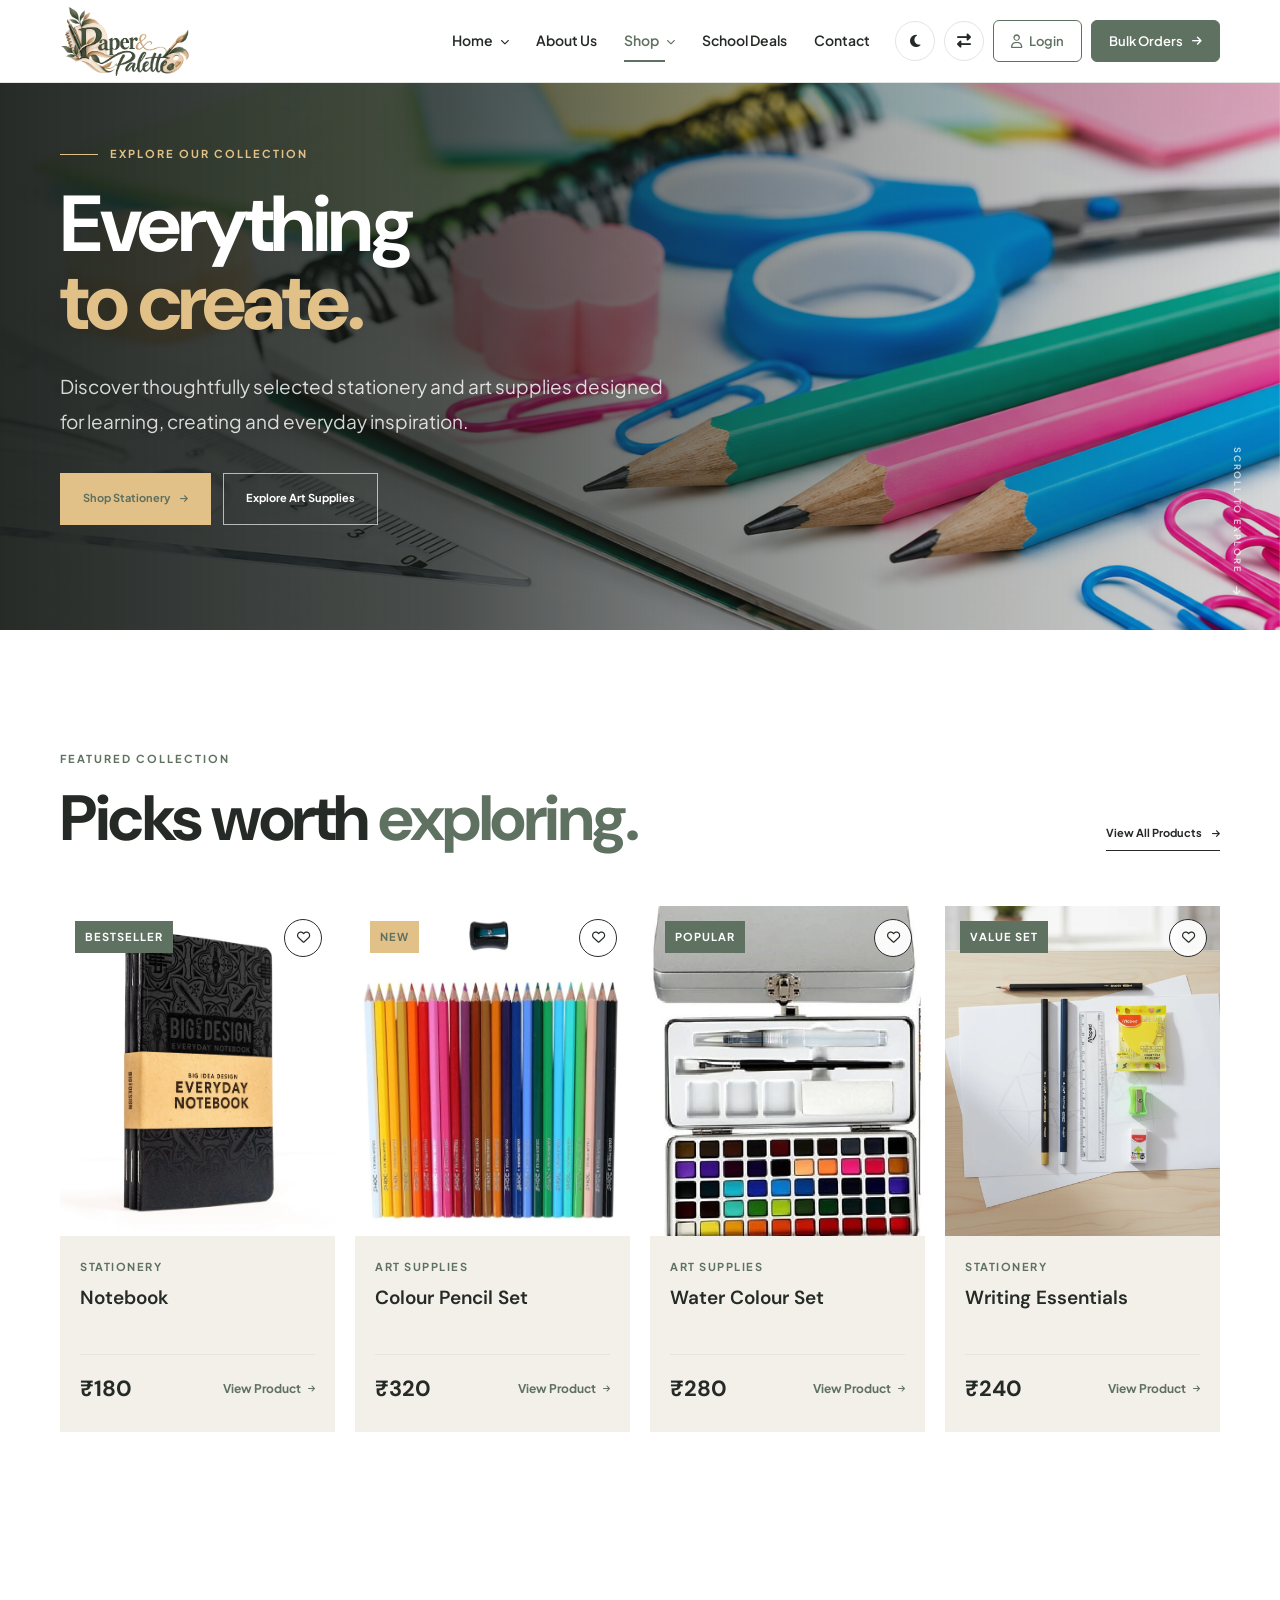
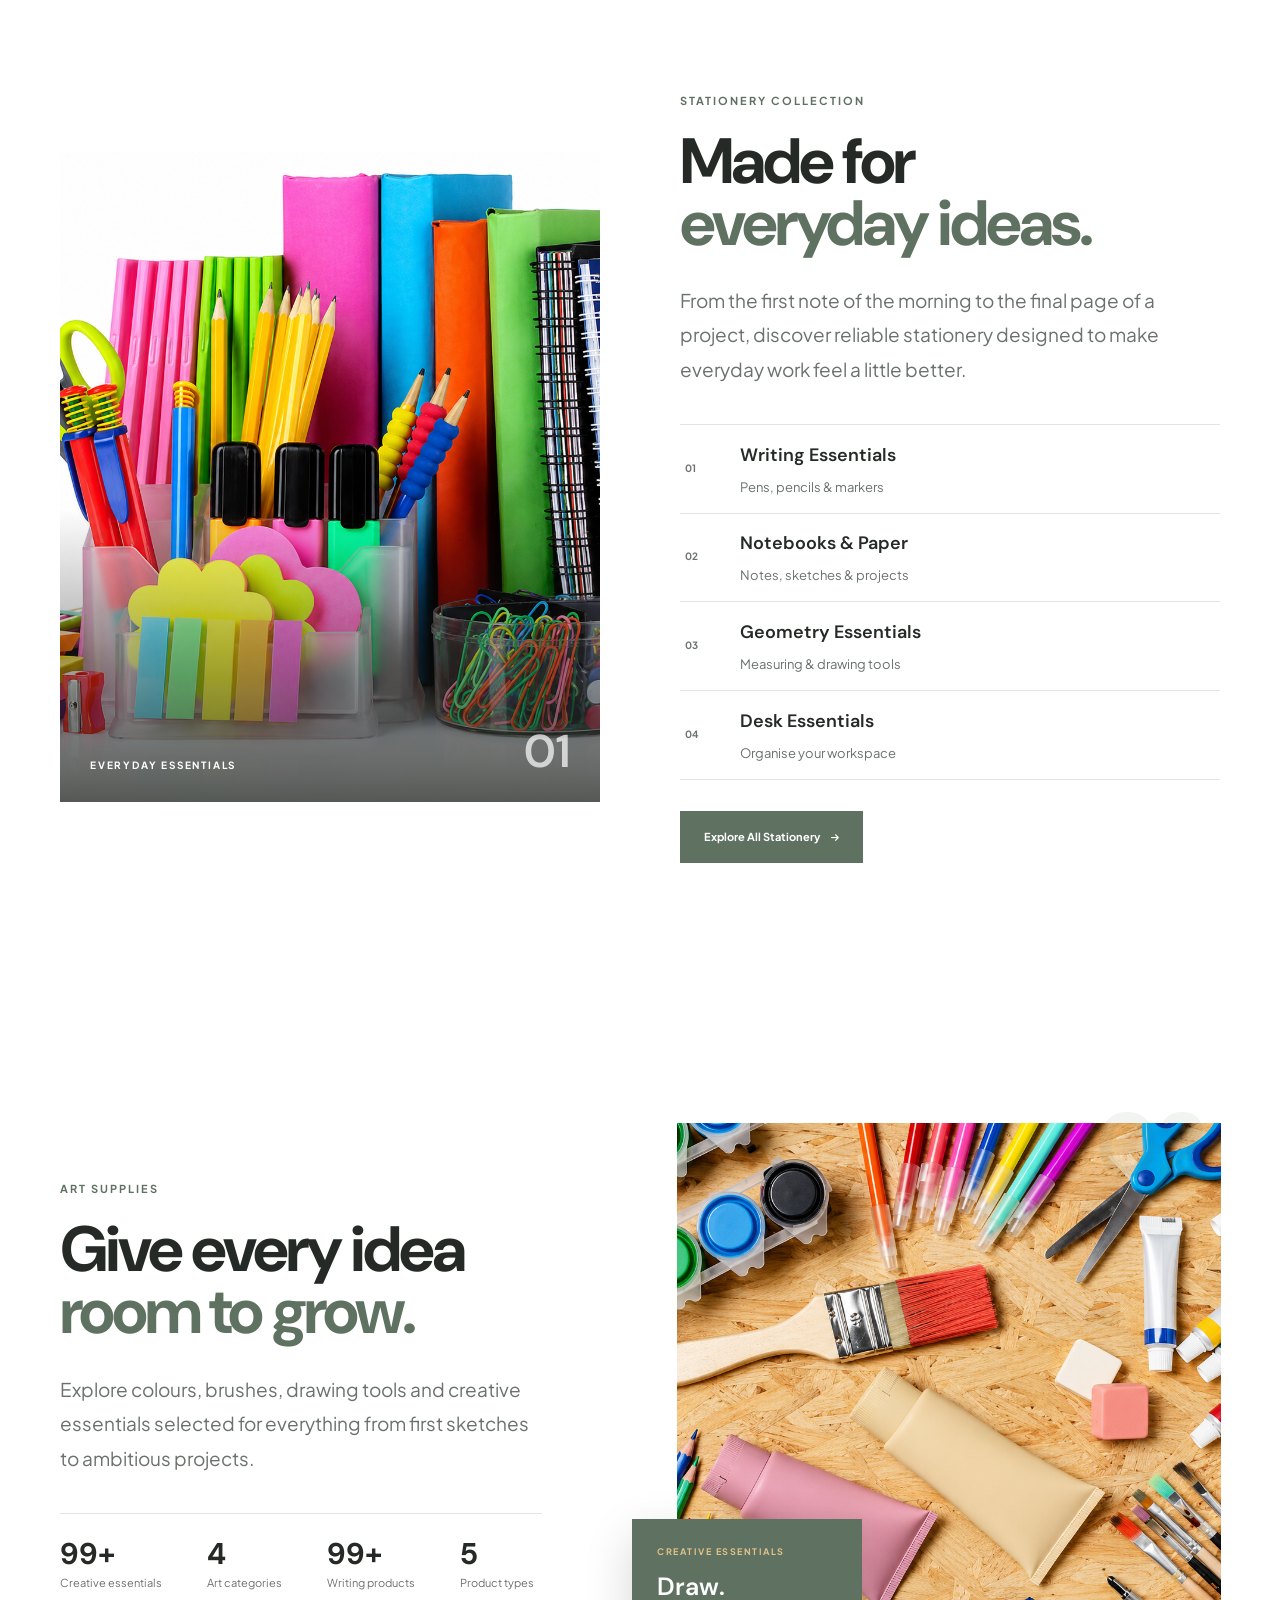
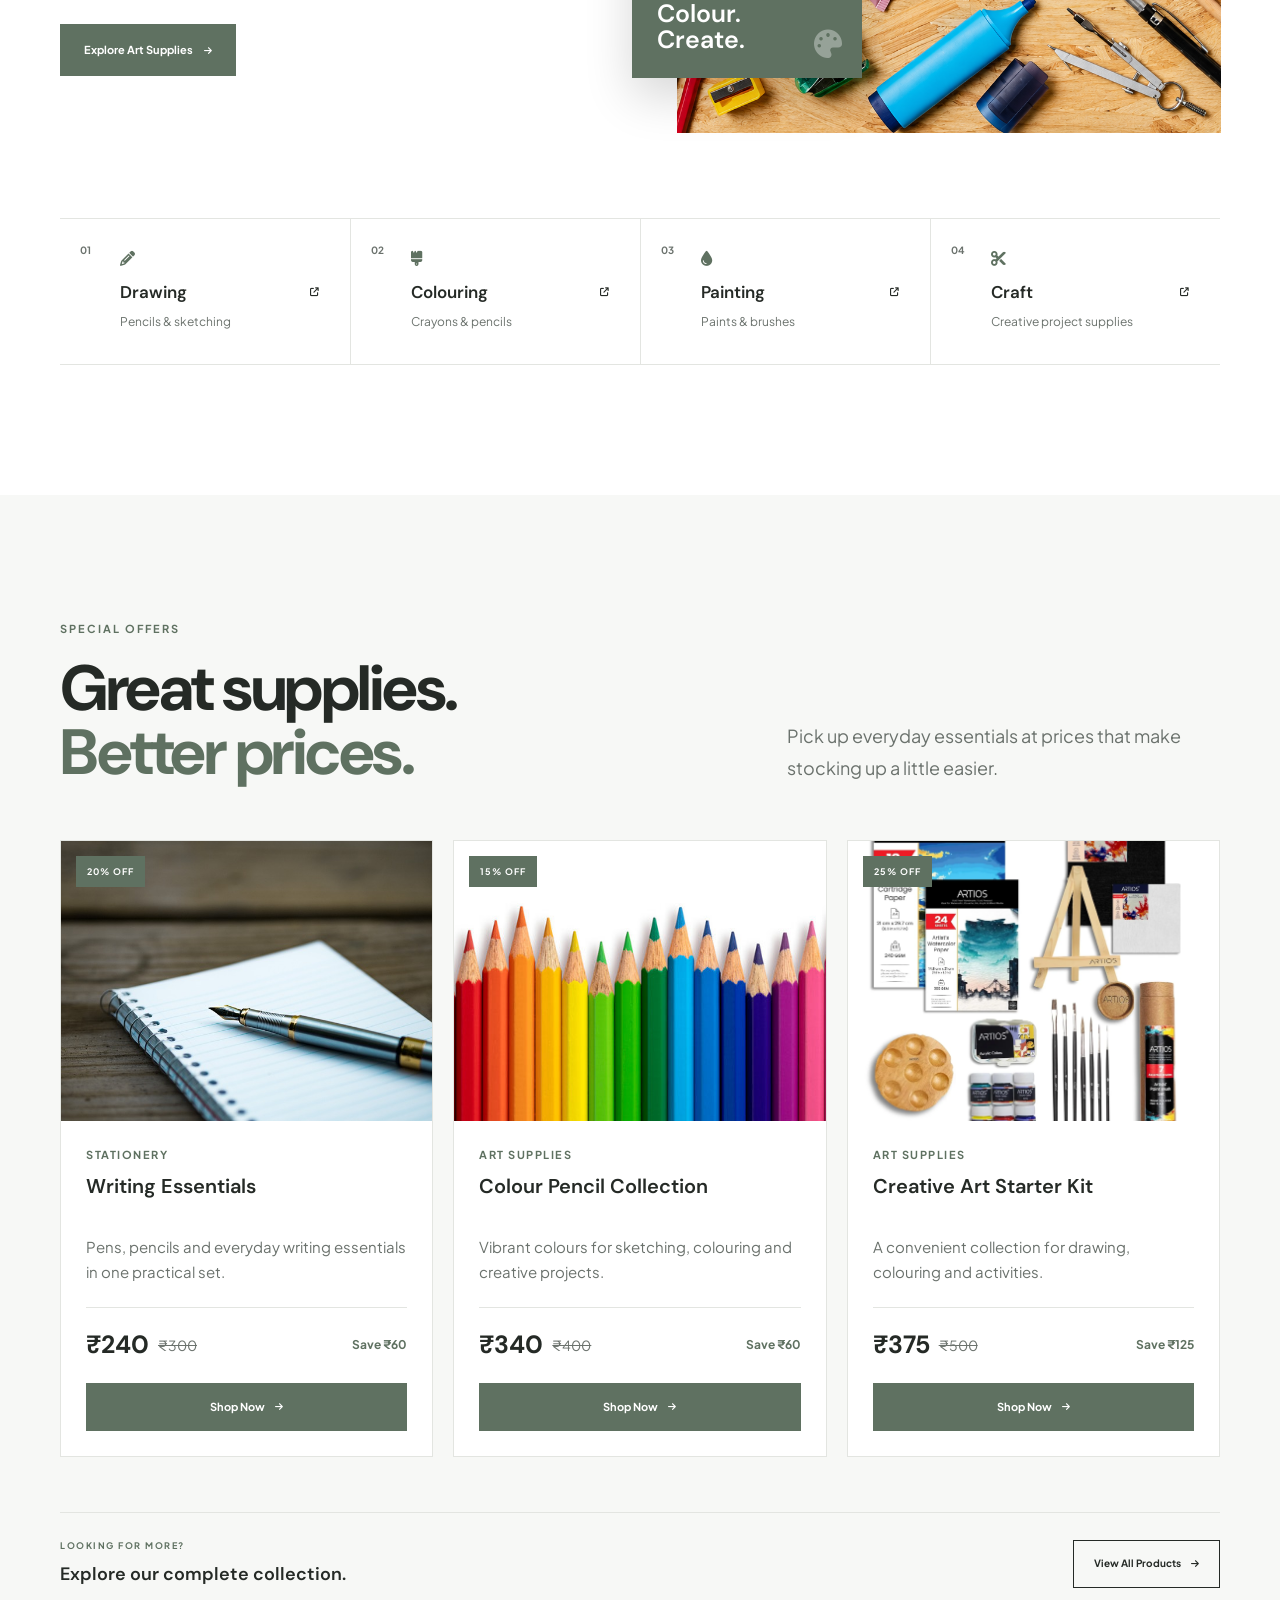
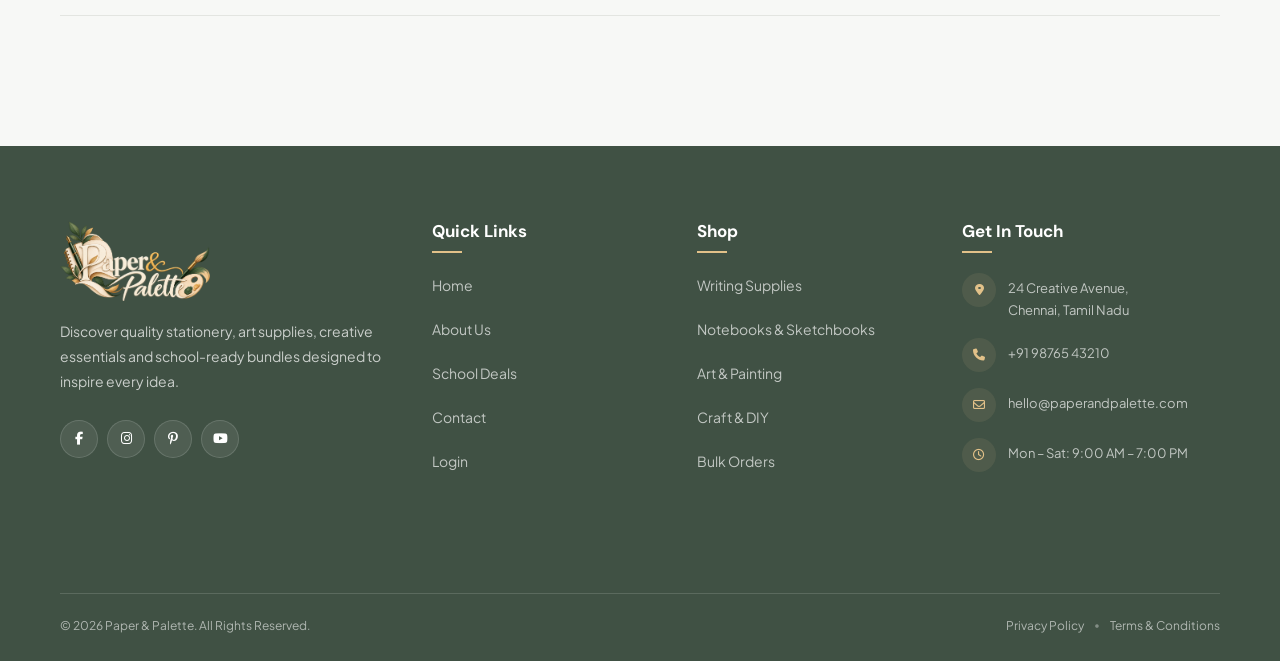
<file: writing-supplies.html>
<!DOCTYPE html>
<html lang="en">

<head>
    <meta charset="UTF-8">
    <meta name="viewport" content="width=device-width, initial-scale=1.0">

    <title>Paper & Palette</title>

    <!-- SEO -->
    <meta name="description"
        content="Paper & Palette - Shop premium stationery, notebooks, sketchbooks, art supplies, painting materials, and craft kits.">
    <meta name="keywords"
        content="stationery, art supplies, notebooks, sketchbooks, painting supplies, craft kits, school supplies">
    <meta name="author" content="Paper & Palette">

    <!-- Favicon -->
    <link rel="icon" href="images/logo.png" type="image/png">

    <!-- Google Fonts -->
    <link rel="preconnect" href="https://fonts.googleapis.com">
    <link rel="preconnect" href="https://fonts.gstatic.com" crossorigin>

    <link
        href="https://fonts.googleapis.com/css2?family=DM+Sans:wght@400;500;600;700&family=Plus+Jakarta+Sans:wght@400;500;600;700&display=swap"
        rel="stylesheet">

    <!-- Font Awesome -->
    <link rel="stylesheet" href="https://cdnjs.cloudflare.com/ajax/libs/font-awesome/6.5.2/css/all.min.css">

    <!-- Main CSS -->
    <link rel="stylesheet" href="css/style.css">
</head>

<body>

    <script>
        (function () {
            try {
                if (localStorage.getItem("paperPaletteTheme") === "dark") {
                    document.body.classList.add("dark-mode");
                }
                document.body.classList.add("js-anim-ready");
            } catch (error) { }
        })();
    </script>


    <!-- =====================================================
         HEADER
    ====================================================== -->

    <header class="site-header">

        <div class="container">

            <div class="navbar">


                <!-- =================================================
                     LOGO
                ================================================== -->

                <a href="index.html" class="site-logo" aria-label="Paper & Palette Home">

                    <img src="images/logo.png" class="logo-default" alt="Paper & Palette">

                    <img src="images/logo-dark.png" class="logo-light" alt="Paper & Palette">


                </a>


                <!-- =================================================
                     MAIN NAVIGATION
                ================================================== -->

                <nav class="main-nav" id="mainNav" aria-label="Main Navigation">

                    <ul class="nav-list">


                        <!-- =========================
                             HOME
                        ========================== -->

                        <li class="nav-item has-dropdown">

                            <a href="#" class="nav-link dropdown-trigger">

                                <span>Home</span>

                                <i class="fa-solid fa-chevron-down dropdown-icon"></i>

                            </a>


                            <ul class="nav-dropdown">

                                <li>
                                    <a href="index.html">
                                        Home 1
                                    </a>
                                </li>

                                <li>
                                    <a href="home-2.html">
                                        Home 2
                                    </a>
                                </li>

                            </ul>

                        </li>


                        <!-- =========================
                             ABOUT US
                        ========================== -->

                        <li class="nav-item">

                            <a href="about.html" class="nav-link">

                                About Us

                            </a>

                        </li>


                        <!-- =========================
                             SHOP
                        ========================== -->

                        <li class="nav-item has-dropdown">

                            <a href="#" class="nav-link dropdown-trigger active">

                                <span>Shop</span>

                                <i class="fa-solid fa-chevron-down dropdown-icon"></i>

                            </a>


                            <ul class="nav-dropdown shop-dropdown">


                                <!-- Writing Supplies -->

                                <li>
                                    <a href="writing-supplies.html" class="active">

                                        Writing Supplies

                                    </a>
                                </li>


                                <!-- Notebooks -->

                                <li>
                                    <a href="notebooks-sketchbooks.html">

                                        Notebooks &amp; Sketchbooks

                                    </a>
                                </li>


                                <!-- Art & Painting -->

                                <li>
                                    <a href="art-painting.html">

                                        Art &amp; Painting

                                    </a>
                                </li>


                                <!-- Craft & DIY -->

                                <li>
                                    <a href="craft-diy.html">

                                        Craft &amp; DIY

                                    </a>
                                </li>


                            </ul>

                        </li>


                        <!-- =========================
                             SCHOOL DEALS
                        ========================== -->

                        <li class="nav-item">

                            <a href="school-deals.html" class="nav-link">

                                School Deals

                            </a>

                        </li>


                        <!-- =========================
                             CONTACT
                        ========================== -->

                        <li class="nav-item">

                            <a href="contact.html" class="nav-link">

                                Contact

                            </a>

                        </li>

                    </ul>


                    <!-- =================================================
                         MOBILE MENU ACTIONS
                         These appear only inside hamburger menu
                    ================================================== -->

                    <div class="mobile-menu-actions">


                        <!-- =========================
                             DARK MODE
                        ========================== -->

                        <button type="button" class="mobile-action-btn" id="mobileThemeToggle">

                            <span>

                                <i class="fa-solid fa-moon action-icon"></i>

                            </span>

                            <i class="fa-solid fa-chevron-right action-arrow"></i>

                        </button>


                        <!-- =========================
                             RTL MODE
                        ========================== -->

                        <button type="button" class="mobile-action-btn" id="mobileRtlToggle">

                            <span>
                                <i class="fa-solid fa-right-left action-icon"></i>
                            </span>

                        </button>


                        <!-- =========================
                             LOGIN
                        ========================== -->

                        <a href="login.html" class="mobile-login-btn">

                            <span>

                                <i class="fa-regular fa-user action-icon"></i>

                                <span>Login</span>

                            </span>

                            <i class="fa-solid fa-arrow-right action-arrow"></i>

                        </a>


                        <!-- =========================
                             BULK ORDERS
                        ========================== -->

                        <a href="bulk-orders.html" class="mobile-bulk-btn">

                            <span>
                                Bulk Orders
                            </span>

                            <i class="fa-solid fa-arrow-right"></i>

                        </a>


                    </div>

                </nav>


                <!-- =================================================
                     HEADER ACTIONS
                     Desktop only
                ================================================== -->

                <div class="navbar-actions">


                    <!-- Desktop Actions -->

                    <div class="desktop-actions">


                        <!-- Dark Mode -->

                        <button type="button" class="nav-icon-btn" id="themeToggle" aria-label="Toggle Dark Mode"
                            title="Dark Mode">

                            <i class="fa-solid fa-moon"></i>

                        </button>


                        <!-- RTL -->

                        <button type="button" class="nav-icon-btn" id="rtlToggle" aria-label="Toggle RTL Mode"
                            title="RTL Mode">

                            <i class="fa-solid fa-right-left"></i>

                        </button>


                        <!-- Login -->

                        <a href="login.html" class="login-btn">

                            <i class="fa-regular fa-user"></i>

                            <span>
                                Login
                            </span>

                        </a>


                        <!-- Bulk Orders -->

                        <a href="bulk-orders.html" class="bulk-orders-btn">

                            <span>
                                Bulk Orders
                            </span>

                            <i class="fa-solid fa-arrow-right"></i>

                        </a>

                    </div>


                    <!-- =================================================
                         MOBILE MENU TOGGLE
                    ================================================== -->

                    <button type="button" class="menu-toggle" id="menuToggle" aria-label="Open Menu"
                        aria-expanded="false">

                        <span></span>
                        <span></span>
                        <span></span>

                    </button>

                </div>

            </div>

        </div>

    </header>


    <main>

        <!-- =====================================================
     SHOP PAGE — HERO
====================================================== -->

        <section class="shop-hero">

            <div class="shop-hero-bg">

                <img src="images/ws-hero.jpg" alt="Stationery and art supplies collection">

            </div>


            <div class="shop-hero-overlay"></div>


            <div class="container">

                <div class="shop-hero-content">

                    <span class="shop-hero-label">
                        EXPLORE OUR COLLECTION
                    </span>

                    <h1>
                        Everything
                        <span>to create.</span>
                    </h1>

                    <p>
                        Discover thoughtfully selected stationery and
                        art supplies designed for learning, creating
                        and everyday inspiration.
                    </p>


                    <div class="shop-hero-buttons">

                        <a href="#stationery" class="shop-hero-btn shop-hero-btn-primary">

                            Shop Stationery

                            <i class="fa-solid fa-arrow-right"></i>

                        </a>


                        <a href="#art-supplies" class="shop-hero-btn shop-hero-btn-secondary">

                            Explore Art Supplies

                        </a>

                    </div>

                </div>

            </div>


            <!-- Scroll Indicator -->

            <div class="shop-hero-scroll">

                <span>
                    SCROLL TO EXPLORE
                </span>

                <i class="fa-solid fa-arrow-down"></i>

            </div>

        </section>



        <!-- =====================================================
     SHOP PAGE — FEATURED PRODUCTS
====================================================== -->

        <section class="shop-featured-section">

            <div class="container">

                <!-- Section Heading -->

                <div class="shop-section-heading">

                    <div>

                        <span class="shop-section-label">
                            FEATURED COLLECTION
                        </span>

                        <h2>
                            Picks worth
                            <em>exploring.</em>
                        </h2>

                    </div>

                    <a href="#" class="shop-view-all">

                        View All Products

                        <i class="fa-solid fa-arrow-right"></i>

                    </a>

                </div>


                <!-- Product Grid -->

                <div class="shop-featured-grid">


                    <!-- Product 01 -->

                    <article class="shop-product-card">

                        <div class="shop-product-image">

                            <span class="shop-product-badge">
                                BESTSELLER
                            </span>

                            <button type="button" class="shop-product-wishlist" aria-label="Add to wishlist">

                                <i class="fa-regular fa-heart"></i>

                            </button>

                            <img src="images/w1.jpg" alt="Premium notebook">

                        </div>


                        <div class="shop-product-content">

                            <span class="shop-product-category">
                                STATIONERY
                            </span>

                            <h3>
                                Notebook
                            </h3>

                            <div class="shop-product-meta">

                                <strong>
                                    ₹180
                                </strong>

                                <a href="product-details.html">

                                    View Product

                                    <i class="fa-solid fa-arrow-right"></i>

                                </a>

                            </div>

                        </div>

                    </article>


                    <!-- Product 02 -->

                    <article class="shop-product-card">

                        <div class="shop-product-image">

                            <span class="shop-product-badge shop-product-new">
                                NEW
                            </span>

                            <button type="button" class="shop-product-wishlist" aria-label="Add to wishlist">

                                <i class="fa-regular fa-heart"></i>

                            </button>

                            <img src="images/w2.jpg" alt="Colour pencil set">

                        </div>


                        <div class="shop-product-content">

                            <span class="shop-product-category">
                                ART SUPPLIES
                            </span>

                            <h3>
                                Colour Pencil Set
                            </h3>

                            <div class="shop-product-meta">

                                <strong>
                                    ₹320
                                </strong>

                                <a href="product-details.html">

                                    View Product

                                    <i class="fa-solid fa-arrow-right"></i>

                                </a>

                            </div>

                        </div>

                    </article>


                    <!-- Product 03 -->

                    <article class="shop-product-card">

                        <div class="shop-product-image">

                            <span class="shop-product-badge">
                                POPULAR
                            </span>

                            <button type="button" class="shop-product-wishlist" aria-label="Add to wishlist">

                                <i class="fa-regular fa-heart"></i>

                            </button>

                            <img src="images/w3.jpg" alt="Water colour set">

                        </div>


                        <div class="shop-product-content">

                            <span class="shop-product-category">
                                ART SUPPLIES
                            </span>

                            <h3>
                                Water Colour Set
                            </h3>

                            <div class="shop-product-meta">

                                <strong>
                                    ₹280
                                </strong>

                                <a href="product-details.html">

                                    View Product

                                    <i class="fa-solid fa-arrow-right"></i>

                                </a>

                            </div>

                        </div>

                    </article>


                    <!-- Product 04 -->

                    <article class="shop-product-card">

                        <div class="shop-product-image">

                            <span class="shop-product-badge">
                                VALUE SET
                            </span>

                            <button type="button" class="shop-product-wishlist" aria-label="Add to wishlist">

                                <i class="fa-regular fa-heart"></i>

                            </button>

                            <img src="images/w4.jpg" alt="Writing stationery set">

                        </div>


                        <div class="shop-product-content">

                            <span class="shop-product-category">
                                STATIONERY
                            </span>

                            <h3>
                                Writing Essentials
                            </h3>

                            <div class="shop-product-meta">

                                <strong>
                                    ₹240
                                </strong>

                                <a href="product-details.html">

                                    View Product

                                    <i class="fa-solid fa-arrow-right"></i>

                                </a>

                            </div>

                        </div>

                    </article>

                </div>

            </div>

        </section>

        <!-- =====================================================
     SHOP PAGE — STATIONERY
====================================================== -->

        <section class="shop-stationery-section" id="stationery">

            <div class="container">

                <div class="shop-stationery-layout">

                    <!-- Left Visual -->

                    <div class="shop-stationery-visual">

                        <img src="images/shop-stationery.jpg" alt="Premium stationery collection">

                        <div class="shop-stationery-visual-label">

                            <span>
                                EVERYDAY ESSENTIALS
                            </span>

                            <strong>
                                01
                            </strong>

                        </div>

                    </div>


                    <!-- Right Content -->

                    <div class="shop-stationery-content">

                        <span class="shop-section-label">
                            STATIONERY COLLECTION
                        </span>

                        <h2>
                            Made for
                            <em>everyday ideas.</em>
                        </h2>

                        <p>
                            From the first note of the morning to the
                            final page of a project, discover reliable
                            stationery designed to make everyday work
                            feel a little better.
                        </p>


                        <!-- Categories -->

                        <div class="shop-stationery-categories">

                            <a href="#">

                                <span class="shop-stationery-number">
                                    01
                                </span>

                                <div>

                                    <strong>
                                        Writing Essentials
                                    </strong>

                                    <small>
                                        Pens, pencils & markers
                                    </small>

                                </div>

                                <i class="fa-solid fa-arrow-right"></i>

                            </a>


                            <a href="#">

                                <span class="shop-stationery-number">
                                    02
                                </span>

                                <div>

                                    <strong>
                                        Notebooks & Paper
                                    </strong>

                                    <small>
                                        Notes, sketches & projects
                                    </small>

                                </div>

                                <i class="fa-solid fa-arrow-right"></i>

                            </a>


                            <a href="#">

                                <span class="shop-stationery-number">
                                    03
                                </span>

                                <div>

                                    <strong>
                                        Geometry Essentials
                                    </strong>

                                    <small>
                                        Measuring & drawing tools
                                    </small>

                                </div>

                                <i class="fa-solid fa-arrow-right"></i>

                            </a>


                            <a href="#">

                                <span class="shop-stationery-number">
                                    04
                                </span>

                                <div>

                                    <strong>
                                        Desk Essentials
                                    </strong>

                                    <small>
                                        Organise your workspace
                                    </small>

                                </div>

                                <i class="fa-solid fa-arrow-right"></i>

                            </a>

                        </div>


                        <a href="shop.html?category=stationery" class="shop-stationery-button">

                            Explore All Stationery

                            <i class="fa-solid fa-arrow-right"></i>

                        </a>

                    </div>

                </div>

            </div>

        </section>

        <!-- =====================================================
     SHOP PAGE — ART SUPPLIES
====================================================== -->

        <section class="shop-art-section" id="art-supplies">

            <div class="container">

                <div class="shop-art-layout">

                    <!-- LEFT CONTENT -->

                    <div class="shop-art-content">

                        <span class="shop-section-label">
                            ART SUPPLIES
                        </span>

                        <h2>
                            Give every idea
                            <em>room to grow.</em>
                        </h2>

                        <p>
                            Explore colours, brushes, drawing tools and
                            creative essentials selected for everything
                            from first sketches to ambitious projects.
                        </p>


                        <div class="shop-art-stats">

                            <div>

                                <strong>
                                    100+
                                </strong>

                                <span>
                                    Creative essentials
                                </span>

                            </div>

                            <div>

                                <strong>
                                    04
                                </strong>

                                <span>
                                    Art categories
                                </span>

                            </div>

                            <div>

                                <strong>
                                    100+
                                </strong>

                                <span>
                                    Writing products
                                </span>

                            </div>


                            <div>

                                <strong>
                                    05
                                </strong>

                                <span>
                                    Product types
                                </span>

                            </div>

                        </div>


                        <a href="#" class="shop-art-button">

                            Explore Art Supplies

                            <i class="fa-solid fa-arrow-right"></i>

                        </a>

                    </div>


                    <!-- RIGHT VISUAL -->

                    <div class="shop-art-visual">

                        <div class="shop-art-main-image">

                            <img src="images/shop-art-supplies.jpg" alt="Art supplies collection">

                        </div>


                        <div class="shop-art-floating-card">

                            <span>
                                CREATIVE ESSENTIALS
                            </span>

                            <strong>
                                Draw.
                                Colour.
                                Create.
                            </strong>

                            <i class="fa-solid fa-palette"></i>

                        </div>


                        <div class="shop-art-number">
                            02
                        </div>

                    </div>

                </div>


                <!-- ART CATEGORY STRIP -->

                <div class="shop-art-categories">

                    <a href="#">

                        <span>01</span>

                        <div>

                            <i class="fa-solid fa-pencil"></i>

                            <strong>
                                Drawing
                            </strong>

                            <small>
                                Pencils & sketching
                            </small>

                        </div>

                        <i class="fa-solid fa-arrow-up-right-from-square"></i>

                    </a>


                    <a href="#">

                        <span>02</span>

                        <div>

                            <i class="fa-solid fa-brush"></i>

                            <strong>
                                Colouring
                            </strong>

                            <small>
                                Crayons & pencils
                            </small>

                        </div>

                        <i class="fa-solid fa-arrow-up-right-from-square"></i>

                    </a>


                    <a href="#">

                        <span>03</span>

                        <div>

                            <i class="fa-solid fa-droplet"></i>

                            <strong>
                                Painting
                            </strong>

                            <small>
                                Paints & brushes
                            </small>

                        </div>

                        <i class="fa-solid fa-arrow-up-right-from-square"></i>

                    </a>


                    <a href="#">

                        <span>04</span>

                        <div>

                            <i class="fa-solid fa-scissors"></i>

                            <strong>
                                Craft
                            </strong>

                            <small>
                                Creative project supplies
                            </small>

                        </div>

                        <i class="fa-solid fa-arrow-up-right-from-square"></i>

                    </a>

                </div>

            </div>

        </section>

        <!-- =====================================================
     SHOP PAGE — SPECIAL OFFERS
====================================================== -->

        <section class="shop-offers-section">

            <div class="container">

                <!-- Heading -->

                <div class="shop-offers-heading">

                    <div>

                        <span class="shop-section-label">
                            SPECIAL OFFERS
                        </span>

                        <h2>
                            Great supplies.
                            <em>Better prices.</em>
                        </h2>

                    </div>

                    <p>
                        Pick up everyday essentials at prices
                        that make stocking up a little easier.
                    </p>

                </div>


                <!-- Offers -->

                <div class="shop-offers-grid">


                    <!-- Offer 01 -->

                    <article class="shop-offer-card">

                        <div class="shop-offer-image">

                            <span class="shop-offer-discount">
                                20% OFF
                            </span>

                            <img src="images/wn-1.jpg" alt="Writing essentials set">

                        </div>


                        <div class="shop-offer-content">

                            <span class="shop-offer-category">
                                STATIONERY
                            </span>

                            <h3>
                                Writing Essentials
                            </h3>

                            <p>
                                Pens, pencils and everyday writing
                                essentials in one practical set.
                            </p>


                            <div class="shop-offer-price">

                                <strong>
                                    ₹240
                                </strong>

                                <del>
                                    ₹300
                                </del>

                                <span>
                                    Save ₹60
                                </span>

                            </div>


                            <a href="product-details.html" class="shop-offer-button">

                                Shop Now

                                <i class="fa-solid fa-arrow-right"></i>

                            </a>

                        </div>

                    </article>


                    <!-- Offer 02 -->

                    <article class="shop-offer-card">

                        <div class="shop-offer-image">

                            <span class="shop-offer-discount">
                                15% OFF
                            </span>

                            <img src="images/wn-2.jpg" alt="Colour pencil collection">

                        </div>


                        <div class="shop-offer-content">

                            <span class="shop-offer-category">
                                ART SUPPLIES
                            </span>

                            <h3>
                                Colour Pencil Collection
                            </h3>

                            <p>
                                Vibrant colours for sketching,
                                colouring and creative projects.
                            </p>


                            <div class="shop-offer-price">

                                <strong>
                                    ₹340
                                </strong>

                                <del>
                                    ₹400
                                </del>

                                <span>
                                    Save ₹60
                                </span>

                            </div>


                            <a href="product-details.html" class="shop-offer-button">

                                Shop Now

                                <i class="fa-solid fa-arrow-right"></i>

                            </a>

                        </div>

                    </article>


                    <!-- Offer 03 -->

                    <article class="shop-offer-card">

                        <div class="shop-offer-image">

                            <span class="shop-offer-discount">
                                25% OFF
                            </span>

                            <img src="images/wn-3.jpg" alt="Creative art kit">

                        </div>


                        <div class="shop-offer-content">

                            <span class="shop-offer-category">
                                ART SUPPLIES
                            </span>

                            <h3>
                                Creative Art Starter Kit
                            </h3>

                            <p>
                                A convenient collection for drawing,
                                colouring and activities.
                            </p>


                            <div class="shop-offer-price">

                                <strong>
                                    ₹375
                                </strong>

                                <del>
                                    ₹500
                                </del>

                                <span>
                                    Save ₹125
                                </span>

                            </div>


                            <a href="product-details.html" class="shop-offer-button">

                                Shop Now

                                <i class="fa-solid fa-arrow-right"></i>

                            </a>

                        </div>

                    </article>

                </div>


                <!-- Bottom CTA -->

                <div class="shop-offers-bottom">

                    <div>

                        <span>
                            LOOKING FOR MORE?
                        </span>

                        <strong>
                            Explore our complete collection.
                        </strong>

                    </div>


                    <a href="shop.html" class="shop-offers-all-button">

                        View All Products

                        <i class="fa-solid fa-arrow-right"></i>

                    </a>

                </div>

            </div>

        </section>


    </main>


    <!-- =====================================================
     FOOTER
====================================================== -->

    <footer class="site-footer">

        <div class="container">

            <div class="footer-grid">


                <!-- =========================================
                 BRAND
            ========================================== -->

                <div class="footer-brand">

                    <a href="index.html" class="footer-logo">

                        <img src="images/logo-dark.png" class="logo-default" alt="Paper & Palette">

                        <img src="images/logo-dark.png" class="logo-light" alt="Paper & Palette">

                    </a>

                    <p>
                        Discover quality stationery, art supplies,
                        creative essentials and school-ready bundles
                        designed to inspire every idea.
                    </p>


                    <!-- Social Links -->

                    <div class="footer-socials">

                        <a href="#" aria-label="Facebook" title="Facebook">

                            <i class="fa-brands fa-facebook-f"></i>

                        </a>

                        <a href="#" aria-label="Instagram" title="Instagram">

                            <i class="fa-brands fa-instagram"></i>

                        </a>

                        <a href="#" aria-label="Pinterest" title="Pinterest">

                            <i class="fa-brands fa-pinterest-p"></i>

                        </a>

                        <a href="#" aria-label="YouTube" title="YouTube">

                            <i class="fa-brands fa-youtube"></i>

                        </a>

                    </div>

                </div>


                <!-- =========================================
                 QUICK LINKS
            ========================================== -->

                <div class="footer-column">

                    <h4>
                        Quick Links
                    </h4>

                    <ul class="footer-links">

                        <li>
                            <a href="index.html">
                                Home
                            </a>
                        </li>

                        <li>
                            <a href="about.html">
                                About Us
                            </a>
                        </li>

                        <li>
                            <a href="school-deals.html">
                                School Deals
                            </a>
                        </li>

                        <li>
                            <a href="contact.html">
                                Contact
                            </a>
                        </li>

                        <li>
                            <a href="login.html">
                                Login
                            </a>
                        </li>

                    </ul>

                </div>


                <!-- =========================================
                 SHOP
            ========================================== -->

                <div class="footer-column">

                    <h4>
                        Shop
                    </h4>

                    <ul class="footer-links">

                        <li>
                            <a href="writing-supplies.html">
                                Writing Supplies
                            </a>
                        </li>

                        <li>
                            <a href="notebooks-sketchbooks.html">
                                Notebooks &amp; Sketchbooks
                            </a>
                        </li>

                        <li>
                            <a href="art-painting.html">
                                Art &amp; Painting
                            </a>
                        </li>

                        <li>
                            <a href="craft-diy.html">
                                Craft &amp; DIY
                            </a>
                        </li>

                        <li>
                            <a href="bulk-orders.html">
                                Bulk Orders
                            </a>
                        </li>

                    </ul>

                </div>


                <!-- =========================================
                 CONTACT
            ========================================== -->

                <div class="footer-column footer-contact">

                    <h4>
                        Get In Touch
                    </h4>


                    <div class="footer-contact-item">

                        <span class="footer-contact-icon">
                            <i class="fa-solid fa-location-dot"></i>
                        </span>

                        <p>
                            24 Creative Avenue,<br>
                            Chennai, Tamil Nadu
                        </p>

                    </div>


                    <div class="footer-contact-item">

                        <span class="footer-contact-icon">
                            <i class="fa-solid fa-phone"></i>
                        </span>

                        <a href="tel:+919876543210">
                            +91 98765 43210
                        </a>

                    </div>


                    <div class="footer-contact-item">

                        <span class="footer-contact-icon">
                            <i class="fa-regular fa-envelope"></i>
                        </span>

                        <a href="mailto:hello@paperandpalette.com">
                            hello@paperandpalette.com
                        </a>

                    </div>


                    <div class="footer-contact-item">

                        <span class="footer-contact-icon">
                            <i class="fa-regular fa-clock"></i>
                        </span>

                        <p>
                            Mon – Sat: 9:00 AM – 7:00 PM
                        </p>

                    </div>

                </div>

            </div>


            <!-- =========================================
             FOOTER BOTTOM
        ========================================== -->

            <div class="footer-bottom">

                <p>
                    © 2026 Paper &amp; Palette.
                    All Rights Reserved.
                </p>


                <div class="footer-bottom-links">

                    <a href="#">
                        Privacy Policy
                    </a>

                    <span>•</span>

                    <a href="#">
                        Terms &amp; Conditions
                    </a>

                </div>

            </div>

        </div>

    </footer>

    <!-- Scroll To Top -->

    <button class="scroll-top-btn" id="scrollTopBtn" aria-label="Scroll to top">

        <i class="fa-solid fa-arrow-up"></i>

    </button>

    <script src="js/main.js"></script>

</body>

</html>
</file>
